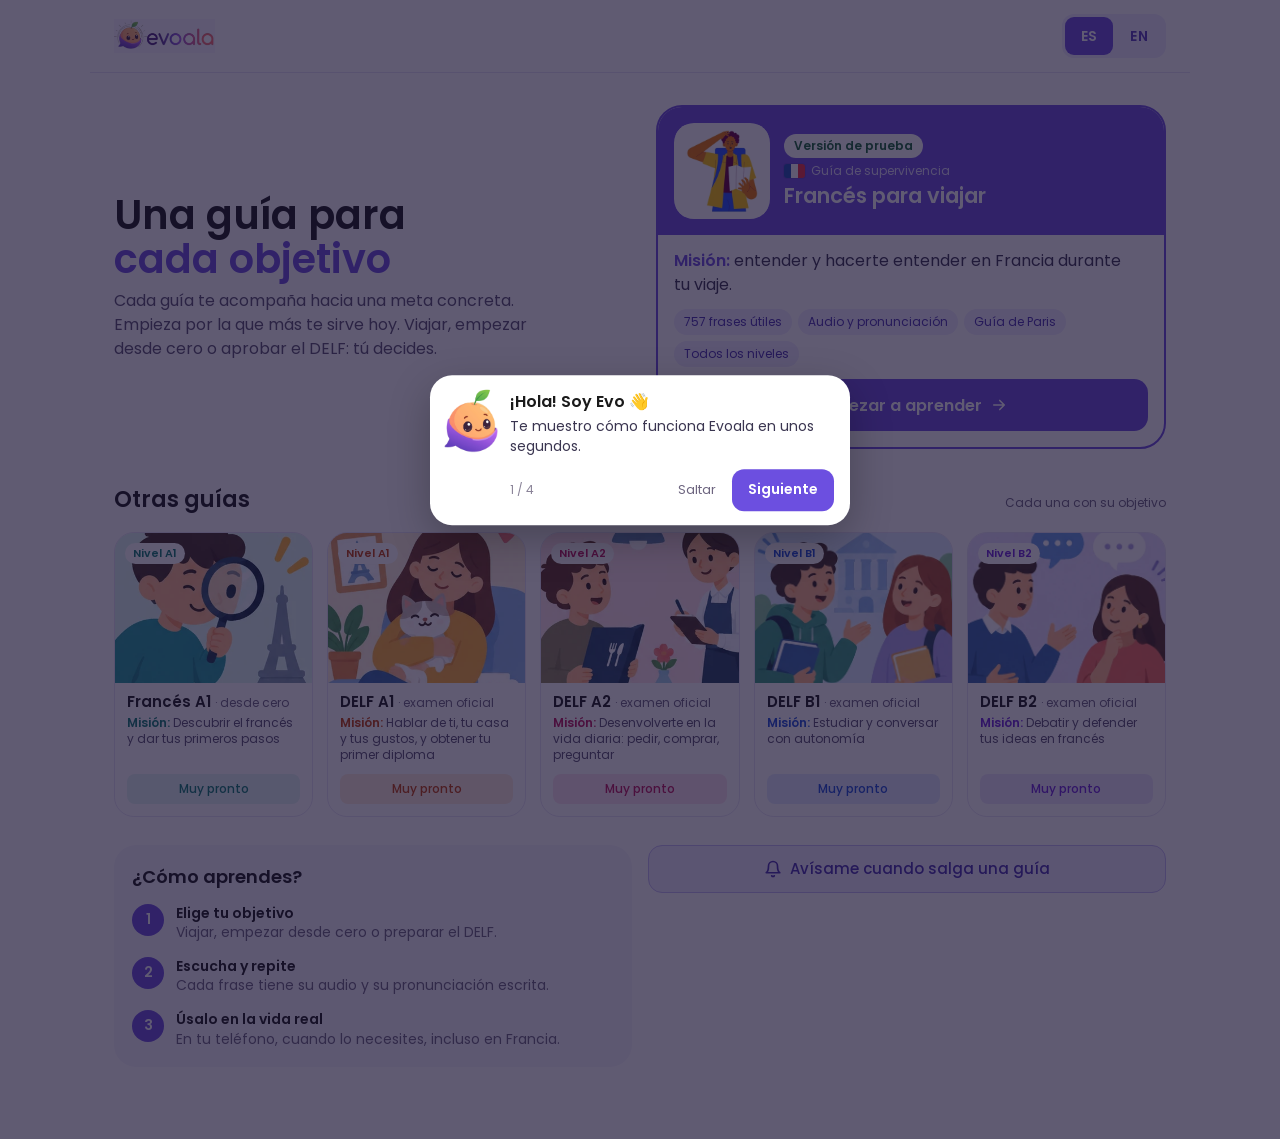
<file: index.html>
<!DOCTYPE html>
<html lang="es">
<head>
<meta charset="utf-8">
<meta name="viewport" content="width=device-width, initial-scale=1, viewport-fit=cover">
<title>Guía de supervivencia en Francia · Evoala</title>
<link href="https://fonts.googleapis.com/css2?family=Poppins:ital,wght@0,400;0,500;0,600;1,400&display=swap" rel="stylesheet">
<link rel="stylesheet" href="app.css">
</head>
<body>
<div class="app" id="app"></div>
<div class="toast" id="toast"></div>
<script src="app.js"></script>
</body>
</html>
</file>
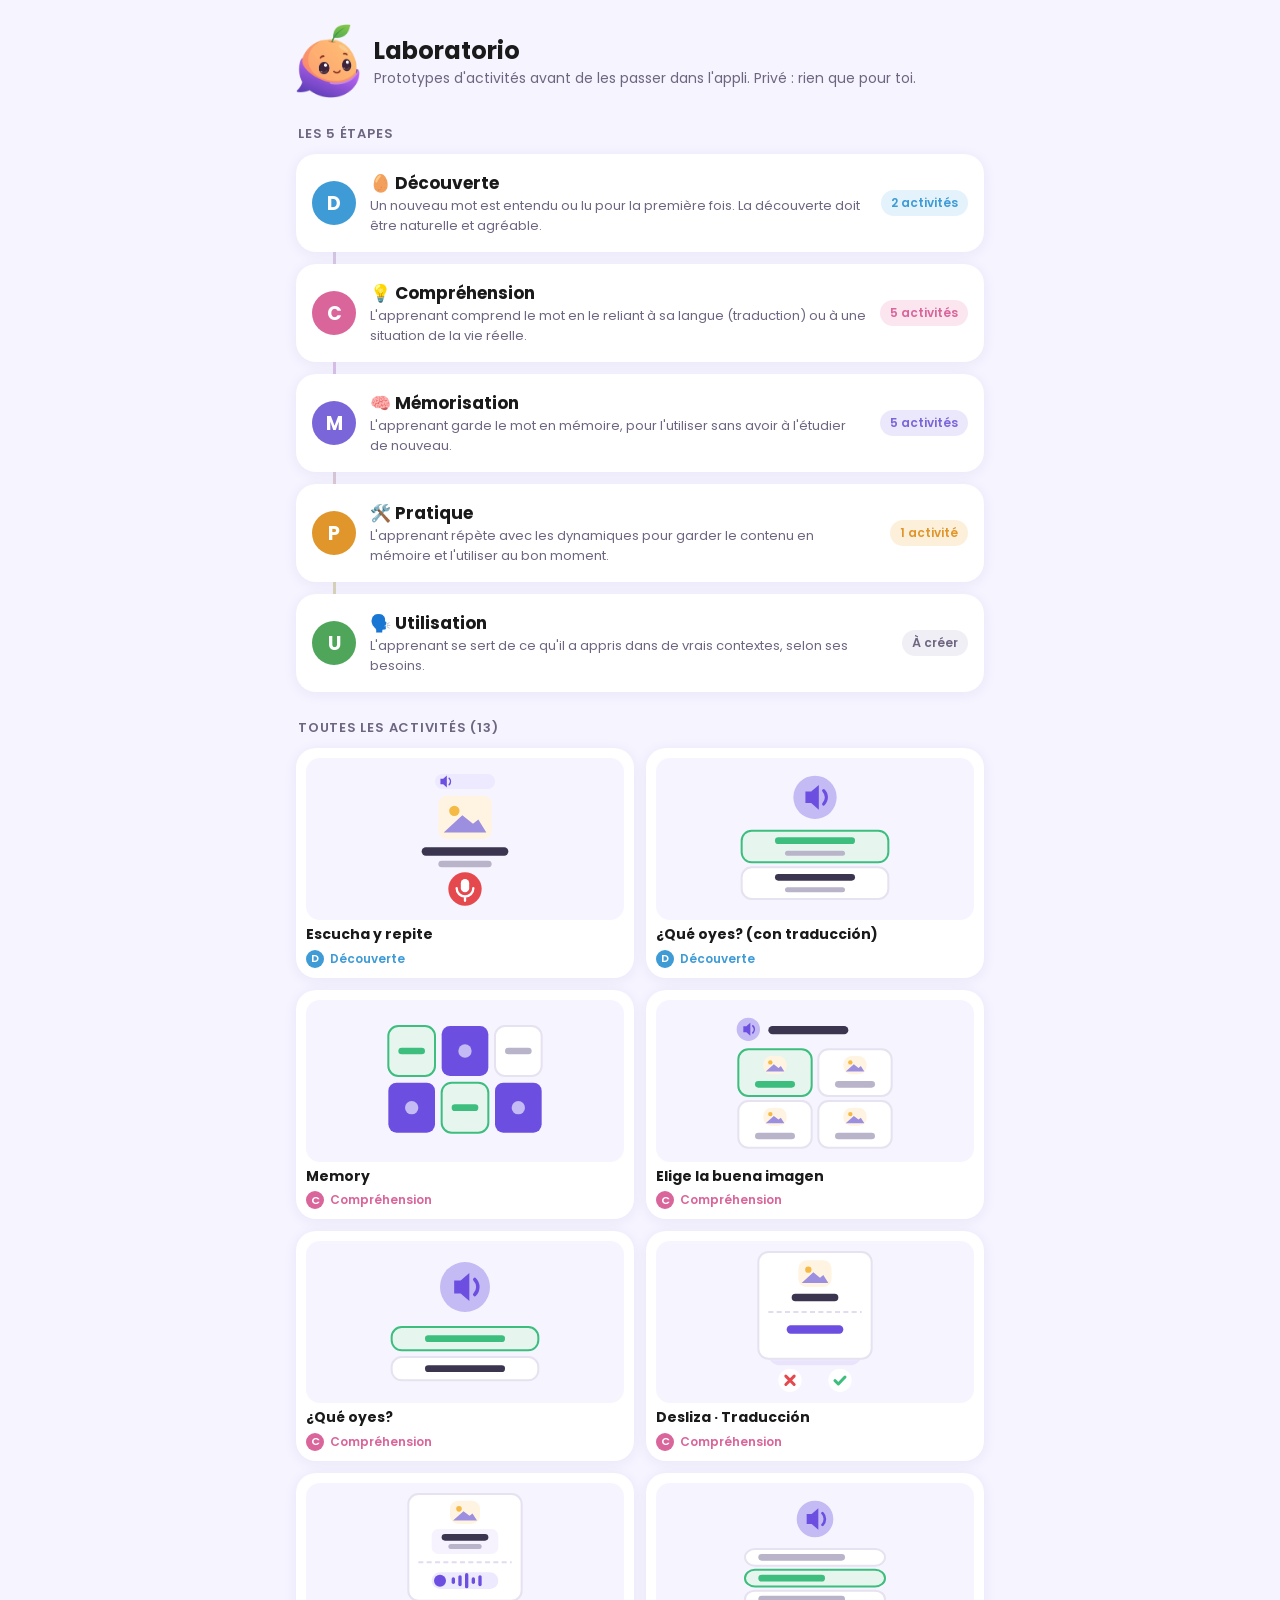
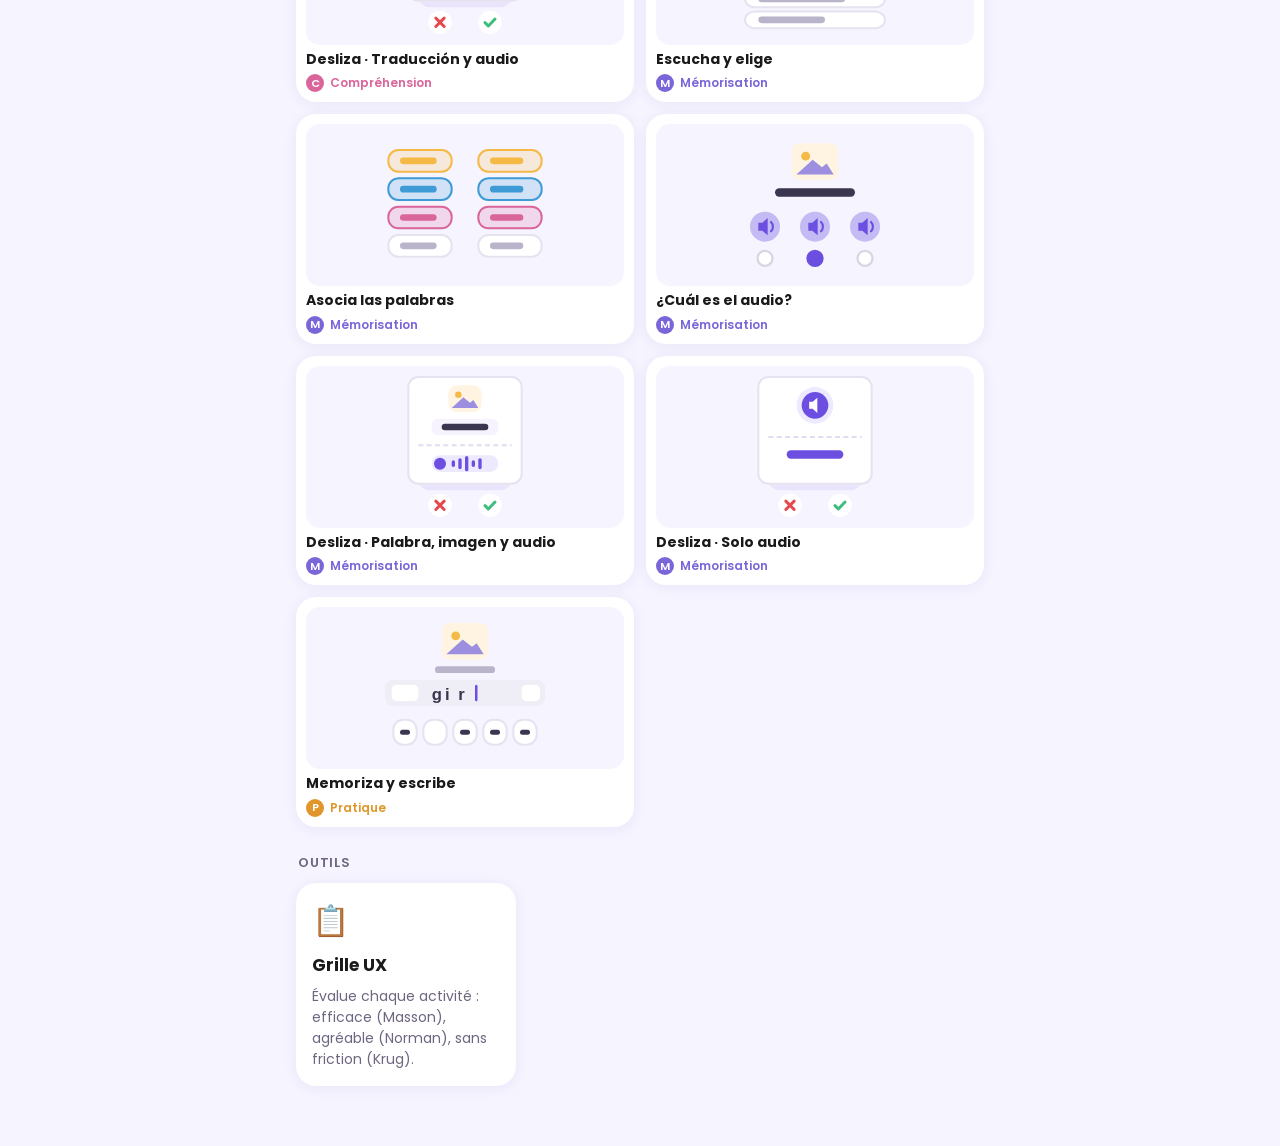
<file: lab/index.html>
<!doctype html>
<html lang="fr">
<head>
<meta charset="utf-8"><meta name="viewport" content="width=device-width,initial-scale=1">
<meta name="robots" content="noindex,nofollow"><link rel="apple-touch-icon" href="apple-touch-icon.png"><link rel="icon" href="icon-192.png"><link rel="manifest" href="manifest.webmanifest"><meta name="apple-mobile-web-app-title" content="Lab Evoala"><meta name="theme-color" content="#6C4FE0">
<title>Laboratorio · Evoala</title>
<link rel="stylesheet" href="lab.css">
<style>
  .hero{display:flex;gap:14px;align-items:center;margin:6px 0 22px}
  .hero img{width:64px}
  .hero h1{margin:0;font-size:24px}
  .sec{font-size:13px;font-weight:600;color:var(--gray);text-transform:uppercase;letter-spacing:.06em;margin:26px 2px 10px}

  /* Les 5 étapes : un parcours vertical relié par une ligne */
  .etapes{position:relative;display:grid;gap:12px}
  .etapes::before{content:"";position:absolute;left:37px;top:30px;bottom:30px;width:3px;border-radius:3px;
    background:linear-gradient(#3E9BD6,#D9659B,#7B66D9,#E0962A,#4FA65A);opacity:.35}
  .etape{position:relative;display:flex;align-items:center;gap:14px;text-decoration:none;color:inherit;transition:transform .15s}
  .etape:active{transform:scale(.98)}
  .lettre{width:44px;height:44px;flex:none;border-radius:50%;display:grid;place-items:center;font-weight:700;font-size:19px;color:#fff;
    background:var(--c);box-shadow:0 0 0 5px #fff}
  .etape .txt{flex:1;min-width:0}
  .etape b{font-size:17px;display:block}
  .etape .muted{font-size:13px;display:-webkit-box;-webkit-line-clamp:2;-webkit-box-orient:vertical;overflow:hidden}
  .nb{flex:none;font-size:12px;font-weight:600;padding:4px 10px;border-radius:999px;background:var(--f);color:var(--c);white-space:nowrap}
  .nb.vide{background:#F1EFF6;color:var(--gray)}
  .fleche{color:#C9C2E3;font-size:22px;flex:none}

  /* Page d'une étape */
  .tete{border-radius:var(--r);padding:18px;background:var(--f);margin-bottom:18px}
  .tete .row{gap:12px;flex-wrap:nowrap}
  .tete h1{margin:0;font-size:22px;color:var(--c)}
  .tete p{margin:10px 0 0;font-size:14px;line-height:1.5}
  .nav{display:flex;justify-content:space-between;gap:10px;margin-top:22px}
  .nav a{flex:1;text-decoration:none;font-size:14px;font-weight:600;padding:12px;border-radius:14px;background:#fff;color:var(--violet-dark);text-align:center;box-shadow:0 2px 10px rgba(60,40,140,.06)}

  .grid{display:grid;grid-template-columns:repeat(auto-fill,minmax(210px,1fr));gap:14px}
  .act{display:flex;flex-direction:column;gap:8px;text-decoration:none;color:inherit;transition:transform .15s}
  .act:active{transform:scale(.98)}
  .act .em{font-size:30px}
  /* aperçu : mini schéma de l'écran de l'activité */
  .ap{display:block;border-radius:14px;background:var(--lav2);padding:8px;margin:-4px -4px 2px}
  .ap svg{display:block;width:100%;height:auto;max-height:150px}
  /* menu de toutes les activités : 2 colonnes compactes */
  .menu{display:grid;grid-template-columns:1fr 1fr;gap:12px}
  .mini{display:flex;flex-direction:column;gap:6px;text-decoration:none;color:inherit;padding:10px}
  .mini b{font-size:14px;line-height:1.25}
  .mini .ap{margin:0;padding:6px}
  .mini .et{display:inline-flex;align-items:center;gap:6px;font-size:12px;font-weight:600;color:var(--c)}
  .mini .et i{width:18px;height:18px;border-radius:50%;background:var(--c);color:#fff;font-style:normal;font-size:11px;display:grid;place-items:center}
  .act b{font-size:17px}
  .act.new{border:2px dashed #CFC6F2;box-shadow:none;background:transparent;align-items:center;justify-content:center;text-align:center;color:var(--gray);min-height:150px}
</style>
</head>
<body>
<div class="wrap" id="app"></div>
<script src="acts.js"></script>
<script src="apercus.js"></script>
<script>
// Accueil du labo : les 5 étapes de la méthode (acts.js), puis la page de chaque étape (#decouverte, #comprehension…)
const ST = { proto: ["Prototype", ""], test: ["En test", "test"], ok: ["Prête pour l'appli", "ok"] };

// Note de la grille UX (enregistrée sur cet appareil par grille.html)
let UX = {}; try { UX = (JSON.parse(localStorage.getItem("evolab-grille-ux")) || {}).evals || {}; } catch (e) {}
function uxTag(t){ const ev = UX[t]; if(!ev) return ""; const v = Object.values(ev.notes || {}); if(!v.length) return "";
  const p = Math.round(v.reduce((a,b)=>a+b,0) / (v.length*3) * 100), c = v.length < 18 ? "" : p >= 80 ? "ok" : "test";
  return ` <span class="tag ${c}">UX ${p} %${v.length < 18 ? " · en cours" : ""}</span>`; }

const actsDe = id => ACTS.filter(a => a.etape === id);
const nbTxt = n => n ? `${n} activité${n > 1 ? "s" : ""}` : "À créer";
const vars = e => `--c:${e.couleur};--f:${e.fond}`;

function carteAct(a){
  return `<a class="card act" href="${a.href}">${a.apercu ? `<span class="ap">${Apercu(a.apercu)}</span>` : `<span class="em">${a.em}</span>`}<b>${a.title}</b>
    <span class="muted">${a.desc}</span><span><span class="tag ${ST[a.status][1]}">${ST[a.status][0]}</span>${uxTag(a.title)}</span></a>`;
}

function accueil(){
  const sansEtape = ACTS.filter(a => !ETAPES.some(e => e.id === a.etape));
  return `<div class="hero"><img src="/img/ui/evo.png" alt=""><div><h1>Laboratorio</h1>
      <div class="muted">Prototypes d'activités avant de les passer dans l'appli. Privé : rien que pour toi.</div></div></div>
    <div class="sec">Les 5 étapes</div>
    <div class="etapes">${ETAPES.map(e => { const n = actsDe(e.id).length;
      return `<a class="card etape" href="#${e.id}" style="${vars(e)}"><span class="lettre">${e.lettre}</span>
        <span class="txt"><b>${e.em} ${e.nom}</b><span class="muted">${e.desc}</span></span>
        <span class="nb ${n ? "" : "vide"}">${nbTxt(n)}</span></a>`; }).join("")}</div>
    ${sansEtape.length ? `<div class="sec">Sans étape</div><div class="grid">${sansEtape.map(carteAct).join("")}</div>` : ""}
    <div class="sec">Toutes les activités (${ETAPES.reduce((n, e) => n + actsDe(e.id).length, 0)})</div>
    <div class="menu">${ETAPES.flatMap(e => actsDe(e.id).map(a => `<a class="card mini" href="${a.href}" style="${vars(e)}">
      <span class="ap">${Apercu(a.apercu)}</span><b>${a.title}</b><span class="et"><i>${e.lettre}</i>${e.nom}</span></a>`)).join("")}</div>
    <div class="sec">Outils</div>
    <div class="grid"><a class="card act" href="grille.html"><span class="em">📋</span><b>Grille UX</b>
      <span class="muted">Évalue chaque activité : efficace (Masson), agréable (Norman), sans friction (Krug).</span></a></div>`;
}

function pageEtape(e){
  const i = ETAPES.indexOf(e), prec = ETAPES[i-1], suiv = ETAPES[i+1], acts = actsDe(e.id);
  return `<div class="top"><a class="back" href="#" aria-label="Retour aux étapes">‹</a><h1>Étape ${i+1} sur 5</h1></div>
    <div class="tete" style="${vars(e)}"><div class="row"><span class="lettre">${e.lettre}</span><h1>${e.em} ${e.nom}</h1></div><p>${e.desc}</p></div>
    <div class="grid">${acts.map(carteAct).join("")}
      <div class="card act new"><span class="em">＋</span><span>${acts.length ? "Prochaine activité" : "Première activité"} :<br>dis-moi ton idée</span></div></div>
    <div class="nav">${prec ? `<a href="#${prec.id}">‹ ${prec.nom}</a>` : `<span style="flex:1"></span>`}${suiv ? `<a href="#${suiv.id}">${suiv.nom} ›</a>` : `<span style="flex:1"></span>`}</div>`;
}

function afficher(){
  const e = ETAPES.find(x => "#" + x.id === location.hash);
  document.getElementById("app").innerHTML = e ? pageEtape(e) : accueil();
  document.title = (e ? e.nom + " · " : "") + "Laboratorio · Evoala";
  window.scrollTo(0, 0);
}
addEventListener("hashchange", afficher);
afficher();
</script>
</body>
</html>
</file>
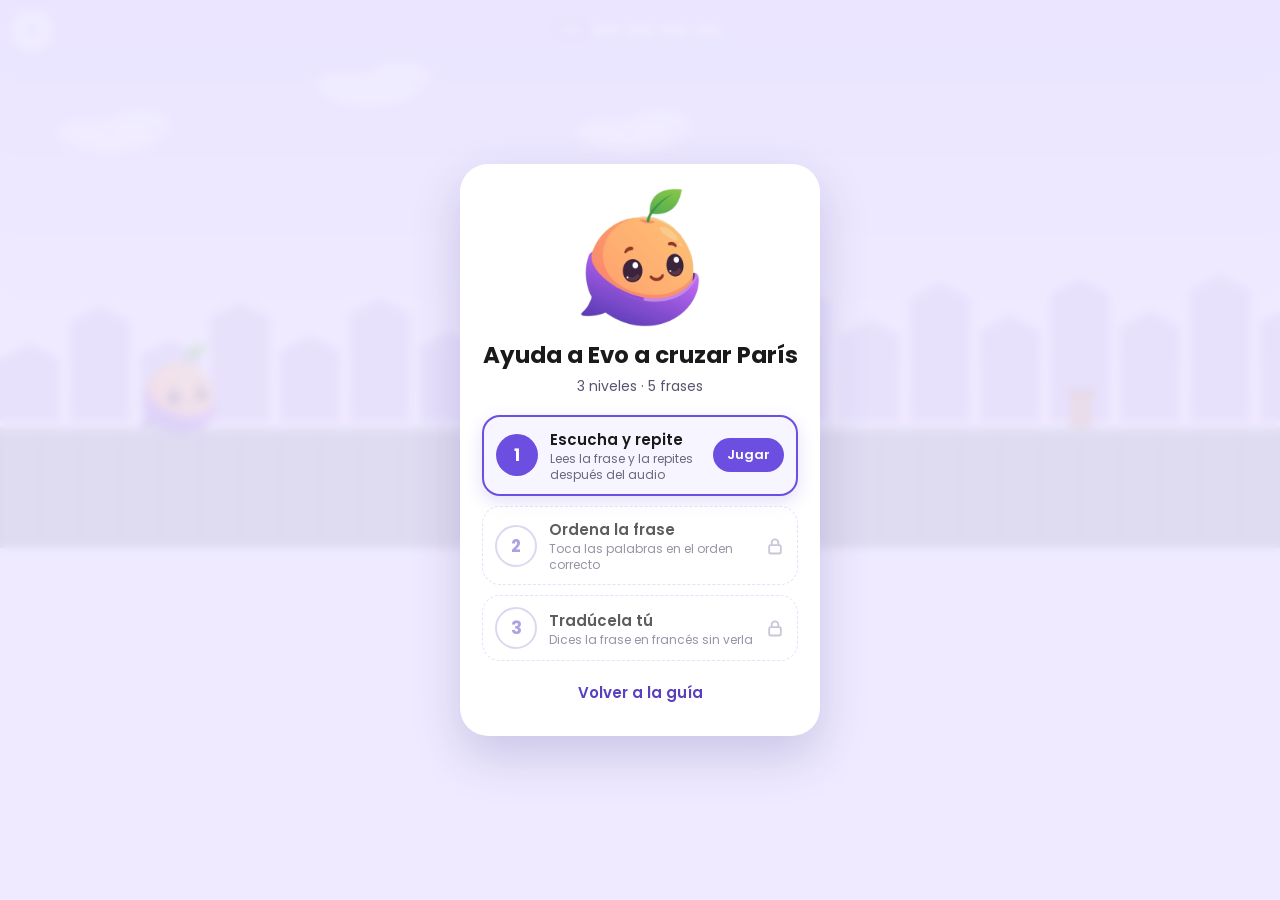
<file: juego.html>
<!DOCTYPE html>
<html lang="es">
<head>
<meta charset="utf-8">
<meta name="viewport" content="width=device-width, initial-scale=1, viewport-fit=cover, user-scalable=no">
<title>Evo cruza París · Evoala</title>
<link href="https://fonts.googleapis.com/css2?family=Poppins:wght@400;500;600;700&display=swap" rel="stylesheet">
<style>
  *{box-sizing:border-box;-webkit-tap-highlight-color:transparent}
  html,body{margin:0;height:100%;overflow:hidden;font-family:Poppins,system-ui,sans-serif;color:#1A1A1A;background:#EFEBFF}
  #game{position:fixed;inset:0;display:flex;flex-direction:column}
  #scene{position:relative;flex:1;min-height:0}
  canvas{display:block;width:100%;height:100%}
  .hud{position:absolute;top:calc(10px + env(safe-area-inset-top));left:12px;right:12px;display:flex;align-items:center;gap:10px;pointer-events:none}
  .hud .back{pointer-events:auto;width:40px;height:40px;border-radius:50%;background:rgba(255,255,255,.9);display:grid;place-items:center;border:0}
  .hud .back svg{width:18px;height:18px;fill:none;stroke:#5940BF;stroke-width:2.6;stroke-linecap:round;stroke-linejoin:round}
  .dots{flex:1;display:flex;gap:6px;justify-content:center}
  .dots{min-width:0;padding:0 4px}
  .dots i{flex:0 1 28px;min-width:8px;height:8px;border-radius:999px;background:rgba(255,255,255,.75)}
  .dots i.ok{background:#6C4FE0}.dots i.help{background:#F5C58A}.dots i.now{background:#fff;box-shadow:0 0 0 2px #6C4FE0}
  .stars{min-width:40px;text-align:right;font-weight:700;color:#E08A00;font-size:16px}
  /* carte du mur */
  #card{flex:none;background:#fff;border-radius:24px 24px 0 0;box-shadow:0 -8px 24px rgba(40,20,120,.12);padding:16px 16px calc(16px + env(safe-area-inset-bottom));height:calc(352px + env(safe-area-inset-bottom));box-sizing:border-box;overflow:hidden;transition:transform .3s ease}
  #card.hide{transform:translateY(105%)}
  .kick{font-size:12px;font-weight:600;color:#5940BF;letter-spacing:.03em;text-transform:uppercase}
  .es{font-size:22px;font-weight:600;line-height:1.25;margin:2px 0 4px}
  .help{font-size:13px;color:#6E6680;min-height:20px}
  .hint{display:inline-block;margin-top:4px;background:#EEEBFD;color:#5940BF;border-radius:999px;padding:2px 12px;font-size:14px;font-weight:500}
  .row{display:flex;gap:10px;margin-top:12px}
  button{font:inherit;border:0;cursor:pointer;color:inherit}
  .row{align-items:center;justify-content:flex-start;gap:12px;padding:0 4px}
  .helpers{margin-left:auto;display:flex;gap:10px}
  /* micro rond, comme WhatsApp : des cercles transparents qui grandissent pour inviter à toucher */
  .mic{position:relative;width:84px;height:84px;border-radius:50%;background:none;padding:0;display:grid;place-items:center;flex:none}
  .mic .disc{position:relative;z-index:2;width:76px;height:76px;border-radius:50%;background:#6C4FE0;color:#fff;display:grid;place-items:center;box-shadow:0 6px 16px rgba(108,79,224,.35);transition:background .2s,transform .15s}
  .mic:active .disc{transform:scale(.94)}
  .mic .disc svg{width:32px;height:32px}
  .mic .ring{position:absolute;inset:4px;border-radius:50%;background:rgba(108,79,224,.28);animation:ring 2.2s ease-out infinite}
  .mic .ring.r2{animation-delay:1.1s}
  @keyframes ring{0%{transform:scale(1);opacity:.9}100%{transform:scale(1.7);opacity:0}}
  .mic.rec .disc{background:#D6336C;box-shadow:0 6px 16px rgba(214,51,108,.4)}
  .mic.rec .ring{background:rgba(214,51,108,.32);animation-duration:1.1s}
  .mic.rec .ring.r2{animation-delay:.55s}
  .mic.wait .disc{background:#A99BEA}
  .mic.wait .ring{animation:none;opacity:0}
  .miclab{text-align:left;padding-left:2px;font-size:14px;font-weight:600;color:#5940BF;margin-top:8px;min-height:20px}
  .mic.rec + * {}
  .sq{flex:none;width:58px;height:58px;border-radius:16px;background:#EEEBFD;display:grid;place-items:center}
  .sq svg{width:22px;height:22px}
  .sq.hintb svg{fill:none;stroke:#C25A00;stroke-width:2.2;stroke-linecap:round;stroke-linejoin:round}
  .sq.hintb{background:#FFF1E0}
  .fb{margin-top:10px;border-radius:12px;padding:8px 12px;font-size:14px;line-height:1.35;display:none}
  .fb.ok{display:block;background:#E6F6EE;color:#14532D}
  .fb.mid{display:block;background:#FFF4E6;color:#7A3E00}
  .fb.ko{display:block;background:#FDECEF;color:#8A1538}
  .fb small{display:block;opacity:.8;font-size:12px}
  .skip{display:none;width:100%;height:46px;margin-top:8px;border-radius:14px;background:#FFF1E0;color:#A34A00;font-weight:600}
  /* écrans début / fin */
  .over{position:fixed;inset:0;z-index:5;display:flex;align-items:center;justify-content:center;padding:24px;background:rgba(239,235,255,.86);backdrop-filter:blur(4px);-webkit-backdrop-filter:blur(4px)}
  .over[hidden]{display:none}
  .panel{background:#fff;border-radius:28px;padding:24px 22px;max-width:360px;width:100%;text-align:center;box-shadow:0 20px 50px rgba(40,20,120,.18)}
  .panel img{width:120px;height:auto;animation:bob 1.4s ease-in-out infinite}
  @keyframes bob{50%{transform:translateY(-8px) rotate(-4deg)}}
  .panel h1{font-size:23px;margin:8px 0 6px;line-height:1.2}
  .panel p{font-size:14px;color:#5A5370;line-height:1.5;margin:0 0 18px}
  .go{display:flex;align-items:center;justify-content:center;width:100%;height:56px;border-radius:16px;background:#6C4FE0;color:#fff;font-size:17px;font-weight:600;text-decoration:none}
  .again2{display:block;width:100%;height:50px;margin-top:10px;border-radius:16px;background:#fff;border:1.5px solid #CFC8EA;color:#5940BF;font-size:15px;font-weight:600}
  .big{font-size:38px;letter-spacing:4px;margin:4px 0;color:#F5A623}
  .res{list-style:none;padding:0;margin:0 0 18px;text-align:left;font-size:14px}
  .res li{display:flex;gap:8px;padding:6px 0;border-top:1px solid #EFEDF6}
  .res li b{font-weight:600}.res li span{color:#6E6680;margin-left:auto;white-space:nowrap}
  .note{font-size:12px;color:#8A8398;margin-top:12px}
  /* tutoriel dans le jeu : projecteur sur une zone */
  .tblock{position:fixed;inset:0;z-index:20}
  .spot{position:fixed;z-index:21;border-radius:18px;pointer-events:none;box-shadow:0 0 0 9999px rgba(22,14,48,.68);transition:top .45s ease,left .45s ease,width .45s ease,height .45s ease,border-radius .45s ease}
  .tbub{position:fixed;z-index:22;left:14px;right:14px;max-width:420px;margin:0 auto;background:#fff;border-radius:22px;padding:14px 16px 14px 14px;box-shadow:0 14px 40px rgba(0,0,0,.25);display:flex;gap:12px;align-items:flex-start;transition:top .45s ease}
  .tbub img{width:54px;height:auto;flex:none}
  .tbub b{display:block;font-size:16px;font-weight:600;margin-bottom:2px}
  .tbub p{margin:0;font-size:14px;line-height:1.45;color:#3A3550}
  .tbub .bf{display:flex;justify-content:flex-end;margin-top:10px}
  .tbub button{height:42px;padding:0 18px;border-radius:12px;background:#6C4FE0;color:#fff;font-weight:600;font-size:14px}
  /* niveaux */
  .sub{font-size:15px;color:#6E6680;font-style:italic;margin:0 0 2px}
  #card.lvl2 .row .mic, #card.lvl2 #hintb, #card.lvl2 .miclab{display:none}
  #card.lvl2 .row{justify-content:flex-end;margin-top:8px}
  #card{position:relative}
  #card.lvl2 .skip{position:absolute;left:16px;right:96px;bottom:calc(20px + env(safe-area-inset-bottom));width:auto;height:52px;margin:0}
  .ans{display:none;margin-top:10px;min-height:58px;border-radius:16px;border:2px dashed #CFC8EA;background:#FBFAFF;padding:7px;flex-wrap:wrap;gap:8px;align-items:center;transition:background .2s,border-color .2s}
  .pool{display:none;flex-wrap:wrap;gap:8px;justify-content:center;margin-top:12px}
  #card.lvl2 .ans,#card.lvl2 .pool{display:flex}
  /* niveau 2 : on vérifie seulement quand la personne confirme (elle peut relire sa phrase avant) */
  .okb{display:none;flex:1;height:56px;margin-right:12px;border-radius:16px;background:#1F8A70;color:#fff;font:600 17px Poppins,sans-serif;box-shadow:0 4px 0 #166B57;transition:opacity .2s,transform .1s}
  .okb:disabled{opacity:.35;box-shadow:none}
  .okb:not(:disabled):active{transform:translateY(2px);box-shadow:0 2px 0 #166B57}
  #card.lvl2 .okb{display:block}
  .ans.ok{border:2px solid #1F8A70;background:#E6F6EE}.ans.bad{border-color:#E8590C;background:#FFF4E6;animation:shake .4s}
  @keyframes shake{25%{transform:translateX(-6px)}75%{transform:translateX(6px)}}
  .tok{height:46px;padding:0 16px;border-radius:12px;background:#fff;color:#1A1A1A;border:1.5px solid #DCD5FA;box-shadow:0 3px 0 #DCD5FA;font-size:17px;font-weight:500}
  .ans .tok{background:#6C4FE0;color:#fff;border-color:#6C4FE0;box-shadow:none}
  .ans.ok .tok{background:#1F8A70;border-color:#1F8A70}
  .tok.gone{visibility:hidden}
  .lvls{display:flex;flex-direction:column;gap:10px;text-align:left;margin:4px 0 6px}
  .lv{display:flex;align-items:center;gap:12px;width:100%;border-radius:18px;padding:11px 12px;border:1.5px solid #E7E4F5;background:#fff;text-align:left}
  .lv.next{border:2px solid #6C4FE0;background:#F7F5FF;box-shadow:0 6px 18px rgba(108,79,224,.18)}
  .lv.lock{border-style:dashed;border-color:#DCD5FA;opacity:.7;cursor:default}
  .lv b{display:block;font-size:15px;font-weight:600}.lv small{font-size:12px;color:#6E6680;line-height:1.35;display:block}
  .lv .tx{flex:1}
  .lv .go2{height:34px;padding:0 14px;border-radius:999px;background:#6C4FE0;color:#fff;font-size:13px;font-weight:600;display:flex;align-items:center}
  .lv .done{font-size:13px;font-weight:600;color:#1F8A70}
  /* niveau terminé : « Hecho » en haut à droite, bouton « recommencer » en bas à droite */
  .lv.done{align-items:stretch}
  .lv.done .cir{align-self:center}.lv.done .tx{align-self:center}
  .lv .dcol{display:flex;flex-direction:column;align-items:flex-end;justify-content:space-between;gap:8px;min-height:62px}
  .lv .again{width:34px;height:34px;border-radius:50%;background:#E6F6EE;border:1.5px solid #1F8A70;display:grid;place-items:center}
  .lv .again svg{width:18px;height:18px;fill:none;stroke:#1F8A70;stroke-width:2.4;stroke-linecap:round;stroke-linejoin:round}
  .lv .lk{width:20px;height:20px;fill:none;stroke:#B5AECB;stroke-width:2.2;stroke-linecap:round}
  .cir{flex:none;width:42px;height:42px;border-radius:50%;display:flex;align-items:center;justify-content:center;font-weight:700;font-size:17px;box-sizing:border-box}
  .cir.d{background:#1F8A70;color:#fff}.cir.n{background:#6C4FE0;color:#fff}.cir.t{border:2px solid #CFC8EA;color:#8A7BD8}
  .cirs{display:flex;align-items:center;justify-content:center;gap:4px;margin:6px 0 14px}
  .cirs .cir{width:38px;height:38px;font-size:16px}
  .cirs i{width:16px;height:2px;border-radius:2px;background:#E4DFF3}.cirs i.d{background:#1F8A70}
  .back2{display:block;margin-top:12px;font-size:15px;font-weight:600;color:#5940BF;text-decoration:none;padding:8px}
</style>
</head>
<body>
<div id="game">
  <div id="scene"><canvas id="cv"></canvas>
    <div class="hud"><a class="back" href="/" aria-label="Volver a la app"><svg viewBox="0 0 24 24"><path d="M15 6l-6 6 6 6"/></svg></a><div class="dots" id="dots"></div><div class="stars" id="stars"></div></div>
  </div>
  <div id="card" class="hide">
    <div class="kick" id="kick"></div>
    <div class="es" id="es"></div>
    <div class="sub" id="sub"></div>
    <div class="help" id="help">Dilo en francés para que Evo salte el muro</div>
    <div class="ans" id="ans"></div>
    <div class="pool" id="pool"></div>
    <div class="row">
      <button class="okb" id="okb" disabled>Confirmar</button>
      <button class="mic" id="mic" aria-label="Grabar"><i class="ring r1"></i><i class="ring r2"></i><span class="disc"><svg viewBox="0 0 24 24" fill="none" stroke="currentColor" stroke-width="2.2" stroke-linecap="round"><rect x="9" y="3" width="6" height="11" rx="3"/><path d="M5 11a7 7 0 0 0 14 0M12 18v3"/></svg></span></button>
      <span class="helpers">
      <button class="sq hintb" id="hintb" aria-label="Pista"><svg viewBox="0 0 24 24"><path d="M9 18h6M10 21h4M12 3a6 6 0 0 0-3.5 10.9c.6.5 1 1.2 1 2.1h5c0-.9.4-1.6 1-2.1A6 6 0 0 0 12 3z"/></svg></button>
      <button class="sq" id="lis" aria-label="Escuchar"><svg viewBox="0 0 24 24"><path fill="#5940BF" d="M4 9v6h4l5 4V5L8 9zm12.5 3a4.5 4.5 0 0 0-2.5-4v8a4.5 4.5 0 0 0 2.5-4zM14 3.2v2.1a7 7 0 0 1 0 13.4v2.1a9 9 0 0 0 0-17.6z"/></svg></button></span>
    </div>
    <div class="miclab" id="miclab">Dale clic para decirlo en francés</div>
    <div class="fb" id="fb"></div>
    <button class="skip" id="skip">Saltar con ayuda</button>
  </div>
</div>

<div class="over" id="start"><div class="panel">
  <img src="img/ui/evo.png" alt="">
  <h1>Ayuda a Evo a cruzar París</h1>
  <p id="startP">Evo corre por los techos de París. Delante de cada muro, <b>di la frase en francés</b> y Evo saltará.</p>
  <div class="lvls" id="lvls"></div>
  <button class="go" id="go">¡Vamos!</button>
  <a class="back2" id="back1" href="/">Volver a la guía</a>
</div></div>

<div class="over" id="end" hidden><div class="panel">
  <img src="img/ui/evo.png" alt="">
  <h1 id="endT">¡Bravo!</h1>
  <div class="cirs" id="endC"></div>
  <p id="endP"></p>
  <button class="go" id="nextLvl">Nivel 2 →</button>
  <a class="back2" id="back2" href="/">Volver a la guía</a>
</div></div>

<script>
/* ---------- Les phrases du parcours (du plus court au plus long) ---------- */
const PH = [
  { fr:"Merci", es:"Gracias", pr:"mer-SÍ", audio:["snd/p2.json","4c431b3930"] },
  { fr:"Bonjour", es:"Buenos días", pr:"bon-YÚR", audio:["snd/p2.json","426b3e4647"] },
  { fr:"Au revoir", es:"Hasta luego", pr:"o re-VUÁR", audio:["snd/p2.json","307939d20f"] },
  { fr:"S'il vous plaît", es:"Por favor", pr:"sil vu PLÉ", audio:["snd/p2.json","7c51a4172b"] },
  { fr:"Je ne comprends pas", es:"No entiendo", pr:"ye ne kom-pran PÁ", audio:["snd/p2.json","ea825df785"] },
];
// phrases envoyées par l'appli (bouton « Practicar »), sinon le parcours de démonstration
let SET = null; try{ SET = JSON.parse(sessionStorage.getItem("evoala-game")); }catch(e){}
if(SET && Array.isArray(SET.items) && SET.items.length) PH.splice(0, PH.length, ...SET.items);
else if((SET && SET.lang || (()=>{ try{ return localStorage.getItem("evoala-lang"); }catch(e){ return ""; } })()) === "en")   // parcours de démonstration en anglais
  ["Thank you", "Hello", "Goodbye", "Please", "I don't understand"].forEach((v, i) => PH[i].es = v);
const EN = (SET && SET.lang || (()=>{ try{ return localStorage.getItem("evoala-lang"); }catch(e){ return ""; } })()) === "en";
const T = EN ? { help:"Say it in French so Evo jumps the wall", mic:"Tap to say it in French", rec:"Listening… (tap to finish)", wait:"Checking…", wall:"Wall", of:"of",
    ok:"Great job!", almost:"Almost!", almostS:"Listen and try again.", no:"Evo couldn't jump.", noS:"Try again.", heard:"We heard", silent:"We couldn't hear you.", silentS:"Speak a little louder, close to the phone.",
    unclear:"We didn't understand.", unclearS:"Listen to the model and repeat slowly.", skip:"Jump with help", first:"first try", help2:"with help", practice:"with practice",
    perfect:"Perfect!",great:"Excellent!", l1:"Listen and repeat", l1s:"Read the phrase and repeat it after the audio", l2:"Put the phrase in order", l2s:"Tap the words in the right order", l3:"Say it yourself", l3s:"Say the phrase in French without seeing it",
    play:"Play", done:"Done", again:"Play again", nlv:"Level", lvdone:"completed!", nextL:"Level", order:"Build the phrase in French:", orderS:"Put the syllables in order:", wrong:"Not quite.", wrongS:"Listen and try again.", rep:"Listen and repeat in French", startL:"3 levels", e1:"Great! Now put the phrases in order.", e2:"You can build them. Ready to say them without seeing them?", e3:"You master these phrases. Bravo!", tutoBack:"Continue", lvl3:"Level 3",  bravo:"Bravo!", made:"You made it!", again:"Play again", back:"Back to the guide", start:"Help Evo cross Paris", startP:"Evo runs across the rooftops of Paris. In front of each wall, <b>say the phrase in French</b> and Evo will jump.", go:"Let's go!", phr:"phrases" }
  : { help:"Dilo en francés para que Evo salte el muro", mic:"Dale clic para decirlo en francés", rec:"Te escucho… (toca para terminar)", wait:"Escuchando…", wall:"Muro", of:"de",
    ok:"¡Muy bien!", almost:"¡Casi!", almostS:"Escucha y vuelve a intentarlo.", no:"Evo no pudo saltar.", noS:"Inténtalo otra vez.", heard:"Entendimos", silent:"No te escuchamos.", silentS:"Habla un poco más fuerte, cerca del teléfono.",
    unclear:"No te entendimos.", unclearS:"Escucha el modelo y repite despacio.", skip:"Saltar con ayuda", first:"a la primera", help2:"con ayuda", practice:"con práctica",
    perfect:"¡Perfecto!",great:"¡Excelente!", l1:"Escucha y repite", l1s:"Lees la frase y la repites después del audio", l2:"Ordena la frase", l2s:"Toca las palabras en el orden correcto", l3:"Tradúcela tú", l3s:"Dices la frase en francés sin verla",
    play:"Jugar", done:"Hecho", again:"Volver a jugar", nlv:"Nivel", lvdone:"completado!", nextL:"Nivel", order:"Forma la frase en francés:", orderS:"Ordena las sílabas:", wrong:"Casi.", wrongS:"Escucha y vuelve a intentarlo.", rep:"Escucha y repite en francés", startL:"3 niveles", e1:"¡Muy bien! Ahora ordena las frases.", e2:"Ya sabes formarlas. ¿Te atreves a decirlas sin verlas?", e3:"Dominas estas frases. ¡Bravo!", tutoBack:"Continuar", lvl3:"Nivel 3",  bravo:"¡Bravo!", made:"¡Llegaste!", again:"Jugar otra vez", back:"Volver a la guía", start:"Ayuda a Evo a cruzar París", startP:"Evo corre por los techos de París. Delante de cada muro, <b>di la frase en francés</b> y Evo saltará.", go:"¡Vamos!", phr:"frases" };
const $ = id => document.getElementById(id);
document.documentElement.lang = EN ? "en" : "es";
if(EN){ $("help").textContent = T.help; document.title = "Evo crosses Paris · Evoala";
  [[".hud .back", "Back to the app"], ["#mic", "Record"], ["#hintb", "Hint"], ["#lis", "Listen"]].forEach(([q, v]) => document.querySelector(q)?.setAttribute("aria-label", v)); }
// niveaux faits pour cette carte / page (0 à 3), gardés pour l'appli
const LKEY = SET && SET.key ? SET.key : "demo";
const lvDone = () => { try{ return (JSON.parse(localStorage.getItem("evoala-levels") || "{}") || {})[LKEY] || 0; }catch(e){ return 0; } };
function saveLv(n){ try{ const B = JSON.parse(localStorage.getItem("evoala-levels") || "{}") || {}; if(!(B[LKEY] >= n)){ B[LKEY] = n; localStorage.setItem("evoala-levels", JSON.stringify(B)); } }catch(e){} }
let LV = SET && SET.tuto ? 1 : Math.min(3, lvDone() + 1);
const esc = s => String(s).replace(/[&<>"]/g, c => ({"&":"&amp;","<":"&lt;",">":"&gt;",'"':"&quot;"})[c]);

/* ---------- Dessin de la scène ---------- */
const cv = $("cv"), ctx = cv.getContext("2d");
const evo = new Image(); evo.src = "img/ui/evo.png";
const evoHappy = new Image(); evoHappy.src = "img/ui/evo-happy.png";   // bouche ouverte, quand la phrase est réussie
let W = 0, H = 0, DPR = 1;
function resize(){ const r = cv.getBoundingClientRect(); DPR = Math.min(2, window.devicePixelRatio || 1);
  if(Math.abs(r.width - W) < .5 && Math.abs(r.height - H) < .5 && cv.width) return;     // rien n'a changé : on ne vide pas le dessin
  W = r.width; H = r.height; cv.width = W * DPR; cv.height = H * DPR; ctx.setTransform(DPR, 0, 0, DPR, 0, 0);
  if(G) drawFrame(0); }
addEventListener("resize", resize);
if(window.ResizeObserver) new ResizeObserver(() => resize()).observe(cv);   // la carte change de hauteur : on redimensionne le dessin pour ne pas déformer Evo

const GAP = 560, SPEED = 170;             // distance entre les murs, vitesse de course (px/s)
let G;                                    // état de la partie
function newGame(){
  G = { happy: 0, thinking: false, cardTok: 0, x: 0, i: 0, state: "run", t: 0, jumpT: 0, failT: 0, wallShake: 0, results: [], tries: 0, hintUsed: false, stars: 0, parts: [] };
  renderDots(); $("stars").textContent = "";
}
const wallX = i => (i + 1) * GAP;          // position des murs dans le monde
const groundY = () => H * 0.78;
const evoX = () => Math.min(W * 0.28, 140);

function roundRect(x, y, w, h, r){ ctx.beginPath(); ctx.moveTo(x + r, y); ctx.arcTo(x + w, y, x + w, y + h, r); ctx.arcTo(x + w, y + h, x, y + h, r); ctx.arcTo(x, y + h, x, y, r); ctx.arcTo(x, y, x + w, y, r); ctx.closePath(); }

function drawSky(){
  const g = ctx.createLinearGradient(0, 0, 0, H); g.addColorStop(0, "#CFC4FF"); g.addColorStop(.7, "#F3EEFF"); g.addColorStop(1, "#FFF5EC");
  ctx.fillStyle = g; ctx.fillRect(0, 0, W, H);
  ctx.fillStyle = "rgba(255,255,255,.85)";                         // nuages
  for(let k = 0; k < 4; k++){ const cx = ((k * 260 - G.x * 0.08) % (W + 300) + W + 300) % (W + 300) - 150, cy = 70 + (k % 2) * 46 + 20;
    ctx.beginPath(); ctx.ellipse(cx, cy, 46, 16, 0, 0, 7); ctx.ellipse(cx + 30, cy - 10, 30, 16, 0, 0, 7); ctx.ellipse(cx - 28, cy - 4, 24, 12, 0, 0, 7); ctx.fill(); }
}
function drawSkyline(){
  const base = groundY() - 6, off = G.x * 0.3;
  ctx.fillStyle = "#B7AAEA";                                       // immeubles lointains
  for(let k = -1; k < W / 70 + 2; k++){ const wx = k * 70 - (off % 70), hh = 60 + ((Math.abs(Math.floor((k * 70 + off) / 70)) * 37) % 70);
    ctx.fillRect(wx, base - hh, 60, hh); ctx.beginPath(); ctx.moveTo(wx - 4, base - hh); ctx.lineTo(wx + 30, base - hh - 18); ctx.lineTo(wx + 64, base - hh); ctx.fill(); }
  const ex = ((900 - off * 0.6) % (W + 600) + W + 600) % (W + 600) - 200, eb = base;   // tour Eiffel (simple)
  ctx.strokeStyle = "#9A8AE0"; ctx.lineWidth = 3; ctx.beginPath();
  ctx.moveTo(ex - 40, eb); ctx.quadraticCurveTo(ex - 10, eb - 70, ex - 4, eb - 170); ctx.lineTo(ex, eb - 200); ctx.lineTo(ex + 4, eb - 170); ctx.quadraticCurveTo(ex + 10, eb - 70, ex + 40, eb);
  ctx.moveTo(ex - 26, eb - 40); ctx.lineTo(ex + 26, eb - 40); ctx.moveTo(ex - 14, eb - 100); ctx.lineTo(ex + 14, eb - 100); ctx.stroke();
}
function drawRoof(){
  const y = groundY();
  ctx.fillStyle = "#7E879C"; ctx.fillRect(0, y, W, H - y);           // toit en zinc
  ctx.fillStyle = "#6E778C"; for(let k = -1; k < W / 40 + 2; k++){ const sx = k * 40 - (G.x % 40); ctx.fillRect(sx, y + 6, 3, H - y); }
  ctx.fillStyle = "#99A2B5"; ctx.fillRect(0, y, W, 6);
  for(let k = -1; k < W / 300 + 2; k++){ const cx = k * 300 + 170 - (G.x % 300);   // cheminées
    ctx.fillStyle = "#C98A6B"; ctx.fillRect(cx, y - 34, 22, 34); ctx.fillStyle = "#A96F55"; ctx.fillRect(cx - 3, y - 38, 28, 6); }
}
function drawWalls(){
  const y = groundY();
  PH.forEach((p, i) => {
    const sx = wallX(i) - G.x + evoX() + 70; if(sx < -80 || sx > W + 80) return;
    const done = i < G.i, shake = i === G.i ? Math.sin(G.wallShake * 40) * G.wallShake * 8 : 0;
    if(TH.noWalls) return;                 // métro : pas d'obstacle, la rame s'arrête à une station
    const w = 46, h = 96, x = sx + shake;
    ctx.save(); TH.obstacle(x, y, w, h, done); ctx.restore();
    ctx.fillStyle = done ? "#1F8A70" : "#6C4FE0"; ctx.beginPath(); ctx.arc(x + w / 2, y - h - 16, 11, 0, 7); ctx.fill();   // pastille numérotée
    ctx.fillStyle = "#fff"; ctx.font = "600 13px Poppins"; ctx.textAlign = "center"; ctx.fillText(done ? "✓" : String(i + 1), x + w / 2, y - h - 11.5);
  });
  // drapeau d'arrivée
  const fx = wallX(PH.length - 1) + 360 - G.x + evoX(); if(fx < W + 60 && !TH.noWalls){
    ctx.fillStyle = "#555"; ctx.fillRect(fx, y - 120, 4, 120);
    [["#1E4FB5",0],["#fff",1],["#EF3340",2]].forEach(([c, k]) => { ctx.fillStyle = c; ctx.fillRect(fx + 4 + k * 18, y - 120, 18, 36); });
  }
}
/* ---------- Décors selon la page (le fond et les obstacles suivent le thème) ----------
   roofs : toits de Paris (par défaut) · shop : boutique de vêtements · resto : bistrot · metro : station de métro · train : gare
   Pour ajouter un décor : une entrée dans THEMES (back = fond qui défile lentement, ground = sol, obstacle = ce qu'Evo saute)
   et la page correspondante dans THEME_OF (section / onglet, comme les adresses de l'appli). */
const THEME_OF = { s0t0: "street", s0t1: "roofs", s0t2: "square", s1t0: "shop", s1t1: "souvenirs", s1t2: "library",
  s2t0: "plane", s2t1: "boulevard", s2t2: "train", s3t0: "signs", s3t1: "metro", s3t2: "cinema",
  s4t0: "resto", s4t1: "cafe", s4t2: "bakery", s4t3: "market", s5t0: "hotel", s5t1: "flat",
  s6t0: "emergency", s6t1: "pharmacy", s6t2: "doctor", s7t0: "terrace", s7t1: "viewpoint", s7t2: "weather", s7t3: "prices",
  s8t0: "colors", s8t1: "numbers", s8t2: "district" };
const THEME = (() => { const m = String(SET && SET.back || "").match(/^s(\d+)t(\d+)/); return (m && THEME_OF[`s${m[1]}t${m[2]}`]) || "roofs"; })();
// répète un motif tous les `step` pixels, avec un numéro stable pour varier les éléments
function tile(step, speed, fn){ const off = G.x * speed; for(let k = -1; k < W / step + 2; k++){ const x = k * step - (off % step); fn(x, Math.abs(Math.floor((k * step + off) / step))); } }
const pick = (arr, n) => arr[n % arr.length];
function fillRR(x, y, w, h, r, c){ roundRect(x, y, w, h, r); ctx.fillStyle = c; ctx.fill(); }
const THEMES = {
  roofs: { back(){ drawSky(); drawSkyline(); }, ground: () => drawRoof(),
    obstacle(x, y, w, h, done){
      roundRect(x, y - h, w, h, 8); ctx.fillStyle = done ? "#C9BFF5" : "#6C4FE0"; ctx.fill();
      ctx.strokeStyle = done ? "rgba(255,255,255,.5)" : "rgba(255,255,255,.28)"; ctx.lineWidth = 2;
      for(let r = 1; r < 4; r++){ ctx.beginPath(); ctx.moveTo(x + 4, y - h + r * 24); ctx.lineTo(x + w - 4, y - h + r * 24); ctx.stroke();
        const o = r % 2 ? w / 2 : w / 4; ctx.beginPath(); ctx.moveTo(x + o, y - h + (r - 1) * 24 + 2); ctx.lineTo(x + o, y - h + r * 24 - 2); ctx.stroke(); }
    } },

  /* Boutique de vêtements : papier peint rayé, portants, mannequins, cabines ; parquet ; piles de boîtes */
  shop: {
    back(){
      const gy = groundY();
      ctx.fillStyle = "#FBF3EA"; ctx.fillRect(0, 0, W, gy);
      tile(36, .3, x => { ctx.fillStyle = "#F4E6DA"; ctx.fillRect(x, 0, 16, gy); });
      ctx.fillStyle = "#E9D6C6"; ctx.fillRect(0, gy - 26, W, 26); ctx.fillStyle = "#DEC6B3"; ctx.fillRect(0, gy - 28, W, 3);   // plinthe
      tile(260, .3, (x, n) => {
        const kind = n % 3;
        if(kind === 0){                                               // portant avec vêtements
          ctx.fillStyle = "#9A8F86"; ctx.fillRect(x, gy - 150, 150, 4); ctx.fillRect(x + 4, gy - 150, 3, 124); ctx.fillRect(x + 143, gy - 150, 3, 124);
          for(let i = 0; i < 6; i++){ const cx = x + 16 + i * 22, c = pick(["#C9BFF5", "#F2C9EB", "#9FD8C9", "#F5C58A", "#B7C8F2", "#E8A1A1"], n + i);
            ctx.strokeStyle = "#9A8F86"; ctx.lineWidth = 1.5; ctx.beginPath(); ctx.moveTo(cx, gy - 146); ctx.lineTo(cx, gy - 140); ctx.stroke();
            ctx.fillStyle = c; ctx.beginPath(); ctx.moveTo(cx - 12, gy - 136); ctx.lineTo(cx, gy - 141); ctx.lineTo(cx + 12, gy - 136); ctx.lineTo(cx + 9, gy - (i % 2 ? 80 : 95)); ctx.lineTo(cx - 9, gy - (i % 2 ? 80 : 95)); ctx.closePath(); ctx.fill(); }
        } else if(kind === 1){                                        // mannequin
          const cx = x + 70; ctx.fillStyle = "#E3D2C3";
          ctx.beginPath(); ctx.arc(cx, gy - 168, 11, 0, 7); ctx.fill();
          ctx.fillStyle = pick(["#6C4FE0", "#D96ECC", "#1F8A70"], n);
          ctx.beginPath(); ctx.moveTo(cx - 22, gy - 150); ctx.lineTo(cx + 22, gy - 150); ctx.lineTo(cx + 30, gy - 70); ctx.lineTo(cx - 30, gy - 70); ctx.closePath(); ctx.fill();
          ctx.fillStyle = "#9A8F86"; ctx.fillRect(cx - 2, gy - 70, 4, 44); ctx.fillRect(cx - 18, gy - 30, 36, 4);
        } else {                                                      // cabine d'essayage
          ctx.fillStyle = "#C9A98F"; ctx.fillRect(x + 10, gy - 190, 120, 6);
          ctx.fillStyle = "#B55D73";
          for(let i = 0; i < 6; i++){ ctx.beginPath(); ctx.ellipse(x + 20 + i * 20, gy - 105, 11, 82, 0, 0, 7); ctx.fill(); }
          ctx.fillStyle = "#B55D73"; ctx.font = "600 12px Poppins"; ctx.textAlign = "center"; ctx.fillText("CABINE", x + 70, gy - 196);
        }
      });
    },
    ground(){
      const y = groundY(); ctx.fillStyle = "#D8B48E"; ctx.fillRect(0, y, W, H - y);
      ctx.fillStyle = "#C79F78"; for(let r = 0; r < 6; r++) ctx.fillRect(0, y + 10 + r * 16, W, 2);
      tile(90, 1, (x, n) => { for(let r = 0; r < 6; r++){ ctx.fillStyle = "#C79F78"; ctx.fillRect(x + (r % 2) * 45 + (n % 3) * 7, y + r * 16, 2, 12); } });
      ctx.fillStyle = "#E6C7A6"; ctx.fillRect(0, y, W, 4);
    },
    obstacle(x, y, w, h, done){                                       // pile de boîtes de la boutique
      const cols = done ? ["#E7DDF9", "#F2E9FB", "#E7DDF9"] : ["#6C4FE0", "#D96ECC", "#7E64E6"];
      const bx = [[x - 6, 40, w + 12], [x, 32, w], [x + 6, 24, w - 12]]; let yy = y;
      bx.forEach(([bx0, bh, bw], i) => { yy -= bh; fillRR(bx0, yy, bw, bh - 2, 5, cols[i]);
        ctx.fillStyle = done ? "rgba(255,255,255,.6)" : "rgba(255,255,255,.55)"; ctx.fillRect(bx0 + bw / 2 - 3, yy, 6, bh - 2); });
      ctx.strokeStyle = done ? "#CFC6EE" : "#F5C58A"; ctx.lineWidth = 3; ctx.beginPath();                       // nœud
      ctx.ellipse(x + w / 2 - 7, yy - 4, 7, 4, -.5, 0, 7); ctx.ellipse(x + w / 2 + 7, yy - 4, 7, 4, .5, 0, 7); ctx.stroke();
    } },

  /* Bistrot : boiseries, miroirs, ardoise du menu, suspensions ; carrelage en damier ; chariot avec cloche */
  resto: {
    back(){
      const gy = groundY();
      ctx.fillStyle = "#FFF6E6"; ctx.fillRect(0, 0, W, gy);
      ctx.fillStyle = "#7A2E3A"; ctx.fillRect(0, gy - 90, W, 90); ctx.fillStyle = "#5E2230"; ctx.fillRect(0, gy - 94, W, 6);  // boiserie basse
      tile(70, .3, x => { ctx.strokeStyle = "rgba(255,255,255,.15)"; ctx.lineWidth = 2; ctx.strokeRect(x + 8, gy - 80, 54, 66); });
      tile(300, .3, (x, n) => {
        if(n % 2){                                                    // ardoise du menu
          fillRR(x + 30, gy - 250, 120, 120, 8, "#8A6A4F"); ctx.fillStyle = "#2F3A36"; ctx.fillRect(x + 38, gy - 242, 104, 104);
          ctx.fillStyle = "#F4F1E8"; ctx.font = "600 13px Poppins"; ctx.textAlign = "center"; ctx.fillText("MENU", x + 90, gy - 220);
          ctx.font = "11px Poppins"; ["Soupe 7 €", "Steak 18 €", "Crème brûlée"].forEach((s, i) => ctx.fillText(s, x + 90, gy - 198 + i * 18));
        } else {                                                      // miroir doré
          fillRR(x + 40, gy - 260, 110, 140, 50, "#E2B85C"); fillRR(x + 46, gy - 254, 98, 128, 46, "#EDE7F7");
          ctx.fillStyle = "rgba(255,255,255,.7)"; ctx.fillRect(x + 66, gy - 236, 6, 80);
        }
        ctx.strokeStyle = "#5E2230"; ctx.lineWidth = 2; ctx.beginPath(); ctx.moveTo(x + 230, 0); ctx.lineTo(x + 230, gy - 300); ctx.stroke();   // suspension
        ctx.fillStyle = "#1F8A70"; ctx.beginPath(); ctx.moveTo(x + 212, gy - 280); ctx.lineTo(x + 248, gy - 280); ctx.lineTo(x + 238, gy - 300); ctx.lineTo(x + 222, gy - 300); ctx.closePath(); ctx.fill();
        ctx.fillStyle = "rgba(255,214,120,.35)"; ctx.beginPath(); ctx.arc(x + 230, gy - 276, 14, 0, 7); ctx.fill();
      });
      tile(230, .55, (x, n) => {                                      // tables et chaises bistrot
        const cx = x + 100, ty = gy - 62;
        ctx.fillStyle = "#FFFFFF"; ctx.beginPath(); ctx.ellipse(cx, ty, 38, 7, 0, 0, 7); ctx.fill();
        ctx.fillStyle = "#3C3C46"; ctx.fillRect(cx - 2, ty, 4, 58); ctx.fillRect(cx - 16, gy - 5, 32, 4);
        [-1, 1].forEach(s => { const sx = cx + s * 50; ctx.strokeStyle = "#B8834F"; ctx.lineWidth = 4;
          ctx.beginPath(); ctx.moveTo(sx, gy - 2); ctx.lineTo(sx, gy - 48); ctx.moveTo(sx - 14 * s, gy - 2); ctx.lineTo(sx - 14 * s, gy - 30); ctx.moveTo(sx, gy - 30); ctx.lineTo(sx - 18 * s, gy - 30); ctx.stroke(); });
        ctx.fillStyle = pick(["#D96ECC", "#F5A623", "#6C4FE0"], n); ctx.fillRect(cx - 3, ty - 14, 6, 12);   // petit vase
      });
    },
    ground(){
      const y = groundY(), s = 22; ctx.fillStyle = "#F4EFE6"; ctx.fillRect(0, y, W, H - y);
      tile(s * 2, 1, x => { ctx.fillStyle = "#3E3A48"; for(let r = 0; r * s < H - y; r++) ctx.fillRect(x + (r % 2) * s, y + r * s, s, s); });
      ctx.fillStyle = "#5E2230"; ctx.fillRect(0, y, W, 4);
    },
    obstacle(x, y, w, h, done){                                       // chariot de service avec cloche
      const c = done ? "#D9D2EE" : "#6C4FE0", m = done ? "#ECE8F6" : "#C9CED8";
      ctx.fillStyle = c; ctx.fillRect(x - 8, y - 46, w + 16, 6); ctx.fillRect(x - 8, y - 14, w + 16, 5);
      ctx.fillRect(x - 6, y - 46, 4, 38); ctx.fillRect(x + w + 2, y - 46, 4, 38);
      [x - 2, x + w - 2].forEach(wx => { ctx.fillStyle = "#3C3C46"; ctx.beginPath(); ctx.arc(wx + 2, y - 4, 4, 0, 7); ctx.fill(); });
      ctx.fillStyle = m; ctx.beginPath(); ctx.ellipse(x + w / 2, y - 48, w / 2 + 6, 4, 0, 0, 7); ctx.fill();          // plateau
      ctx.beginPath(); ctx.moveTo(x - 4, y - 50); ctx.quadraticCurveTo(x - 2, y - h + 2, x + w / 2, y - h + 4); ctx.quadraticCurveTo(x + w + 2, y - h + 2, x + w + 4, y - 50); ctx.closePath(); ctx.fill();
      ctx.fillStyle = done ? "#fff" : "#EEF0F4"; ctx.beginPath(); ctx.arc(x + w / 2, y - h + 2, 5, 0, 7); ctx.fill();
      ctx.fillStyle = "rgba(255,255,255,.6)"; ctx.fillRect(x + 6, y - 82, 4, 22);
    } },

  /* Métro : Evo est dans la rame. Entre deux phrases, le tunnel défile ; à chaque phrase, la rame s'arrête
     à une nouvelle station (ligne 1), portes ouvertes. Pas d'obstacle : on avance de station en station. */
  metro: { noWalls: true,
    stations: ["La Défense", "Charles de Gaulle – Étoile", "George V", "Franklin D. Roosevelt", "Concorde", "Tuileries", "Palais Royal – Musée du Louvre",
      "Louvre – Rivoli", "Châtelet", "Hôtel de Ville", "Saint-Paul", "Bastille", "Gare de Lyon", "Reuilly – Diderot", "Nation", "Château de Vincennes"],
    st(k){ const L = this.stations; return L[Math.min(k, L.length - 1)]; },
    // arrêts dans le monde : départ, une station par phrase, puis le terminus
    stops(){ const s = [{ at: -20, k: 0 }]; PH.forEach((p, i) => s.push({ at: wallX(i) - 20, k: i + 1 })); s.push({ at: wallX(PH.length - 1) + 340, k: this.stations.length - 1 }); return s; },
    outside(x0, y0, w, h){
      ctx.save(); roundRect(x0, y0, w, h, 14); ctx.clip();
      const g = ctx.createLinearGradient(0, y0, 0, y0 + h); g.addColorStop(0, "#2A2D3A"); g.addColorStop(1, "#3A3E4E"); ctx.fillStyle = g; ctx.fillRect(x0, y0, w, h);
      const k = 2.2;                                                    // le décor extérieur défile plus vite que la rame
      ctx.fillStyle = "rgba(255,226,150,.85)";                          // lampes du tunnel
      for(let i = -1; i < W / 120 + 2; i++){ const lx = i * 120 - ((G.x * k) % 120); ctx.fillRect(lx, y0 + 18, 26, 4); }
      ctx.fillStyle = "#4A4F60"; ctx.fillRect(x0, y0 + h - 20, w, 20);
      this.stops().forEach(s => {                                       // quai de la station, qui arrive et s'arrête devant les fenêtres
        const cx = (s.at - G.x) * k + W / 2, pw = 760, px = cx - pw / 2; if(px > W || px + pw < 0) return;
        ctx.fillStyle = "#F2F1EE"; ctx.fillRect(px, y0, pw, h);
        ctx.strokeStyle = "#DEDCD6"; ctx.lineWidth = 1; for(let tx = px; tx < px + pw; tx += 20){ ctx.beginPath(); ctx.moveTo(tx, y0); ctx.lineTo(tx, y0 + h); ctx.stroke(); }
        for(let ty = y0; ty < y0 + h; ty += 10){ ctx.beginPath(); ctx.moveTo(px, ty); ctx.lineTo(px + pw, ty); ctx.stroke(); }
        const name = this.st(s.k); ctx.font = "600 15px Poppins"; const tw = Math.max(150, ctx.measureText(name).width + 34);
        [cx - 85, cx + 295].forEach(nx => { fillRR(nx - tw / 2, y0 + 24, tw, 34, 6, "#1F3F8C"); ctx.strokeStyle = "#fff"; ctx.lineWidth = 2; roundRect(nx - tw / 2 + 3, y0 + 27, tw - 6, 28, 4); ctx.stroke();
          ctx.fillStyle = "#fff"; ctx.textAlign = "center"; ctx.fillText(name, nx, y0 + 46); });
        fillRR(cx + 70, y0 + 70, 70, 86, 6, pick(["#F2C9EB", "#9FD8C9", "#F5C58A"], s.k)); ctx.fillStyle = "rgba(255,255,255,.7)"; ctx.fillRect(cx + 80, y0 + 82, 50, 8);   // affiche
        ctx.fillStyle = "#B9B6AE"; ctx.fillRect(px, y0 + h - 22, pw, 22); ctx.fillStyle = "#E3C23A"; ctx.fillRect(px, y0 + h - 22, pw, 4);
        [px + 60, px + 300, px + 520, px + 680].forEach((hx, j) => { ctx.fillStyle = pick(["#7E64E6", "#D96ECC", "#1F8A70", "#F5A623"], j + s.k);   // voyageurs sur le quai
          ctx.beginPath(); ctx.arc(hx, y0 + h - 70, 9, 0, 7); ctx.fill(); fillRR(hx - 11, y0 + h - 60, 22, 40, 9, ctx.fillStyle); });
      });
      ctx.restore();
    },
    back(){
      const gy = groundY(), wy = 116, wh = Math.max(100, gy - 150 - wy);
      ctx.fillStyle = "#E9ECF2"; ctx.fillRect(0, 0, W, gy);                                    // paroi de la rame
      ctx.fillStyle = "#D7DBE4"; ctx.fillRect(0, 0, W, 36); ctx.fillStyle = "#FFFFFF"; ctx.fillRect(W * .1, 12, W * .8, 8);   // plafond et néon
      // plan de la ligne : une pastille par station, celle où l'on va en évidence
      const n = PH.length + 2, cur = Math.min(n - 1, G.i + (G.state === "wall" ? 1 : G.state === "done" ? n : 1)), mx0 = 30, mx1 = W - 30;
      fillRR(14, 44, W - 28, 30, 8, "#fff"); ctx.fillStyle = "#F2C12E"; ctx.fillRect(mx0, 58, mx1 - mx0, 4);
      for(let i = 0; i < n; i++){ const dx = mx0 + (mx1 - mx0) * i / (n - 1); ctx.fillStyle = i < cur ? "#F2C12E" : i === cur ? "#6C4FE0" : "#fff";
        ctx.beginPath(); ctx.arc(dx, 60, i === cur ? 7 : 5, 0, 7); ctx.fill(); ctx.strokeStyle = i === cur ? "#6C4FE0" : "#F2C12E"; ctx.lineWidth = 2; ctx.stroke(); }
      // fenêtres et portes (les portes s'ouvrent pendant l'arrêt)
      const stopped = G.state === "wall" || G.state === "done", open = G.doorK = (G.doorK || 0) + ((stopped ? 1 : 0) - (G.doorK || 0)) * .15;
      const dw = 120, dx = W * .62, winL = [[12, dx - 24], [dx + dw + 12, W - 12]];
      winL.forEach(([a, b]) => { if(b - a > 40){ fillRR(a - 4, wy - 4, b - a + 8, wh + 8, 16, "#C9CED8"); this.outside(a, wy, b - a, wh); } });
      this.outside(dx, wy - 10, dw, gy - wy + 10);                                              // par la porte, on voit le quai jusqu'en bas
      [[dx - open * dw / 2, -1], [dx + dw / 2 + open * dw / 2, 1]].forEach(([px]) => { fillRR(px, wy - 14, dw / 2, gy - wy + 14, 6, "#C3C9D5");
        fillRR(px + 10, wy, dw / 2 - 20, wh * .8, 10, "#2E3240"); });
      ctx.fillStyle = "#A3ABBB"; ctx.fillRect(dx - 8, wy - 18, 8, gy - wy + 18); ctx.fillRect(dx + dw, wy - 18, 8, gy - wy + 18);
      // annonce « Prochaine station » / « Station »
      const label = stopped ? "Station : " : "Prochaine station : ", name = this.st(G.state === "done" ? this.stations.length - 1 : Math.min(G.i + 1, PH.length) + (G.state === "finish" ? 1 : 0));
      fillRR(14, 80, W - 28, 26, 7, "#1C1F2B"); ctx.fillStyle = "#F5C542"; ctx.font = "600 12px Poppins"; ctx.textAlign = "center";
      ctx.fillText(label + (G.state === "finish" ? this.st(this.stations.length - 1) : name), W / 2, 97);
      // banquette et barres de maintien
      fillRR(14, gy - 70, dx - 50, 22, 8, "#4C6BC9"); fillRR(18, gy - 118, dx - 58, 46, 10, "#5A79D6"); ctx.fillStyle = "#3C4250"; ctx.fillRect(30, gy - 48, 5, 48); ctx.fillRect(dx - 52, gy - 48, 5, 48);
      ctx.fillStyle = "#B9C0CC"; ctx.fillRect(0, 38, W, 5); [W * .12, dx - 18, dx + dw + 22].forEach(px => ctx.fillRect(px, 38, 6, gy - 38));
    },
    ground(){ const y = groundY(); ctx.fillStyle = "#8C93A3"; ctx.fillRect(0, y, W, H - y); ctx.fillStyle = "#A5ACBA"; ctx.fillRect(0, y, W, 5);
      ctx.fillStyle = "rgba(255,255,255,.18)"; for(let i = 0; i < 60; i++){ ctx.fillRect((i * 67) % W, y + 10 + (i * 31) % (H - y - 14), 3, 3); } },
    obstacle(){} },

  /* Gare : verrière, grand tableau des départs, horloge, TGV à quai ; sol avec ligne jaune ; valises */
  train: {
    back(){
      const gy = groundY();
      const g = ctx.createLinearGradient(0, 0, 0, gy); g.addColorStop(0, "#DCE8F7"); g.addColorStop(1, "#F5F3FB"); ctx.fillStyle = g; ctx.fillRect(0, 0, W, gy);
      tile(160, .15, x => { ctx.strokeStyle = "#7D8AA8"; ctx.lineWidth = 3; ctx.beginPath(); ctx.moveTo(x, gy - 140); ctx.lineTo(x, 70);
        ctx.quadraticCurveTo(x + 80, -10, x + 160, 70); ctx.stroke(); ctx.lineWidth = 1; for(let i = 1; i < 4; i++){ ctx.beginPath(); ctx.moveTo(x + i * 40, 22); ctx.lineTo(x + i * 40, 70); ctx.stroke(); } });
      tile(420, .3, (x, n) => {
        fillRR(x + 20, gy - 300, 200, 92, 8, "#1C1F2B"); ctx.fillStyle = "#F5C542"; ctx.font = "600 11px Poppins"; ctx.textAlign = "left";
        [["TGV 14:05", "Lyon"], ["TER 14:20", "Rouen"], ["TGV 14:42", "Marseille"], ["IC 15:10", "Bordeaux"]].forEach(([a, b], i) => { ctx.fillText(a, x + 32, gy - 276 + i * 20); ctx.fillText(b, x + 130, gy - 276 + i * 20); });
        ctx.fillStyle = "#fff"; ctx.beginPath(); ctx.arc(x + 320, gy - 260, 26, 0, 7); ctx.fill(); ctx.strokeStyle = "#1C1F2B"; ctx.lineWidth = 3; ctx.stroke();   // horloge
        ctx.lineWidth = 2.5; ctx.beginPath(); ctx.moveTo(x + 320, gy - 260); ctx.lineTo(x + 320, gy - 278); ctx.moveTo(x + 320, gy - 260); ctx.lineTo(x + 333, gy - 255); ctx.stroke();
        ctx.fillStyle = "#1C1F2B"; ctx.fillRect(x + 318, gy - 300, 4, 14);
      });
      tile(300, .5, (x, n) => {                                       // TGV à quai
        fillRR(x, gy - 112, 296, 86, 18, "#F7F8FB"); ctx.fillStyle = "#3B4A8F"; ctx.fillRect(x, gy - 56, 296, 14);
        ctx.fillStyle = "#6C4FE0"; ctx.fillRect(x, gy - 42, 296, 4);
        for(let w2 = 0; w2 < 5; w2++) fillRR(x + 16 + w2 * 56, gy - 100, 44, 30, 8, "#9FB4D6");
      });
    },
    ground(){
      const y = groundY(); ctx.fillStyle = "#C9C6CF"; ctx.fillRect(0, y, W, H - y);
      ctx.fillStyle = "#F2C12E"; ctx.fillRect(0, y + 8, W, 5); ctx.fillStyle = "#DAD7DF"; ctx.fillRect(0, y, W, 8);
      tile(80, 1, x => { ctx.fillStyle = "#BDBAC4"; ctx.fillRect(x, y + 13, 2, H - y); });
    },
    obstacle(x, y, w, h, done){                                       // valises empilées
      const a = done ? "#E7DDF9" : "#6C4FE0", b = done ? "#F3EEFB" : "#F5A623", c = done ? "#EDE8F8" : "#1F8A70";
      fillRR(x - 8, y - 50, w + 16, 48, 8, a); ctx.fillStyle = "rgba(255,255,255,.35)"; ctx.fillRect(x + 4, y - 48, 4, 44); ctx.fillRect(x + w - 8, y - 48, 4, 44);
      ctx.fillStyle = "#3C3C46"; [x - 2, x + w - 6].forEach(wx => { ctx.beginPath(); ctx.arc(wx + 4, y - 1, 3.5, 0, 7); ctx.fill(); });
      fillRR(x - 2, y - 84, w + 4, 34, 7, b); ctx.strokeStyle = b; ctx.lineWidth = 3; ctx.beginPath(); ctx.moveTo(x + w / 2 - 9, y - 84); ctx.lineTo(x + w / 2 - 9, y - 92); ctx.lineTo(x + w / 2 + 9, y - 92); ctx.lineTo(x + w / 2 + 9, y - 84); ctx.stroke();
      fillRR(x + w / 2 + 6, y - 74, 12, 16, 3, c);                    // étiquette
    } }
};
/* ---------- Les autres décors (un par onglet du guide) ---------- */
// outils communs : ciel, façades parisiennes, sols, murs intérieurs
function skyG(a, b){ const g = ctx.createLinearGradient(0, 0, 0, groundY()); g.addColorStop(0, a); g.addColorStop(1, b); ctx.fillStyle = g; ctx.fillRect(0, 0, W, groundY()); }
function clouds(c = "rgba(255,255,255,.85)", speed = .08){ ctx.fillStyle = c;
  for(let k = 0; k < 4; k++){ const cx = ((k * 260 - G.x * speed) % (W + 300) + W + 300) % (W + 300) - 150, cy = 60 + (k % 2) * 40;
    ctx.beginPath(); ctx.ellipse(cx, cy, 46, 16, 0, 0, 7); ctx.ellipse(cx + 30, cy - 10, 30, 16, 0, 0, 7); ctx.ellipse(cx - 28, cy - 4, 24, 12, 0, 0, 7); ctx.fill(); } }
function wall(c, stripe){ const gy = groundY(); ctx.fillStyle = c; ctx.fillRect(0, 0, W, gy);
  if(stripe) tile(36, .3, x => { ctx.fillStyle = stripe; ctx.fillRect(x, 0, 14, gy); }); }
function baseboard(c, h = 22){ const gy = groundY(); ctx.fillStyle = c; ctx.fillRect(0, gy - h, W, h); ctx.fillStyle = "rgba(0,0,0,.08)"; ctx.fillRect(0, gy - h - 3, W, 3); }
const SHOPC = ["#2E5E4E", "#7A2E3A", "#2F3F7A", "#8A5A2B", "#5B3F8C", "#1F6F7A"];
// façades haussmanniennes ; shop(x, w, n, base) dessine éventuellement une devanture au rez-de-chaussée
function facades(speed, opt = {}){
  const gy = groundY(), step = opt.step || 150;
  tile(step, speed, (x, n) => {
    const w = step - 6, h = (opt.h || 250) + (n * 37) % 60, top = gy - h, col = opt.colors ? pick(opt.colors, n) : pick(["#F3E6D3", "#EFE1CC", "#F6EADB"], n);
    ctx.fillStyle = col; ctx.fillRect(x, top, w, h);
    ctx.fillStyle = opt.roof || "#8E97AB"; ctx.beginPath(); ctx.moveTo(x - 3, top); ctx.lineTo(x + 8, top - 22); ctx.lineTo(x + w - 8, top - 22); ctx.lineTo(x + w + 3, top); ctx.fill();
    ctx.fillStyle = "#C98A6B"; ctx.fillRect(x + 18, top - 34, 12, 14);
    for(let r = 0; r < 3; r++) for(let c = 0; c < 3; c++){ const wx = x + 14 + c * ((w - 28) / 3), wy = top + 20 + r * 52;
      if(wy > gy - 120) continue;
      ctx.fillStyle = opt.win || "#A9BDD9"; ctx.fillRect(wx, wy, 22, 34); ctx.fillStyle = "rgba(255,255,255,.5)"; ctx.fillRect(wx + 10, wy, 2, 34);
      if(r === 1){ ctx.fillStyle = "#3C3C46"; ctx.fillRect(wx - 4, wy + 34, 30, 3); for(let b = 0; b < 5; b++) ctx.fillRect(wx - 3 + b * 7, wy + 26, 1.5, 9); } }
    if(opt.shop) opt.shop(x, w, n, gy); else { ctx.fillStyle = pick(SHOPC, n); ctx.fillRect(x + 8, gy - 86, w - 16, 86); ctx.fillStyle = "#CFE0EE"; ctx.fillRect(x + 16, gy - 70, w - 32, 54); }
  });
}
function shopFront(x, w, gy, color, label, awning){
  ctx.fillStyle = color; ctx.fillRect(x + 6, gy - 92, w - 12, 92);
  ctx.fillStyle = "#DCEAF4"; ctx.fillRect(x + 14, gy - 62, w - 28, 50);
  if(awning){ for(let i = 0; i < 6; i++){ ctx.fillStyle = i % 2 ? "#fff" : awning; ctx.beginPath(); const sx = x + 6 + i * (w - 12) / 6, sw = (w - 12) / 6;
    ctx.moveTo(sx, gy - 78); ctx.lineTo(sx + sw, gy - 78); ctx.lineTo(sx + sw, gy - 66); ctx.quadraticCurveTo(sx + sw / 2, gy - 58, sx, gy - 66); ctx.fill(); } }
  if(label){ ctx.fillStyle = "#fff"; ctx.font = "600 11px Poppins"; ctx.textAlign = "center"; ctx.fillText(label, x + w / 2, gy - 80); }
}
function lamp(x, gy, h = 150){ ctx.fillStyle = "#2E3440"; ctx.fillRect(x - 2, gy - h, 4, h); ctx.fillRect(x - 8, gy - 4, 16, 4);
  ctx.beginPath(); ctx.moveTo(x - 9, gy - h); ctx.lineTo(x + 9, gy - h); ctx.lineTo(x + 6, gy - h - 16); ctx.lineTo(x - 6, gy - h - 16); ctx.fill(); ctx.fillStyle = "#FFE7A3"; ctx.fillRect(x - 5, gy - h - 13, 10, 10); }
function tree(x, gy, s = 1){ ctx.fillStyle = "#8A6A4F"; ctx.fillRect(x - 3 * s, gy - 70 * s, 6 * s, 70 * s); ctx.fillStyle = "#8FBF8A";
  ctx.beginPath(); ctx.arc(x, gy - 92 * s, 30 * s, 0, 7); ctx.arc(x - 22 * s, gy - 76 * s, 20 * s, 0, 7); ctx.arc(x + 22 * s, gy - 76 * s, 20 * s, 0, 7); ctx.fill(); }
function shelves(x, w, gy, rows, item){ for(let r = 0; r < rows; r++){ const sy = gy - 40 - r * 50; ctx.fillStyle = "#B8956F"; ctx.fillRect(x, sy, w, 5); item(x, sy, w, r); }
  ctx.fillStyle = "#A4835F"; ctx.fillRect(x - 4, gy - 40 - rows * 50 + 10, 5, rows * 50 + 30); ctx.fillRect(x + w - 1, gy - 40 - rows * 50 + 10, 5, rows * 50 + 30); }
// sols
const GROUND = {
  pave(){ const y = groundY(); ctx.fillStyle = "#D9D4CC"; ctx.fillRect(0, y, W, H - y); ctx.fillStyle = "#C2BCB2"; ctx.fillRect(0, y, W, 5);
    tile(70, 1, x => { ctx.fillStyle = "#C9C3B9"; ctx.fillRect(x, y + 5, 2, 40); }); ctx.fillStyle = "#C9C3B9"; ctx.fillRect(0, y + 45, W, 2);
    ctx.fillStyle = "#9A958C"; ctx.fillRect(0, y + 47, W, H - y); },
  road(){ const y = groundY(); ctx.fillStyle = "#D9D4CC"; ctx.fillRect(0, y, W, 14); ctx.fillStyle = "#B3ADA3"; ctx.fillRect(0, y + 14, W, 5);
    ctx.fillStyle = "#5D6170"; ctx.fillRect(0, y + 19, W, H - y); ctx.fillStyle = "#F4F1E8"; tile(80, 1, x => ctx.fillRect(x, y + 52, 40, 5)); },
  cobble(){ const y = groundY(); ctx.fillStyle = "#B9B1A6"; ctx.fillRect(0, y, W, H - y);
    tile(26, 1, (x, n) => { for(let r = 0; r * 14 < H - y; r++){ ctx.fillStyle = (n + r) % 3 ? "#A9A094" : "#C4BCB1"; roundRect(x + (r % 2) * 13, y + 4 + r * 14, 22, 11, 4); ctx.fill(); } }); },
  parquet(){ THEMES.shop.ground(); },
  tiles(a, b, s = 22){ const y = groundY(); ctx.fillStyle = a; ctx.fillRect(0, y, W, H - y);
    tile(s * 2, 1, x => { ctx.fillStyle = b; for(let r = 0; r * s < H - y; r++) ctx.fillRect(x + (r % 2) * s, y + r * s, s, s); }); },
  plain(c, line){ const y = groundY(); ctx.fillStyle = c; ctx.fillRect(0, y, W, H - y); if(line){ ctx.fillStyle = line; tile(60, 1, x => ctx.fillRect(x, y, 2, H - y)); ctx.fillRect(0, y, W, 3); } },
  carpet(c, motif){ const y = groundY(); ctx.fillStyle = c; ctx.fillRect(0, y, W, H - y); ctx.fillStyle = motif;
    tile(40, 1, x => { for(let r = 0; r * 20 < H - y; r++){ ctx.beginPath(); ctx.arc(x + (r % 2) * 20 + 10, y + 12 + r * 20, 3, 0, 7); ctx.fill(); } }); }
};
const dim = (done, c, d = "#E7E1F7") => done ? d : c;

Object.assign(THEMES, {
  /* Indispensables : rue avec terrasses ; jardinière fleurie */
  street: { back(){ skyG("#CFE3F7", "#F6F1FB"); clouds(); facades(.3, { shop: (x, w, n, gy) => shopFront(x, w, gy, pick(SHOPC, n), pick(["CAFÉ", "BISTROT", "TABAC", "CAFÉ"], n), pick(["#C8344F", "#1F8A70", "#2F3F7A"], n)) });
      tile(210, .55, (x, n) => { const gy = groundY(); lamp(x + 20, gy, 170); [0, 1].forEach(t => { const tx = x + 90 + t * 60; ctx.fillStyle = "#fff"; ctx.beginPath(); ctx.ellipse(tx, gy - 42, 16, 4, 0, 0, 7); ctx.fill(); ctx.fillStyle = "#3C3C46"; ctx.fillRect(tx - 1.5, gy - 42, 3, 42); ctx.strokeStyle = "#B8834F"; ctx.lineWidth = 3; ctx.beginPath(); ctx.moveTo(tx + 20, gy); ctx.lineTo(tx + 20, gy - 34); ctx.moveTo(tx + 20, gy - 22); ctx.lineTo(tx + 32, gy - 22); ctx.lineTo(tx + 32, gy); ctx.stroke(); }); }); },
    ground: () => GROUND.pave(),
    obstacle(x, y, w, h, done){ fillRR(x - 8, y - 46, w + 16, 46, 6, dim(done, "#6C4FE0")); ctx.fillStyle = "rgba(255,255,255,.25)"; ctx.fillRect(x - 8, y - 46, w + 16, 6);
      const fl = done ? ["#F3EEFB"] : ["#F2C9EB", "#F5A623", "#FFFFFF", "#D96ECC"];
      ctx.fillStyle = dim(done, "#5FAF6E", "#EDE8F8"); ctx.beginPath(); ctx.ellipse(x + w / 2, y - 60, w / 2 + 8, 22, 0, 0, 7); ctx.fill();
      for(let i = 0; i < 7; i++){ ctx.fillStyle = pick(fl, i); ctx.beginPath(); ctx.arc(x - 2 + i * 8, y - 66 - (i % 3) * 9, 6, 0, 7); ctx.fill(); } } },

  /* Salvavidas : place avec colonne Morris, panneau « i », arbres ; fontaine Wallace */
  square: { back(){ skyG("#D6E9F5", "#F7F4FB"); clouds(); facades(.2, { h: 220 });
      tile(260, .5, (x, n) => { const gy = groundY(); tree(x + 30, gy, 1.1);
        ctx.fillStyle = "#2F5A47"; ctx.fillRect(x + 110, gy - 130, 40, 130); ctx.beginPath(); ctx.ellipse(x + 130, gy - 132, 24, 10, 0, 0, 7); ctx.fill(); ctx.beginPath(); ctx.moveTo(x + 108, gy - 136); ctx.quadraticCurveTo(x + 130, gy - 170, x + 152, gy - 136); ctx.fill();
        fillRR(x + 114, gy - 120, 32, 70, 3, pick(["#F2C9EB", "#F5C58A", "#C9BFF5"], n));
        ctx.fillStyle = "#2F3F7A"; ctx.fillRect(x + 200, gy - 110, 4, 110); fillRR(x + 182, gy - 150, 40, 44, 6, "#2F3F7A"); ctx.fillStyle = "#fff"; ctx.font = "700 24px Poppins"; ctx.textAlign = "center"; ctx.fillText("i", x + 202, gy - 118); }); },
    ground: () => GROUND.cobble(),
    obstacle(x, y, w, h, done){ const c = dim(done, "#2F6B4F"); ctx.fillStyle = c;
      ctx.fillRect(x - 6, y - 10, w + 12, 10); ctx.fillRect(x + 2, y - 22, w - 4, 12);
      [x + 4, x + w / 2 - 3, x + w - 10].forEach(cx => { ctx.beginPath(); ctx.ellipse(cx + 3, y - 50, 4, 28, 0, 0, 7); ctx.fill(); });
      ctx.beginPath(); ctx.moveTo(x - 4, y - 76); ctx.lineTo(x + w + 4, y - 76); ctx.lineTo(x + w / 2, y - h + 2); ctx.closePath(); ctx.fill(); ctx.fillRect(x - 6, y - 80, w + 12, 6);
      ctx.fillStyle = done ? "#fff" : "#9FD3F0"; ctx.fillRect(x + w / 2 - 1.5, y - 74, 3, 52); } },

  /* Recuerdos : boutique de souvenirs ; tourniquet de cartes postales */
  souvenirs: { back(){ wall("#FFF4F0", "#FBE8E2"); baseboard("#E8C9BE");
      tile(240, .3, (x, n) => { const gy = groundY(); shelves(x + 10, 190, gy, 3, (sx, sy, sw, r) => {
        for(let i = 0; i < 6; i++){ const ix = sx + 12 + i * 30;
          if(r === 0){ ctx.fillStyle = pick(["#fff", "#F2C9EB", "#C9BFF5"], i + n); fillRR(ix, sy - 24, 20, 24, 4, ctx.fillStyle); ctx.fillStyle = "#C8344F"; ctx.font = "700 7px Poppins"; ctx.textAlign = "center"; ctx.fillText("PARIS", ix + 10, sy - 10); }
          else if(r === 1){ ctx.fillStyle = pick(["#9A8AE0", "#E2B85C", "#6C4FE0"], i); ctx.beginPath(); ctx.moveTo(ix + 10, sy - 38); ctx.lineTo(ix + 2, sy); ctx.lineTo(ix + 18, sy); ctx.closePath(); ctx.fill(); }
          else { ctx.fillStyle = pick(["#2F2F3A", "#C8344F", "#2F3F7A"], i); ctx.beginPath(); ctx.ellipse(ix + 10, sy - 6, 13, 6, 0, Math.PI, 0); ctx.fill(); ctx.fillRect(ix + 9, sy - 15, 2, 4); } } }); });
      ctx.fillStyle = "#C8344F"; ctx.font = "600 14px Poppins"; ctx.textAlign = "center"; tile(480, .3, x => ctx.fillText("SOUVENIRS DE PARIS", x + 240, 40)); },
    ground: () => GROUND.tiles("#F1E6DD", "#E6D7CB", 26),
    obstacle(x, y, w, h, done){ ctx.fillStyle = dim(done, "#5D6577"); ctx.fillRect(x + w / 2 - 2, y - h + 6, 4, h - 6); ctx.fillRect(x - 4, y - 5, w + 8, 5);
      for(let r = 0; r < 3; r++) for(let c = 0; c < 2; c++){ const px = x - 6 + c * (w / 2 + 6), py = y - h + 8 + r * 26;
        fillRR(px, py, w / 2, 22, 3, done ? "#F3EEFB" : pick(["#9FD3F0", "#F5C58A", "#F2C9EB", "#B7E3C6", "#C9BFF5", "#FFE29A"], r * 2 + c));
        if(!done){ ctx.fillStyle = "rgba(255,255,255,.7)"; ctx.fillRect(px + 3, py + 15, w / 2 - 6, 3); } } } },

  /* Cultura : librairie ; pile de livres */
  library: { back(){ wall("#F8F1E4"); baseboard("#B8956F", 26);
      tile(200, .3, (x, n) => { const gy = groundY(); shelves(x + 6, 180, gy, 4, (sx, sy, sw, r) => { let bx = sx + 6, k = 0;
        while(bx < sx + sw - 12){ const bw = 8 + ((n + r + k) * 7) % 9, bh = 26 + ((n * 3 + k) * 5) % 14; ctx.fillStyle = pick(["#6C4FE0", "#C8344F", "#1F8A70", "#F5A623", "#2F3F7A", "#D96ECC", "#8A5A2B"], n + r * 3 + k); ctx.fillRect(bx, sy - bh, bw, bh); bx += bw + 1; k++; } }); });
      ctx.fillStyle = "#2F3F7A"; ctx.font = "600 14px Poppins"; ctx.textAlign = "center"; tile(400, .3, x => ctx.fillText("LIBRAIRIE · LIVRES · MUSIQUE", x + 200, 38)); },
    ground: () => GROUND.parquet(),
    obstacle(x, y, w, h, done){ let yy = y; [[56, 18], [50, 16], [58, 20], [48, 14], [52, 18]].forEach(([bw, bh], i) => { yy -= bh;
      const bx = x + w / 2 - bw / 2 + (i % 2 ? 4 : -3); fillRR(bx, yy, bw, bh - 1, 3, done ? "#EFEAFA" : pick(["#6C4FE0", "#F5A623", "#1F8A70", "#C8344F", "#2F3F7A"], i));
      ctx.fillStyle = done ? "#fff" : "#FDF8EE"; ctx.fillRect(bx + bw - 6, yy + 2, 4, bh - 5); }); } },

  /* En el avión : cabine (hublots, coffres à bagages) ; chariot repas */
  plane: { back(){ const gy = groundY(); ctx.fillStyle = "#EEF1F6"; ctx.fillRect(0, 0, W, gy);
      ctx.fillStyle = "#DDE2EB"; ctx.fillRect(0, 0, W, 90); ctx.fillStyle = "#C9D0DC"; ctx.fillRect(0, 88, W, 4);
      tile(110, .3, x => { ctx.strokeStyle = "#C9D0DC"; ctx.lineWidth = 2; ctx.beginPath(); ctx.moveTo(x, 10); ctx.lineTo(x, 88); ctx.stroke(); });
      tile(110, .3, (x, n) => { fillRR(x + 30, 150, 50, 74, 25, "#C9D0DC"); const g = ctx.createLinearGradient(0, 156, 0, 218); g.addColorStop(0, "#8FC3F0"); g.addColorStop(1, "#DDEFFC");
        roundRect(x + 36, 156, 38, 62, 19); ctx.fillStyle = g; ctx.fill(); ctx.fillStyle = "#fff"; const cx = x + 55 + ((G.t * 20 + n * 13) % 30) - 15; ctx.beginPath(); ctx.ellipse(cx, 190, 10, 4, 0, 0, 7); ctx.fill(); });
      tile(90, .55, (x, n) => { fillRR(x + 10, gy - 120, 50, 110, 12, "#3B4A8F"); fillRR(x + 6, gy - 50, 64, 22, 8, "#33407D"); fillRR(x + 14, gy - 116, 42, 12, 6, "#fff"); }); },
    ground: () => GROUND.carpet("#5B6A9E", "#6E7DB0"),
    obstacle(x, y, w, h, done){ fillRR(x - 6, y - h + 10, w + 12, h - 16, 6, dim(done, "#C9CED8", "#F1EEF8")); ctx.fillStyle = dim(done, "#6C4FE0"); ctx.fillRect(x - 6, y - h + 10, w + 12, 8);
      ctx.fillStyle = "rgba(0,0,0,.12)"; for(let r = 1; r < 4; r++) ctx.fillRect(x - 2, y - h + 14 + r * 18, w + 4, 2);
      ctx.fillStyle = dim(done, "#F5A623", "#fff"); ctx.fillRect(x + 4, y - h + 2, 10, 10); ctx.fillStyle = dim(done, "#D96ECC", "#fff"); ctx.fillRect(x + w - 16, y - h, 8, 12);
      ctx.fillStyle = "#3C3C46"; [x, x + w - 8].forEach(wx => { ctx.beginPath(); ctx.arc(wx + 4, y - 3, 3.5, 0, 7); ctx.fill(); }); } },

  /* En el taxi : boulevard, taxis garés ; cônes de chantier */
  boulevard: { back(){ skyG("#D9E8F6", "#F7F3FB"); clouds(); facades(.2, { h: 240 });
      tile(260, .55, (x, n) => { const gy = groundY(); lamp(x + 10, gy, 170); tree(x + 220, gy, .9);
        const tx = x + 60; fillRR(tx, gy - 34, 120, 26, 10, pick(["#F7F8FB", "#2F2F3A", "#F7F8FB"], n)); fillRR(tx + 24, gy - 54, 70, 24, 10, pick(["#F7F8FB", "#2F2F3A", "#F7F8FB"], n));
        ctx.fillStyle = "#9FB4D6"; ctx.fillRect(tx + 32, gy - 50, 24, 14); ctx.fillRect(tx + 62, gy - 50, 24, 14);
        fillRR(tx + 48, gy - 62, 24, 8, 3, "#3CC37A"); ctx.fillStyle = "#fff"; ctx.font = "700 6px Poppins"; ctx.textAlign = "center"; ctx.fillText("TAXI", tx + 60, gy - 56);
        ctx.fillStyle = "#2E3440"; [tx + 24, tx + 96].forEach(wx => { ctx.beginPath(); ctx.arc(wx, gy - 8, 9, 0, 7); ctx.fill(); }); }); },
    ground: () => GROUND.road(),
    obstacle(x, y, w, h, done){ [[x - 8, 70], [x + 20, 92]].forEach(([cx, ch]) => { const c = dim(done, "#F26B2E");
      ctx.fillStyle = c; ctx.beginPath(); ctx.moveTo(cx + 2, y - 6); ctx.lineTo(cx + 15, y - ch); ctx.lineTo(cx + 19, y - ch); ctx.lineTo(cx + 32, y - 6); ctx.closePath(); ctx.fill();
      ctx.fillStyle = done ? "#fff" : "#FFFFFF"; ctx.fillRect(cx + 9, y - ch * .62, 16, 6); ctx.fillRect(cx + 12, y - ch * .85, 10, 5);
      ctx.fillStyle = dim(done, "#3C3C46", "#E7E1F7"); ctx.fillRect(cx - 2, y - 7, 38, 7); }); } },

  /* El camino : carrefour, panneaux de direction ; barrière de travaux */
  signs: { back(){ skyG("#D3E6F6", "#F8F3FB"); clouds(); facades(.2, { h: 230 });
      tile(340, .5, (x, n) => { const gy = groundY(); ctx.fillStyle = "#3C4250"; ctx.fillRect(x + 60, gy - 210, 5, 210);
        [["← Louvre", -1, "#2F3F7A"], ["Opéra →", 1, "#2F3F7A"], ["← Gare du Nord", -1, "#1F6F7A"]].forEach(([t, d, c], i) => { const sy = gy - 205 + i * 30, sx = d < 0 ? x - 30 : x + 65;
          ctx.fillStyle = c; ctx.beginPath(); if(d < 0){ ctx.moveTo(x + 60, sy); ctx.lineTo(sx + 12, sy); ctx.lineTo(sx, sy + 11); ctx.lineTo(sx + 12, sy + 22); ctx.lineTo(x + 60, sy + 22); }
          else { ctx.moveTo(x + 65, sy); ctx.lineTo(sx + 88, sy); ctx.lineTo(sx + 100, sy + 11); ctx.lineTo(sx + 88, sy + 22); ctx.lineTo(x + 65, sy + 22); } ctx.fill();
          ctx.fillStyle = "#fff"; ctx.font = "600 10px Poppins"; ctx.textAlign = "center"; ctx.fillText(t.replace(/[←→] ?| ?[←→]/g, ""), d < 0 ? (sx + x + 60) / 2 + 4 : (x + 65 + sx + 100) / 2 - 4, sy + 15); });
        fillRR(x + 140, gy - 150, 80, 26, 4, "#2F4FA2"); ctx.strokeStyle = "#fff"; ctx.lineWidth = 1.5; roundRect(x + 143, gy - 147, 74, 20, 3); ctx.stroke();
        ctx.fillStyle = "#fff"; ctx.font = "600 9px Poppins"; ctx.fillText(pick(["RUE DE RIVOLI", "RUE DU BAC", "BD ST-MICHEL"], n), x + 180, gy - 133); }); },
    ground: () => GROUND.pave(),
    obstacle(x, y, w, h, done){ const r = dim(done, "#D63B3B"), wt = done ? "#fff" : "#FFFFFF";
      ctx.fillStyle = dim(done, "#3C3C46"); ctx.fillRect(x - 4, y - 70, 5, 70); ctx.fillRect(x + w - 1, y - 70, 5, 70); ctx.fillRect(x - 10, y - 4, 18, 4); ctx.fillRect(x + w - 7, y - 4, 18, 4);
      [y - 72, y - 40].forEach(by => { ctx.fillStyle = wt; ctx.fillRect(x - 8, by, w + 16, 18); ctx.fillStyle = r; for(let i = 0; i < 4; i++){ ctx.beginPath(); const sx = x - 8 + i * 16; ctx.moveTo(sx, by + 18); ctx.lineTo(sx + 8, by); ctx.lineTo(sx + 14, by); ctx.lineTo(sx + 6, by + 18); ctx.fill(); } });
      ctx.fillStyle = dim(done, "#F5A623"); ctx.beginPath(); ctx.arc(x + w / 2, y - 84, 7, 0, 7); ctx.fill(); } },

  /* Salidas : cinéma et musée ; potelets avec cordon */
  cinema: { back(){ skyG("#E3DDF6", "#FBF6EE"); clouds("rgba(255,255,255,.7)");
      facades(.3, { step: 220, h: 260, shop: (x, w, n, gy) => { if(n % 2){
          ctx.fillStyle = "#3B2A5E"; ctx.fillRect(x + 6, gy - 120, w - 12, 120); fillRR(x + 20, gy - 150, w - 40, 34, 6, "#F5C542"); ctx.fillStyle = "#3B2A5E"; ctx.font = "700 15px Poppins"; ctx.textAlign = "center"; ctx.fillText("CINÉMA", x + w / 2, gy - 127);
          for(let i = 0; i < 3; i++) fillRR(x + 22 + i * 58, gy - 100, 44, 62, 4, pick(["#D96ECC", "#1F8A70", "#F26B2E"], i + n));
          for(let i = 0; i < 9; i++){ ctx.fillStyle = "#FFE7A3"; ctx.beginPath(); ctx.arc(x + 24 + i * ((w - 48) / 8), gy - 152, 2.5, 0, 7); ctx.fill(); } }
        else { ctx.fillStyle = "#EDE5D6"; ctx.fillRect(x + 6, gy - 130, w - 12, 130); ctx.fillStyle = "#D8CDB9"; ctx.beginPath(); ctx.moveTo(x, gy - 130); ctx.lineTo(x + w / 2, gy - 170); ctx.lineTo(x + w, gy - 130); ctx.fill();
          for(let i = 0; i < 5; i++){ ctx.fillStyle = "#F8F3EA"; ctx.fillRect(x + 22 + i * ((w - 50) / 4), gy - 120, 12, 110); }
          ctx.fillStyle = "#6C5B45"; ctx.font = "600 11px Poppins"; ctx.textAlign = "center"; ctx.fillText("MUSÉE", x + w / 2, gy - 140); } } }); },
    ground: () => GROUND.pave(),
    obstacle(x, y, w, h, done){ const p = dim(done, "#C9A24A", "#EFE9F8"); [x - 6, x + w].forEach(px => { ctx.fillStyle = p; ctx.fillRect(px, y - 74, 6, 74); ctx.beginPath(); ctx.arc(px + 3, y - 78, 6, 0, 7); ctx.fill(); ctx.fillRect(px - 6, y - 5, 18, 5); });
      ctx.strokeStyle = dim(done, "#C8344F"); ctx.lineWidth = 6; ctx.beginPath(); ctx.moveTo(x - 2, y - 68); ctx.quadraticCurveTo(x + w / 2, y - 40, x + w + 4, y - 68); ctx.stroke();
      fillRR(x + 4, y - h, w - 8, 18, 4, dim(done, "#3B2A5E")); ctx.fillStyle = "#fff"; ctx.font = "600 8px Poppins"; ctx.textAlign = "center"; ctx.fillText("ENTRÉE", x + w / 2, y - h + 12); } },

  /* El café : comptoir en zinc, machine à expresso ; pile de chaises de terrasse */
  cafe: { back(){ wall("#F6EBDD"); const gy = groundY();
      ctx.fillStyle = "#2E5E4E"; ctx.fillRect(0, gy - 70, W, 70); ctx.fillStyle = "#A8B0B8"; ctx.fillRect(0, gy - 78, W, 10);   // comptoir en zinc
      tile(260, .3, (x, n) => { shelves(x + 20, 120, gy - 120, 2, (sx, sy) => { for(let i = 0; i < 5; i++){ ctx.fillStyle = pick(["#6E9E5E", "#C8344F", "#E2B85C", "#2F3F7A"], i + n); ctx.fillRect(sx + 10 + i * 22, sy - 30, 9, 30); ctx.fillRect(sx + 12 + i * 22, sy - 38, 5, 8); } });
        fillRR(x + 160, gy - 130, 70, 52, 8, "#B9C0C8"); fillRR(x + 166, gy - 140, 58, 12, 4, "#8E969F"); ctx.fillStyle = "#3C3C46"; ctx.fillRect(x + 178, gy - 98, 8, 10); ctx.fillRect(x + 204, gy - 98, 8, 10);
        fillRR(x + 175, gy - 88, 14, 10, 3, "#fff"); fillRR(x + 30, 40, 110, 70, 6, "#2F3A36"); ctx.fillStyle = "#F4F1E8"; ctx.font = "600 11px Poppins"; ctx.textAlign = "center";
        ctx.fillText("Café 2,50 €", x + 85, 66); ctx.fillText("Crème 4 €", x + 85, 84); ctx.fillText("Croissant 1,40 €", x + 85, 102); }); },
    ground: () => GROUND.tiles("#F4EFE6", "#D9CFC0", 18),
    obstacle(x, y, w, h, done){ for(let i = 0; i < 4; i++){ const cy = y - i * 20, c = dim(done, i % 2 ? "#B8834F" : "#A87545");
      ctx.strokeStyle = c; ctx.lineWidth = 4; ctx.beginPath(); ctx.moveTo(x, cy); ctx.lineTo(x + 6, cy - 30); ctx.moveTo(x + w, cy); ctx.lineTo(x + w - 6, cy - 30); ctx.stroke();
      fillRR(x - 4, cy - 34, w + 8, 7, 3, dim(done, pick(["#C8344F", "#2F3F7A", "#1F8A70", "#F5A623"], i))); } ctx.strokeStyle = dim(done, "#A87545"); ctx.lineWidth = 4; ctx.beginPath(); ctx.moveTo(x + 6, y - 94); ctx.quadraticCurveTo(x + w / 2, y - h - 8, x + w - 6, y - 94); ctx.stroke(); } },

  /* La panadería : vitrine de baguettes et croissants ; panier de baguettes */
  bakery: { back(){ wall("#FFF5E6", "#FCEBD3"); const gy = groundY();
      tile(300, .3, (x, n) => { fillRR(x + 20, 30, 260, 34, 6, "#7A2E3A"); ctx.fillStyle = "#F5D28A"; ctx.font = "700 16px Poppins"; ctx.textAlign = "center"; ctx.fillText("BOULANGERIE", x + 150, 53);
        shelves(x + 30, 150, gy - 70, 2, (sx, sy, sw, r) => { for(let i = 0; i < 6; i++){ ctx.fillStyle = "#D99A4E"; if(r) { ctx.save(); ctx.translate(sx + 12 + i * 24, sy - 14); ctx.rotate(-1.2); fillRR(-28, -5, 56, 10, 5, "#D99A4E"); ctx.restore(); }
          else { ctx.beginPath(); ctx.ellipse(sx + 14 + i * 24, sy - 7, 10, 7, 0, Math.PI, 0); ctx.fill(); ctx.fillStyle = "#C07F3A"; ctx.fillRect(sx + 10 + i * 24, sy - 9, 2, 6); ctx.fillRect(sx + 16 + i * 24, sy - 9, 2, 6); } } }); });
      ctx.fillStyle = "#E9D9C4"; ctx.fillRect(0, gy - 70, W, 70); ctx.fillStyle = "rgba(220,234,244,.8)"; ctx.fillRect(0, gy - 112, W, 42);   // vitrine réfrigérée
      tile(70, .3, (x, n) => { [0, 1, 2].forEach(i => { ctx.fillStyle = pick(["#E8A1A1", "#F5D28A", "#7A4E2D", "#F2C9EB"], n + i); ctx.beginPath(); ctx.arc(x + 14 + i * 20, gy - 82, 8, Math.PI, 0); ctx.fill(); }); });
      ctx.fillStyle = "#B8956F"; ctx.fillRect(0, gy - 72, W, 4); },
    ground: () => GROUND.tiles("#F3E6D3", "#E7D3B8", 24),
    obstacle(x, y, w, h, done){ for(let i = 0; i < 5; i++){ ctx.save(); ctx.translate(x + 6 + i * 9, y - 46); ctx.rotate(-.25 + i * .12); fillRR(-5, -48, 11, 70, 5, dim(done, "#D99A4E", "#F3EEFB"));
        ctx.fillStyle = dim(done, "#B9772F", "#E7E1F7"); for(let k = 0; k < 4; k++) ctx.fillRect(-3, -40 + k * 14, 6, 2); ctx.restore(); }
      fillRR(x - 8, y - 46, w + 16, 46, 8, dim(done, "#A9773F")); ctx.strokeStyle = "rgba(255,255,255,.3)"; ctx.lineWidth = 2;
      for(let r = 1; r < 4; r++){ ctx.beginPath(); ctx.moveTo(x - 6, y - 46 + r * 11); ctx.lineTo(x + w + 6, y - 46 + r * 11); ctx.stroke(); } } },

  /* El mercado : étals sous auvents rayés ; cagettes de fruits */
  market: { back(){ skyG("#D6EAF5", "#FBF6EC"); clouds(); facades(.15, { h: 230 });
      tile(200, .5, (x, n) => { const gy = groundY(), c = pick(["#C8344F", "#1F8A70", "#2F3F7A", "#F5A623"], n);
        ctx.fillStyle = "#6E5A48"; ctx.fillRect(x + 12, gy - 150, 4, 150); ctx.fillRect(x + 184, gy - 150, 4, 150);
        for(let i = 0; i < 8; i++){ ctx.fillStyle = i % 2 ? "#fff" : c; ctx.beginPath(); ctx.moveTo(x + 6 + i * 24, gy - 165); ctx.lineTo(x + 30 + i * 24, gy - 165); ctx.lineTo(x + 30 + i * 24, gy - 142); ctx.quadraticCurveTo(x + 18 + i * 24, gy - 134, x + 6 + i * 24, gy - 142); ctx.fill(); }
        ctx.fillStyle = "#B8956F"; ctx.fillRect(x + 8, gy - 60, 184, 60);
        for(let i = 0; i < 4; i++){ const fc = pick(["#E84A4A", "#F5A623", "#7DBA4F", "#9B59D0", "#F2C12E"], n + i); fillRR(x + 14 + i * 44, gy - 78, 40, 20, 3, "#8A6A4F");
          ctx.fillStyle = fc; for(let k = 0; k < 4; k++){ ctx.beginPath(); ctx.arc(x + 20 + i * 44 + k * 9, gy - 80, 5.5, 0, 7); ctx.fill(); } }
        fillRR(x + 80, gy - 128, 44, 22, 4, "#2F3A36"); ctx.fillStyle = "#fff"; ctx.font = "600 9px Poppins"; ctx.textAlign = "center"; ctx.fillText(pick(["2 € le kg", "3 € le kg", "1,50 €"], n), x + 102, gy - 113); }); },
    ground: () => GROUND.cobble(),
    obstacle(x, y, w, h, done){ let yy = y; [0, 1, 2].forEach(i => { yy -= 30; fillRR(x - 8 + (i % 2) * 4, yy, w + 12, 28, 3, dim(done, "#C49A6C"));
      ctx.fillStyle = dim(done, "#A47A4E", "#F1ECF9"); ctx.fillRect(x - 6 + (i % 2) * 4, yy + 10, w + 8, 3);
      ctx.fillStyle = done ? "#F7F4FC" : pick(["#E84A4A", "#F5A623", "#7DBA4F"], i); for(let k = 0; k < 5; k++){ ctx.beginPath(); ctx.arc(x - 2 + (i % 2) * 4 + k * 11, yy - 2, 5.5, 0, 7); ctx.fill(); } }); } },

  /* En el hotel : couloir avec portes numérotées ; chariot à bagages */
  hotel: { back(){ wall("#F4ECF6", "#EDE2F1"); baseboard("#7E6A8F");
      tile(160, .3, (x, n) => { const gy = groundY(); fillRR(x + 40, gy - 170, 74, 170, 4, "#8A5A3C"); ctx.fillStyle = "#7A4E33"; ctx.fillRect(x + 48, gy - 160, 58, 70); ctx.fillRect(x + 48, gy - 82, 58, 70);
        ctx.fillStyle = "#E2B85C"; ctx.beginPath(); ctx.arc(x + 100, gy - 86, 4, 0, 7); ctx.fill(); fillRR(x + 63, gy - 194, 28, 16, 3, "#E2B85C");
        ctx.fillStyle = "#5B3F2C"; ctx.font = "700 10px Poppins"; ctx.textAlign = "center"; ctx.fillText(String(101 + n), x + 77, gy - 182);
        ctx.fillStyle = "#E2B85C"; ctx.fillRect(x + 136, gy - 200, 4, 18); ctx.fillStyle = "#FFE7A3"; ctx.beginPath(); ctx.moveTo(x + 128, gy - 182); ctx.lineTo(x + 148, gy - 182); ctx.lineTo(x + 144, gy - 200); ctx.lineTo(x + 132, gy - 200); ctx.fill(); }); },
    ground: () => GROUND.carpet("#8E3B4F", "#A85466"),
    obstacle(x, y, w, h, done){ const g = dim(done, "#D4A93F"); ctx.fillStyle = g; ctx.fillRect(x - 8, y - 10, w + 16, 6); ctx.fillRect(x - 6, y - h + 4, 4, h - 10); ctx.fillRect(x + w + 2, y - h + 4, 4, h - 10);
      ctx.beginPath(); ctx.arc(x + w / 2, y - h + 6, w / 2 + 4, Math.PI, 0); ctx.lineWidth = 4; ctx.strokeStyle = g; ctx.stroke();
      fillRR(x, y - 46, w, 36, 6, dim(done, "#6C4FE0")); fillRR(x + 6, y - 72, w - 12, 26, 5, dim(done, "#1F8A70")); fillRR(x + 10, y - 86, w - 20, 14, 4, dim(done, "#F2C9EB"));
      ctx.fillStyle = "#3C3C46"; [x - 6, x + w + 2].forEach(wx => { ctx.beginPath(); ctx.arc(wx + 2, y - 3, 4, 0, 7); ctx.fill(); }); } },

  /* En el Airbnb : salon avec fenêtre sur les toits ; pile de coussins */
  flat: { back(){ wall("#F7F2EC"); baseboard("#fff", 18); const gy = groundY();
      tile(320, .3, (x, n) => { fillRR(x + 30, gy - 260, 110, 150, 4, "#fff"); const g = ctx.createLinearGradient(0, gy - 252, 0, gy - 118); g.addColorStop(0, "#BFD9F2"); g.addColorStop(1, "#F2E8F7"); ctx.fillStyle = g; ctx.fillRect(x + 36, gy - 254, 98, 138);
        ctx.fillStyle = "#9AA3BF"; for(let i = 0; i < 4; i++){ ctx.fillRect(x + 38 + i * 24, gy - 150 - (i * 13) % 26, 22, 40); } ctx.fillStyle = "#fff"; ctx.fillRect(x + 83, gy - 254, 4, 138); ctx.fillRect(x + 36, gy - 188, 98, 4);
        ctx.fillStyle = "#3C3C46"; for(let i = 0; i < 9; i++) ctx.fillRect(x + 34 + i * 12, gy - 122, 2, 16); ctx.fillRect(x + 32, gy - 108, 106, 3);
        fillRR(x + 170, gy - 70, 120, 50, 14, "#9B8BD9"); fillRR(x + 160, gy - 92, 140, 32, 14, "#8A79CC"); fillRR(x + 178, gy - 64, 30, 22, 6, "#F5C58A");
        ctx.fillStyle = "#3C3C46"; ctx.fillRect(x + 168, gy - 22, 4, 22); ctx.fillRect(x + 288, gy - 22, 4, 22);
        fillRR(x + 296, gy - 60, 26, 30, 6, "#D88C6A"); ctx.fillStyle = "#6FA86A"; [[-8, 0], [0, -10], [8, -2]].forEach(([dx, dy]) => { ctx.beginPath(); ctx.ellipse(x + 309 + dx, gy - 78 + dy, 6, 16, dx / 20, 0, 7); ctx.fill(); }); }); },
    ground: () => GROUND.parquet(),
    obstacle(x, y, w, h, done){ let yy = y; [[w + 18, 26], [w + 8, 24], [w + 14, 24], [w, 22]].forEach(([cw, ch], i) => { yy -= ch;
      fillRR(x + w / 2 - cw / 2, yy, cw, ch - 1, 11, done ? "#F1ECFA" : pick(["#6C4FE0", "#F5C58A", "#9FD8C9", "#F2C9EB"], i));
      ctx.fillStyle = "rgba(255,255,255,.35)"; ctx.fillRect(x + w / 2 - 2, yy + 4, 4, ch - 9); }); } },

  /* Emergencias : rue avec ambulance et camion de pompiers (dessin doux) ; trousse de secours */
  emergency: { back(){ skyG("#DCEAF6", "#F8F4FB"); clouds(); facades(.2, { h: 240 });
      tile(380, .5, (x, n) => { const gy = groundY(); lamp(x + 10, gy, 170);
        if(n % 2){ fillRR(x + 60, gy - 70, 150, 60, 10, "#fff"); fillRR(x + 170, gy - 54, 50, 44, 10, "#fff"); ctx.fillStyle = "#F26B2E"; ctx.fillRect(x + 60, gy - 40, 160, 8);
          ctx.fillStyle = "#9FB4D6"; ctx.fillRect(x + 182, gy - 48, 30, 16); ctx.fillStyle = "#2F7AD9"; fillRR(x + 120, gy - 80, 20, 10, 4, "#2F7AD9");
          ctx.fillStyle = "#3CA06A"; ctx.fillRect(x + 100, gy - 64, 8, 22); ctx.fillRect(x + 93, gy - 57, 22, 8); }
        else { fillRR(x + 50, gy - 74, 190, 64, 8, "#D63B3B"); fillRR(x + 196, gy - 60, 50, 50, 8, "#D63B3B"); ctx.fillStyle = "#9FB4D6"; ctx.fillRect(x + 208, gy - 54, 30, 16);
          ctx.fillStyle = "#C9CED8"; ctx.fillRect(x + 60, gy - 86, 130, 6); for(let i = 0; i < 8; i++) ctx.fillRect(x + 66 + i * 16, gy - 92, 3, 12); fillRR(x + 120, gy - 82, 20, 8, 3, "#2F7AD9"); }
        ctx.fillStyle = "#2E3440"; [x + 90, x + 210].forEach(wx => { ctx.beginPath(); ctx.arc(wx, gy - 8, 10, 0, 7); ctx.fill(); }); }); },
    ground: () => GROUND.road(),
    obstacle(x, y, w, h, done){ fillRR(x - 8, y - 66, w + 16, 66, 10, dim(done, "#fff", "#F4F1FC")); ctx.strokeStyle = dim(done, "#D63B3B"); ctx.lineWidth = 3; roundRect(x - 8, y - 66, w + 16, 66, 10); ctx.stroke();
      ctx.lineWidth = 4; ctx.beginPath(); ctx.moveTo(x + 8, y - 66); ctx.lineTo(x + 8, y - 80); ctx.lineTo(x + w - 8, y - 80); ctx.lineTo(x + w - 8, y - 66); ctx.stroke();
      ctx.fillStyle = dim(done, "#D63B3B"); ctx.fillRect(x + w / 2 - 6, y - 52, 12, 36); ctx.fillRect(x + w / 2 - 18, y - 40, 36, 12); } },

  /* En la farmacia : rayons, croix verte ; panier rempli de boîtes */
  pharmacy: { back(){ wall("#F3FAF6"); baseboard("#CFE5D8"); const gy = groundY();
      tile(260, .3, (x, n) => { shelves(x + 10, 170, gy, 3, (sx, sy, sw, r) => { for(let i = 0; i < 7; i++){ fillRR(sx + 8 + i * 23, sy - 26 + (i % 2) * 4, 18, 26 - (i % 2) * 4, 3, pick(["#fff", "#D8F0E3", "#E0E9FA", "#FCE4EC", "#FFF1D6"], i + r + n));
          ctx.fillStyle = pick(["#3CA06A", "#2F7AD9", "#D96ECC"], i + r); ctx.fillRect(sx + 10 + i * 23, sy - 16, 14, 3); } });
        if(n % 2 === 0){ ctx.fillStyle = "#2BB673"; const cx = x + 220, cy = 70; ctx.fillRect(cx - 9, cy - 28, 18, 56); ctx.fillRect(cx - 28, cy - 9, 56, 18); ctx.fillStyle = "rgba(43,182,115,.18)"; ctx.beginPath(); ctx.arc(cx, cy, 42, 0, 7); ctx.fill(); } });
      ctx.fillStyle = "#2BB673"; ctx.font = "700 14px Poppins"; ctx.textAlign = "center"; tile(520, .3, x => ctx.fillText("PHARMACIE", x + 120, 40)); },
    ground: () => GROUND.tiles("#FFFFFF", "#EEF4F0", 26),
    obstacle(x, y, w, h, done){ for(let i = 0; i < 5; i++) fillRR(x - 2 + i * 10, y - 70 - (i % 3) * 10, 14, 30 + (i % 3) * 10, 3, done ? "#F7F4FC" : pick(["#fff", "#D8F0E3", "#E0E9FA", "#FCE4EC", "#FFF1D6"], i));
      fillRR(x - 8, y - 50, w + 16, 50, 6, dim(done, "#2BB673")); ctx.fillStyle = "rgba(255,255,255,.3)"; for(let i = 0; i < 5; i++) ctx.fillRect(x - 2 + i * 12, y - 44, 5, 38);
      ctx.strokeStyle = dim(done, "#1E8C57"); ctx.lineWidth = 4; ctx.beginPath(); ctx.moveTo(x, y - 50); ctx.quadraticCurveTo(x + w / 2, y - h - 4, x + w, y - 50); ctx.stroke(); } },

  /* Con el doctor : salle d'attente ; grande plante en pot */
  doctor: { back(){ wall("#F2F6FB", "#E9F0F8"); baseboard("#C9D6E6"); const gy = groundY();
      tile(300, .3, (x, n) => { fillRR(x + 20, gy - 180, 80, 180, 4, "#E7EEF6"); ctx.strokeStyle = "#B9C7D8"; ctx.lineWidth = 3; ctx.strokeRect(x + 20, gy - 180, 80, 180); fillRR(x + 30, gy - 210, 60, 20, 4, "#2F7AD9");
        ctx.fillStyle = "#fff"; ctx.font = "600 9px Poppins"; ctx.textAlign = "center"; ctx.fillText("CABINET", x + 60, gy - 196); ctx.fillStyle = "#8E9AAD"; ctx.beginPath(); ctx.arc(x + 90, gy - 90, 4, 0, 7); ctx.fill();
        for(let i = 0; i < 3; i++){ const cx = x + 130 + i * 44; fillRR(cx, gy - 48, 36, 10, 4, "#6C9BD2"); fillRR(cx + 2, gy - 84, 32, 38, 6, "#7FA8DA"); ctx.fillStyle = "#3C4250"; ctx.fillRect(cx + 4, gy - 38, 3, 38); ctx.fillRect(cx + 29, gy - 38, 3, 38); }
        fillRR(x + 150, gy - 230, 90, 110, 4, "#fff"); ctx.fillStyle = "#3CA06A"; ctx.fillRect(x + 160, gy - 218, 70, 8); ctx.fillStyle = "#C9D6E6"; for(let i = 0; i < 5; i++) ctx.fillRect(x + 160, gy - 200 + i * 14, 60 - (i % 2) * 18, 5); }); },
    ground: () => GROUND.plain("#DDE6EE", "#CFD9E3"),
    obstacle(x, y, w, h, done){ ctx.fillStyle = dim(done, "#6FA86A", "#EEE9F9");
      [[-14, -4, -.5], [0, -10, 0], [14, -2, .5], [-8, 4, -.3], [8, 6, .3]].forEach(([dx, dy, a]) => { ctx.beginPath(); ctx.ellipse(x + w / 2 + dx, y - 70 + dy, 8, 26, a, 0, 7); ctx.fill(); });
      ctx.fillStyle = dim(done, "#D88C6A"); ctx.beginPath(); ctx.moveTo(x - 4, y - 44); ctx.lineTo(x + w + 4, y - 44); ctx.lineTo(x + w - 4, y); ctx.lineTo(x + 4, y); ctx.closePath(); ctx.fill();
      ctx.fillStyle = dim(done, "#C27756", "#F4F0FC"); ctx.fillRect(x - 6, y - 48, w + 12, 8); } },

  /* Opiniones › Comida : façade de restaurant avec terrasse ; chevalet « plat du jour » */
  terrace: { back(){ skyG("#FBE3D3", "#FDF6EE"); clouds("rgba(255,255,255,.8)");
      facades(.3, { shop: (x, w, n, gy) => shopFront(x, w, gy, pick(["#7A2E3A", "#2E5E4E", "#2F3F7A"], n), pick(["RESTAURANT", "BRASSERIE", "LE PETIT ZINC"], n), pick(["#C8344F", "#1F8A70", "#F5A623"], n)) });
      tile(180, .55, (x, n) => { const gy = groundY(), tx = x + 60; ctx.fillStyle = "#fff"; ctx.beginPath(); ctx.ellipse(tx, gy - 44, 26, 5, 0, 0, 7); ctx.fill(); ctx.fillStyle = "#3C3C46"; ctx.fillRect(tx - 2, gy - 44, 4, 44);
        ctx.fillStyle = "#F4F1E8"; ctx.beginPath(); ctx.ellipse(tx - 10, gy - 48, 7, 2.5, 0, 0, 7); ctx.ellipse(tx + 10, gy - 48, 7, 2.5, 0, 0, 7); ctx.fill(); ctx.fillStyle = "#C8344F"; ctx.fillRect(tx - 1, gy - 60, 3, 12); }); },
    ground: () => GROUND.pave(),
    obstacle(x, y, w, h, done){ ctx.fillStyle = dim(done, "#8A6A4F"); ctx.save(); ctx.beginPath(); ctx.moveTo(x - 6, y); ctx.lineTo(x + w / 2 - 4, y - h + 4); ctx.lineTo(x + w / 2 + 4, y - h + 4); ctx.lineTo(x + w + 6, y); ctx.lineTo(x + w - 2, y); ctx.lineTo(x + w / 2, y - h + 16); ctx.lineTo(x + 2, y); ctx.closePath(); ctx.fill(); ctx.restore();
      fillRR(x - 2, y - 84, w + 4, 64, 4, dim(done, "#2F3A36", "#F1ECFA")); if(!done){ ctx.fillStyle = "#F4F1E8"; ctx.font = "600 8px Poppins"; ctx.textAlign = "center"; ctx.fillText("PLAT DU", x + w / 2, y - 66); ctx.fillText("JOUR", x + w / 2, y - 56); ctx.font = "9px Poppins"; ctx.fillText("15 €", x + w / 2, y - 38); } } },

  /* Lugares : belvédère avec vue sur Paris ; longue-vue */
  viewpoint: { back(){ skyG("#BFD9F2", "#FBEFE6"); clouds(); const gy = groundY();
      ctx.fillStyle = "#CFC6F2"; ctx.beginPath(); ctx.moveTo(0, gy - 150); ctx.quadraticCurveTo(W * .3, gy - 200, W * .6, gy - 160); ctx.quadraticCurveTo(W * .85, gy - 130, W, gy - 170); ctx.lineTo(W, gy); ctx.lineTo(0, gy); ctx.fill();   // collines lointaines
      tile(60, .08, (x, n) => { ctx.fillStyle = n % 2 ? "#B7AAEA" : "#A99BE4"; const hh = 50 + (n * 23) % 70; ctx.fillRect(x, gy - 90 - hh, 52, hh + 90);
        ctx.beginPath(); ctx.moveTo(x - 3, gy - 90 - hh); ctx.lineTo(x + 26, gy - 104 - hh); ctx.lineTo(x + 55, gy - 90 - hh); ctx.fill(); });
      const sc = ((1100 - G.x * .1) % (W + 700) + W + 700) % (W + 700) - 200;            // Sacré-Cœur au loin
      ctx.fillStyle = "#F1EEFB"; ctx.fillRect(sc - 30, gy - 200, 60, 40); ctx.beginPath(); ctx.ellipse(sc, gy - 200, 18, 26, 0, Math.PI, 0); ctx.fill(); ctx.fillRect(sc - 2, gy - 238, 4, 14);
      ctx.beginPath(); ctx.ellipse(sc - 22, gy - 190, 8, 14, 0, Math.PI, 0); ctx.ellipse(sc + 22, gy - 190, 8, 14, 0, Math.PI, 0); ctx.fill();
      const ex = ((520 - G.x * .1) % (W + 700) + W + 700) % (W + 700) - 200; ctx.strokeStyle = "#9A8AE0"; ctx.lineWidth = 3; ctx.beginPath(); ctx.moveTo(ex - 30, gy - 90); ctx.quadraticCurveTo(ex - 8, gy - 140, ex - 3, gy - 220); ctx.lineTo(ex, gy - 245); ctx.lineTo(ex + 3, gy - 220); ctx.quadraticCurveTo(ex + 8, gy - 140, ex + 30, gy - 90); ctx.stroke();
      ctx.fillStyle = "#E3DBC8"; ctx.fillRect(0, gy - 90, W, 90); ctx.fillStyle = "#D2C8B2"; ctx.fillRect(0, gy - 94, W, 8);   // muret
      tile(30, .5, x => { ctx.fillStyle = "#3C4250"; ctx.fillRect(x, gy - 140, 3, 50); }); ctx.fillStyle = "#3C4250"; ctx.fillRect(0, gy - 142, W, 4); },
    ground: () => GROUND.tiles("#E8E0CF", "#DCD2BD", 30),
    obstacle(x, y, w, h, done){ const c = dim(done, "#3F7A6A"); ctx.fillStyle = c; ctx.fillRect(x + w / 2 - 4, y - 60, 8, 60); ctx.fillRect(x + 2, y - 6, w - 4, 6);
      fillRR(x + w / 2 - 12, y - 76, 24, 20, 6, c); ctx.save(); ctx.translate(x + w / 2, y - 80); ctx.rotate(-.35); fillRR(-26, -9, 52, 18, 8, c); ctx.fillStyle = done ? "#fff" : "#9FD3F0"; ctx.beginPath(); ctx.arc(24, 0, 6, 0, 7); ctx.fill(); ctx.restore(); } },

  /* Clima : le temps change pendant la course (soleil, nuages, pluie) ; parapluie ouvert */
  weather: { back(){ const k = (Math.sin(G.x / 900) + 1) / 2, gy = groundY();   // 0 = soleil, 1 = pluie
      const mix = (a, b) => { const p = s => [1, 3, 5].map(i => parseInt(s.slice(i, i + 2), 16)); const A = p(a), B = p(b); return `rgb(${A.map((v, i) => Math.round(v + (B[i] - v) * k)).join(",")})`; };
      skyG(mix("#9FD0F5", "#8E96AB"), mix("#FFF4E0", "#D7DAE3"));
      ctx.globalAlpha = 1 - k; ctx.fillStyle = "#FFD27A"; ctx.beginPath(); ctx.arc(W - 70, 80, 30, 0, 7); ctx.fill(); ctx.globalAlpha = 1;
      clouds(k > .5 ? "rgba(150,156,175,.95)" : "rgba(255,255,255,.9)", .12); facades(.25, { h: 230 });
      if(k > .45){ ctx.strokeStyle = "rgba(120,150,210,.55)"; ctx.lineWidth = 1.5; ctx.beginPath(); for(let i = 0; i < 60; i++){ const rx = (i * 53 + G.t * 60) % W, ry = (i * 97 + G.t * 520) % gy; ctx.moveTo(rx, ry); ctx.lineTo(rx - 4, ry + 12); } ctx.stroke(); } },
    ground(){ GROUND.pave(); const y = groundY(); tile(230, 1, (x, n) => { ctx.fillStyle = "rgba(150,180,220,.45)"; ctx.beginPath(); ctx.ellipse(x + 60 + (n % 3) * 30, y + 26, 34, 6, 0, 0, 7); ctx.fill(); }); },
    obstacle(x, y, w, h, done){ const c = dim(done, "#D96ECC"); ctx.fillStyle = dim(done, "#3C3C46"); ctx.fillRect(x + w / 2 - 2, y - 62, 4, 60);
      ctx.strokeStyle = ctx.fillStyle; ctx.lineWidth = 4; ctx.beginPath(); ctx.arc(x + w / 2 + 7, y - 4, 7, Math.PI, 0, true); ctx.stroke();
      ctx.fillStyle = c; ctx.beginPath(); ctx.moveTo(x - 14, y - 60); ctx.quadraticCurveTo(x + w / 2, y - h - 18, x + w + 14, y - 60); ctx.closePath(); ctx.fill();
      ctx.fillStyle = done ? "#fff" : "rgba(255,255,255,.35)"; for(let i = 0; i < 3; i++){ ctx.beginPath(); ctx.moveTo(x - 14 + i * ((w + 28) / 3), y - 60); ctx.quadraticCurveTo(x - 4 + i * ((w + 28) / 3) + 10, y - h + 4, x + w / 2, y - h - 6); ctx.lineTo(x + w / 2 + 1, y - h - 4); ctx.closePath(); if(i === 1) ctx.fill(); } } },

  /* Precios : vitrines avec grandes étiquettes et soldes ; pile de sacs */
  prices: { back(){ skyG("#E2DCF6", "#FCF5EE"); clouds();
      facades(.3, { shop: (x, w, n, gy) => { shopFront(x, w, gy, pick(["#5B3F8C", "#2F3F7A", "#7A2E3A"], n), pick(["MODE", "CHAUSSURES", "MAISON"], n));
        fillRR(x + w / 2 - 34, gy - 60, 68, 30, 6, "#E8304E"); ctx.fillStyle = "#fff"; ctx.font = "700 13px Poppins"; ctx.textAlign = "center"; ctx.fillText(pick(["-50 %", "SOLDES", "-30 %"], n), x + w / 2, gy - 40);
        ctx.save(); ctx.translate(x + 30, gy - 30); ctx.rotate(-.3); fillRR(-14, -9, 34, 18, 4, "#F5C542"); ctx.fillStyle = "#3C3C46"; ctx.font = "700 9px Poppins"; ctx.fillText(pick(["9,99 €", "25 €", "4 €"], n), 3, 4); ctx.restore(); } }); },
    ground: () => GROUND.pave(),
    obstacle(x, y, w, h, done){ [[x - 10, 58, "#6C4FE0"], [x + 14, 74, "#F2C9EB"], [x + 2, 44, "#F5A623"]].forEach(([bx, bh, c]) => { fillRR(bx, y - bh, 34, bh, 4, dim(done, c));
      ctx.strokeStyle = dim(done, "#3C3C46", "#E0D9F3"); ctx.lineWidth = 2.5; ctx.beginPath(); ctx.arc(bx + 17, y - bh, 9, Math.PI, 0); ctx.stroke(); });
      if(!done){ ctx.save(); ctx.translate(x + 30, y - 50); ctx.rotate(.3); fillRR(-10, -7, 22, 14, 3, "#E8304E"); ctx.fillStyle = "#fff"; ctx.font = "700 7px Poppins"; ctx.textAlign = "center"; ctx.fillText("€", 1, 3); ctx.restore(); } } },

  /* Colores : rue aux façades de toutes les couleurs ; pots de peinture */
  colors: { back(){ skyG("#CFE6F6", "#FBF3EA"); clouds();
      facades(.3, { step: 110, h: 220, colors: ["#F28B82", "#FBBC5D", "#FFE08A", "#A8D8B9", "#8EC5E8", "#C3A6E8", "#F7A8C8"], roof: "#B4553C", win: "#fff",
        shop: (x, w, n, gy) => { ctx.fillStyle = pick(["#2E5E4E", "#7A2E3A", "#2F3F7A"], n); fillRR(x + w / 2 - 14, gy - 60, 28, 60, 12, ctx.fillStyle); } }); },
    ground: () => GROUND.cobble(),
    obstacle(x, y, w, h, done){ let yy = y; [["#E84A4A", w + 14], ["#2F7AD9", w + 4], ["#F5C542", w - 6]].forEach(([c, pw], i) => { yy -= 30; const px = x + w / 2 - pw / 2;
      fillRR(px, yy, pw, 28, 4, dim(done, "#F4F2F7", "#F7F4FC")); ctx.fillStyle = dim(done, c); ctx.fillRect(px, yy, pw, 8);
      ctx.beginPath(); ctx.moveTo(px + 8, yy + 8); ctx.quadraticCurveTo(px + 10, yy + 18, px + 13, yy + 8); ctx.fill(); }); } },

  /* Números : rue avec numéros de maisons et horloge ; cubes numérotés */
  numbers: { back(){ skyG("#D5E7F6", "#F8F3FB"); clouds();
      facades(.3, { shop: (x, w, n, gy) => { fillRR(x + w / 2 - 22, gy - 92, 44, 92, 18, pick(["#2F3F7A", "#2E5E4E", "#7A2E3A"], n));
        fillRR(x + w / 2 - 16, gy - 122, 32, 22, 4, "#2F4FA2"); ctx.strokeStyle = "#fff"; ctx.lineWidth = 1.5; roundRect(x + w / 2 - 13, gy - 119, 26, 16, 3); ctx.stroke();
        ctx.fillStyle = "#fff"; ctx.font = "700 11px Poppins"; ctx.textAlign = "center"; ctx.fillText(String(n * 2 + 1), x + w / 2, gy - 107); } });
      tile(420, .5, x => { const gy = groundY(); ctx.fillStyle = "#3C4250"; ctx.fillRect(x + 50, gy - 190, 5, 190); ctx.fillStyle = "#fff"; ctx.beginPath(); ctx.arc(x + 52, gy - 205, 22, 0, 7); ctx.fill();
        ctx.strokeStyle = "#3C4250"; ctx.lineWidth = 3; ctx.stroke(); ctx.lineWidth = 2; ctx.beginPath(); ctx.moveTo(x + 52, gy - 205); ctx.lineTo(x + 52, gy - 220); ctx.moveTo(x + 52, gy - 205); ctx.lineTo(x + 62, gy - 200); ctx.stroke(); }); },
    ground: () => GROUND.pave(),
    obstacle(x, y, w, h, done){ [[x - 8, y - 32, "#6C4FE0", "1"], [x + 26, y - 32, "#F5A623", "2"], [x + 9, y - 64, "#1F8A70", "3"]].forEach(([bx, by, c, t]) => {
      fillRR(bx, by, 30, 30, 6, dim(done, c)); ctx.fillStyle = done ? "#CFC6EE" : "#fff"; ctx.font = "700 16px Poppins"; ctx.textAlign = "center"; ctx.fillText(t, bx + 15, by + 21); }); } },

  /* La ciudad : quartier avec La Poste, banque, cinéma ; boîte aux lettres jaune */
  district: { back(){ skyG("#D3E6F6", "#F8F4FB"); clouds();
      facades(.3, { step: 170, shop: (x, w, n, gy) => { const k = n % 4;
        shopFront(x, w, gy, ["#F5C542", "#2F3F7A", "#3B2A5E", "#2BB673"][k], ["LA POSTE", "BANQUE", "CINÉMA", "PHARMACIE"][k]);
        if(k === 0){ ctx.fillStyle = "#2F3F7A"; ctx.font = "700 11px Poppins"; ctx.textAlign = "center"; ctx.fillText("LA POSTE", x + w / 2, gy - 80); } } });
      tile(300, .55, x => { lamp(x + 30, groundY(), 170); tree(x + 180, groundY(), .9); }); },
    ground: () => GROUND.pave(),
    obstacle(x, y, w, h, done){ const c = dim(done, "#F5C542"); ctx.fillStyle = dim(done, "#3C3C46"); ctx.fillRect(x + w / 2 - 4, y - 40, 8, 40); ctx.fillRect(x + 2, y - 4, w - 4, 4);
      fillRR(x - 6, y - h + 4, w + 12, 58, 8, c); ctx.beginPath(); ctx.arc(x + w / 2, y - h + 14, w / 2 + 6, Math.PI, 0); ctx.fill();
      ctx.fillStyle = dim(done, "#2F3F7A", "#E7E1F7"); ctx.fillRect(x + 4, y - h + 18, w - 8, 6); ctx.fillStyle = dim(done, "#2F3F7A", "#E7E1F7"); ctx.font = "700 7px Poppins"; ctx.textAlign = "center"; ctx.fillText("LA POSTE", x + w / 2, y - h + 40); } }
});
const TH = THEMES[THEME] || THEMES.roofs;

function drawFrame(dt){ ctx.save(); TH.back(); ctx.restore(); ctx.save(); TH.ground(); ctx.restore(); drawWalls(); drawEvo(dt); drawParts(dt); }
function drawEvo(dt){
  const y0 = groundY(), size = 78; let x = evoX(), y = y0 - size, rot = 0;
  // rebond et inclinaison lissés : à l'arrêt, Evo se pose en douceur au lieu de « sauter » d'une pose à l'autre
  let tb = 0, tr = 0;
  if(G.state === "run" || G.state === "finish"){ tb = Math.abs(Math.sin(G.t * 11)) * -10; tr = Math.sin(G.t * 11) * 0.06; }
  if(G.state === "wall"){ tb = Math.sin(G.t * 3) * 2; if(G.thinking) tr = Math.sin(G.t * 2.4) * 0.12; }
  const kf = dt ? Math.min(1, dt * (G.state === "run" || G.state === "finish" ? 30 : 9)) : 1;
  G.bob = (G.bob ?? tb) + (tb - (G.bob ?? tb)) * kf; G.tilt = (G.tilt ?? tr) + (tr - (G.tilt ?? tr)) * kf;
  if(G.state === "run" || G.state === "finish" || G.state === "wall"){ y += G.bob; rot = G.tilt; }
  if(G.state === "jump"){ const k = G.jumpT; y -= Math.sin(Math.PI * k) * 150; rot = k * Math.PI * 2; x += 0; }
  if(G.state === "fail"){ const k = G.failT; x -= Math.sin(Math.PI * Math.min(1, k * 2)) * 18; rot = Math.sin(k * 30) * 0.15 * (1 - k); }
  ctx.save(); ctx.fillStyle = "rgba(40,30,80,.18)";                  // ombre
  const air = G.state === "jump" ? Math.sin(Math.PI * G.jumpT) : 0;
  ctx.beginPath(); ctx.ellipse(evoX() + size / 2, y0 + 2, size * 0.36 * (1 - air * 0.5), 6, 0, 0, 7); ctx.fill();
  ctx.translate(x + size / 2, y + size / 2); ctx.rotate(rot);
  const face = (G.happy > G.t) && evoHappy.complete ? evoHappy : evo;
  if(face.complete) ctx.drawImage(face, -size / 2, -size * 0.58, size, size * 360 / 310);
  ctx.restore();
  if(G.thinking && G.state === "wall") drawThink(x + size * 0.75, y - size * 0.55);
}
// bulle de réflexion pendant que la phrase est vérifiée
function drawThink(x, y){
  ctx.save(); ctx.fillStyle = "#fff"; ctx.shadowColor = "rgba(40,20,120,.18)"; ctx.shadowBlur = 8;
  ctx.beginPath(); ctx.arc(x - 18, y + 30, 4, 0, 7); ctx.fill();
  ctx.beginPath(); ctx.arc(x - 8, y + 20, 6, 0, 7); ctx.fill();
  roundRect(x - 6, y - 22, 64, 34, 17); ctx.fill(); ctx.shadowBlur = 0;
  for(let k = 0; k < 3; k++){ const a = (Math.sin(G.t * 7 - k * 0.9) + 1) / 2; ctx.fillStyle = `rgba(108,79,224,${0.35 + a * 0.65})`;
    ctx.beginPath(); ctx.arc(x + 12 + k * 14, y - 5 - a * 4, 4.5, 0, 7); ctx.fill(); }
  ctx.restore();
}
function drawParts(dt){
  G.parts = G.parts.filter(p => (p.life -= dt) > 0);
  G.parts.forEach(p => { p.x += p.vx * dt; p.y += p.vy * dt; p.vy += 500 * dt; ctx.globalAlpha = Math.max(0, p.life); ctx.fillStyle = p.c; ctx.fillRect(p.x, p.y, 7, 7); });
  ctx.globalAlpha = 1;
}
function burst(){ const x = evoX() + 39, y = groundY() - 80; for(let k = 0; k < 26; k++) G.parts.push({ x, y, vx: (Math.random() - .5) * 420, vy: -Math.random() * 380, life: 1, c: ["#6C4FE0","#F5A623","#D6336C","#1F8A70"][k % 4] }); }

/* ---------- Boucle de jeu ---------- */
let last = 0;
function loop(ts){
  const dt = Math.min(0.05, (ts - last) / 1000 || 0); last = ts; G.t += dt;
  if(G.state === "run" || G.state === "finish"){
    G.x += SPEED * dt;
    if(G.state === "run" && G.i < PH.length && G.x >= wallX(G.i) - 20){ G.x = wallX(G.i) - 20; G.state = "wall"; showCard(); }
    if(G.state === "finish" && G.x >= wallX(PH.length - 1) + 340){ G.state = "done"; sfx("win"); burst(); setTimeout(endGame, 900); }
  }
  if(G.state === "jump"){ G.jumpT += dt / 0.95; G.x += (170 / 0.95) * dt;
    if(G.jumpT >= 1){ G.jumpT = 0; G.i++; renderDots(); G.state = G.i < PH.length ? "run" : "finish"; } }
  if(G.state === "fail"){ G.failT += dt / 0.7; if(G.failT >= 1){ G.failT = 0; G.state = "wall"; } }
  G.wallShake = Math.max(0, G.wallShake - dt * 1.6);
  drawFrame(dt);
  requestAnimationFrame(loop);
}

/* ---------- Carte du mur ---------- */
function renderDots(){ $("dots").innerHTML = PH.map((_, i) => { const r = G.results[i]; return `<i class="${r ? (r.help ? "help" : "ok") : i === G.i ? "now" : ""}"></i>`; }).join(""); }
function showCard(){
  G.cardTok++;
  const p = PH[G.i]; G.tries = 0; G.hintUsed = false;
  $("kick").textContent = `${T.wall} ${G.i + 1} ${T.of} ${PH.length} · ${T.nlv} ${LV}`;
  $("card").className = "lvl" + LV;
  if(LV === 1){ $("es").textContent = p.fr; $("sub").textContent = p.es; $("help").innerHTML = ""; }
  else if(LV === 2){ const tk = tokens(p.fr); $("es").textContent = p.es; $("sub").textContent = ""; $("help").innerHTML = tk.syl ? T.orderS : T.order; buildOrder(tk.list); }
  else { $("es").textContent = p.es; $("sub").textContent = ""; $("help").innerHTML = T.help; }
  $("fb").className = "fb"; $("skip").style.display = "none"; setMic("idle");
  if(LV !== 2){ $("ans").innerHTML = ""; $("pool").innerHTML = ""; }
  const coaching = G.i === 0 && !G.coached && coachDue("l" + LV);
  if(coaching){ G.coached = true; coach(LV === 1 ? COACH : LV === 2 ? COACH_2 : COACH_3, () => { if(LV === 2) setTimeout(() => playModel(p), 100); }); }
  else if(LV < 3) setTimeout(() => { if(G.state === "wall" && PH[G.i] === p) playModel(p); }, 500);   // l'audio se lance tout seul (niveaux 1 et 2)
}
// tutoriel : au premier mur, on explique la carte, le micro, l'ampoule et le haut-parleur
const COACH = EN ? [
  ["#dots", "Your walls", "At the top you see how many walls are left."],
  ["#es", "The phrase", "Evo stops in front of each wall and you hear the phrase. Read it and repeat it in French so he jumps."],
  ["#lis", "Listen", "Don't remember how it sounds? Tap the speaker to hear the model."],
  ["#hintb", "Need help?", "The light bulb shows how the phrase is pronounced."],
  ["#mic", "Your turn!", "Tap the microphone and say the phrase. Evo jumps if it sounds right."]]
 : [
  ["#dots", "Tus muros", "Arriba ves cuántos muros te quedan."],
  ["#es", "La frase", "Evo se detiene delante de cada muro y escuchas la frase. Léela y repítela en francés para que salte."],
  ["#lis", "Escucha", "¿No recuerdas cómo suena? Toca el altavoz para escuchar el modelo."],
  ["#hintb", "¿Necesitas ayuda?", "La bombilla te muestra cómo se pronuncia la frase."],
  ["#mic", "¡Tu turno!", "Toca el micrófono y di la frase. Evo saltará si se entiende bien."]];
// tutoriel du jeu : chaque explication une fois (avec un compte) ou à chaque visite (sans compte)
const COACH_LV = EN ? [["#lvls", "3 levels", "Listen and repeat, put the phrase in order, then say it yourself. Each level opens when you finish the previous one."]]
  : [["#lvls", "3 niveles", "Escucha y repite, ordena la frase y, al final, dila tú solo. Cada nivel se abre al terminar el anterior."]];
const COACH_2 = EN ? [["#pool", "Put it in order", "Tap the words in the right order, then tap “Confirm”. Tap a word again to send it back."]]
  : [["#pool", "Ordena la frase", "Toca las palabras en el orden correcto y luego «Confirmar». Si te equivocas, toca una palabra para devolverla."]];
const COACH_3 = EN ? [["#es", "Now without seeing it", "You only see the phrase in English: say it in French."], ["#hintb", "Stuck?", "The light bulb shows you the French phrase."]]
  : [["#es", "Ahora sin verla", "Solo ves la frase en español: dila en francés."], ["#hintb", "¿Te bloqueas?", "La bombilla te muestra la frase en francés."]];
function coachDue(id){
  if(!SET || !(SET.coach || SET.tuto)) return false;
  const st = SET.coach === "user" ? localStorage : sessionStorage, k = "evoala-gt-" + id;
  try{ if(st.getItem(k)) return false; st.setItem(k, "1"); }catch(e){}
  return true;
}
function coach(steps = COACH, onEnd){
  const COACH_ = steps;
  let k = 0;
  const blk = document.createElement("div"), spot = document.createElement("div"), bub = document.createElement("div");
  blk.className = "tblock"; spot.className = "spot"; bub.className = "tbub"; document.body.append(blk, spot, bub);
  const show = () => {
    const [sel, title, text] = COACH_[k], el = document.querySelector(sel), r = el.getBoundingClientRect(), pad = sel === "#mic" ? 4 : 8, round = sel === "#mic" || sel === "#lis" || sel === "#hintb";
    const w = r.width + pad * 2, h = r.height + pad * 2;
    spot.style.cssText = `top:${r.top - pad}px;left:${r.left - pad}px;width:${w}px;height:${h}px;border-radius:${sel === "#mic" ? w / 2 : round ? 20 : 14}px`;
    const last = k === COACH_.length - 1;
    bub.innerHTML = `<img src="img/ui/evo.png" alt=""><div style="flex:1"><b>${title}</b><p>${text}</p><div class="bf"><button>${last ? (steps === COACH_LV ? (EN ? "Got it" : "Entendido") : (EN ? "Let's play!" : "¡A jugar!")) : (EN ? "Next" : "Siguiente")}</button></div></div>`;
    const bh = bub.offsetHeight;
    bub.style.top = (r.top - pad - 14 - bh > 10 ? r.top - pad - 14 - bh : r.bottom + pad + 14) + "px";
    bub.querySelector("button").onclick = () => { if(last){ blk.remove(); spot.remove(); bub.remove(); if(onEnd) onEnd(); } else { k++; show(); } };
    if(sel === "#es" && LV === 1) setTimeout(() => { const p = PH[G.i]; if(p) playModel(p); }, 100);   // l'audio part juste après avoir montré la phrase
  };
  setTimeout(show, 450);   // le temps que la carte monte
}
function hideCard(){ $("card").classList.add("hide"); }
function setMic(m){ G.thinking = m === "wait"; const b = $("mic"); b.className = "mic" + (m === "rec" ? " rec" : m === "wait" ? " wait" : ""); b.disabled = m === "wait";
  const lab = $("miclab"); lab.textContent = m === "rec" ? T.rec : m === "wait" ? T.wait : (LV === 1 ? T.rep : T.mic);
  lab.style.color = m === "rec" ? "#C2255C" : "#5940BF"; }
$("hintb").onclick = () => { const p = PH[G.i]; if(!p || G.state !== "wall") return; G.hintUsed = true;
  $("help").innerHTML = `<span class="hint">${LV === 1 ? esc(p.pr || p.fr) : esc(p.fr) + (p.pr ? " · " + esc(p.pr) : "")}</span>`; };
$("lis").onclick = () => { const p = PH[G.i]; if(p) playModel(p); };
$("skip").onclick = () => win(true);

function win(help){
  const p = PH[G.i];
  const kind = help ? "skip" : G.hintUsed ? "hint" : G.tries <= 1 ? "first" : "practice";
  G.results[G.i] = { fr: p.fr, kind, help: kind === "skip" || kind === "hint", first: kind === "first" };
  try{ const k = "evoala-practiced", a = JSON.parse(localStorage.getItem(k) || "[]"); if(!a.includes(p.fr)){ a.push(p.fr); localStorage.setItem(k, JSON.stringify(a)); } }catch(e){}   // pratiquée, quelle que soit la note
  if(!help){ try{ const k = "evoala-said", a = JSON.parse(localStorage.getItem(k) || "[]"); if(!a.includes(p.fr)){ a.push(p.fr); localStorage.setItem(k, JSON.stringify(a)); } }catch(e){} }

  const n = ++G.cardTok; $("mic").disabled = true; ORDER = null;
  setTimeout(() => { if(G.cardTok === n && G.state !== "wall") hideCard(); }, help ? 300 : 1500);   // le message vert reste pendant le saut
  burst(); sfx("jump"); G.state = "jump"; G.jumpT = 0;
}
function fail(said, s, why){
  G.state = "fail"; G.failT = 0; G.wallShake = 1; sfx("bump");
  const fb = $("fb"); fb.className = "fb " + (s >= 0.55 ? "mid" : "ko");
  fb.innerHTML = why === "silent" ? `<b>${T.silent}</b> ${T.silentS}`
    : why === "unclear" ? `<b>${T.unclear}</b> ${T.unclearS}`
    : (s >= 0.55 ? `<b>${T.almost}</b> ${T.almostS}` : `<b>${T.no}</b> ${T.noS}`) + (said ? `<small>${T.heard}: «${esc(said)}»</small>` : "");
  if(G.tries >= 3){ $("skip").style.display = "block"; if(LV !== 2) $("help").innerHTML = `<span class="hint">${esc(PH[G.i].fr)}${PH[G.i].pr ? " · " + esc(PH[G.i].pr) : ""}</span>`; }
}

/* ---------- Niveau 2 : remettre les mots (ou les syllabes) dans l'ordre ---------- */
function syll(w){
  const VW = "aeiouyàâäéèêëîïôöùûüœæ", isV = c => VW.includes(c.toLowerCase());
  const KEEP = ["bl","br","cl","cr","dr","fl","fr","gl","gr","pl","pr","tr","vr","ch","ph","th","gn","qu","gu"];
  let gs = []; for(let j = 0; j < w.length;){ if(isV(w[j])){ let k = j; while(k < w.length && isV(w[k])) k++; gs.push([j, k]); j = k; } else j++; }
  const last = gs[gs.length - 1];
  if(gs.length > 1 && w.slice(last[0], last[1]).toLowerCase() === "e" && /^(s|nt)?[.!?,]*$/i.test(w.slice(last[1]))) gs = gs.slice(0, -1);   // « e » muet final
  if(gs.length < 2) return [w];
  const cuts = [];
  for(let g = 0; g < gs.length - 1; g++){
    const a = gs[g][1], b = gs[g + 1][0], c = w.slice(a, b).toLowerCase(), n = b - a;
    cuts.push(n <= 1 ? a : n === 2 ? (KEEP.includes(c) ? a : a + 1) : (KEEP.includes(c.slice(-2)) ? b - 2 : b - 1));
  }
  const out = []; let p = 0; for(const c of cuts){ if(c > p){ out.push(w.slice(p, c)); p = c; } } out.push(w.slice(p));
  return out.filter(Boolean);
}
function tokens(fr){
  const words = fr.trim().split(/\s+/);
  if(words.length > 1) return { list: words, syl: false };
  let sy = syll(words[0]);
  if(sy.length < 2){ const w = words[0], h = Math.ceil(w.length / 2); sy = w.length > 1 ? [w.slice(0, h), w.slice(h)] : [w]; }
  return { list: sy, syl: true };
}
let ORDER = null;
function buildOrder(list){
  let mix = list.map((t, i) => ({ t, i }));
  for(let k = 0; k < 8; k++){ mix = mix.map(x => [Math.random(), x]).sort((a, b) => a[0] - b[0]).map(x => x[1]); if(list.length < 2 || mix.map(x => x.t).join("|") !== list.join("|")) break; }
  ORDER = { list, placed: [] };
  $("ans").className = "ans"; $("ans").innerHTML = ""; $("okb").disabled = true;
  $("pool").innerHTML = mix.map((x, k) => `<button class="tok" data-k="${k}" data-t="${esc(x.t)}">${esc(x.t)}</button>`).join("");
}
$("pool").onclick = e => {
  const b = e.target.closest(".tok"); if(!b || b.classList.contains("gone") || G.state !== "wall" || !ORDER) return;
  b.classList.add("gone"); ORDER.placed.push(b.dataset.k);
  const c = document.createElement("button"); c.className = "tok"; c.dataset.k = b.dataset.k; c.textContent = b.dataset.t; $("ans").appendChild(c);
  okState();   // le bouton « Confirmar » s'active quand tous les mots sont placés
};
$("ans").onclick = e => {
  const c = e.target.closest(".tok"); if(!c || G.state !== "wall" || !ORDER || $("ans").classList.contains("ok")) return;
  ORDER.placed = ORDER.placed.filter(k => k !== c.dataset.k); c.remove(); okState();
  const b = $("pool").querySelector(`.tok[data-k="${c.dataset.k}"]`); if(b) b.classList.remove("gone");
};
$("okb").textContent = EN ? "Confirm" : "Confirmar";
function okState(){ $("okb").disabled = !ORDER || ORDER.placed.length !== ORDER.list.length || $("ans").classList.contains("ok"); }
$("okb").onclick = () => { if(G.state !== "wall" || !ORDER || ORDER.placed.length !== ORDER.list.length) return; $("okb").disabled = true; checkOrder(); };
function checkOrder(){
  const got = [...$("ans").querySelectorAll(".tok")].map(c => c.textContent);
  G.tries++;
  if(got.join("|") === ORDER.list.join("|")){
    $("ans").classList.add("ok"); G.happy = G.t + 2.6;
    $("help").innerHTML = `<b style="color:#1F8A70">${T.ok} 🎉</b>`;   // message dans la carte (la hauteur ne bouge pas)
    try{ MODEL.pause(); }catch(e){}
    sfx("ding"); setTimeout(() => win(false), 800);   // mots en vert + petit « ding », un temps, puis Evo repart
  } else {
    $("ans").classList.add("bad"); G.state = "fail"; G.failT = 0; G.wallShake = 1; sfx("bump");
    $("help").innerHTML = G.tries >= 3 ? `<span class="hint">${esc(ORDER.list.join(" "))}</span>` : `<b style="color:#C2410C">${T.wrong}</b> ${T.wrongS}`;
    if(G.tries >= 3) $("skip").style.display = "block";
    setTimeout(() => { $("ans").className = "ans"; $("ans").innerHTML = ""; ORDER.placed = []; $("pool").querySelectorAll(".tok").forEach(b => b.classList.remove("gone")); okState(); }, 900);
  }
}

/* ---------- Sons ---------- */
let actx = null, playing = null;
const bundles = {}, decoded = {};
function ac(){ actx ??= new (window.AudioContext || window.webkitAudioContext)(); if(actx.state === "suspended") actx.resume(); return actx; }
// bruitages (fichiers créés pour Evoala, libres de droits) joués avec <audio> : ils marchent aussi en mode silencieux
const SFX = { jump: new Audio("snd/jump.wav"), bump: new Audio("snd/bump.wav"), win: new Audio("snd/win.wav"), ding: new Audio("snd/ding.wav") };
// volume réglé directement dans les fichiers (sur iPhone, le volume ne se règle pas par le code)
// Sur iPhone, un lecteur n'est « débloqué » que s'il a vraiment lu un son pendant un toucher.
// MODEL n'a pas encore de son au départ : on lui donne un bruitage (joué en muet) pour le débloquer,
// sinon l'audio de la phrase ne peut pas se lancer tout seul ensuite.
function unlockSfx(){ if(!MODEL.src) MODEL.src = "snd/ding.wav"; [...Object.values(SFX), MODEL].forEach(a => { a.muted = true; a.play().then(() => { a.pause(); a.currentTime = 0; a.muted = false; }).catch(() => { a.muted = false; }); }); }
function sfx(kind){ const a = SFX[kind]; if(!a) return; try{ a.currentTime = 0; a.play().catch(() => {}); }catch(e){} }
// lecteur <audio> (et non Web Audio) : sur iPhone en mode silencieux, Web Audio est coupé mais pas <audio>
const urls = {};
const MODEL = new Audio();     // un seul lecteur, débloqué au premier toucher : l'audio peut ensuite se lancer tout seul
MODEL.onended = () => playing = null;
async function playModel(p){
  const [f, id] = p.audio;
  if(!urls[id]){ const b = await (bundles[f] ??= fetch(f).then(r => r.json())); const bin = Uint8Array.from(atob(b[id]), c => c.charCodeAt(0)); urls[id] = URL.createObjectURL(new Blob([bin], { type: "audio/mpeg" })); }
  try{ MODEL.pause(); }catch(e){}
  MODEL.src = urls[id]; playing = MODEL; MODEL.play().catch(() => {});
}

/* ---------- Micro + reconnaissance (serveur Cloudflare, Whisper) ---------- */
const norm = s => s.normalize("NFD").replace(/[̀-ͯ]/g, "").toLowerCase().replace(/[^a-z0-9 ]+/g, " ").replace(/\s+/g, " ").trim();
function lev(a, b){ const m = a.length, n = b.length, d = Array.from({length: m + 1}, (_, i) => [i, ...Array(n).fill(0)]); for(let j = 1; j <= n; j++) d[0][j] = j;
  for(let i = 1; i <= m; i++) for(let j = 1; j <= n; j++) d[i][j] = Math.min(d[i-1][j] + 1, d[i][j-1] + 1, d[i-1][j-1] + (a[i-1] === b[j-1] ? 0 : 1)); return d[m][n]; }
const score = (said, target) => { const a = norm(said), b = norm(target); if(!a) return 0; return 1 - lev(a, b) / Math.max(a.length, b.length); };
const MIME = ["audio/mp4", "audio/webm;codecs=opus", "audio/webm", "audio/ogg"].find(t => window.MediaRecorder && MediaRecorder.isTypeSupported && MediaRecorder.isTypeSupported(t)) || "";
let stream = null, mrec = null, chunks = [], vad = null, heardVoice = false;
// Sur iPhone, tant que le micro reste ouvert, le téléphone passe en mode « appel » : le son sort très bas
// (par l'écouteur) et les audios ne se lancent plus seuls. On coupe donc le micro dès la fin de chaque enregistrement.
function releaseMic(){
  try{ if(stream) stream.getTracks().forEach(t => t.stop()); }catch(e){}
  stream = null;
  try{ if(actx && actx.state === "running") actx.suspend(); }catch(e){}
}
document.addEventListener("visibilitychange", () => { if(document.hidden && !(mrec && mrec.state === "recording")) releaseMic(); });
async function getStream(){ if(stream && stream.active) return stream; stream = await navigator.mediaDevices.getUserMedia({ audio: { echoCancellation: true, noiseSuppression: true } }); return stream; }
function watchSilence(st){
  const a = ac(), src = a.createMediaStreamSource(st), an = a.createAnalyser(); an.fftSize = 1024; src.connect(an);
  const data = new Uint8Array(an.fftSize); let spoke = false, lastLoud = Date.now(); const t0 = Date.now();
  const tick = () => { if(!mrec || mrec.state !== "recording"){ src.disconnect(); return; }
    an.getByteTimeDomainData(data); let sum = 0; for(const v of data){ const x = (v - 128) / 128; sum += x * x; }
    if(Math.sqrt(sum / data.length) > 0.04){ spoke = heardVoice = true; lastLoud = Date.now(); }
    if((spoke && Date.now() - lastLoud > 750) || Date.now() - t0 > 6000){ mrec.stop(); return; }
    vad = requestAnimationFrame(tick); };
  tick();
}
$("mic").onclick = async () => {
  if(G.state !== "wall" && G.state !== "fail") return;
  if(mrec && mrec.state === "recording"){ mrec.stop(); return; }
  if(playing) try{ playing.pause(); }catch(e){}
  let st; try{ st = await getStream(); }catch(e){ const fb = $("fb"); fb.className = "fb ko"; fb.innerHTML = EN ? "<b>Microphone blocked</b> Allow microphone access in your browser settings." : "<b>Micrófono bloqueado</b> Permite el acceso al micrófono en los ajustes del navegador."; return; }
  chunks = []; const opt = { audioBitsPerSecond: 32000 }; if(MIME) opt.mimeType = MIME;   // son léger (voix) = envoi plus rapide
  try{ mrec = new MediaRecorder(st, opt); }catch(e){ mrec = MIME ? new MediaRecorder(st, { mimeType: MIME }) : new MediaRecorder(st); }
  mrec.ondataavailable = e => { if(e.data && e.data.size) chunks.push(e.data); };
  mrec.onstop = check; heardVoice = false; mrec.start(); setMic("rec"); $("fb").className = "fb"; watchSilence(st);
};
// Whisper « invente » parfois du texte quand il n'entend rien de clair (génériques de sous-titres, chiffres…)
const JUNK = /sous[- ]?titr|amara|radio[- ]?canada|abonnez|merci d'avoir regard|merci de votre attention|www\.|\.com|♪/i;
function junk(said, target){
  const a = norm(said);
  if(!a) return true;
  if(JUNK.test(said) || /\d/.test(said)) return true;
  if(a.length > norm(target).length * 2.5 + 12) return true;        // beaucoup trop long pour la phrase demandée
  return false;
}
async function check(){
  cancelAnimationFrame(vad); setMic("wait"); releaseMic();
  const blob = new Blob(chunks, { type: (mrec && mrec.mimeType) || MIME || "audio/mp4" });
  let said = "";
  try{ const r = await fetch("/api/stt", { method: "POST", headers: { "content-type": blob.type }, body: blob }); const d = await r.json(); if(!r.ok) throw new Error(d.error || r.status); said = d.text || ""; }
  catch(e){ setMic("idle"); const fb = $("fb"); fb.className = "fb ko"; fb.innerHTML = (EN ? "<b>No connection</b> Check your internet and try again." : "<b>Sin conexión</b> Revisa internet y vuelve a intentarlo.") + `<small>(${e.message})</small>`; return; }
  setMic("idle"); G.tries++;
  if(junk(said, PH[G.i].fr)) return fail("", 0, heardVoice ? "unclear" : "silent");
  const s = score(said, PH[G.i].fr);
  if(s >= 0.8){ G.happy = G.t + 2.6; const fb = $("fb"); fb.className = "fb ok"; fb.innerHTML = `<b>${T.ok} 🎉</b><small>${T.heard}: «${esc(said)}»</small>`; setTimeout(() => win(false), 450); }
  else fail(said, s);
}

/* ---------- Début / fin ---------- */
function cirsHTML(done){ let h = ""; for(let n = 1; n <= 3; n++){ h += `<span class="cir ${n <= done ? "d" : n === done + 1 ? "n" : "t"}">${n}</span>`; if(n < 3) h += `<i class="${n <= done ? "d" : ""}"></i>`; } return h; }
function endGame(){
  saveLv(LV);
  const done = Math.max(lvDone(), LV);
  $("endT").textContent = `${T.nlv} ${LV} ${T.lvdone}`.replace(/^/, EN ? "" : "¡");
  $("endC").innerHTML = cirsHTML(done);
  $("endP").textContent = T["e" + LV];
  document.querySelector("#end img").src = "img/ui/evo-happy.png";
  const nx = $("nextLvl");
  if(SET && SET.tuto){ nx.textContent = T.tutoBack; nx.onclick = () => location.href = backUrl; $("back2").style.display = "none"; }
  else if(LV < 3){ nx.textContent = `${T.nextL} ${LV + 1} →`; nx.onclick = () => { LV = LV + 1; $("end").hidden = true; unlockSfx(); newGame(); }; $("back2").style.display = ""; }
  else { nx.textContent = T.back; nx.onclick = () => location.href = backUrl; $("back2").textContent = T.again; $("back2").href = "#"; $("back2").onclick = e => { e.preventDefault(); $("end").hidden = true; renderLevels(); $("start").hidden = false; }; }
  $("end").hidden = false;
}
// écran de départ : les 3 niveaux (fait = vert, prochain = violet, verrouillé)
function renderLevels(){
  const done = lvDone();
  const LOCK = '<svg class="lk" viewBox="0 0 24 24"><rect x="5" y="11" width="14" height="10" rx="2"/><path d="M8 11V8a4 4 0 0 1 8 0v3"/></svg>';
  $("lvls").innerHTML = [1, 2, 3].map(n => {
    const st = n <= done ? "done" : n === done + 1 ? "next" : "lock";
    return `<button class="lv ${st}" data-lv="${n}"${st === "lock" ? " disabled" : ""}><span class="cir ${st === "done" ? "d" : st === "next" ? "n" : "t"}">${n}</span><span class="tx"><b>${T["l" + n]}</b><small>${T["l" + n + "s"]}</small></span>${st === "done" ? `<span class="dcol"><span class="done">${T.done}</span><span class="again" aria-label="${T.again}"><svg viewBox="0 0 24 24"><path d="M4.5 9.9A7.8 7.8 0 1 0 12 4.6H7.5"/><path d="M10.1 2.1L7.5 4.6L10.1 7.1"/></svg></span></span>` : st === "next" ? `<span class="go2">${T.play}</span>` : LOCK}</button>`;
  }).join("");
}
$("lvls").onclick = e => { const b = e.target.closest(".lv"); if(!b || b.disabled) return; LV = +b.dataset.lv; ac(); unlockSfx(); $("start").hidden = true; newGame(); };
$("go").onclick = () => { ac(); unlockSfx(); $("start").hidden = true; newGame(); };
const backUrl = SET && SET.backUrl ? SET.backUrl : SET && SET.back ? "/#" + SET.back : "/";
document.querySelector(".hud .back").href = backUrl; $("back2").href = backUrl; $("back2").textContent = T.back; $("back1").href = backUrl; $("back1").textContent = T.back;
// départ : avec les niveaux (sauf dans le tutoriel, qui joue directement le niveau 1)
if(SET && SET.tuto){ document.querySelector("#start h1").textContent = T.start; $("startP").innerHTML = T.startP.replace(EN ? "say the phrase in French" : "di la frase en francés", EN ? "read the phrase and repeat it" : "lee la frase y repítela"); $("go").textContent = T.go; $("back1").style.display = "none"; }
else { document.querySelector("#start h1").textContent = SET ? SET.title : T.start; $("startP").textContent = `${T.startL} · ${PH.length} ${T.phr}`; $("go").style.display = "none"; renderLevels(); if(coachDue("lv")) setTimeout(() => coach(COACH_LV), 300); }
$("skip").textContent = T.skip; $("miclab").textContent = T.mic;
newGame(); G.state = "intro"; resize(); requestAnimationFrame(loop);
</script>
</body>
</html>
</file>
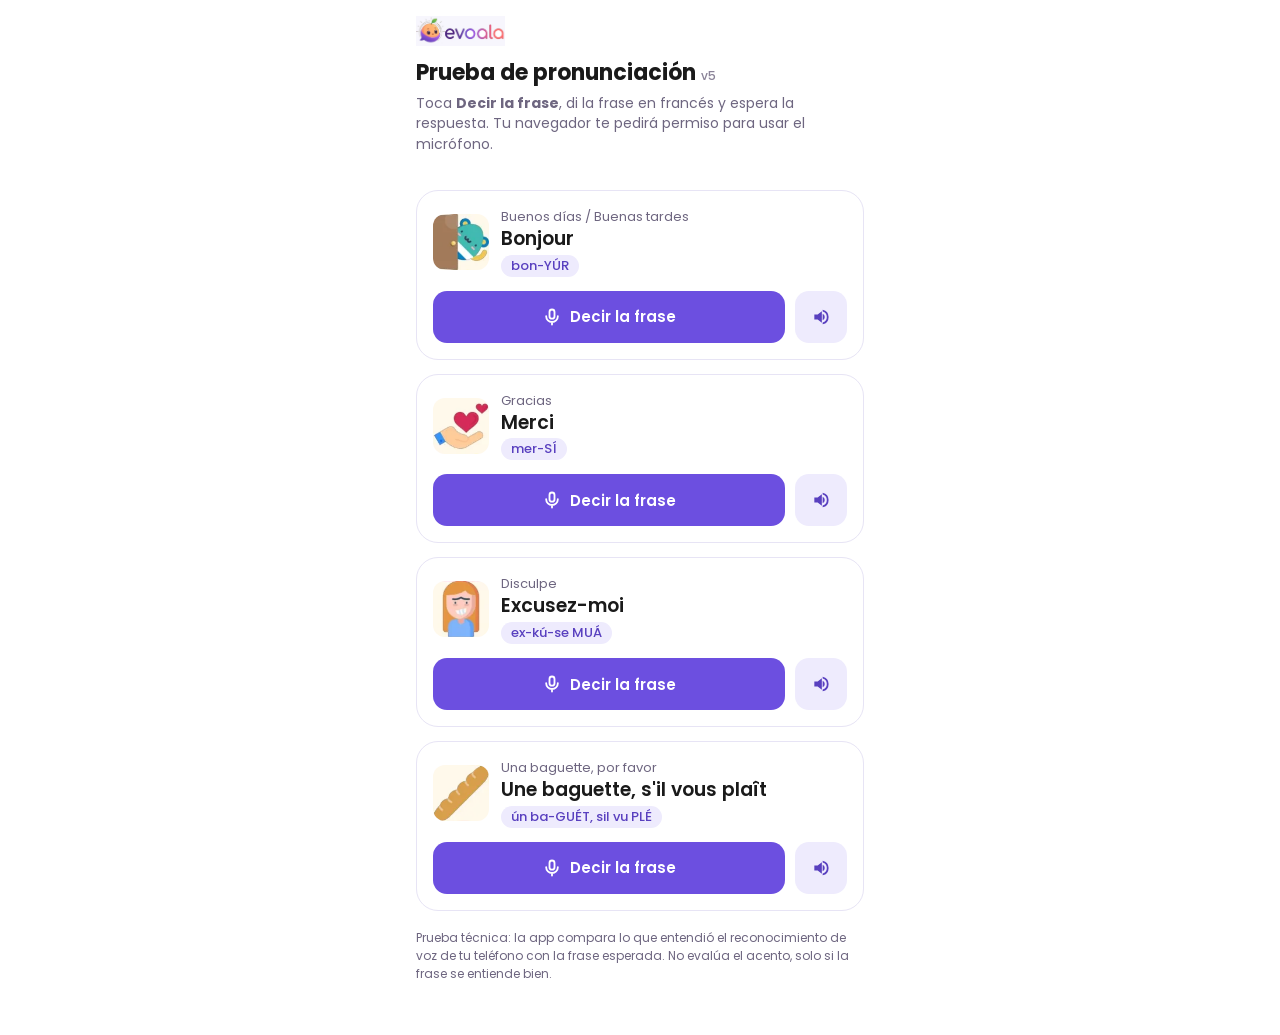
<file: test-voz.html>
<!DOCTYPE html>
<html lang="es">
<head>
<meta charset="utf-8">
<meta name="viewport" content="width=device-width, initial-scale=1, viewport-fit=cover">
<title>Prueba de pronunciación · Evoala</title>
<link href="https://fonts.googleapis.com/css2?family=Poppins:wght@400;500;600&display=swap" rel="stylesheet">
<style>
  *{box-sizing:border-box}
  body{margin:0;font-family:Poppins,system-ui,sans-serif;color:#1A1A1A;background:#fff}
  main{max-width:480px;margin:0 auto;padding:calc(16px + env(safe-area-inset-top)) 16px 40px}
  header{display:flex;align-items:center;gap:10px;margin-bottom:6px}
  header img{height:30px}
  h1{font-size:22px;margin:10px 0 4px}
  .sub{font-size:14px;color:#6E6680;margin:0 0 16px;line-height:1.45}
  .warn{background:#FFF4E6;border:1.5px solid #F5C58A;border-radius:14px;padding:12px 14px;font-size:14px;line-height:1.45;margin-bottom:16px}
  .card{border:1.5px solid #E7E4F5;border-radius:22px;padding:16px;margin-bottom:14px}
  .top{display:flex;align-items:center;gap:12px}
  .ic{width:56px;height:56px;border-radius:12px;background-size:56px auto;background-repeat:no-repeat;flex:none}
  .es{font-size:13px;color:#6E6680}
  .fr{font-size:19px;font-weight:600;line-height:1.25}
  .pr{display:inline-block;margin-top:4px;background:#EEEBFD;color:#5940BF;border-radius:999px;padding:1px 10px;font-size:13px;font-weight:500}
  .btns{display:flex;gap:10px;margin-top:14px}
  button{font:inherit;border:0;cursor:pointer}
  .mic{flex:1;height:52px;border-radius:14px;background:#6C4FE0;color:#fff;font-size:15px;font-weight:600;display:flex;align-items:center;justify-content:center;gap:8px}
  .mic svg,.lis svg{width:20px;height:20px}
  .mic.rec{background:#D6336C;animation:pulse 1.2s ease-in-out infinite}
  @keyframes pulse{50%{box-shadow:0 0 0 8px rgba(214,51,108,.18)}}
  .lis{flex:none;width:52px;height:52px;border-radius:14px;background:#EEEBFD;display:grid;place-items:center}
  .res{margin-top:12px;border-radius:14px;padding:10px 12px;font-size:14px;line-height:1.4;display:none}
  .res.ok{display:block;background:#E6F6EE;color:#14532D}
  .res.mid{display:block;background:#FFF4E6;color:#7A3E00}
  .res.ko{display:block;background:#FDECEF;color:#8A1538}
  .res b{display:block;font-size:16px;margin-bottom:2px}
  .heard{font-size:12px;opacity:.85}
  .foot{font-size:12px;color:#6E6680;line-height:1.5;margin-top:18px}
</style>
</head>
<body>
<main>
  <header><img src="img/ui/logo.webp" alt="evoala"></header>
  <h1>Prueba de pronunciación <small style="font-size:12px;color:#8A8398;font-weight:500">v5</small></h1>
  <p class="sub">Toca <b>Decir la frase</b>, di la frase en francés y espera la respuesta. Tu navegador te pedirá permiso para usar el micrófono.</p>
  <p id="dbg" style="font-family:monospace;font-size:11px;color:#8A8398;min-height:14px;margin:-6px 0 12px"></p>
  <div id="warn"></div>
  <div id="list"></div>
  <p class="foot">Prueba técnica: la app compara lo que entendió el reconocimiento de voz de tu teléfono con la frase esperada. No evalúa el acento, solo si la frase se entiende bien.</p>
</main>
<script>
const PH = [
  { fr:"Bonjour", es:"Buenos días / Buenas tardes", pr:"bon-YÚR", icon:["img/icons/p2.webp",0], audio:["snd/p2.json","426b3e4647"] },
  { fr:"Merci", es:"Gracias", pr:"mer-SÍ", icon:["img/icons/p2.webp",7], audio:["snd/p2.json","4c431b3930"] },
  { fr:"Excusez-moi", es:"Disculpe", pr:"ex-kú-se MUÁ", icon:["img/icons/p2.webp",5], audio:["snd/p2.json","f5ed450fbe"] },
  { fr:"Une baguette, s'il vous plaît", es:"Una baguette, por favor", pr:"ún ba-GUÉT, sil vu PLÉ", icon:["img/icons/p18.webp",4], audio:["snd/p18.json","b9eb8c9ba1"] },
];
const MIC = '<svg viewBox="0 0 24 24" fill="none" stroke="currentColor" stroke-width="2.2" stroke-linecap="round"><rect x="9" y="3" width="6" height="11" rx="3"/><path d="M5 11a7 7 0 0 0 14 0M12 18v3"/></svg>';
const SPK = '<svg viewBox="0 0 24 24"><path fill="#5940BF" d="M4 9v6h4l5 4V5L8 9zm12.5 3a4.5 4.5 0 0 0-2.5-4v8a4.5 4.5 0 0 0 2.5-4zM14 3.2v2.1a7 7 0 0 1 0 13.4v2.1a9 9 0 0 0 0-17.6z"/></svg>';
const SR = !!(navigator.mediaDevices && navigator.mediaDevices.getUserMedia && window.MediaRecorder);

// --- navigateur compatible ? ---
const ua = navigator.userAgent, iOS = /iPhone|iPad|iPod/.test(ua);
const inApp = /FBAN|FBAV|Instagram|WhatsApp|Line\//.test(ua);
const standalone = window.navigator.standalone === true || matchMedia("(display-mode: standalone)").matches;
let warn = "";
if(!SR) warn = "Tu navegador no permite usar el micrófono. Ábrela en <b>Safari</b> (iPhone) o <b>Chrome</b> (Android).";
else if(inApp) warn = "Estás dentro de otra app (WhatsApp, Instagram…). Ábrela en <b>Safari</b> o <b>Chrome</b> para usar el micrófono.";
document.getElementById("warn").innerHTML = warn ? `<div class="warn">${warn}</div>` : "";

// --- cartes ---
document.getElementById("list").innerHTML = PH.map((p, i) => `
  <div class="card">
    <div class="top"><div class="ic" style="background-image:url('${p.icon[0]}');background-position:0 ${-p.icon[1]*56}px"></div>
      <div><div class="es">${p.es}</div><div class="fr">${p.fr}</div><span class="pr">${p.pr}</span></div></div>
    <div class="btns"><button class="mic" data-i="${i}"${SR ? "" : " disabled style='opacity:.5'"}>${MIC}<span>Decir la frase</span></button>
      <button class="lis" data-a="${i}" aria-label="Escuchar el modelo">${SPK}</button></div>
    <div class="res" id="r${i}"></div>
  </div>`).join("");

// --- comparaison : texte simplifié + distance entre les mots ---
const norm = s => s.normalize("NFD").replace(/[̀-ͯ]/g, "").toLowerCase().replace(/[^a-z0-9 ]+/g, " ").replace(/\s+/g, " ").trim();
function lev(a, b){
  const m = a.length, n = b.length, d = Array.from({length: m + 1}, (_, i) => [i, ...Array(n).fill(0)]);
  for(let j = 1; j <= n; j++) d[0][j] = j;
  for(let i = 1; i <= m; i++) for(let j = 1; j <= n; j++)
    d[i][j] = Math.min(d[i-1][j] + 1, d[i][j-1] + 1, d[i-1][j-1] + (a[i-1] === b[j-1] ? 0 : 1));
  return d[m][n];
}
const score = (said, target) => { const a = norm(said), b = norm(target); if(!a) return 0; return 1 - lev(a, b) / Math.max(a.length, b.length); };

// --- audio modèle : joué avec Web Audio (évite de garder un lecteur <audio> ouvert, qui coupe le micro sur iPhone) ---
const bundles = {}, decoded = {};
let actx = null, playing = null, lastPlayEnd = 0;
async function play(i){
  if(mrec && mrec.state === "recording") mrec.stop();
  const [f, id] = PH[i].audio;
  actx ??= new (window.AudioContext || window.webkitAudioContext)();
  if(actx.state === "suspended") await actx.resume();
  if(!decoded[id]){
    const b = await (bundles[f] ??= fetch(f).then(r => r.json()));
    const bin = Uint8Array.from(atob(b[id]), c => c.charCodeAt(0));
    decoded[id] = await new Promise((ok, ko) => actx.decodeAudioData(bin.buffer, ok, ko));
  }
  if(playing) try{ playing.stop(); }catch(e){}
  const src = actx.createBufferSource(); src.buffer = decoded[id]; src.connect(actx.destination);
  src.onended = () => { lastPlayEnd = Date.now(); playing = null; };
  playing = src; src.start();
}

// --- v5 : on enregistre nous-mêmes (micro du téléphone) puis notre serveur transcrit avec Whisper ---
let stream = null, mrec = null, cur = null, vad = null;
const LOG = [];
function log(m){ LOG.push(m); const el = document.getElementById("dbg"); if(el) el.textContent = LOG.slice(-14).join(" · "); }
const MIME = ["audio/mp4", "audio/webm;codecs=opus", "audio/webm", "audio/ogg"].find(t => window.MediaRecorder && MediaRecorder.isTypeSupported && MediaRecorder.isTypeSupported(t)) || "";
async function getStream(){
  if(stream && stream.active) return stream;
  stream = await navigator.mediaDevices.getUserMedia({ audio: { echoCancellation: true, noiseSuppression: true } });
  return stream;
}
function setBtn(btn, mode){
  btn.classList.toggle("rec", mode === "rec");
  btn.querySelector("span").textContent = mode === "rec" ? "Te escucho… (toca para terminar)" : mode === "wait" ? "Analizando…" : "Decir la frase";
  btn.disabled = mode === "wait";
}
// arrêt automatique : dès qu'on a parlé puis 1 s de silence (ou 6 s au maximum)
function watchSilence(st){
  actx ??= new (window.AudioContext || window.webkitAudioContext)();
  if(actx.state === "suspended") actx.resume();
  const src = actx.createMediaStreamSource(st), an = actx.createAnalyser(); an.fftSize = 1024; src.connect(an);
  const data = new Uint8Array(an.fftSize); let spoke = false, lastLoud = Date.now(); const t0 = Date.now();
  const tick = () => {
    if(!mrec || mrec.state !== "recording"){ src.disconnect(); return; }
    an.getByteTimeDomainData(data);
    let sum = 0; for(const v of data){ const x = (v - 128) / 128; sum += x * x; }
    const rms = Math.sqrt(sum / data.length);
    if(rms > 0.04){ spoke = true; lastLoud = Date.now(); }
    if((spoke && Date.now() - lastLoud > 1000) || Date.now() - t0 > 6000){ mrec.stop(); return; }
    vad = requestAnimationFrame(tick);
  };
  tick();
}
async function listen(i, btn){
  if(mrec && mrec.state === "recording"){ mrec.stop(); return; }
  if(cur) return;
  if(playing) try{ playing.stop(); }catch(e){}
  const out = document.getElementById("r" + i); out.className = "res";
  let st;
  try{ st = await getStream(); log("mic"); }
  catch(e){ log("mic:" + e.name); out.className = "res ko"; out.innerHTML = "<b>Micrófono bloqueado</b>Permite el acceso al micrófono en los ajustes del navegador y vuelve a intentarlo."; return; }
  cur = { i, btn, chunks: [] };
  mrec = MIME ? new MediaRecorder(st, { mimeType: MIME }) : new MediaRecorder(st);
  mrec.ondataavailable = e => { if(e.data && e.data.size) cur.chunks.push(e.data); };
  mrec.onstop = () => send(cur);
  mrec.start(); log("rec " + (mrec.mimeType || MIME || "?"));
  setBtn(btn, "rec"); watchSilence(st);
}
async function send(c){
  cancelAnimationFrame(vad); setBtn(c.btn, "wait");
  const out = document.getElementById("r" + c.i);
  const blob = new Blob(c.chunks, { type: (mrec && mrec.mimeType) || MIME || "audio/mp4" });
  log("envío " + Math.round(blob.size / 1024) + "KB");
  let said = "";
  try{
    const r = await fetch("/api/stt", { method: "POST", headers: { "content-type": blob.type }, body: blob });
    const d = await r.json(); log((d.model || "") + ":" + (d.text || d.error || "?"));
    if(!r.ok) throw new Error(d.error || r.status);
    said = d.text || "";
  }catch(e){
    cur = null; setBtn(c.btn, "idle");
    out.className = "res ko"; out.innerHTML = `<b>No funcionó</b>Revisa tu conexión a internet y vuelve a intentarlo.<div class="heard">(${e.message})</div>`; return;
  }
  cur = null; setBtn(c.btn, "idle");
  if(!said){ out.className = "res ko"; out.innerHTML = "<b>No te escuchamos</b>Habla un poco más fuerte, cerca del teléfono."; return; }
  const s = score(said, PH[c.i].fr);
  out.className = "res " + (s >= 0.8 ? "ok" : s >= 0.55 ? "mid" : "ko");
  out.innerHTML = (s >= 0.8 ? "<b>¡Muy bien! 🎉</b>Se entiende perfectamente."
    : s >= 0.55 ? "<b>¡Casi!</b>Escucha el modelo y vuelve a intentarlo."
    : "<b>Inténtalo otra vez</b>Escucha el modelo y repite despacio.") + `<div class="heard">Entendimos: «${said}»</div>`;
}
document.addEventListener("click", e => {
  const m = e.target.closest(".mic"); if(m && SR){ listen(+m.dataset.i, m); return; }
  const a = e.target.closest(".lis"); if(a) play(+a.dataset.a);
});
</script>
</body>
</html>
</file>
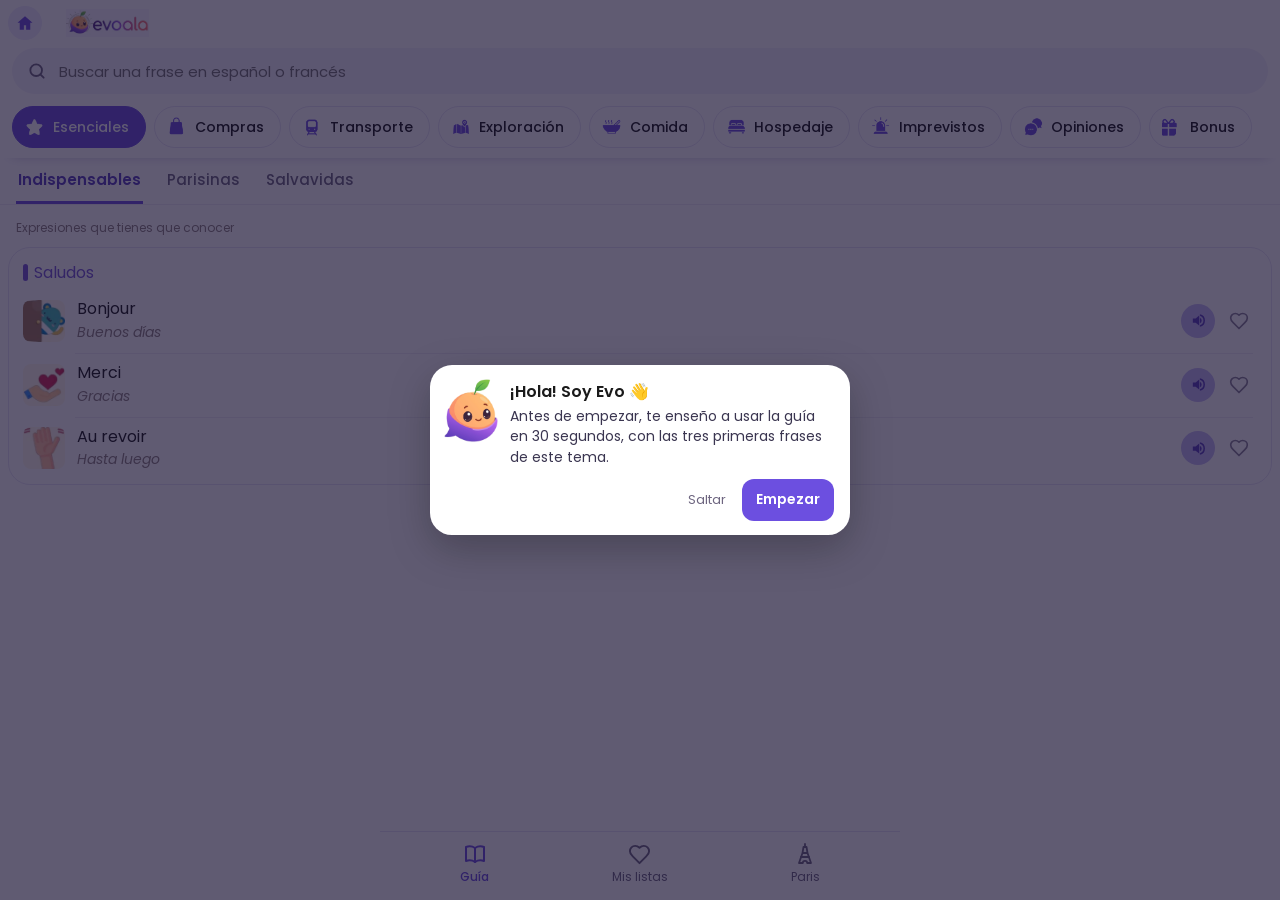
<file: tuto.html>
<!DOCTYPE html>
<html lang="es">
<head>
<meta charset="utf-8">
<meta name="viewport" content="width=device-width, initial-scale=1, viewport-fit=cover">
<title>Tutorial · Evoala</title>
<link href="https://fonts.googleapis.com/css2?family=Poppins:ital,wght@0,400;0,500;0,600;1,400&display=swap" rel="stylesheet">
<link rel="stylesheet" href="app.css">
<style>
  /* ---------- Tutoriel : un projecteur sur une zone, le reste assombri ---------- */
  body{background:#fff}
  #app{padding-bottom:90px}
  .tblock{position:fixed;inset:0;z-index:50}
  .spot{position:fixed;z-index:51;border-radius:18px;pointer-events:none;box-shadow:0 0 0 9999px rgba(22,14,48,.68);transition:top .45s ease,left .45s ease,width .45s ease,height .45s ease,border-radius .45s ease}
  .spot.tap::after{content:"";position:absolute;inset:-6px;border-radius:inherit;border:3px solid #C9BFF5;animation:tring 1.3s ease-out infinite}
  @keyframes tring{0%{opacity:1;transform:scale(1)}100%{opacity:0;transform:scale(1.12)}}
  .spot.none{box-shadow:0 0 0 9999px rgba(22,14,48,.68);width:0!important;height:0!important}
  .bub{position:fixed;z-index:52;left:14px;right:14px;max-width:420px;margin:0 auto;background:#fff;border-radius:22px;padding:14px 16px 14px 14px;box-shadow:0 14px 40px rgba(0,0,0,.25);display:flex;gap:12px;align-items:flex-start;transition:top .45s ease,bottom .45s ease,opacity .25s}
  .bub img{width:54px;height:auto;flex:none;animation:evob 1.6s ease-in-out infinite}
  @keyframes evob{50%{transform:translateY(-4px) rotate(-5deg)}}
  .bub .bt{flex:1;min-width:0}
  .bub b{display:block;font-size:16px;font-weight:600;margin-bottom:2px;color:#1A1A1A}
  .bub p{margin:0;font-size:14px;line-height:1.45;color:#3A3550}
  .bub .bf{display:flex;align-items:center;gap:10px;margin-top:12px}
  .bub .cnt{font-size:12px;color:#8A8398;flex:1}
  .bub .nx{height:42px;padding:0 18px;border-radius:12px;background:#6C4FE0;color:#fff;font-weight:600;font-size:14px}
  .bub .sk{height:42px;padding:0 10px;color:#6E6680;font-size:13px}
  .bub .sk.acc{color:#5940BF;font-weight:600;white-space:nowrap}
  .bub .nx,.bub .sk{white-space:nowrap}
  .bub .bf{flex-wrap:wrap;justify-content:flex-end;row-gap:4px}
  .bub .cnt:empty{display:none}
  .bub .sk{padding:0 6px}
  .bub .nx{padding:0 14px}
  .bub .wait{font-size:13px;font-weight:600;color:#C25A00}
  .center{top:50%!important;transform:translateY(-50%)}
  .bub.mini{padding:10px 14px 10px 10px;gap:10px;align-items:center;max-width:360px;border-radius:18px}
  .bub.mini img{width:38px}
  .bub.mini p{font-size:14px}
  .bub.mini .bf{margin-top:2px}
  .row .pr{display:inline-block}
  .tjump{display:none}
  /* main qui tape + étiquette, posées juste sous la zone à toucher */
  #hand,#hlab{position:fixed;z-index:53;pointer-events:none;display:none;transition:top .45s ease,left .45s ease}
  #hand{width:42px;filter:drop-shadow(0 3px 5px rgba(0,0,0,.3));animation:ttap 1.1s ease-in-out infinite;transform-origin:17px 11px}
  #hand svg{display:block;width:42px;height:auto}
  #hand .ray{animation:tray 1.1s ease-in-out infinite}
  @keyframes ttap{0%,100%{transform:translateY(7px)}50%{transform:translateY(0) scale(.94)}}
  @keyframes tray{0%,40%{opacity:0}55%,80%{opacity:1}100%{opacity:0}}
  #hlab{background:#6C4FE0;color:#fff;font-weight:600;font-size:14px;padding:7px 13px;border-radius:999px;white-space:nowrap;box-shadow:0 4px 14px rgba(0,0,0,.28)}
  .on-tap #hand,.on-tap #hlab{display:block}
</style>
</head>
<body>
<div id="app"></div>
<div class="tblock" id="blk"></div>
<div class="spot none" id="spot"></div>
<div class="bub" id="bub"></div>
<div id="hand" aria-hidden="true"><svg viewBox="-4 -8 52 66"><g fill="none" stroke="#fff" stroke-width="3" stroke-linecap="round"><path class="ray" d="M18 -6V-1M8.5 -2l3 3.5M27.5 -2l-3 3.5M3 8h5M28 8h5"/></g><path d="M14 31V10a4 4 0 0 1 8 0v15v-1.5a4 4 0 0 1 8 0V27v-1a4 4 0 0 1 8 0v3.5a3.5 3.5 0 0 1 7 0V42c0 8-6 14-14 14h-6c-5 0-8-2.5-11-6.5L5.2 40.6a3.6 3.6 0 0 1 5.4-4.8L14 39.5Z" fill="#fff" stroke="#2E2550" stroke-width="2.6" stroke-linejoin="round"/><path d="M22 25v5M30 26.5v4M38 28.5v3.5" stroke="#2E2550" stroke-width="2.2" stroke-linecap="round"/></svg></div>
<div id="hlab"></div>

<script>
/* ---------- La page « guide » simulée : 3 phrases simples ---------- */
let PH = [
  { fr:"Bonjour", es:"Buenos días", pr:"bon-YÚR", icon:["img/icons/p2.webp",0], audio:["snd/p2.json","426b3e4647"] },
  { fr:"Merci", es:"Gracias", pr:"mer-SÍ", icon:["img/icons/p2.webp",7], audio:["snd/p2.json","4c431b3930"] },
  { fr:"Au revoir", es:"Hasta luego", pr:"o re-VUÁR", icon:["img/icons/p2.webp",3], audio:["snd/p2.json","307939d20f"] },
];
const SPK = '<svg viewBox="0 0 24 24"><path d="M4 9v6h4l5 4V5L8 9zm12.5 3a4.5 4.5 0 0 0-2.5-4v8a4.5 4.5 0 0 0 2.5-4zM14 3.2v2.1a7 7 0 0 1 0 13.4v2.1a9 9 0 0 0 0-17.6z"/></svg>';
const HEART = '<svg viewBox="0 0 24 24"><path d="M19 14c1.49-1.46 3-3.21 3-5.5A5.5 5.5 0 0 0 16.5 3c-1.76 0-3 .5-4.5 2-1.5-1.5-2.74-2-4.5-2A5.5 5.5 0 0 0 2 8.5c0 2.3 1.5 4.05 3 5.5l7 7Z"/></svg>';
const MIC = '<svg viewBox="0 0 24 24"><rect x="9" y="3" width="6" height="11" rx="3"/><path d="M5 11a7 7 0 0 0 14 0M12 18v3"/></svg>';
const mi = n => `<i class="mi" style="-webkit-mask-image:url('img/ui/${n}.png');mask-image:url('img/ui/${n}.png')"></i>`;
const CATS = [["t-esenciales","Esenciales"],["t-compras","Compras"],["t-transporte","Transporte"],["t-visitas","Exploración"],["t-comida","Comida"],["t-hospedaje","Hospedaje"],["t-imprevistos","Imprevistos"],["t-opiniones","Opiniones"],["t-bonus","Bonus"]];
const GRID = ["Esenciales","Compras","Transporte","Visitas","Comida","Hospedaje","Imprevistos","Opiniones","Bonus"];
const heard = new Set();
// la page du tutoriel reprend le thème que l'apprenant vient de choisir (ses 3 premières phrases)
let PAGE = { cat: 0, tabs: ["Indispensables", "Parisinas", "Salvavidas"], ti: 0, label: "Saludos", intro: "Expresiones que tienes que conocer" };
async function loadPage(){
  let back = ""; try{ back = sessionStorage.getItem("evoala-tuto-back") || ""; }catch(e){}
  const m = back.match(/^#s(\d+)t(\d+)(?:p(\d+))?$/); if(!m) return;
  try{
    const C = await fetch("content.json").then(r => r.json());
    const sec = C.sections.find(x => x.name === GRID[+m[1]]), tab = sec && sec.tabs[+m[2]]; if(!tab) return;
    const view = tab.subs ? tab.subs[+(m[3] || 0)] || tab.subs[0] : tab;
    const g = view.groups.find(g => g.phrases.filter(p => p.audio && p.icon && p.pr).length >= 3); if(!g) return;
    const ps = g.phrases.filter(p => p.audio && p.icon && p.pr && p.who !== "staff");
    const pick = (ps.length >= 3 ? ps : g.phrases.filter(p => p.audio && p.icon && p.pr)).slice(0, 3);
    PH = pick.map(p => ({ fr: p.fr, es: p.es, pr: p.pr, icon: p.icon, audio: p.audio }));
    PAGE = { cat: +m[1], tabs: sec.tabs.map(t => t.name), ti: +m[2], label: g.label || "", intro: view.intro || "" };
  }catch(e){}
}
function render(){
document.getElementById("app").innerHTML = `
  <div class="top flow"><button class="home" aria-label="Inicio"><svg viewBox="0 0 24 24"><path d="M12 3 2 11.5h3V21h5.5v-6h3v6H19v-9.5h3z"/></svg></button><img class="logo" src="img/ui/logo.webp" alt="evoala"></div>
  <label class="search psearch" id="t-search"><svg viewBox="0 0 24 24"><circle cx="11" cy="11" r="7"/><path d="m20 20-4-4"/></svg><input placeholder="Buscar una frase en español o francés" disabled></label>
  <div class="catwrap atstart atend" id="t-cats"><div class="cats">${CATS.map((c, i) => `<button class="cat${i === PAGE.cat ? " on" : ""}">${mi(c[0])}<span>${c[1]}</span></button>`).join("")}</div></div>
  <div class="ptabs" id="t-tabs">${PAGE.tabs.map((n, i) => `<button class="tab${i === PAGE.ti ? " on" : ""}">${n}</button>`).join("")}</div>
  ${PAGE.intro ? `<p class="intro">${PAGE.intro}</p>` : ""}
  <div class="card" id="t-card">${PAGE.label ? `<div class="label">${PAGE.label}</div>` : ""}
    ${PH.map((p, i) => `<div class="row" data-i="${i}"><div class="ic" style="background-image:url('${p.icon[0]}');--i:${p.icon[1]}"></div>
      <div class="ph"><div class="fr">${p.fr}</div><div class="es">${p.es}</div></div>
      <div class="spk">${SPK}</div><button class="heart" aria-label="Guardar">${HEART}</button></div>`).join("")}
    <div class="pslot" id="t-pslot"></div></div>
  <nav class="nav" id="t-nav"><button class="on"><svg class="nico" viewBox="0 0 24 24" style="fill:none;stroke:currentColor;stroke-width:2"><path d="M3 5c3-1 6-1 9 1 3-2 6-2 9-1v14c-3-1-6-1-9 1-3-2-6-2-9-1z"/><path d="M12 6v14"/></svg><span>Guía</span></button>
    <button id="t-lists"><i class="nico nheart">${HEART}</i><span>Mis listas</span></button>
    <button id="t-paris"><svg class="nico" viewBox="0 0 24 24"><path d="M12 2v3M10.5 5h3l1 6h-5zM9.5 11h5l3.5 10h-3.8a2.2 2.2 0 0 0-4.4 0H6z"/><path d="M8 15h8"/></svg><span>Paris</span></button></nav>`;
const cats = document.querySelector("#t-cats .cats"), on = cats.querySelector(".on");
if(on) cats.scrollLeft = on.offsetLeft - (cats.clientWidth - on.offsetWidth) / 2;
}
const row = i => document.querySelector(`.row[data-i="${i}"]`);

/* ---------- audio (comme dans l'appli) ---------- */
const bundles = {}, urls = {}; let player = null;
async function play(i){
  const [f, id] = PH[i].audio;
  if(!urls[id]){ const b = await (bundles[f] ??= fetch(f).then(r => r.json())); const bin = Uint8Array.from(atob(b[id]), c => c.charCodeAt(0)); urls[id] = URL.createObjectURL(new Blob([bin], { type: "audio/mpeg" })); }
  if(player) player.pause();
  const r = row(i); r.classList.add("playing");
  await new Promise(ok => { player = new Audio(urls[id]); player.onended = ok; player.onerror = ok; player.play().catch(ok); });
  r.classList.remove("playing"); r.classList.add("heard"); heard.add(i);
}
function showPron(i){ const es = row(i).querySelector(".es"); es.innerHTML = `${PH[i].es}<span class="pr pr-under">${PH[i].pr}</span>`; row(i).classList.add("pron"); }

/* ---------- Les étapes ---------- */
// target : élément à éclairer ; tap : ce que l'apprenant doit toucher (sinon bouton « Siguiente »)
const STEPS = [
  { title:"¡Hola! Soy Evo 👋", text:"", dyn:() => AGAIN ? "¡Hola de nuevo! Crea tu cuenta gratis para guardar tu progreso y tus listas, y no volver a ver este tutorial." : "Antes de empezar, te enseño a usar la guía en 30 segundos, con las tres primeras frases de este tema.", next:"Empezar", skip:true, account:true },
  { target:"#t-cats", title:"Las categorías", text:"Aquí eliges lo que quieres aprender: saludos, compras, transporte… Desliza para ver más." },
  { target:"#t-tabs", title:"Los temas", text:"Cada categoría tiene varios temas. Toca uno para cambiar de página." },
  { target:".row[data-i='0'] .spk", round:true, title:"Escucha", text:"Este icono te permite escuchar la pronunciación.", tap:t => t.closest(".row[data-i='0'] .spk"), act:() => play(0), wait:"Toca el icono" },
  { target:".row[data-i='0']", title:"¡Muy bien!", text:"El círculo verde alrededor del altavoz te recuerda que ya escuchaste esta frase." },
  { target:".row[data-i='0'] .ic", title:"La pronunciación", text:"Tocar la imagen te muestra cómo se lee la frase.", tap:t => t.closest(".row[data-i='0'] .ic"), act:() => showPron(0), wait:"Toca la imagen" },
  { target:".row[data-i='0']", title:"Así se dice", text:"", dyn:() => `«${PH[0].pr}»: la sílaba en mayúsculas es la que se marca más. Toca otra vez la imagen para ocultarla.` },
  { target:".row[data-i='0'] .heart", round:true, title:"Guarda tus frases", text:"Crea tus listas de frases favoritas.", tap:t => t.closest(".row[data-i='0'] .heart"), act:() => row(0).querySelector(".heart").classList.add("on"), wait:"Toca el icono" },
  { target:"#t-card", title:"Tu turno", text:"", dyn:() => `Ahora, escucha «${PH[1].fr}» y «${PH[2].fr}».`, tap:t => t.closest(".row[data-i='1'] .spk, .row[data-i='2'] .spk"),
    act:async t => { const i = +t.closest(".row").dataset.i; await play(i); return heard.has(1) && heard.has(2); }, wait:"Escúchalas para desbloquear una sorpresa", hand:".row[data-i='1'] .spk", labAt:".row[data-i='2']" },
  { target:"#t-pslot", before:() => { document.getElementById("t-pslot").innerHTML = `<button class="pbtn pop">${MIC}Practicar</button>`; },
    title:"¡Escuchaste todo! 🎉", text:"Cuando escuchas todas las frases de una tarjeta, aparece «Practicar»: un juego para decirlas en francés. Te lo explico cuando lo abras." },
  // retour du jeu ↓
  { id:"fin", target:"#t-nav", title:"Tu menú", text:"Abajo tienes la guía, tus listas y la Guía de París." },
  { target:"#t-lists", round:true, title:"Mis listas", text:"Aquí encuentras las frases que guardaste con el corazón." },
  { target:"#t-paris", round:true, title:"La Guía de París 🗼", text:"¿Vas a París? Aquí tienes los lugares que no te puedes perder: monumentos, museos, barrios y joyas escondidas, con consejos prácticos." },
  { title:"¡Listo para viajar! 🇫🇷", text:"Ahora explora la guía a tu ritmo. ¡Bon voyage!", next:"Ir a la guía", end:true },
];
let k = 0;
const spot = document.getElementById("spot"), bub = document.getElementById("bub"), blk = document.getElementById("blk");
function rectOf(sel){ const el = document.querySelector(sel); if(!el) return null; return el.getBoundingClientRect(); }
function show(){
  const s = STEPS[k];
  if(s.before) s.before();
  const el = s.target && document.querySelector(s.target);
  if(el){ el.scrollIntoView({ block: "center", behavior: "smooth" }); }
  setTimeout(() => place(s), el ? 380 : 0);
  bub.classList.toggle("mini", !!s.tap);
  bub.innerHTML = `<img src="img/ui/evo.png" alt=""><div class="bt">${s.tap ? "" : `<b>${s.title}</b>`}<p>${s.dyn ? s.dyn() : s.text}</p>
    <div class="bf"><span class="cnt">${k >= 1 && k < STEPS.length - 1 ? `${k} / ${STEPS.length - 2}` : ""}</span>${s.skip ? `<button class="sk" data-skip>Saltar</button>` : ""}${s.account && AGAIN ? `<button class="sk acc" data-next>Ver tutorial</button><button class="nx" data-acc>Crear cuenta</button>`
      : s.tap ? "" : `<button class="nx" data-next>${s.next || "Siguiente"}</button>`}</div></div>`;
  document.getElementById("hlab").textContent = s.wait || "";
}
const hand = document.getElementById("hand"), hlab = document.getElementById("hlab");
function placeHand(s){
  document.body.classList.toggle("on-tap", !!s.tap);
  if(!s.tap) return;
  const r = rectOf(s.hand || s.target); if(!r) return;
  const cx = r.left + r.width / 2, tip = r.bottom - 8;               // le bout du doigt touche le bas du cercle
  hand.style.left = (cx - 18) + "px"; hand.style.top = (tip - 12) + "px";
  const lw = hlab.offsetWidth, ra = s.labAt && rectOf(s.labAt);
  const ly = ra ? ra.bottom + 30 : tip + 16;                         // étiquette sous une ligne donnée (pour ne cacher aucune phrase)
  let lx = ra ? ra.left + ra.width / 2 - lw / 2 : cx > innerWidth / 2 ? cx - 26 - lw : cx + 32;             // l'étiquette à côté de la main, du côté où il y a de la place
  lx = Math.max(8, Math.min(innerWidth - lw - 8, lx));
  hlab.style.left = lx + "px"; hlab.style.top = ly + "px";
}
function place(s){
  placeHand(s);
  const r = s.target && rectOf(s.target), pad = s.round ? 8 : 6;
  if(!r){ spot.className = "spot none"; spot.style.cssText = `top:50%;left:50%`; bub.style.top = ""; bub.style.bottom = ""; bub.classList.add("center"); return; }
  bub.classList.remove("center");
  const w = r.width + pad * 2, h = r.height + pad * 2;
  spot.className = "spot" + (s.tap ? " tap" : "");
  spot.style.cssText = `top:${r.top - pad}px;left:${r.left - pad}px;width:${w}px;height:${h}px;border-radius:${s.round ? Math.max(w, h) / 2 : 18}px`;
  const below = r.bottom + pad + 14 + (s.tap && !s.hand ? 56 : s.labAt ? 58 : 0), bh = bub.offsetHeight || 160;   // place pour la main
  if(below + bh < innerHeight - 10){ bub.style.top = below + "px"; bub.style.bottom = ""; }
  else { bub.style.top = Math.max(10, r.top - pad - 14 - bh) + "px"; bub.style.bottom = ""; }
}
addEventListener("resize", () => place(STEPS[k]));
addEventListener("scroll", () => place(STEPS[k]), { passive: true });
// les touches : bouton de la bulle, ou zone éclairée quand l'étape demande de toucher
bub.addEventListener("click", e => {
  if(e.target.closest("[data-skip]")) return finish();
  if(e.target.closest("[data-acc]")){ try{ localStorage.setItem("evoala-tuto", "1"); }catch(_){} location.href = "/#cuenta"; return; }
  if(e.target.closest("[data-next]")){ if(STEPS[k].end) return finish(); k++; show(); }
});
let busy = false;
blk.addEventListener("click", async e => {
  const s = STEPS[k]; if(!s.tap || busy) return;
  blk.style.pointerEvents = "none"; const t = document.elementFromPoint(e.clientX, e.clientY); blk.style.pointerEvents = "";
  const r = rectOf(s.target); if(!t || !r || e.clientX < r.left - 10 || e.clientX > r.right + 10 || e.clientY < r.top - 10 || e.clientY > r.bottom + 10) return;
  const hit = s.tap(t); if(!hit) return;
  busy = true; const done = await s.act(hit); busy = false;
  if(done !== false){ k++; show(); }
});
function goGame(){
  try{ sessionStorage.setItem("evoala-game", JSON.stringify({ title: "Tutorial", tuto: true, backUrl: "tuto.html#fin", lang: "es", items: PH.map(p => ({ fr: p.fr, es: p.es, pr: p.pr, audio: p.audio })) })); }catch(e){}
  location.href = "juego.html";
}
function finish(){
  let back = "#guia"; try{ localStorage.setItem("evoala-tuto", "1"); back = sessionStorage.getItem("evoala-tuto-back") || "#guia"; }catch(e){}
  location.href = "/" + back;
}
try{ sessionStorage.setItem("evoala-tuto-s", "1"); }catch(e){}
// sans compte, le tutoriel revient à chaque visite : dès la 2e fois, on propose de créer un compte
let AGAIN = false;
try{ const guest = sessionStorage.getItem("evoala-tuto-guest") === "1", n = +(localStorage.getItem("evoala-tuto-count") || 0) + 1;
  localStorage.setItem("evoala-tuto-count", String(n)); AGAIN = guest && n >= 2; }catch(e){}   // vu pendant cette visite : il ne se relance pas
// retour du jeu : on reprend à l'étape « fin », la page dans l'état « tout écouté »
(async () => {
await loadPage(); render();
if(location.hash === "#fin"){
  PH.forEach((_, i) => { row(i).classList.add("heard"); heard.add(i); }); showPron(0); row(0).querySelector(".heart").classList.add("on");
  document.getElementById("t-pslot").innerHTML = `<button class="pbtn">${MIC}Practicar</button>`;
  k = STEPS.findIndex(s => s.id === "fin");
}
show();
})();
</script>
</body>
</html>
</file>
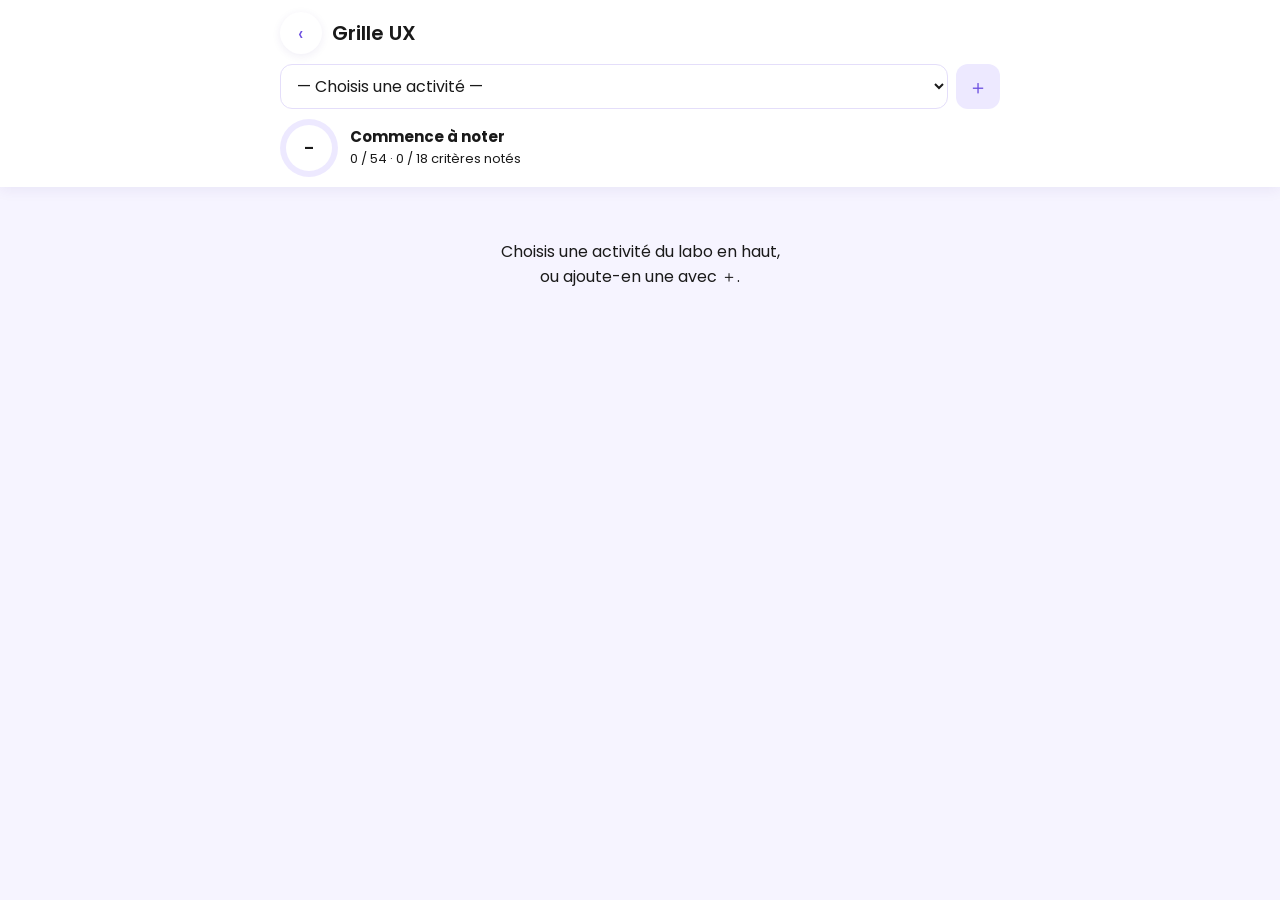
<file: lab/grille.html>
<!doctype html>
<html lang="fr">
<head>
<meta charset="utf-8">
<meta name="viewport" content="width=device-width, initial-scale=1, viewport-fit=cover">
<meta name="robots" content="noindex,nofollow">
<link rel="apple-touch-icon" href="apple-touch-icon.png"><link rel="icon" href="icon-192.png"><link rel="manifest" href="manifest.webmanifest"><meta name="apple-mobile-web-app-title" content="Lab Evoala"><meta name="theme-color" content="#6C4FE0">
<title>Grille UX · Lab Evoala</title>
<link rel="stylesheet" href="lab.css">
<style>
  :root{
    --violet-clair:var(--lav); --lavande:var(--lav2); --teal:var(--green); --teal-clair:#DDF5E8;
    --orange:#E8892B; --rouge:var(--red); --texte:var(--ink); --bord:#E4DEFA; --blanc:#fff;
  }
  *{box-sizing:border-box}
  body{-webkit-tap-highlight-color:transparent}
  header{position:sticky;top:0;z-index:5;background:var(--blanc);box-shadow:0 2px 14px rgba(60,40,140,.08);padding:12px 16px 10px;padding-top:max(12px,env(safe-area-inset-top))}
  header .in{max-width:720px;margin:0 auto}
  header .top{margin-bottom:0}
  select,input[type=text]{font:inherit;font-size:16px;border:1.5px solid var(--bord);border-radius:12px;padding:9px 12px;background:var(--blanc);color:var(--texte);width:100%}
  .choix{display:flex;gap:8px;margin-top:10px}
  .choix select{flex:1}
  .btn-ico{border:none;background:var(--violet-clair);color:var(--violet);border-radius:12px;width:44px;font-size:20px;cursor:pointer}
  .score{display:flex;align-items:center;gap:12px;margin-top:10px}
  .anneau{--p:0;width:58px;height:58px;border-radius:50%;flex:none;display:grid;place-items:center;
    background:conic-gradient(var(--c,var(--violet)) calc(var(--p)*1%),var(--violet-clair) 0)}
  .anneau span{width:46px;height:46px;border-radius:50%;background:var(--blanc);display:grid;place-items:center;font-weight:700;font-size:14px}
  .details{flex:1;font-size:13px;color:var(--gris);line-height:1.5}
  .verdict{font-weight:700;font-size:15px;color:var(--texte)}
  .piliers{display:flex;gap:6px;flex-wrap:wrap;margin-top:2px}
  .pill{background:var(--lavande);border-radius:99px;padding:2px 8px;font-size:12px;color:var(--texte)}
  main{padding:12px 16px 60px;max-width:720px;margin:0 auto}
  .bareme{font-size:13px;color:var(--gris);margin:4px 2px 12px}
  .alerte{background:#FFF1E6;border:1px solid #F5C9A0;color:#8A4A10;border-radius:12px;padding:10px 12px;font-size:14px;margin-bottom:12px;display:none}
  h2{font-size:15px;margin:22px 2px 8px;display:flex;justify-content:space-between;align-items:baseline}
  h2 small{font-weight:600;color:var(--gris);font-size:13px}
  .carte{background:var(--blanc);border:1px solid var(--bord);border-radius:16px;padding:12px 14px;margin-bottom:10px}
  .carte.zero{border-color:#F5C9A0;background:#FFFBF7}
  .crit{font-weight:650;font-size:15px}
  .num{color:var(--gris);font-weight:600;margin-right:4px}
  .q{font-size:13.5px;color:var(--gris);margin:4px 0 10px;line-height:1.4}
  .notes4{display:grid;grid-template-columns:repeat(4,1fr);gap:6px}
  .notes4 button{font:inherit;font-size:15px;font-weight:650;border:1.5px solid var(--bord);background:var(--blanc);color:var(--texte);border-radius:10px;padding:9px 0;cursor:pointer}
  .notes4 button small{display:block;font-size:10.5px;font-weight:500;color:var(--gris)}
  .notes4 button.on[data-v="0"]{background:#FDE7E1;border-color:var(--rouge);color:var(--rouge)}
  .notes4 button.on[data-v="1"]{background:#FFF0DF;border-color:var(--orange);color:#9A5310}
  .notes4 button.on[data-v="2"]{background:var(--violet-clair);border-color:var(--violet);color:var(--violet)}
  .notes4 button.on[data-v="3"]{background:var(--teal-clair);border-color:var(--teal);color:var(--teal)}
  .notes4 button.on small{color:inherit}
  textarea{font:inherit;font-size:15px;width:100%;min-height:90px;border:1.5px solid var(--bord);border-radius:12px;padding:10px 12px;resize:vertical}
  .actions{display:flex;gap:8px;margin-top:16px}
  .actions button{flex:1;font:inherit;font-size:14px;border-radius:12px;padding:11px;cursor:pointer;border:1.5px solid var(--bord);background:var(--blanc);color:var(--texte)}
  .actions .danger{color:var(--rouge)}
  .vide{text-align:center;color:var(--gris);padding:40px 10px}
  table{width:100%;border-collapse:collapse;font-size:14px;background:var(--blanc);border-radius:12px;overflow:hidden}
  td,th{padding:8px 10px;border-bottom:1px solid var(--bord);text-align:left}
  th{font-size:12px;color:var(--gris);font-weight:600}
</style>
</head>
<body>
<header><div class="in">
  <div class="top"><a class="back" href="./" aria-label="Retour au labo">‹</a><h1>Grille UX</h1></div>
  <div class="choix">
    <select id="act" aria-label="Activité évaluée"></select>
    <button class="btn-ico" id="ajout" aria-label="Ajouter une activité">＋</button>
  </div>
  <div class="score" id="score" hidden>
    <div class="anneau" id="anneau"><span id="pct">–</span></div>
    <div class="details">
      <div class="verdict" id="verdict">Commence à noter</div>
      <div id="total">0 / 54 · 0 / 18 critères notés</div>
      <div class="piliers" id="piliers"></div>
    </div>
  </div>
</div></header>

<main id="main"></main>

<script src="acts.js"></script>
<script>
const PILIERS = [
  { id:"masson", nom:"Efficace", source:"Masson", crit:[
    ["Attention ciblée","Un seul objectif clair ? Rien dans le décor ne détourne l'attention du français ?"],
    ["Rappel avant la réponse","L'apprenant doit-il produire ou retrouver la phrase avant de la voir ou de l'entendre ?"],
    ["Répétition","Chaque phrase est-elle mobilisée plusieurs fois pendant l'activité ?"],
    ["Espacement","Les phrases reviennent-elles dans les jours suivants (révision) ?"],
    ["Élaboration","La phrase est-elle reliée à une situation réelle ou à ce que l'apprenant sait déjà ?"],
    ["Rétroaction immédiate","L'apprenant sait-il tout de suite si c'est juste, avec la bonne réponse ?"],
    ["L'erreur, une étape normale","L'erreur est-elle dédramatisée, avec la possibilité de réessayer sans pénalité ?"]]},
  { id:"norman", nom:"Agréable", source:"Norman", crit:[
    ["Signifiants clairs","Voit-on immédiatement ce qui se touche, s'écoute ou se glisse ?"],
    ["Feedback à chaque geste","Chaque action produit-elle un retour visible ou sonore ?"],
    ["Contraintes et tolérance","Impossible de faire une fausse manœuvre ? Peut-on annuler ou réessayer ?"],
    ["Modèle mental simple","La règle du jeu se comprend-elle en 3 secondes, sans tutoriel ?"],
    ["Design émotionnel","Beau au premier regard, fluide à l'usage, sentiment de réussite à la fin ?"]]},
  { id:"krug", nom:"Sans friction", source:"Krug", crit:[
    ["Évidence","Une consigne courte et un seul bouton principal ?"],
    ["Conventions","Mêmes gestes, couleurs et boutons que les autres activités Evoala ?"],
    ["Peu de texte","Peut-on encore couper des mots sans perdre le sens ?"],
    ["Repérage","Progression visible (ex. 3/10) et sortie évidente ?"],
    ["Courte et sans accroc","2 à 5 minutes, sans bug ni chargement qui agace ?"],
    ["Testée","Testée par au moins 3 personnes, remarques intégrées ?"]]}
];
const LIBELLES = ["absent","faible","correct","excellent"];
const MAX = 54, CLE = "evolab-grille-ux";
const ACTIVITES_DE_BASE = ACTS.map(a => a.title); // activités du labo (acts.js)

// --- stockage (privé à ce navigateur) ---
function charger(){ try{ return JSON.parse(localStorage.getItem(CLE)) || {}; }catch(e){ return {}; } }
function sauver(){ try{ localStorage.setItem(CLE, JSON.stringify(etat)); }catch(e){} }
let etat = charger();
etat.evals = etat.evals || {};
ACTIVITES_DE_BASE.forEach(a => { if(!etat.evals[a]) etat.evals[a] = { notes:{}, remarques:"" }; });

const $ = id => document.getElementById(id);
const params = new URLSearchParams(location.search);
let courante = params.get("act") || etat.derniere || "";
if(courante && !etat.evals[courante]) etat.evals[courante] = { notes:{}, remarques:"" };

function calcul(ev){
  let total = 0, notes = 0, zeros = [], parPilier = {};
  let n = 0;
  PILIERS.forEach(p => {
    parPilier[p.id] = 0;
    p.crit.forEach(c => {
      n++;
      const v = ev.notes[n];
      if(v !== undefined){ total += v; notes++; parPilier[p.id] += v; if(v === 0) zeros.push(c[0]); }
    });
  });
  // Pourcentage calculé sur les critères déjà notés, pour ne pas pénaliser une grille en cours
  const pct = notes ? Math.round(total / (notes * 3) * 100) : null;
  return { total, notes, zeros, parPilier, pct };
}
function verdictDe(pct, notes){
  if(pct === null) return ["Commence à noter","var(--violet)"];
  if(notes < 18){
    const c = pct >= 80 ? "var(--teal)" : pct >= 60 ? "var(--orange)" : "var(--rouge)";
    return [`En cours · ${18 - notes} critère${18-notes>1?"s":""} à noter`, c];
  }
  if(pct >= 80) return ["✅ Prête pour l'appli","var(--teal)"];
  if(pct >= 60) return ["🔧 À retravailler","var(--orange)"];
  return ["❌ À repenser","var(--rouge)"];
}

function remplirSelect(){
  const s = $("act");
  s.innerHTML = '<option value="">— Choisis une activité —</option><option value="__resume">📊 Comparer les activités</option>';
  Object.keys(etat.evals).forEach(a => {
    const r = calcul(etat.evals[a]);
    const o = document.createElement("option");
    o.value = a; o.textContent = a + (r.pct !== null ? `  ·  ${r.pct} %` : "");
    s.appendChild(o);
  });
  s.value = courante;
}

function majScore(){
  const zone = $("score");
  if(!courante || courante === "__resume"){ zone.hidden = true; return; }
  zone.hidden = false;
  const r = calcul(etat.evals[courante]);
  const [v, c] = verdictDe(r.pct, r.notes);
  $("anneau").style.setProperty("--p", r.pct || 0);
  $("anneau").style.setProperty("--c", c);
  $("pct").textContent = r.pct === null ? "–" : r.pct + "%";
  $("verdict").textContent = v;
  $("total").textContent = `${r.total} / ${MAX} · ${r.notes} / 18 critères notés`;
  $("piliers").innerHTML = PILIERS.map(p => `<span class="pill">${p.nom} ${r.parPilier[p.id]}/${p.crit.length*3}</span>`).join("");
  const al = $("alerte");
  if(al){
    al.style.display = r.zeros.length ? "block" : "none";
    al.innerHTML = `⚠️ <b>Point${r.zeros.length>1?"s":""} bloquant${r.zeros.length>1?"s":""} :</b> ${r.zeros.join(", ")}. Un 0 compte plus que le total.`;
  }
  PILIERS.forEach(p => { const h = $("st-"+p.id); if(h) h.textContent = `${r.parPilier[p.id]} / ${p.crit.length*3}`; });
  remplirSelect();
}

function afficher(){
  const m = $("main");
  if(courante === "__resume"){ return afficherResume(); }
  if(!courante){
    m.innerHTML = `<div class="vide">Choisis une activité du labo en haut,<br>ou ajoute-en une avec ＋.</div>`;
    majScore(); return;
  }
  const ev = etat.evals[courante];
  let html = `<p class="bareme">Note chaque critère : 0 absent · 1 faible · 2 correct · 3 excellent</p><div class="alerte" id="alerte"></div>`;
  let n = 0;
  PILIERS.forEach(p => {
    html += `<h2>${p.nom} <small>(${p.source}) · <span id="st-${p.id}"></span></small></h2>`;
    p.crit.forEach(c => {
      n++;
      const v = ev.notes[n];
      html += `<div class="carte${v===0?" zero":""}" data-n="${n}">
        <div class="crit"><span class="num">${n}.</span>${c[0]}</div>
        <div class="q">${c[1]}</div>
        <div class="notes4">${[0,1,2,3].map(k=>`<button data-v="${k}" class="${v===k?"on":""}">${k}<small>${LIBELLES[k]}</small></button>`).join("")}</div>
      </div>`;
    });
  });
  html += `<h2>Remarques</h2><textarea id="remarques" placeholder="Ce que les testeurs ont dit, idées d'amélioration…"></textarea>
    <div class="actions"><button id="raz">Remettre à zéro</button><button class="danger" id="suppr">Supprimer l'activité</button></div>`;
  m.innerHTML = html;
  $("remarques").value = ev.remarques || "";
  $("remarques").addEventListener("input", e => { ev.remarques = e.target.value; sauver(); });
  m.querySelectorAll(".carte").forEach(carte => {
    carte.querySelectorAll("button").forEach(b => b.addEventListener("click", () => {
      const num = +carte.dataset.n, val = +b.dataset.v;
      if(ev.notes[num] === val) delete ev.notes[num]; else ev.notes[num] = val;
      carte.querySelectorAll("button").forEach(x => x.classList.toggle("on", +x.dataset.v === ev.notes[num]));
      carte.classList.toggle("zero", ev.notes[num] === 0);
      sauver(); majScore();
    }));
  });
  $("raz").onclick = () => { if(confirmer("Effacer toutes les notes de « "+courante+" » ?")){ ev.notes = {}; ev.remarques=""; sauver(); afficher(); } };
  $("suppr").onclick = () => { if(confirmer("Supprimer « "+courante+" » de la grille ?")){ delete etat.evals[courante]; courante=""; etat.derniere=""; sauver(); remplirSelect(); afficher(); } };
  majScore();
}

function afficherResume(){
  const lignes = Object.keys(etat.evals).map(a => ({ a, r: calcul(etat.evals[a]) }))
    .sort((x,y) => (y.r.pct??-1) - (x.r.pct??-1));
  $("main").innerHTML = `<h2>Comparer les activités</h2>
    <table><tr><th>Activité</th><th>Score</th><th>Effic.</th><th>Agréa.</th><th>Fric.</th><th>0</th></tr>
    ${lignes.map(({a,r}) => `<tr><td><a href="?act=${encodeURIComponent(a)}" style="color:var(--violet)">${a}</a></td>
      <td><b>${r.pct===null?"–":r.pct+" %"}</b></td><td>${r.parPilier.masson}/21</td><td>${r.parPilier.norman}/15</td><td>${r.parPilier.krug}/18</td>
      <td style="color:${r.zeros.length?"var(--rouge)":"inherit"}">${r.zeros.length||"–"}</td></tr>`).join("")}
    </table><p class="bareme" style="margin-top:10px">Colonne « 0 » : nombre de points bloquants.</p>`;
  majScore();
}

// Petite confirmation sans boîte de dialogue du navigateur (double appui)
let enAttente = null;
function confirmer(msg){
  if(enAttente === msg){ enAttente = null; return true; }
  enAttente = msg; toast(msg + " Appuie encore pour confirmer.");
  setTimeout(() => { if(enAttente === msg) enAttente = null; }, 4000);
  return false;
}
function toast(t){
  let d = document.getElementById("toast");
  if(!d){ d = document.createElement("div"); d.id="toast";
    d.style.cssText="position:fixed;left:16px;right:16px;bottom:max(16px,env(safe-area-inset-bottom));background:#221B3A;color:#fff;padding:12px 14px;border-radius:12px;font-size:14px;z-index:9;text-align:center";
    document.body.appendChild(d); }
  d.textContent = t; d.style.display="block"; clearTimeout(d._t); d._t = setTimeout(()=>d.style.display="none",4000);
}

$("act").addEventListener("change", e => {
  courante = e.target.value; etat.derniere = courante === "__resume" ? etat.derniere : courante; sauver();
  history.replaceState(null, "", courante ? "?act="+encodeURIComponent(courante) : location.pathname);
  afficher(); window.scrollTo(0,0);
});
$("ajout").addEventListener("click", () => {
  const zone = $("main");
  zone.innerHTML = `<h2>Nouvelle activité</h2><input type="text" id="nom" placeholder="Nom de l'activité (ex. Le saut d'Evo)">
    <div class="actions"><button id="ok" style="background:var(--violet);color:#fff;border-color:var(--violet)">Ajouter</button><button id="annul">Annuler</button></div>`;
  $("nom").focus();
  const valider = () => { const nom = $("nom").value.trim(); if(!nom) return;
    if(!etat.evals[nom]) etat.evals[nom] = { notes:{}, remarques:"" };
    courante = nom; etat.derniere = nom; sauver(); remplirSelect(); afficher(); };
  $("ok").onclick = valider; $("nom").onkeydown = e => { if(e.key==="Enter") valider(); };
  $("annul").onclick = afficher;
});

sauver(); remplirSelect(); afficher();
</script>
</body>
</html>
</file>
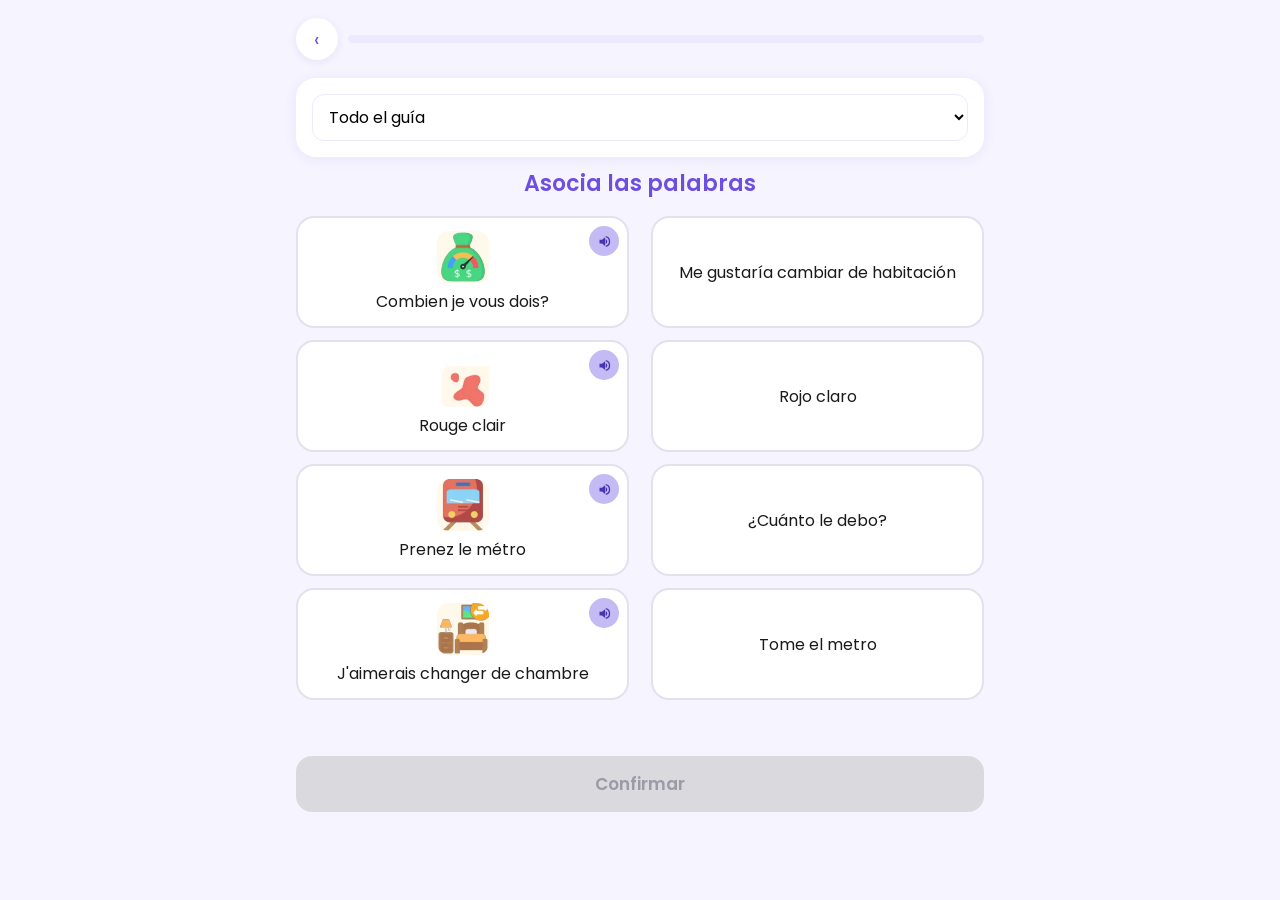
<file: lab/act/asocia.html>
<!doctype html>
<html lang="es">
<head>
<meta charset="utf-8"><meta name="viewport" content="width=device-width,initial-scale=1"><meta name="robots" content="noindex,nofollow">
<link rel="apple-touch-icon" href="../apple-touch-icon.png"><link rel="icon" href="../icon-192.png"><link rel="manifest" href="../manifest.webmanifest"><meta name="apple-mobile-web-app-title" content="Lab Evoala"><meta name="theme-color" content="#6C4FE0">
<title>Asocia las palabras · Laboratorio Evoala</title>
<link rel="stylesheet" href="../lab.css">
<style>
  .cols{display:grid;grid-template-columns:1fr 1fr;gap:12px 22px}
  .col{display:grid;gap:12px}
  .w{position:relative;min-height:112px;border-radius:18px;background:#fff;border:2px solid #E4E1EE;display:flex;flex-direction:column;align-items:center;justify-content:center;gap:6px;padding:10px 8px;font-size:16px;text-align:center;transition:border-color .15s,background .15s,transform .1s}
  .w:active{transform:scale(.97)}
  .w .spkb{position:absolute;top:8px;right:8px}
  .w.c0{border-color:#6C4FE0;background:#F1EDFF}.w.c1{border-color:#F5A623;background:#FFF5E3}
  .w.c2{border-color:#2F7AD9;background:#EAF2FD}.w.c3{border-color:#D96ECC;background:#FCEFFA}
  .w.sel{box-shadow:0 0 0 4px rgba(108,79,224,.18)}
  .w.good{border-color:#3DBE7E!important;background:#E6F6EE!important}
  .w.bad{border-color:var(--red)!important;background:#FDECEF!important;animation:sh .35s}
  .w .mark{position:absolute;top:-9px;left:-9px;width:24px;height:24px;border-radius:50%;color:#fff;font-size:14px;font-weight:700;display:grid;place-items:center}
  .w.good .mark{background:#1F8A70}.w.bad .mark{background:var(--red)}
  @keyframes sh{25%{transform:translateX(-5px)}75%{transform:translateX(5px)}}
</style>
</head>
<body>
<div class="wrap">
  <div class="top"><a class="back" href="../">‹</a><div class="prog" style="flex:1;margin:0"><i id="bar"></i></div></div>
  <div class="card row" style="margin-bottom:10px"><select id="theme"></select></div>
  <div class="ttl">Asocia las palabras</div>
  <div class="cols"><div class="col" id="L"></div><div class="col" id="R"></div></div>
  <div class="fb" id="fb"></div>
  <button class="okb" id="ok" disabled>Confirmar</button>
</div>
<script src="../lab.js"></script>
<script>
// Asocia las palabras : 4 mots en français à gauche, 4 traductions à droite.
// Un clic à gauche puis un clic à droite (ou l'inverse) : la paire prend une couleur (4 couleurs).
// Toucher une carte déjà colorée défait sa paire. « Confirmar » s'allume quand les 4 paires sont faites.
const ROUNDS = 5, PAIRS = 4;
let theme = "", round = 0, score = 0, set = [], pairs = {}, sel = null, checked = false;   // pairs : index gauche -> { r, c }
const $ = id => document.getElementById(id);
function start(){ round = 0; score = 0; next(); }
function next(){
  $("bar").style.width = (round / ROUNDS * 100) + "%";
  if(round >= ROUNDS){ $("L").parentElement.outerHTML; document.querySelector(".cols").innerHTML = `<div class="card end" style="grid-column:1/-1"><img src="/img/ui/evo.png" alt=""><h2>${score} / ${ROUNDS * PAIRS}</h2><p class="muted">parejas correctas</p><button class="btn" onclick="location.reload()">Otra vez</button></div>`; $("ok").style.display = "none"; $("fb").textContent = ""; return; }
  set = Lab.phrases(theme).filter(p => p.es && p.es.trim().toLowerCase() !== p.fr.trim().toLowerCase()).slice(0, PAIRS);
  const right = Lab.shuffle(set.map((p, i) => i));
  pairs = {}; sel = null; checked = false; $("fb").textContent = ""; $("fb").className = "fb";
  $("L").innerHTML = set.map((p, i) => `<button class="w" data-side="L" data-i="${i}">${p.audio ? '<span class="spkb">' + Lab.SPK + '</span>' : ""}${Lab.icon(p, 52)}<span>${p.fr}</span><span class="mark"></span></button>`).join("");
  $("R").innerHTML = right.map(i => `<button class="w" data-side="R" data-i="${i}"><span>${set[i].es}</span><span class="mark"></span></button>`).join("");
  $("ok").textContent = "Confirmar"; $("ok").classList.remove("next"); paint();
}
const usedColors = () => Object.values(pairs).map(x => x.c);
function paint(){
  document.querySelectorAll(".w").forEach(w => { w.className = "w"; });
  Object.entries(pairs).forEach(([l, { r, c }]) => { q("L", l).classList.add("c" + c); q("R", r).classList.add("c" + c); });
  if(sel){ const c = [0, 1, 2, 3].find(x => !usedColors().includes(x)); q(sel.side, sel.i).classList.add("c" + c, "sel"); }
  $("ok").disabled = Object.keys(pairs).length !== PAIRS;
}
const q = (side, i) => document.querySelector(`.w[data-side="${side}"][data-i="${i}"]`);
document.querySelector(".cols").onclick = e => {
  const w = e.target.closest(".w"); if(!w || checked) return;
  const side = w.dataset.side, i = w.dataset.i;
  if(side === "L" && set[i]) Lab.play(set[i]);
  // carte déjà associée : on défait sa paire
  const owner = side === "L" ? (pairs[i] ? i : null) : Object.keys(pairs).find(l => pairs[l].r === i);
  if(owner != null){ delete pairs[owner]; sel = { side, i }; return paint(); }
  if(!sel || sel.side === side){ sel = (sel && sel.side === side && sel.i === i) ? null : { side, i }; return paint(); }
  const c = [0, 1, 2, 3].find(x => !usedColors().includes(x));
  const l = side === "L" ? i : sel.i, r = side === "R" ? i : sel.i;
  pairs[l] = { r, c }; sel = null; paint();
};
$("ok").onclick = () => {
  if(checked){ round++; return next(); }
  checked = true; let good = 0;
  Object.entries(pairs).forEach(([l, { r }]) => {
    const ok = l === r; if(ok) good++;
    [q("L", l), q("R", r)].forEach(w => { w.classList.add(ok ? "good" : "bad"); w.querySelector(".mark").textContent = ok ? "✓" : "✕"; });
  });
  score += good;
  $("fb").className = "fb " + (good === PAIRS ? "good" : "bad");
  $("fb").textContent = good === PAIRS ? "¡Perfecto! 🎉" : `${good} / ${PAIRS} correctas · ` + set.map(p => `${p.fr} = ${p.es}`).filter((x, i) => pairs[i] && pairs[i].r !== String(i)).join(" · ");
  $("ok").textContent = "Continuar"; $("ok").classList.add("next");
};
Lab.load().then(() => { Lab.themeSelect($("theme"), v => { theme = v; start(); }); start(); });
</script>
</body>
</html>
</file>
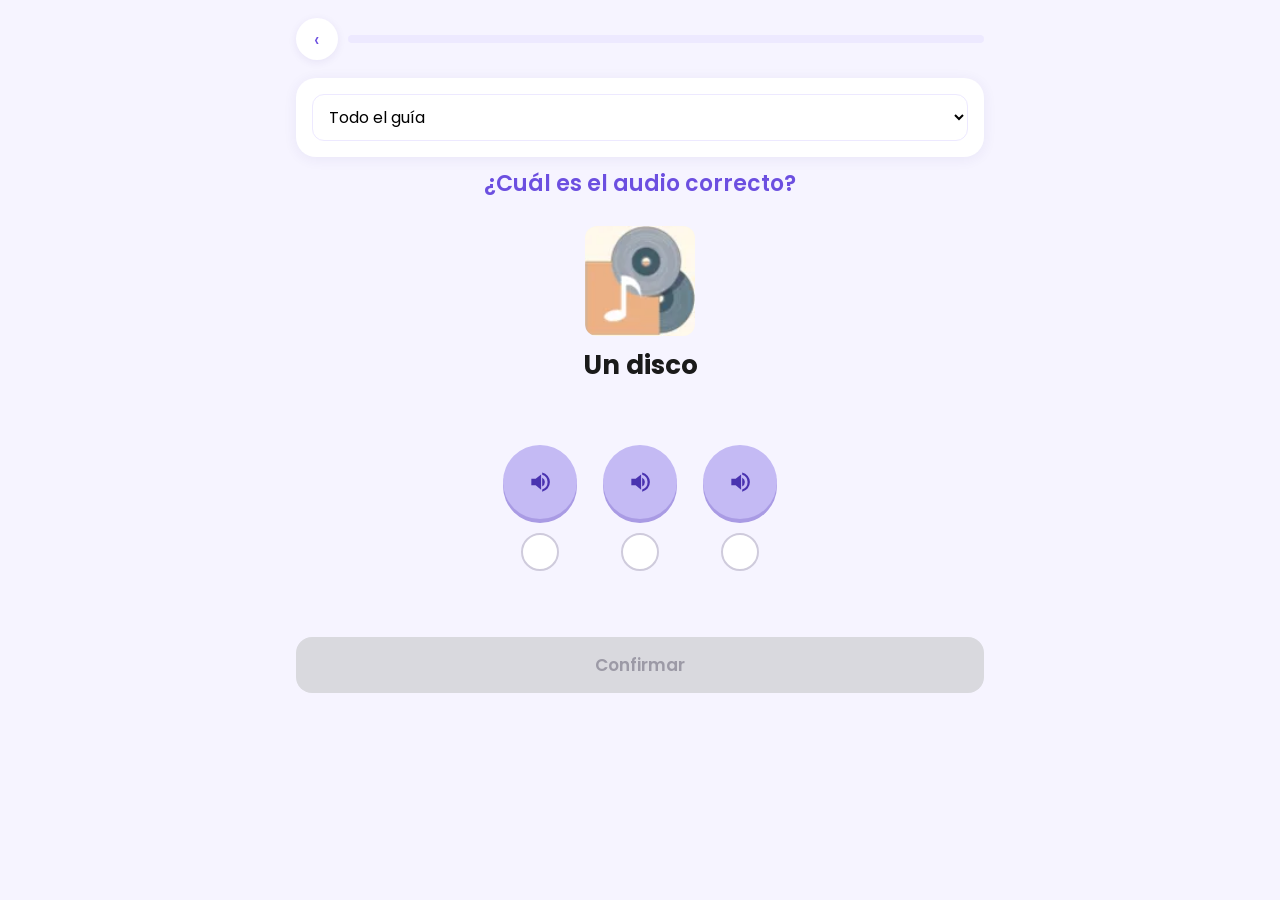
<file: lab/act/audios.html>
<!doctype html>
<html lang="es">
<head>
<meta charset="utf-8"><meta name="viewport" content="width=device-width,initial-scale=1"><meta name="robots" content="noindex,nofollow">
<link rel="apple-touch-icon" href="../apple-touch-icon.png"><link rel="icon" href="../icon-192.png"><link rel="manifest" href="../manifest.webmanifest"><meta name="apple-mobile-web-app-title" content="Lab Evoala"><meta name="theme-color" content="#6C4FE0">
<title>¿Cuál es el audio? · Laboratorio Evoala</title>
<link rel="stylesheet" href="../lab.css">
<style>
  .q{text-align:center;padding:10px 0}
  .q .ic{margin:0 auto 10px}
  .q h2{margin:0;font-size:26px}
  .q .fr{min-height:28px;margin-top:6px;font-size:18px;color:var(--violet-dark);font-weight:600}
  .aud{display:flex;justify-content:center;gap:26px;margin-top:26px}
  .a{display:flex;flex-direction:column;align-items:center;gap:14px}
  .a .pl{width:74px;height:74px;border-radius:50%;background:#C4BAF4;display:grid;place-items:center;box-shadow:0 4px 0 #A99BE4;transition:transform .1s}
  .a .pl:active{transform:translateY(3px);box-shadow:0 1px 0 #A99BE4}
  .a .pl.on{background:#A99BE4;box-shadow:0 4px 0 #8775D6}
  .a .ck{width:38px;height:38px;border-radius:50%;border:2px solid #CFCBDC;background:#fff;display:grid;place-items:center;font-weight:700;color:#fff}
  .a .ck.sel{border-color:var(--violet);background:var(--violet)}
  .a .ck.sel::after{content:"";width:12px;height:12px;border-radius:50%;background:#fff}
  .a .ck.good{border-color:#1F8A70;background:#1F8A70}.a .ck.good::after{content:"✓";width:auto;height:auto;background:none}
  .a .ck.bad{border-color:var(--red);background:var(--red)}.a .ck.bad::after{content:"✕";width:auto;height:auto;background:none}
</style>
</head>
<body>
<div class="wrap">
  <div class="top"><a class="back" href="../">‹</a><div class="prog" style="flex:1;margin:0"><i id="bar"></i></div></div>
  <div class="card row" style="margin-bottom:10px"><select id="theme"></select></div>
  <div class="ttl">¿Cuál es el audio correcto?</div>
  <div id="zone"></div>
  <div class="fb" id="fb"></div>
  <button class="okb" id="ok" disabled>Confirmar</button>
</div>
<script src="../lab.js"></script>
<script>
// ¿Cuál es el audio? : une phrase en espagnol (avec son illustration), 3 audios en français dont un seul est la bonne traduction.
// On écoute, on coche le cercle sous l'audio choisi, puis « Confirmar ». Le français s'affiche après la réponse.
const N = 8; let theme = "", list = [], pool = [], k = 0, score = 0, opts = [], choice = null, checked = false;
const $ = id => document.getElementById(id);
function start(){
  pool = Lab.phrases(theme).filter(p => p.es && p.audio);
  if(pool.length < 3) pool = Lab.phrases("").filter(p => p.es && p.audio);
  list = pool.slice(0, N); k = 0; score = 0; ask();
}
function ask(){
  $("bar").style.width = (k / list.length * 100) + "%";
  $("fb").textContent = ""; $("fb").className = "fb"; checked = false; choice = null;
  if(k >= list.length){ $("zone").innerHTML = `<div class="card end"><img src="/img/ui/evo.png" alt=""><h2>${score} / ${list.length}</h2><p class="muted">${score === list.length ? "¡Perfecto!" : "¡Sigue practicando!"}</p><button class="btn" onclick="start()">Otra vez</button></div>`; $("ok").style.display = "none"; return; }
  $("ok").style.display = ""; $("ok").textContent = "Confirmar"; $("ok").classList.remove("next"); $("ok").disabled = true;
  const p = list[k]; opts = Lab.shuffle([p, ...Lab.shuffle(pool.filter(x => x.fr !== p.fr && x.es !== p.es)).slice(0, 2)]);
  $("zone").innerHTML = `<div class="q">${Lab.icon(p, 110)}<h2>${p.es}</h2><div class="fr" id="fr"></div>
    <div class="aud">${opts.map((o, i) => `<div class="a"><button class="pl" data-i="${i}" aria-label="Audio ${i + 1}">${Lab.SPK}</button><button class="ck" data-i="${i}" aria-label="Elegir audio ${i + 1}"></button></div>`).join("")}</div></div>`;
}
$("zone").onclick = e => {
  const pl = e.target.closest(".pl"), ck = e.target.closest(".ck");
  if(pl){ document.querySelectorAll(".pl").forEach(b => b.classList.toggle("on", b === pl)); Lab.play(opts[pl.dataset.i]); return; }
  if(ck && !checked){ choice = +ck.dataset.i; document.querySelectorAll(".ck").forEach(b => b.classList.toggle("sel", b === ck)); $("ok").disabled = false; }
};
$("ok").onclick = () => {
  if(checked){ k++; return ask(); }
  checked = true; const p = list[k], good = opts[choice] === p; if(good) score++;
  const cks = document.querySelectorAll(".ck");
  cks[choice].classList.remove("sel"); cks[choice].classList.add(good ? "good" : "bad");
  if(!good) cks[opts.indexOf(p)].classList.add("good");
  $("fr").textContent = "« " + p.fr + " »"; Lab.play(p);
  $("fb").className = "fb " + (good ? "good" : "bad"); $("fb").textContent = good ? "¡Correcto!" : "Era el audio " + (opts.indexOf(p) + 1);
  $("ok").textContent = "Continuar"; $("ok").classList.add("next");
};
Lab.load().then(() => { Lab.themeSelect($("theme"), v => { theme = v; start(); }); start(); });
</script>
</body>
</html>
</file>
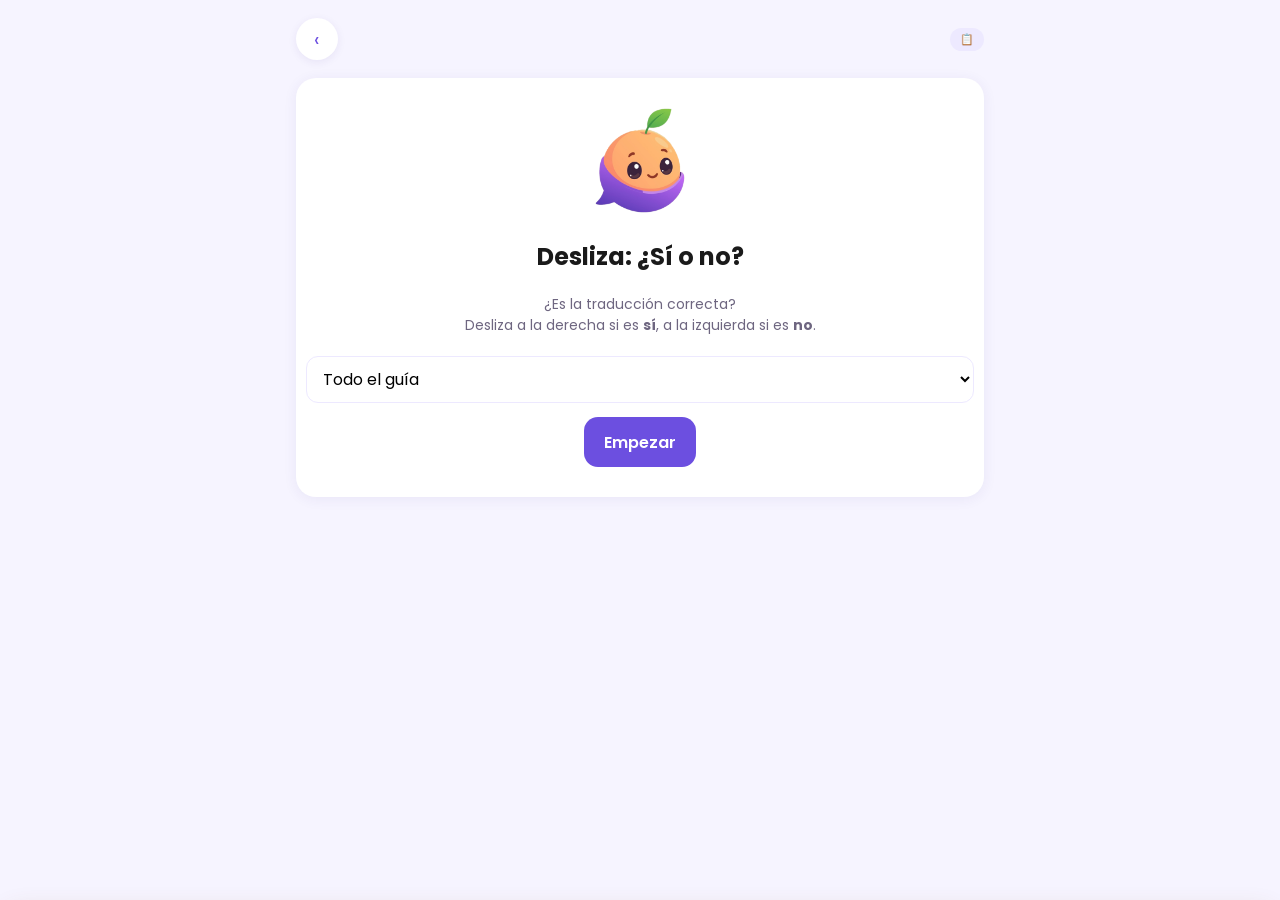
<file: lab/act/desliza.html>
<!doctype html>
<html lang="es">
<head>
<meta charset="utf-8"><meta name="viewport" content="width=device-width,initial-scale=1,viewport-fit=cover"><meta name="robots" content="noindex,nofollow"><link rel="apple-touch-icon" href="../apple-touch-icon.png"><link rel="icon" href="../icon-192.png"><link rel="manifest" href="../manifest.webmanifest"><meta name="apple-mobile-web-app-title" content="Lab Evoala"><meta name="theme-color" content="#6C4FE0">
<title>Desliza · Laboratorio Evoala</title>
<link rel="stylesheet" href="../lab.css">
<style>
  body{overflow-x:hidden}
  .wrap{padding-bottom:40px}
  .segs{flex:1;display:flex;gap:4px}
  .segs i{flex:1;height:10px;border-radius:99px;background:#E4DEFA;transition:background .25s}
  .segs i.ici{background:#C4BAF4}.segs i.bien{background:#3DBE7E}.segs i.mal{background:#E8962E}
  .cpt{font-size:14px;font-weight:600;color:var(--gray);white-space:nowrap}
  .question{margin:18px 0 14px;text-align:center;font-size:17px;font-weight:600;color:var(--violet-dark)}
  /* pile de cartes */
  .pile{position:relative;height:468px;max-width:420px;margin:0 auto}
  .pile .fond{position:absolute;border-radius:28px}
  .pile .f2{left:22px;right:22px;top:22px;bottom:-6px;background:#E9E4FB}
  .pile .f1{left:11px;right:11px;top:11px;bottom:-3px;background:#F1EDFD}
  .carte{position:absolute;inset:0;border-radius:28px;background:#fff;box-shadow:0 10px 30px rgba(60,40,140,.12);display:flex;flex-direction:column;align-items:center;padding:22px 22px 24px;box-sizing:border-box;touch-action:none;user-select:none;-webkit-user-select:none;will-change:transform;transform-origin:50% 100%}
  .carte.anime{transition:transform .3s ease-out,opacity .3s}
  .carte.juste{outline:3px solid #3DBE7E}
  .carte .petit-hp{position:absolute;left:18px;top:18px;width:44px;height:44px;border-radius:50%;background:var(--lav);display:grid;place-items:center}
  .carte .petit-hp svg,.lect .rond svg,.grand-hp svg{fill:#fff}
  .carte .petit-hp svg{fill:#4A33B0;width:22px;height:22px}
  .ill,.grand-hp{position:relative}
  .ill{border-radius:24px;background:#FFF6E8;display:grid;place-items:center}
  .ill .ic{border-radius:0}
  .mot{margin-top:16px;padding:10px 24px;border-radius:18px;text-align:center}
  .mot.boite{background:var(--lav2)}
  .mot h2{margin:0;font-size:34px;font-weight:700;letter-spacing:-.01em;line-height:1.15}
  .mot p{margin:2px 0 0;font-size:18px;color:var(--gray)}
  .sep{width:100%;display:flex;align-items:center;gap:10px;margin:22px 0 18px}
  .sep i{flex:1;border-top:2px dashed #E1DCF0}
  .sep span{font-size:11px;font-weight:600;letter-spacing:.12em;color:#8C86A3}
  .prop{margin:0;font-size:26px;font-weight:600;color:var(--violet-dark);text-align:center;line-height:1.25}
  .lect{display:flex;align-items:center;gap:14px;height:60px;padding:0 20px 0 10px;border-radius:30px;background:var(--lav)}
  .lect .rond{width:42px;height:42px;border-radius:50%;background:var(--violet);display:grid;place-items:center}
  .lect .rond svg{width:20px;height:20px}
  .lect .onde{display:flex;align-items:center;gap:4px;height:30px}
  .lect .onde i{display:block;width:4px;border-radius:2px;background:#B8AEF0}
  .lect.on .onde i{background:var(--violet);animation:onde .8s ease-in-out infinite}
  .lect .onde i:nth-child(2n){animation-delay:.2s!important}.lect .onde i:nth-child(3n){animation-delay:.4s!important}
  .lect svg.rejouer{width:20px;height:20px;fill:none;stroke:#4A33B0;stroke-width:2.2;stroke-linecap:round;stroke-linejoin:round}
  .grand-hp{margin-top:14px;width:150px;height:150px;border-radius:50%;background:var(--lav);display:grid;place-items:center;box-shadow:0 0 0 14px var(--lav2)}
  .grand-hp span{width:108px;height:108px;border-radius:50%;background:var(--violet);display:grid;place-items:center;box-shadow:0 6px 0 var(--violet-dark)}
  .grand-hp svg{width:50px;height:50px}
  .grand-hp.on span{animation:pulse 1s infinite}
  .aide{margin:12px 0 0;font-size:13px;color:#8C86A3}
  .bravo{position:absolute;left:50%;top:50%;width:96px;height:96px;margin:-48px 0 0 -48px;border-radius:50%;background:#2E9E66;display:grid;place-items:center;box-shadow:0 8px 24px rgba(46,160,103,.35);transform:scale(0);z-index:3;pointer-events:none}
  .bravo svg{width:50px;height:50px;fill:none;stroke:#fff;stroke-width:3.2;stroke-linecap:round;stroke-linejoin:round}
  .carte.juste .bravo{animation:pop .45s cubic-bezier(.2,1.6,.4,1) forwards}
  /* posée sur l'image ou le haut-parleur, la coche les recouvre entièrement */
  .ill .bravo,.grand-hp .bravo{left:0;top:0;width:100%;height:100%;margin:0;border-radius:inherit}
  .ill .bravo svg{width:44%;height:44%}
  @keyframes pop{0%{transform:scale(0)}100%{transform:scale(1)}}
  .tampon{position:absolute;top:30px;padding:4px 16px;border:4px solid;border-radius:12px;font-size:34px;font-weight:700;letter-spacing:.06em;background:rgba(255,255,255,.85);opacity:0;z-index:2;pointer-events:none}
  .tampon.si{left:22px;transform:rotate(-14deg);color:#2E9E66;border-color:#2E9E66}
  .tampon.no{right:22px;transform:rotate(14deg);color:#E5484D;border-color:#E5484D}
  /* boutons No / Sí */
  .boutons{display:flex;justify-content:center;gap:56px;margin-top:30px}
  .boutons > div{display:flex;flex-direction:column;align-items:center;gap:8px}
  .bt{width:76px;height:76px;border-radius:50%;background:#fff;display:grid;place-items:center;transition:transform .12s,background .12s}
  .bt:active{transform:scale(.92)}
  .bt svg{width:32px;height:32px;fill:none;stroke-width:3;stroke-linecap:round;stroke-linejoin:round}
  .bt.non{box-shadow:0 6px 18px rgba(229,72,77,.18)}.bt.non svg{stroke:#E5484D}
  .bt.oui{box-shadow:0 6px 18px rgba(46,160,103,.2)}.bt.oui svg{stroke:#2E9E66}
  .bt.non.on{background:#E5484D}.bt.non.on svg,.bt.oui.on svg{stroke:#fff}.bt.oui.on{background:#2E9E66}
  .boutons span{font-size:14px;font-weight:600}
  /* panneau de correction */
  .sheet{position:fixed;left:0;right:0;bottom:0;padding:22px 20px max(26px,env(safe-area-inset-bottom));border-radius:22px 22px 0 0;text-align:center;transform:translateY(110%);transition:transform .3s ease-out;z-index:5;background:#FFE7C2;box-shadow:0 -8px 24px rgba(120,70,0,.12)}
  .sheet.on{transform:none}
  .sheet .in{max-width:720px;margin:0 auto}
  .sheet .tt{display:flex;align-items:center;justify-content:center;gap:10px;margin-bottom:8px}
  .sheet .tt img{width:54px;margin-top:-40px}
  .sheet h3{margin:0;font-size:25px;font-weight:700;color:#A8620A}
  .sheet p{margin:0 0 12px;font-size:16px;line-height:1.5}
  .sheet .ecoutes{display:flex;flex-direction:column;gap:8px;margin-bottom:16px;text-align:left}
  .sheet .ecoutes button{display:flex;align-items:center;gap:12px;background:rgba(255,255,255,.55);border-radius:14px;padding:8px 12px;font-size:15px;color:var(--ink)}
  .sheet .ecoutes .r{width:40px;height:40px;border-radius:50%;background:#fff;display:grid;place-items:center;flex:none}
  .sheet .ecoutes svg{width:18px;height:18px;fill:#C27716}
  .sheet .okb{background:#E8962E;box-shadow:0 4px 0 #C27716}
  @keyframes onde{0%,100%{height:8px}50%{height:28px}}
  @keyframes pulse{0%,100%{box-shadow:0 6px 0 var(--violet-dark),0 0 0 0 rgba(108,79,224,.35)}50%{box-shadow:0 6px 0 var(--violet-dark),0 0 0 12px rgba(108,79,224,0)}}
</style>
</head>
<body>
<div class="wrap">
  <div class="top"><a class="back" href="../" aria-label="Volver">‹</a><div class="segs" id="segs"></div><span class="cpt" id="cpt"></span><a class="tag" id="grille" href="../grille.html" style="text-decoration:none">📋</a></div>
  <div id="zone"></div>
</div>
<div class="sheet" id="sheet"><div class="in"><div class="tt"><img src="/img/ui/evo.png" alt=""><h3>¡Casi!</h3></div><div id="sh-c"></div><button class="okb" id="sh-ok">Continuar</button></div></div>
<script src="../lab.js"></script>
<script>
// Desliza: ¿Sí o no? — une carte, on glisse à droite (Sí) si ça va ensemble, à gauche (No) sinon, ou on touche les boutons.
// 4 niveaux (?nivel=1…4), on retire un appui à chaque niveau :
//   1 · Compréhension : image + mot, on juge la TRADUCTION
//   2 · Compréhension : image + mot + traduction, on juge l'AUDIO (qui se lance seul)
//   3 · Mémorisation  : image + mot, on juge l'AUDIO
//   4 · Mémorisation  : seulement l'audio, on juge la TRADUCTION
// Bonne réponse : coche verte qui pop sur la carte, segment vert, puis carte suivante, sans s'arrêter. Erreur : panneau avec la correction.
const NIV = Math.min(4, Math.max(1, +new URLSearchParams(location.search).get("nivel") || 1));
const NOMS = { 1: "Traducción", 2: "Traducción y audio", 3: "Palabra, imagen y audio", 4: "Solo audio" };
const QUESTIONS = { 1: "¿Es la traducción correcta?", 2: "¿El audio corresponde a la palabra?", 3: "¿El audio corresponde a la palabra?", 4: "¿Es la traducción de lo que oyes?" };
const TITRE = "Desliza · " + NOMS[NIV];
document.title = TITRE + " · Laboratorio Evoala";
document.getElementById("grille").href = "../grille.html?act=" + encodeURIComponent(TITRE);
const JUGE_AUDIO = NIV === 2 || NIV === 3;
const N = 12; let theme = "", list = [], k = 0, score = 0, carte = null, occupe = false;
const $ = id => document.getElementById(id);
const SPK = '<svg viewBox="0 0 24 24"><path d="M4 9h4l5-4v14l-5-4H4z"/><path d="M16.5 8.5a5 5 0 0 1 0 7" fill="none" stroke="currentColor" stroke-width="2" stroke-linecap="round"/></svg>';
const SPKW = SPK.replace('stroke="currentColor"', 'stroke="#fff"');
const SPKV = SPK.replace('stroke="currentColor"', 'stroke="#4A33B0"');
const SPKO = SPK.replace('stroke="currentColor"', 'stroke="#C27716"');
const ok = p => p.fr && p.es && p.audio && (NIV === 4 || p.icon) && !/…|\.\.\./.test(p.fr);

// La proposition fausse : une autre phrase du même thème, la plus ressemblante (mêmes mots, même longueur),
// pour qu'on ne puisse pas répondre sans vraiment lire ou écouter
const motsDe = t => t.toLowerCase().normalize("NFD").replace(/[̀-ͯ]/g, "").replace(/[^a-z' ]/g, " ").split(/\s+/).filter(Boolean);
function leurre(p){
  const cle = JUGE_AUDIO ? "fr" : "es";
  const cands = Lab.voisins(p, 15, x => ok(x) && x[cle].toLowerCase() !== p[cle].toLowerCase() && x.es.toLowerCase() !== p.es.toLowerCase());
  const mp = motsDe(p[cle]);
  const note = x => { const mx = motsDe(x[cle]); return mx.filter(w => mp.includes(w)).length * 3 - Math.abs(mx.length - mp.length) * 2 - Math.abs(x[cle].length - p[cle].length) / 6 + Math.random(); };
  return cands.sort((a, b) => note(b) - note(a))[0];
}

function start(){
  let pool = Lab.phrases(theme).filter(ok);
  if(pool.length < 4) pool = Lab.phrases("").filter(ok);
  list = pool.slice(0, N).map(p => { const vrai = Math.random() < .5, faux = vrai ? null : leurre(p); return { p, vrai: vrai || !faux, faux }; });
  k = 0; score = 0; suivante();
}

// Barre de progression : un segment par carte, vert si juste, orange si faux
function segments(){
  $("segs").innerHTML = list.map((c, i) => `<i class="${c.res || (i === k ? "ici" : "")}"></i>`).join("");
}
// Une carte : ce qui est donné en haut, ce qu'on juge en bas (après la ligne pointillée)
function suivante(){
  fermer(); occupe = false;
  segments();
  $("cpt").textContent = k < list.length ? `${k + 1} / ${list.length}` : "";
  if(k >= list.length){
    $("zone").innerHTML = `<div class="card end"><img src="/img/ui/evo.png" alt=""><h2>${score} / ${list.length}</h2><p class="muted">${score === list.length ? "¡Perfecto!" : "¡Sigue practicando!"}</p><button class="btn" onclick="start()">Otra vez</button></div>`;
    return;
  }
  const { p, vrai, faux } = list[k], prop = vrai ? p : faux;
  const sep = t => `<div class="sep"><i></i><span>${t}</span><i></i></div>`;
  const lecteur = `<button class="lect" id="lect" aria-label="Escuchar otra vez"><span class="rond">${SPKW}</span><span class="onde">${[10,20,28,16,24,12,20,8,14].map(h => `<i style="height:${h}px"></i>`).join("")}</span><svg class="rejouer" viewBox="0 0 24 24"><path d="M3 12a9 9 0 1 0 3-6.7"/><path d="M3 4v5h5"/></svg></button>`;
  let html = "";
  if(NIV === 1) html = `<button class="petit-hp" id="hp" aria-label="Escuchar">${SPKV}</button>
      <div class="ill" style="width:150px;height:150px;margin-top:8px">${Lab.icon(p, 120)}</div>
      <div class="mot"><h2>${p.fr}</h2></div>${sep("TRADUCCIÓN")}<p class="prop">${prop.es}</p>`;
  if(NIV === 2) html = `<div class="ill" style="width:124px;height:124px;margin-top:6px">${Lab.icon(p, 100)}</div>
      <div class="mot boite"><h2>${p.fr}</h2><p>${p.es}</p></div>${sep("AUDIO")}${lecteur}`;
  if(NIV === 3) html = `<div class="ill" style="width:124px;height:124px;margin-top:6px">${Lab.icon(p, 100)}</div>
      <div class="mot boite"><h2>${p.fr}</h2></div>${sep("AUDIO")}${lecteur}`;
  if(NIV === 4) html = `<p class="aide" style="margin-top:10px;font-weight:600;letter-spacing:.12em">ESCUCHA</p>
      <button class="grand-hp" id="ghp" aria-label="Escuchar otra vez"><span>${SPKW}</span></button>
      <p class="aide">Toca para escuchar otra vez</p>${sep("TRADUCCIÓN")}<p class="prop">${prop.es}</p>`;
  $("zone").innerHTML = `<p class="question">${QUESTIONS[NIV]}</p>
    <div class="pile"><div class="fond f2"></div><div class="fond f1"></div>
      <div class="carte" id="carte"><div class="bravo" aria-hidden="true"><svg viewBox="0 0 24 24"><path d="M5 12.5l4.5 4.5L19 7.5"/></svg></div><div class="tampon si" id="t-si">SÍ</div><div class="tampon no" id="t-no">NO</div>${html}</div></div>
    <div class="boutons">
      <div><button class="bt non" id="b-no" aria-label="No"><svg viewBox="0 0 24 24"><path d="M6 6l12 12M18 6L6 18"/></svg></button><span style="color:#C4313A">No</span></div>
      <div><button class="bt oui" id="b-si" aria-label="Sí"><svg viewBox="0 0 24 24" style="width:34px;height:34px"><path d="M5 12.5l4.5 4.5L19 7.5"/></svg></button><span style="color:#237A4F">Sí</span></div>
    </div>`;
  carte = $("carte");
  // le son de la carte : l'audio jugé (niveaux 2-3), le mot (niveaux 1 et 4)
  const son = JUGE_AUDIO ? prop : p;
  const jouer = () => ecouter(son);
  ["hp", "lect", "ghp"].forEach(id => { const b = $(id); if(b){ b.onclick = jouer; b.onpointerdown = e => e.stopPropagation(); } });
  if(NIV !== 1) jouer();
  $("b-no").onclick = () => repondre(false);
  $("b-si").onclick = () => repondre(true);
  glisser(carte);
}
async function ecouter(p){
  const b = $("lect") || $("ghp"); b && b.classList.add("on");
  await Lab.playToEnd(p);
  b && b.classList.remove("on");
}

// Glisser la carte : elle suit le doigt et s'incline ; au-delà de 100 px, la réponse est donnée
function glisser(el){
  let x0 = null, dx = 0;
  el.addEventListener("pointerdown", e => { if(occupe) return; x0 = e.clientX; dx = 0; el.classList.remove("anime"); el.setPointerCapture(e.pointerId); });
  el.addEventListener("pointermove", e => { if(x0 === null) return; dx = e.clientX - x0; poser(dx); });
  const fin = () => {
    if(x0 === null) return; x0 = null;
    if(Math.abs(dx) > 100) return repondre(dx > 0);
    el.classList.add("anime"); poser(0);
  };
  el.addEventListener("pointerup", fin); el.addEventListener("pointercancel", fin);
}
function poser(dx){
  carte.style.transform = `translateX(${dx}px) rotate(${dx / 14}deg)`;
  $("t-si").style.opacity = Math.max(0, Math.min(1, dx / 90));
  $("t-no").style.opacity = Math.max(0, Math.min(1, -dx / 90));
  $("b-si").classList.toggle("on", dx > 40); $("b-no").classList.toggle("on", dx < -40);
}

// Réponse : la carte s'envole du côté choisi
function repondre(oui){
  if(occupe) return; occupe = true;
  const { p, vrai, faux } = list[k], juste = oui === vrai;
  Lab.stop();
  carte.classList.add("anime"); poser((oui ? 1 : -1) * (juste ? 30 : 140));   // juste : la carte reste presque au centre pour qu'on voie la coche
  $(oui ? "t-si" : "t-no").style.opacity = 1;                                    // le tampon du choix, bien net
  list[k].res = juste ? "bien" : "mal"; segments();
  // la coche se pose sur l'image (ou le haut-parleur au niveau 4) : la phrase reste lisible pendant qu'elle part
  const cible = carte.querySelector(".ill, .grand-hp"); if(cible) cible.appendChild(carte.querySelector(".bravo"));
  if(juste){
    score++; carte.classList.add("juste");
    setTimeout(() => { carte.style.transform = `translateX(${oui ? 520 : -520}px) rotate(${oui ? 24 : -24}deg)`; carte.style.opacity = 0; }, 560);
    setTimeout(() => { k++; suivante(); }, 900);
    return;
  }
  setTimeout(() => corriger(p, vrai, faux), 280);
}
// Erreur : la correction, avec de quoi réécouter
function corriger(p, vrai, faux){
  const ecoute = (id, txt) => `<button id="${id}"><span class="r">${SPKO}</span><span>${txt}</span></button>`;
  let h = "";
  if(NIV === 1) h = vrai ? `<p>Sí era correcto: <b>« ${p.fr} »</b> quiere decir <b>${p.es}</b>.</p>`
                         : `<p><b>« ${p.fr} »</b> no quiere decir « ${faux.es} ».<br>Quiere decir <b>${p.es}</b>.</p>`;
  if(JUGE_AUDIO) h = vrai ? `<p>Sí correspondía: el audio era <b>« ${p.fr} »</b>.</p><div class="ecoutes">${ecoute("e1", `La palabra: <b>${p.fr}</b>`)}</div>`
                          : `<p>El audio era <b>« ${faux.fr} »</b>.</p><div class="ecoutes">${ecoute("e1", `Oíste: <b>${faux.fr}</b>`)}${ecoute("e2", `La palabra: <b>${p.fr}</b>`)}</div>`;
  if(NIV === 4) h = vrai ? `<p>Sí era correcto: oíste <b>« ${p.fr} »</b>, que quiere decir <b>${p.es}</b>.</p><div class="ecoutes">${ecoute("e1", `<b>${p.fr}</b> · ${p.es}`)}</div>`
                         : `<p>Oíste <b>« ${p.fr} »</b>, que quiere decir <b>${p.es}</b>.</p><div class="ecoutes">${ecoute("e1", `<b>${p.fr}</b> · ${p.es}`)}</div>`;
  $("sh-c").innerHTML = h;
  if($("e1")) $("e1").onclick = () => Lab.play(JUGE_AUDIO && !vrai ? faux : p);
  if($("e2")) $("e2").onclick = () => Lab.play(p);
  $("sheet").className = "sheet on";
  $("sh-ok").onclick = () => { k++; suivante(); };
}
function fermer(){ $("sheet").className = "sheet"; }

// Premier écran : le thème et un toucher pour commencer (débloque l'audio sur iPhone)
function accueil(){
  $("cpt").textContent = "";
  $("zone").innerHTML = `<div class="card end"><img src="/img/ui/evo.png" alt=""><h2>Desliza: ¿Sí o no?</h2>
    <p class="muted">${QUESTIONS[NIV]}<br>Desliza a la derecha si es <b>sí</b>, a la izquierda si es <b>no</b>.</p>
    <select id="theme" style="margin:6px 0 14px;width:100%"></select><button class="btn" id="go">Empezar</button></div>`;
  Lab.themeSelect($("theme"), v => { theme = v; });
  $("theme").value = theme;
  $("go").onclick = start;
}
Lab.load().then(accueil);
</script>
</body>
</html>
</file>
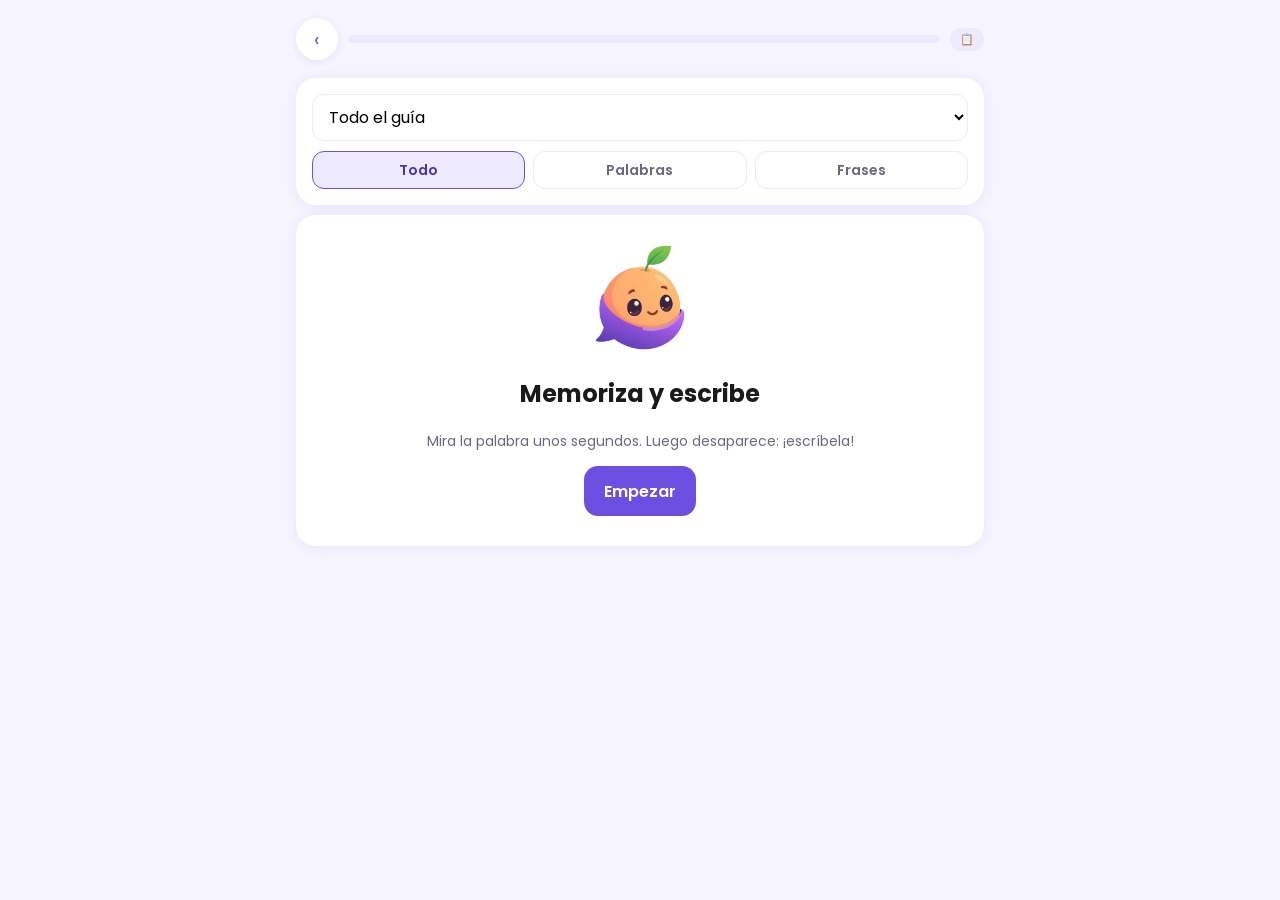
<file: lab/act/escribe.html>
<!doctype html>
<html lang="es">
<head>
<meta charset="utf-8"><meta name="viewport" content="width=device-width,initial-scale=1,viewport-fit=cover"><meta name="robots" content="noindex,nofollow"><link rel="apple-touch-icon" href="../apple-touch-icon.png"><link rel="icon" href="../icon-192.png"><link rel="manifest" href="../manifest.webmanifest"><meta name="apple-mobile-web-app-title" content="Lab Evoala"><meta name="theme-color" content="#6C4FE0">
<title>Memoriza y escribe · Laboratorio Evoala</title>
<link rel="stylesheet" href="../lab.css">
<style>
  .wrap{padding-bottom:200px}
  .modes{display:flex;gap:8px;margin-top:10px}
  .modes button{flex:1;height:38px;border-radius:12px;background:#fff;border:1.5px solid var(--lav);font-size:14px;font-weight:600;color:var(--gray)}
  .modes button.on{background:var(--lav);border-color:var(--violet);color:var(--violet-dark)}
  .q{text-align:center}
  .titre{display:inline-block;padding:10px 22px;border-radius:14px;background:var(--lav);color:var(--violet-dark);font-weight:600;font-size:18px;margin:4px auto 14px}
  .scene{position:relative;display:flex;justify-content:center;align-items:center}
  .scene .spk{position:absolute;right:6%;width:46px;height:46px;border-radius:50%;background:#C4BAF4;display:grid;place-items:center}
  .scene .spk svg{width:22px;height:22px;fill:#4A33B0}
  .fr{font-size:28px;font-weight:700;margin:12px 0 4px;min-height:40px}
  .es{font-size:16px;color:var(--gray);min-height:22px}
  .chrono{height:6px;border-radius:99px;background:var(--lav);overflow:hidden;width:60%;margin:14px auto 0}
  .chrono i{display:block;height:100%;width:100%;background:var(--violet);transform-origin:left}
  .pret{margin-top:16px}
  /* zone de réponse */
  .rep{display:flex;flex-wrap:wrap;align-items:center;gap:6px;min-height:58px;margin:18px 0 6px;padding:8px 10px;border-radius:14px;background:#EFEDF5;text-align:left}
  .rep .fixe{padding:8px 12px;border-radius:10px;background:#fff;font-weight:600;font-size:18px;box-shadow:0 1px 3px rgba(0,0,0,.06)}
  .rep .lettres{display:flex;flex-wrap:wrap;gap:2px;font-size:24px;font-weight:600;letter-spacing:.02em}
  .rep .lettres button{min-width:18px;padding:2px 1px;font-size:24px;font-weight:600;color:var(--ink)}
  .rep .curseur{width:2px;height:28px;background:var(--violet);animation:clign 1s steps(1) infinite;margin-left:2px}
  .rep .mot{padding:8px 12px;border-radius:10px;background:#fff;font-size:17px;font-weight:600;box-shadow:0 2px 0 #DDD8EC}
  .rep .vide{color:#A9A4BC;font-size:14px;padding-left:4px}
  .rep{position:relative;padding-right:58px}
  .efface{position:absolute;right:6px;top:50%;transform:translateY(-50%);width:46px;height:42px;border-radius:10px;background:#fff;display:grid;place-items:center;box-shadow:0 2px 0 #DDD8EC}
  .efface svg{width:24px;height:24px;fill:none;stroke:var(--violet-dark);stroke-width:2;stroke-linejoin:round;stroke-linecap:round}
  .efface:active{transform:translateY(calc(-50% + 2px));box-shadow:none}
  .efface:disabled{opacity:.35;box-shadow:none}
  .tuiles{display:flex;flex-wrap:wrap;justify-content:center;gap:8px;margin-top:16px}
  .tuile{min-width:46px;height:50px;padding:0 12px;border-radius:12px;background:#fff;border:1.5px solid #E3E0EC;box-shadow:0 3px 0 #E3E0EC;font-size:20px;font-weight:600;transition:transform .08s}
  .tuile.mot{font-size:17px}
  .tuile:active{transform:translateY(2px);box-shadow:0 1px 0 #E3E0EC}
  .tuile.prise{background:#EFEDF5;border-color:transparent;box-shadow:none;color:transparent;pointer-events:none}   /* place gardée : les tuiles ne bougent pas */
  .revoir{margin-top:16px;font-size:14px;font-weight:600;color:#A9A4BC}
  /* panneau de résultat (comme Escucha y repite) */
  .sheet{position:fixed;left:0;right:0;bottom:0;padding:22px 20px max(22px,env(safe-area-inset-bottom));border-radius:22px 22px 0 0;text-align:center;transform:translateY(110%);transition:transform .3s ease-out;z-index:5}
  .sheet.on{transform:none}
  .sheet .in{max-width:720px;margin:0 auto}
  .sheet .tt{display:flex;align-items:center;justify-content:center;gap:10px;margin-bottom:6px}
  .sheet .tt img{width:52px;margin-top:-34px}
  .sheet h3{margin:0;font-size:24px;font-weight:700}
  .sheet p{margin:0 0 14px;font-size:16px;line-height:1.6}
  .sheet p b.err{color:var(--red);text-decoration:underline}
  .sheet .okb{margin-top:6px}
  .sheet .alt[hidden]{display:none}
  .sheet .alt{display:block;width:100%;margin-top:12px;font-weight:600;color:#8A7F6A;font-size:15px;padding:6px}
  .sheet.bien{background:#D3EFB8}.sheet.bien h3{color:#3E8E1F}.sheet.bien .okb{background:#7BC94A;box-shadow:0 4px 0 #5DA532}
  .sheet.presque{background:#FFE7C2}.sheet.presque h3{color:#A8620A}.sheet.presque .okb{background:#E8962E;box-shadow:0 4px 0 #C27716}
  @keyframes clign{50%{opacity:0}}
</style>
</head>
<body>
<div class="wrap">
  <div class="top"><a class="back" href="../">‹</a><div class="prog" style="flex:1;margin:0"><i id="bar"></i></div><a class="tag" href="../grille.html?act=Memoriza%20y%20escribe" style="text-decoration:none">📋</a></div>
  <div class="card" style="margin-bottom:10px"><select id="theme" style="width:100%"></select>
    <div class="modes" id="modes"><button data-m="tout" class="on">Todo</button><button data-m="mot">Palabras</button><button data-m="phrase">Frases</button></div></div>
  <div id="zone"></div>
</div>
<div class="sheet" id="sheet"><div class="in"><div class="tt"><img id="sh-evo" src="/img/ui/evo-happy.png" alt=""><h3 id="sh-t"></h3></div><p id="sh-p"></p><button class="okb" id="sh-ok">Continuar</button><button class="alt" id="sh-alt" hidden>Continuar</button></div></div>
<script src="../lab.js"></script>
<script>
// Memoriza y escribe (étape Pratique) : on regarde le mot (ou la phrase) quelques secondes, il disparaît, on le réécrit.
// - un mot   → tuiles de lettres (orthographe), l'article (Un, Une, Le, L'…) est déjà placé
// - une phrase → tuiles de mots (ordre des mots)
// Pas de tuiles pièges pour le moment (piegesLettres / piegesMots restent disponibles pour les remettre).
const N = 8; let essai = 0, demarre = false, theme = "", mode = "tout", list = [], k = 0, score = 0, q = null, fini = false, tChrono = null;
const $ = id => document.getElementById(id);
const ARTICLES = ["un", "une", "le", "la", "les", "l'", "des", "du"];

// Découpe une entrée du guide : article + mot (mode mot) ou liste de mots (mode phrase)
function decouper(p){
  const fin = (p.fr.match(/\s*[?!.]+$/) || [""])[0];               // ponctuation finale, affichée telle quelle
  const corps = p.fr.slice(0, p.fr.length - fin.length).trim();
  let art = "", reste = corps;
  const m = corps.match(/^(un|une|le|la|les|des|du)\s+(.+)$/i) || corps.match(/^(l')(.+)$/i);
  if(m){ art = m[1]; reste = m[2]; }
  if(!/\s/.test(reste)) return { type: "mot", art, mot: reste, fin, p };
  // la majuscule du 1er mot trahirait sa place : les tuiles sont en minuscules
  const mots = corps.split(/\s+/).flatMap(elision); mots[0] = mots[0][0].toLowerCase() + mots[0].slice(1);
  return { type: "phrase", mots, fin, p };
}
// Élision : « n'ai » → « n' » + « ai », « j'ai » → « j' » + « ai », « l'eau » → « l' » + « eau »
// (sauf les mots qui s'écrivent toujours avec l'apostrophe : aujourd'hui, quelqu'un…)
function elision(w){
  if(/^(aujourd|quelqu|presqu|prud)['’]/i.test(w)) return [w];
  const m = w.match(/^([a-zàâçéèêëîïôûù]{1,6}['’])(.+)$/i);
  return m ? [m[1], ...elision(m[2])] : [w];
}
// Remet des mots bout à bout : pas d'espace après une apostrophe (« n' » + « ai » → « n'ai »)
const colle = (items, mots) => items.map((h, i) => h + (/['’]$/.test(mots[i]) ? "" : " ")).join("").trim();
function utilisable(p){
  if(!p.fr || !p.es || !p.icon || /…|\.\.\.|\d/.test(p.fr)) return false;
  const d = decouper(p);
  return d.type === "mot" ? d.mot.length >= 2 && d.mot.length <= 12 : d.mots.length <= 8;
}

// Lettres pièges pour un mot (erreurs fréquentes d'un hispanophone)
function piegesLettres(mot){
  const m = mot.toLowerCase(), c = [];
  if(/g[eiy]/.test(m)) c.push("j");
  if(/[cç]/.test(m)) c.push(m.includes("ç") ? "c" : "s");
  if(/v/.test(m)) c.push("b"); else if(/b/.test(m)) c.push("v");
  if(/é|è|ê/.test(m)) c.push("e"); else if(/e/.test(m)) c.push("é");
  if(/ou/.test(m)) c.push("u");
  if(/qu/.test(m)) c.push("k");
  if(/(eau|au)/.test(m)) c.push("o");
  const simple = [...m].find((x, i) => "flstnmpr".includes(x) && m[i+1] !== x && m[i-1] !== x);
  if(simple) c.push(simple);                                          // une consonne doublée par erreur (girafe → giraffe)
  const uniq = [...new Set(c)];
  while(uniq.length < 2){ const r = "aeiourstln"[Math.floor(Math.random() * 10)]; if(!uniq.includes(r)) uniq.push(r); }
  return Lab.shuffle(uniq).slice(0, 3);
}
// Mots pièges pour une phrase
function piegesMots(mots){
  const bas = mots.map(w => w.toLowerCase()), c = [];
  const paires = { le: "la", la: "le", un: "une", une: "un", les: "des", est: "et", et: "est", à: "a", a: "à", sont: "son", mon: "ma", ma: "mon" };
  bas.forEach(w => { if(paires[w]) c.push(paires[w]); });
  if(bas.includes("pas") || bas.includes("ne")) c.push("no");                   // l'espagnol n'a que « no »
  if(bas.some(w => w === "j'ai")) c.push("suis");                               // calque de « tengo / estoy »
  const uniq = [...new Set(c)].filter(w => !bas.includes(w));
  return Lab.shuffle(uniq).slice(0, mots.length > 3 ? 2 : 1);
}

function start(){
  demarre = true;
  let pool = Lab.phrases(theme).filter(utilisable);
  if(pool.length < 3) pool = Lab.phrases("").filter(utilisable);
  if(mode !== "tout"){ const f = pool.filter(p => decouper(p).type === mode); if(f.length >= 3) pool = f; }
  list = pool.slice(0, N); k = 0; score = 0; essai = 0; ask();
}

// 1. Mémoriser : le mot est visible quelques secondes (selon sa longueur), ou jusqu'à « Ya lo tengo »
function ask(){
  fermer(); clearTimeout(tChrono); fini = false;
  $("bar").style.width = (k / list.length * 100) + "%";
  if(k >= list.length){
    $("zone").innerHTML = `<div class="card end"><img src="/img/ui/evo.png" alt=""><h2>${score} / ${list.length}</h2><p class="muted">${score === list.length ? "¡Perfecto!" : "¡Sigue practicando!"}</p><button class="btn" onclick="start()">Otra vez</button></div>`;
    return;
  }
  const p = list[k]; q = decouper(p);
  const duree = q.type === "mot" ? 3000 : Math.min(3000 + q.mots.length * 500, 6500);
  $("zone").innerHTML = `<div class="q"><div class="titre">Memoriza</div>
      <div class="scene">${Lab.icon(p, 140)}<button class="spk" id="spk" aria-label="Escuchar">${Lab.SPK}</button></div>
      <div class="fr" id="fr">${p.fr}</div><div class="es">${p.es}</div>
      <div class="chrono"><i id="chrono"></i></div>
      <button class="btn ghost pret" id="pret">Ya lo tengo</button></div>`;
  $("spk").onclick = () => Lab.play(p);
  $("pret").onclick = ecrire;
  Lab.play(p);
  const c = $("chrono"); c.style.transition = `transform ${duree}ms linear`;
  requestAnimationFrame(() => requestAnimationFrame(() => c.style.transform = "scaleX(0)"));
  tChrono = setTimeout(ecrire, duree);
}

// 2. Écrire : le mot a disparu, on le reconstruit avec les tuiles
let pris = [];   // indices des tuiles placées, dans l'ordre
let tuiles = [];
function ecrire(){
  clearTimeout(tChrono);
  const p = list[k];
  if(q.type === "mot"){
    const lettres = [...q.mot.toLowerCase()];
    tuiles = Lab.shuffle([...lettres]);   // lettres pièges retirées pour le moment (piegesLettres reste disponible)
  } else tuiles = Lab.shuffle([...q.mots]);   // mots pièges retirés pour le moment (piegesMots reste disponible)
  pris = [];
  $("zone").innerHTML = `<div class="q"><div class="titre">${q.type === "mot" ? "Escribe la palabra" : "Escribe la frase"}</div>
      <div class="scene">${Lab.icon(p, 110)}<button class="spk" id="spk" aria-label="Escuchar">${Lab.SPK}</button></div>
      <div class="es" style="margin-top:8px">${p.es}</div>
      <div class="rep" id="rep"></div>
      <div class="tuiles" id="tuiles">${tuiles.map((t, i) => `<button class="tuile ${q.type === "phrase" ? "mot" : ""}" data-i="${i}">${t}</button>`).join("")}</div>
      <button class="okb" id="ok" disabled>Comprobar</button>
      <button class="revoir" id="revoir">Ver otra vez</button></div>`;
  $("spk").onclick = () => Lab.play(p);
  $("tuiles").onclick = e => { const b = e.target.closest(".tuile"); if(!b || fini || b.classList.contains("prise")) return; pris.push(+b.dataset.i); majRep(); };
  $("rep").onclick = e => { const b = e.target.closest("[data-j]"); if(!b || fini) return; pris.splice(+b.dataset.j, 1); majRep(); };
  $("ok").onclick = verifier;
  $("revoir").onclick = revoir;
  majRep();
}
function majRep(){
  const html = pris.map((i, j) => q.type === "mot" ? `<button data-j="${j}">${tuiles[i]}</button>` : `<button class="mot" data-j="${j}">${tuiles[i]}</button>`).join("");
  const efface = `<button class="efface" id="efface" aria-label="Borrar" ${pris.length ? "" : "disabled"}><svg viewBox="0 0 24 24"><path d="M9 5h11v14H9l-6-7z"/><path d="M12.5 9.5l5 5m0-5l-5 5"/></svg></button>`;
  if(q.type === "mot") $("rep").innerHTML = (q.art ? `<span class="fixe">${q.art}</span>` : "") + `<span class="lettres">${html}</span><span class="curseur"></span>` + efface;
  else $("rep").innerHTML = (html || `<span class="vide">Toca las palabras en orden</span>`) + efface;
  $("efface").onclick = e => { e.stopPropagation(); if(fini || !pris.length) return; pris.pop(); majRep(); };   // efface la dernière lettre (ou le dernier mot)
  document.querySelectorAll(".tuile").forEach(b => b.classList.toggle("prise", pris.includes(+b.dataset.i)));
  $("ok").disabled = !pris.length;
}
// « Ver otra vez » : le mot réapparaît 1,5 s, sans pénalité
function revoir(){
  const r = $("rep"), garde = r.innerHTML;
  r.innerHTML = `<span style="font-size:22px;font-weight:700;margin:auto">${list[k].fr}</span>`; Lab.play(list[k]);
  setTimeout(() => { if($("rep") === r) majRep(); }, 1500);
}

// 3. Vérifier : on montre ce qui a été écrit, avec les erreurs en rouge
function verifier(){
  fini = true;
  const p = list[k];
  let ecrit, attendu, html;
  if(q.type === "mot"){
    ecrit = pris.map(i => tuiles[i]).join(""); attendu = q.mot.toLowerCase();
    html = diff([...ecrit], [...attendu]).join("");
    ecrit = (q.art ? q.art + (q.art.endsWith("'") ? "" : " ") : "") + ecrit;
  } else {
    const e = pris.map(i => tuiles[i]), a = q.mots;
    html = diff(e, a, true).join(" "); attendu = a.join(" "); ecrit = e.join(" ");
    ecrit = ecrit;
  }
  const ok = q.type === "mot" ? pris.map(i => tuiles[i]).join("") === q.mot.toLowerCase() : pris.map(i => tuiles[i]).join(" ") === q.mots.join(" ");
  if(ok){ if(!essai) score++; ouvrir("bien", "¡Excelente!", "« " + p.fr + " »"); }
  else{
    const avant = q.type === "mot" && q.art ? q.art + (q.art.endsWith("'") ? "" : " ") : "";
    ouvrir("presque", "¡Casi!", `Escribiste: « ${avant}${html} »<br>Se escribe: « ${p.fr} »`, true);
  }
  Lab.play(p);
}
// Différence élément par élément (plus longue sous-suite commune) : ce qui n'est pas à sa place est en rouge
function diff(e, a, mots){
  const n = e.length, m = a.length, L = Array.from({ length: n + 1 }, () => Array(m + 1).fill(0));
  const eg = (x, y) => mots ? x.toLowerCase() === y.toLowerCase() : x === y;
  for(let i = n - 1; i >= 0; i--) for(let j = m - 1; j >= 0; j--) L[i][j] = eg(e[i], a[j]) ? L[i+1][j+1] + 1 : Math.max(L[i+1][j], L[i][j+1]);
  const out = []; let i = 0, j = 0;
  while(i < n){
    if(j < m && eg(e[i], a[j])){ out.push(esc(e[i])); i++; j++; }
    else if(j < m && L[i+1][j] < L[i][j+1]) j++;
    else { out.push(`<b class="err">${esc(e[i])}</b>`); i++; }
  }
  return out.length ? out : ["…"];
}
const esc = s => s.replace(/[<>&]/g, c => ({ "<": "&lt;", ">": "&gt;", "&": "&amp;" }[c]));

// Après une erreur : « Intentar otra vez » (on réécrit le même mot) ou « Continuar ». Le score ne compte que le 1er essai.
function ouvrir(type, titre, html, reessayer){
  $("sh-evo").src = type === "bien" ? "/img/ui/evo-happy.png" : "/img/ui/evo.png";
  $("sheet").className = "sheet " + type + " on";
  $("sh-t").textContent = titre; $("sh-p").innerHTML = html;
  $("sh-alt").hidden = !reessayer;
  $("sh-ok").textContent = reessayer ? "Intentar otra vez" : "Continuar";
  $("sh-ok").onclick = reessayer ? () => { essai++; fermer(); fini = false; ecrire(); } : suivant;
  $("sh-alt").onclick = suivant;
}
function suivant(){ k++; essai = 0; ask(); }
function fermer(){ $("sheet").className = "sheet"; }

$("modes").onclick = e => { const b = e.target.closest("button"); if(!b) return; mode = b.dataset.m;
  document.querySelectorAll("#modes button").forEach(x => x.classList.toggle("on", x === b)); (demarre || Lab.unlocked()) ? start() : accueil(); };
// Premier écran : un toucher pour commencer (débloque l'audio sur iPhone)
function accueil(){
  $("zone").innerHTML = `<div class="card end"><img src="/img/ui/evo.png" alt=""><h2>Memoriza y escribe</h2>
    <p class="muted">Mira la palabra unos segundos. Luego desaparece: ¡escríbela!</p><button class="btn" id="go">Empezar</button></div>`;
  $("go").onclick = start;
}
Lab.load().then(() => { Lab.themeSelect($("theme"), v => { theme = v; (demarre || Lab.unlocked()) ? start() : accueil(); }); accueil(); });
</script>
</body>
</html>
</file>
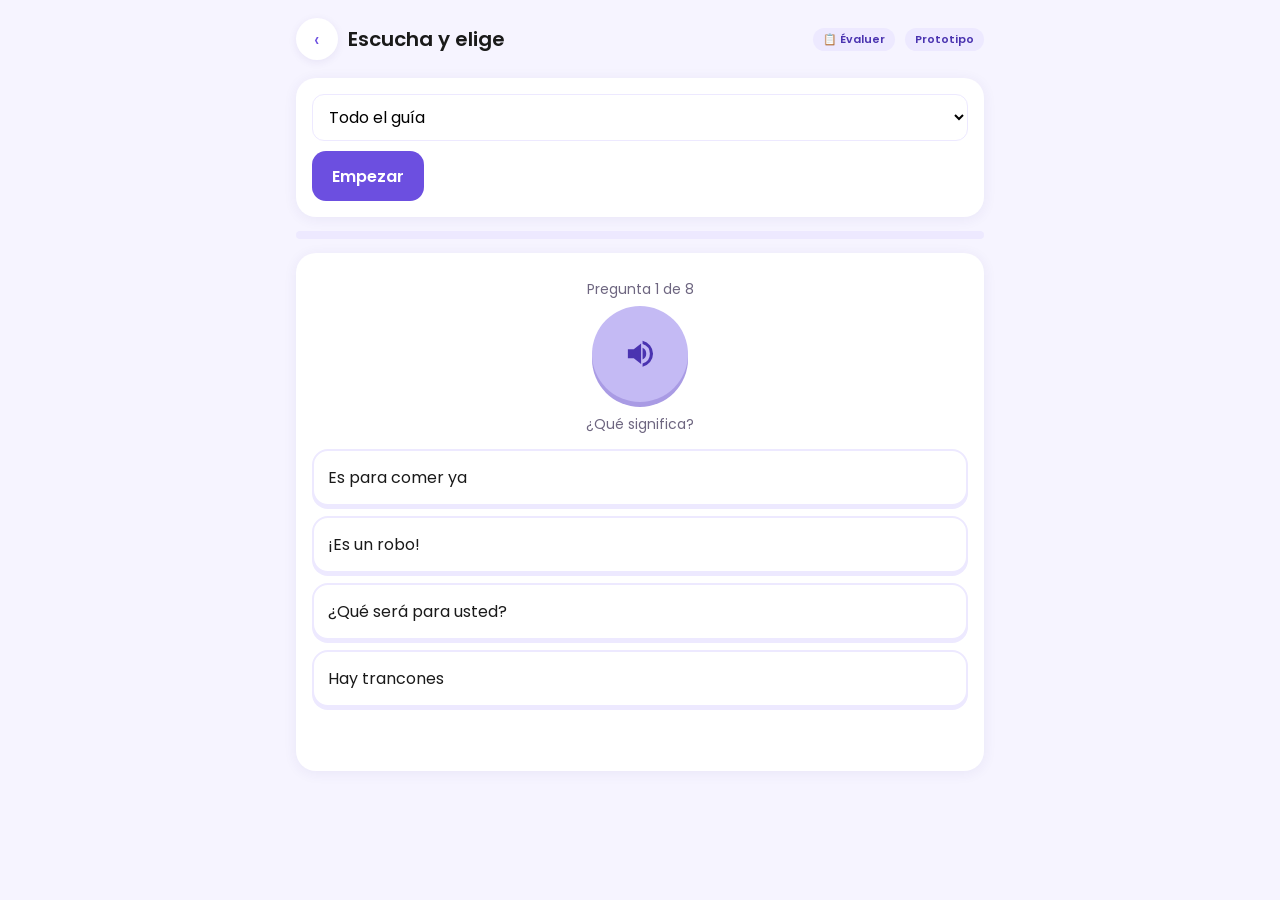
<file: lab/act/escucha.html>
<!doctype html>
<html lang="es">
<head>
<meta charset="utf-8"><meta name="viewport" content="width=device-width,initial-scale=1"><meta name="robots" content="noindex,nofollow"><link rel="apple-touch-icon" href="../apple-touch-icon.png"><link rel="icon" href="../icon-192.png"><link rel="manifest" href="../manifest.webmanifest"><meta name="apple-mobile-web-app-title" content="Lab Evoala"><meta name="theme-color" content="#6C4FE0">
<title>Escucha y elige · Laboratorio Evoala</title>
<link rel="stylesheet" href="../lab.css">
<style>
  .prog{height:8px;border-radius:99px;background:var(--lav);overflow:hidden;margin:14px 0}
  .prog i{display:block;height:100%;background:var(--violet);width:0;transition:width .3s}
  .q{text-align:center;padding:26px 16px}
  .play{width:96px;height:96px;border-radius:50%;background:#C4BAF4;box-shadow:0 5px 0 #A99BE4;margin:6px auto 12px;display:grid;place-items:center}
  .play:active{transform:translateY(3px);box-shadow:0 2px 0 #A99BE4}
  .opts{display:grid;gap:10px;margin-top:14px}
  .opt{background:#fff;border:2px solid var(--lav);border-radius:16px;padding:14px;font-size:16px;text-align:left;box-shadow:0 3px 0 var(--lav)}
  .opt.ok{border-color:#3DBE7E;background:#E6F6EE;box-shadow:0 3px 0 #BDE8D0}
  .opt.no{border-color:var(--red);background:#FDECEF;box-shadow:0 3px 0 #F6C7D1}
  .reveal{margin-top:12px;min-height:26px;font-weight:600;color:var(--violet-dark)}
  .end{text-align:center;padding:30px 10px}.end img{width:90px}
</style>
</head>
<body>
<div class="wrap">
  <div class="top"><a class="back" href="../">‹</a><h1>Escucha y elige</h1><a class="tag" href="../grille.html?act=Escucha%20y%20elige" style="text-decoration:none;margin-left:auto">📋 Évaluer</a><span class="tag">Prototipo</span></div>
  <div class="card row"><select id="theme"></select><button class="btn" id="go">Empezar</button></div>
  <div class="prog"><i id="bar"></i></div>
  <div id="zone"></div>
</div>
<script src="../lab.js"></script>
<script>
// Escucha y elige : 8 questions. On entend la phrase (sans la voir), on choisit sa traduction parmi 4.
// La phrase en français s'affiche après la réponse.
const N = 8; let theme = "", list = [], k = 0, score = 0, pool = [];
const $ = id => document.getElementById(id);
function start(){
  pool = Lab.phrases(theme).filter(p => p.es && p.audio);
  if(pool.length < 4) pool = Lab.phrases("").filter(p => p.es && p.audio);
  list = pool.slice(0, N); k = 0; score = 0; ask();
}
function ask(){
  $("bar").style.width = (k / list.length * 100) + "%";
  if(k >= list.length){ $("zone").innerHTML = `<div class="card end"><img src="/img/ui/evo.png" alt=""><h2>${score} / ${list.length}</h2><p class="muted">${score === list.length ? "¡Perfecto!" : "¡Sigue practicando!"}</p><button class="btn" onclick="start()">Otra vez</button></div>`; return; }
  const p = list[k], others = Lab.shuffle(pool.filter(x => x.es !== p.es)).slice(0, 3);
  const opts = Lab.shuffle([p, ...others]);
  $("zone").innerHTML = `<div class="card q"><div class="muted">Pregunta ${k + 1} de ${list.length}</div><button class="play" id="pl" aria-label="Escuchar">${Lab.SPK}</button>
    <div class="muted">¿Qué significa?</div><div class="opts">${opts.map((o, i) => `<button class="opt" data-i="${i}">${o.es}</button>`).join("")}</div><div class="reveal" id="rv"></div></div>`;
  $("pl").onclick = () => Lab.play(p);
  Lab.play(p);
  $("zone").querySelectorAll(".opt").forEach(b => b.onclick = () => {
    if($("zone").dataset.done === "1") return; $("zone").dataset.done = "1";
    const good = opts[b.dataset.i] === p; if(good) score++;
    b.classList.add(good ? "ok" : "no");
    if(!good) $("zone").querySelectorAll(".opt")[opts.indexOf(p)].classList.add("ok");
    $("rv").textContent = "« " + p.fr + " »";
    setTimeout(() => { $("zone").dataset.done = ""; k++; ask(); }, good ? 1300 : 2200);
  });
}
$("go").onclick = start;
Lab.load().then(() => { Lab.themeSelect($("theme"), v => { theme = v; start(); }); start(); });
</script>
</body>
</html>
</file>
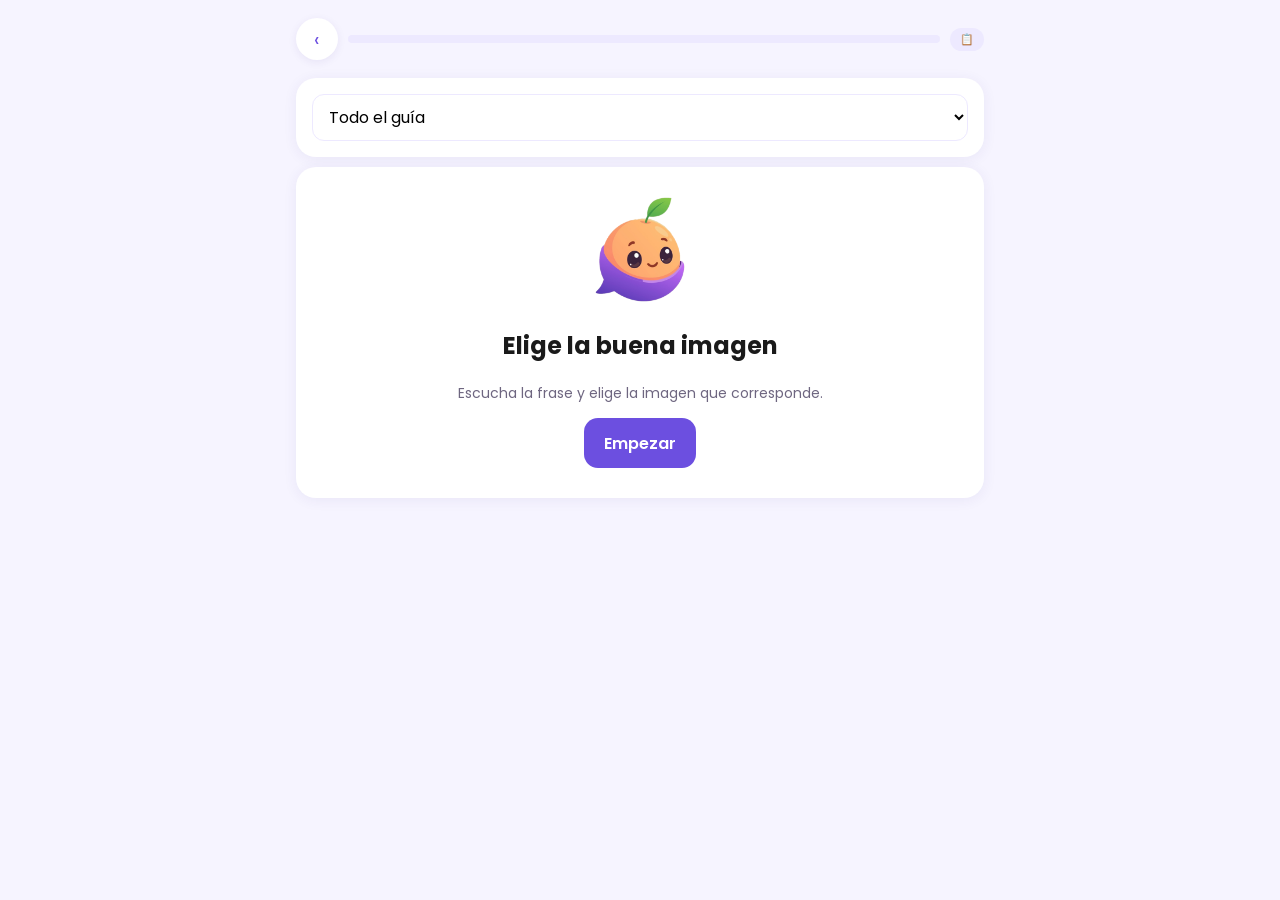
<file: lab/act/imagen.html>
<!doctype html>
<html lang="es">
<head>
<meta charset="utf-8"><meta name="viewport" content="width=device-width,initial-scale=1,viewport-fit=cover"><meta name="robots" content="noindex,nofollow"><link rel="apple-touch-icon" href="../apple-touch-icon.png"><link rel="icon" href="../icon-192.png"><link rel="manifest" href="../manifest.webmanifest"><meta name="apple-mobile-web-app-title" content="Lab Evoala"><meta name="theme-color" content="#6C4FE0">
<title>Elige la buena imagen · Laboratorio Evoala</title>
<link rel="stylesheet" href="../lab.css">
<style>
  .wrap{padding-bottom:200px}
  .titre{font-size:22px;font-weight:600;color:var(--violet);margin:6px 0 14px}
  .phrase{display:flex;align-items:center;gap:14px;margin-bottom:18px}
  .phrase .spk{width:50px;height:50px;flex:none;border-radius:50%;background:#C4BAF4;display:grid;place-items:center}
  .phrase .spk svg{width:24px;height:24px;fill:#4A33B0}
  .phrase .spk.on{animation:pulse 1s infinite}
  .phrase .fr{font-size:20px;font-weight:600;text-decoration:underline dotted #C4BAF4;text-underline-offset:6px;text-decoration-thickness:2px}
  .choix{display:grid;grid-template-columns:1fr 1fr;gap:12px}
  .opt{display:flex;flex-direction:column;align-items:center;justify-content:center;gap:10px;min-height:150px;padding:14px 8px;border-radius:18px;background:#fff;border:2px solid #ECE9F4;box-shadow:0 3px 0 #ECE9F4;font-size:15px;line-height:1.3;text-align:center;transition:transform .08s}
  .opt:active{transform:translateY(2px);box-shadow:0 1px 0 #ECE9F4}
  .opt.sel{border-color:var(--violet);background:#F4F1FF;box-shadow:0 3px 0 #C9BEF6}
  .opt.ok{border-color:#3DBE7E;background:#E6F6EE;box-shadow:0 3px 0 #BDE8D0}
  .opt.no{border-color:var(--red);background:#FDECEF;box-shadow:0 3px 0 #F6C7D1}
  /* panneau de résultat (comme les autres activités) */
  .sheet{position:fixed;left:0;right:0;bottom:0;padding:22px 20px max(22px,env(safe-area-inset-bottom));border-radius:22px 22px 0 0;text-align:center;transform:translateY(110%);transition:transform .3s ease-out;z-index:5}
  .sheet.on{transform:none}
  .sheet .in{max-width:720px;margin:0 auto}
  .sheet .tt{display:flex;align-items:center;justify-content:center;gap:10px;margin-bottom:6px}
  .sheet .tt img{width:52px;margin-top:-34px}
  .sheet h3{margin:0;font-size:24px;font-weight:700}
  .sheet p{margin:0 0 14px;font-size:16px;line-height:1.6}
  .sheet .okb{margin-top:6px}
  .sheet.bien{background:#D3EFB8}.sheet.bien h3{color:#3E8E1F}.sheet.bien .okb{background:#7BC94A;box-shadow:0 4px 0 #5DA532}
  .sheet.presque{background:#FFE7C2}.sheet.presque h3{color:#A8620A}.sheet.presque .okb{background:#E8962E;box-shadow:0 4px 0 #C27716}
  @keyframes pulse{0%,100%{box-shadow:0 0 0 0 rgba(108,79,224,.35)}50%{box-shadow:0 0 0 10px rgba(108,79,224,0)}}
</style>
</head>
<body>
<div class="wrap">
  <div class="top"><a class="back" href="../">‹</a><div class="prog" style="flex:1;margin:0"><i id="bar"></i></div><a class="tag" href="../grille.html?act=Elige%20la%20buena%20imagen" style="text-decoration:none">📋</a></div>
  <div class="card row" style="margin-bottom:10px"><select id="theme"></select></div>
  <div id="zone"></div>
</div>
<div class="sheet" id="sheet"><div class="in"><div class="tt"><img id="sh-evo" src="/img/ui/evo-happy.png" alt=""><h3 id="sh-t"></h3></div><p id="sh-p"></p><button class="okb" id="sh-ok">Continuar</button></div></div>
<script src="../lab.js"></script>
<script>
// Elige la buena imagen (étape Compréhension) : on entend et on lit une phrase en français,
// on choisit parmi 4 cartes (image + traduction) celle qui correspond, puis « Comprobar ».
// Les 3 autres cartes viennent du même thème que la phrase (salutations avec salutations…), pour ne pas être devinables.
const N = 8; let demarre = false, theme = "", list = [], k = 0, score = 0, opts = [], choix = null, verifie = false;
const $ = id => document.getElementById(id);
const ok = p => p.fr && p.es && p.icon && p.audio && !/…|\.\.\./.test(p.fr);

function start(){
  demarre = true;
  let pool = Lab.phrases(theme).filter(ok);
  if(pool.length < 4) pool = Lab.phrases("").filter(ok);
  list = pool.slice(0, N); k = 0; score = 0; ask();
}
function ask(){
  fermer(); choix = null; verifie = false;
  $("bar").style.width = (k / list.length * 100) + "%";
  if(k >= list.length){
    $("zone").innerHTML = `<div class="card end"><img src="/img/ui/evo.png" alt=""><h2>${score} / ${list.length}</h2><p class="muted">${score === list.length ? "¡Perfecto!" : "¡Sigue practicando!"}</p><button class="btn" onclick="start()">Otra vez</button></div>`;
    return;
  }
  const p = list[k];
  // 3 choix du même thème, avec une traduction et une image différentes de la bonne réponse
  const vu = new Set([p.es]), img = new Set([p.icon.join()]);
  const autres = Lab.voisins(p, 3, x => ok(x) && !vu.has(x.es) && !img.has(x.icon.join()) && (vu.add(x.es), img.add(x.icon.join()), true));
  opts = Lab.shuffle([p, ...autres]);
  $("zone").innerHTML = `<div class="titre">Elige la buena imagen</div>
    <div class="phrase"><button class="spk" id="spk" aria-label="Escuchar">${Lab.SPK}</button><span class="fr">${p.fr}</span></div>
    <div class="choix">${opts.map((o, i) => `<button class="opt" data-i="${i}">${Lab.icon(o, 64)}<span>${o.es}</span></button>`).join("")}</div>
    <button class="okb" id="ok" disabled>Comprobar</button>`;
  $("spk").onclick = ecouter;
  $("zone").querySelector(".choix").onclick = e => {
    const b = e.target.closest(".opt"); if(!b || verifie) return;
    choix = +b.dataset.i;
    document.querySelectorAll(".opt").forEach(x => x.classList.toggle("sel", x === b));
    $("ok").disabled = false;
  };
  $("ok").onclick = verifier;
  ecouter();
}
async function ecouter(){
  const b = $("spk"); if(!b) return; b.classList.add("on");
  await Lab.playToEnd(list[k]); b.classList.remove("on");
}
function verifier(){
  if(choix === null || verifie) return; verifie = true;
  const p = list[k], bon = opts.indexOf(p), juste = choix === bon, cartes = document.querySelectorAll(".opt");
  cartes[choix].classList.remove("sel"); cartes[bon].classList.add("ok"); if(!juste) cartes[choix].classList.add("no");
  if(juste){ score++; ouvrir("bien", "¡Excelente!", `« ${p.fr} »<br>${p.es}`); }
  else ouvrir("presque", "¡Casi!", `« ${p.fr} »<br>quiere decir: <b>${p.es}</b>`);
}
function ouvrir(type, titre, html){
  $("sh-evo").src = type === "bien" ? "/img/ui/evo-happy.png" : "/img/ui/evo.png";
  $("sheet").className = "sheet " + type + " on";
  $("sh-t").textContent = titre; $("sh-p").innerHTML = html;
  $("sh-ok").onclick = () => { k++; ask(); };
}
function fermer(){ $("sheet").className = "sheet"; }

// Premier écran : un toucher pour commencer (débloque l'audio sur iPhone)
function accueil(){
  $("zone").innerHTML = `<div class="card end"><img src="/img/ui/evo.png" alt=""><h2>Elige la buena imagen</h2>
    <p class="muted">Escucha la frase y elige la imagen que corresponde.</p><button class="btn" id="go">Empezar</button></div>`;
  $("go").onclick = start;
}
Lab.load().then(() => { Lab.themeSelect($("theme"), v => { theme = v; (demarre || Lab.unlocked()) ? start() : accueil(); }); accueil(); });
</script>
</body>
</html>
</file>
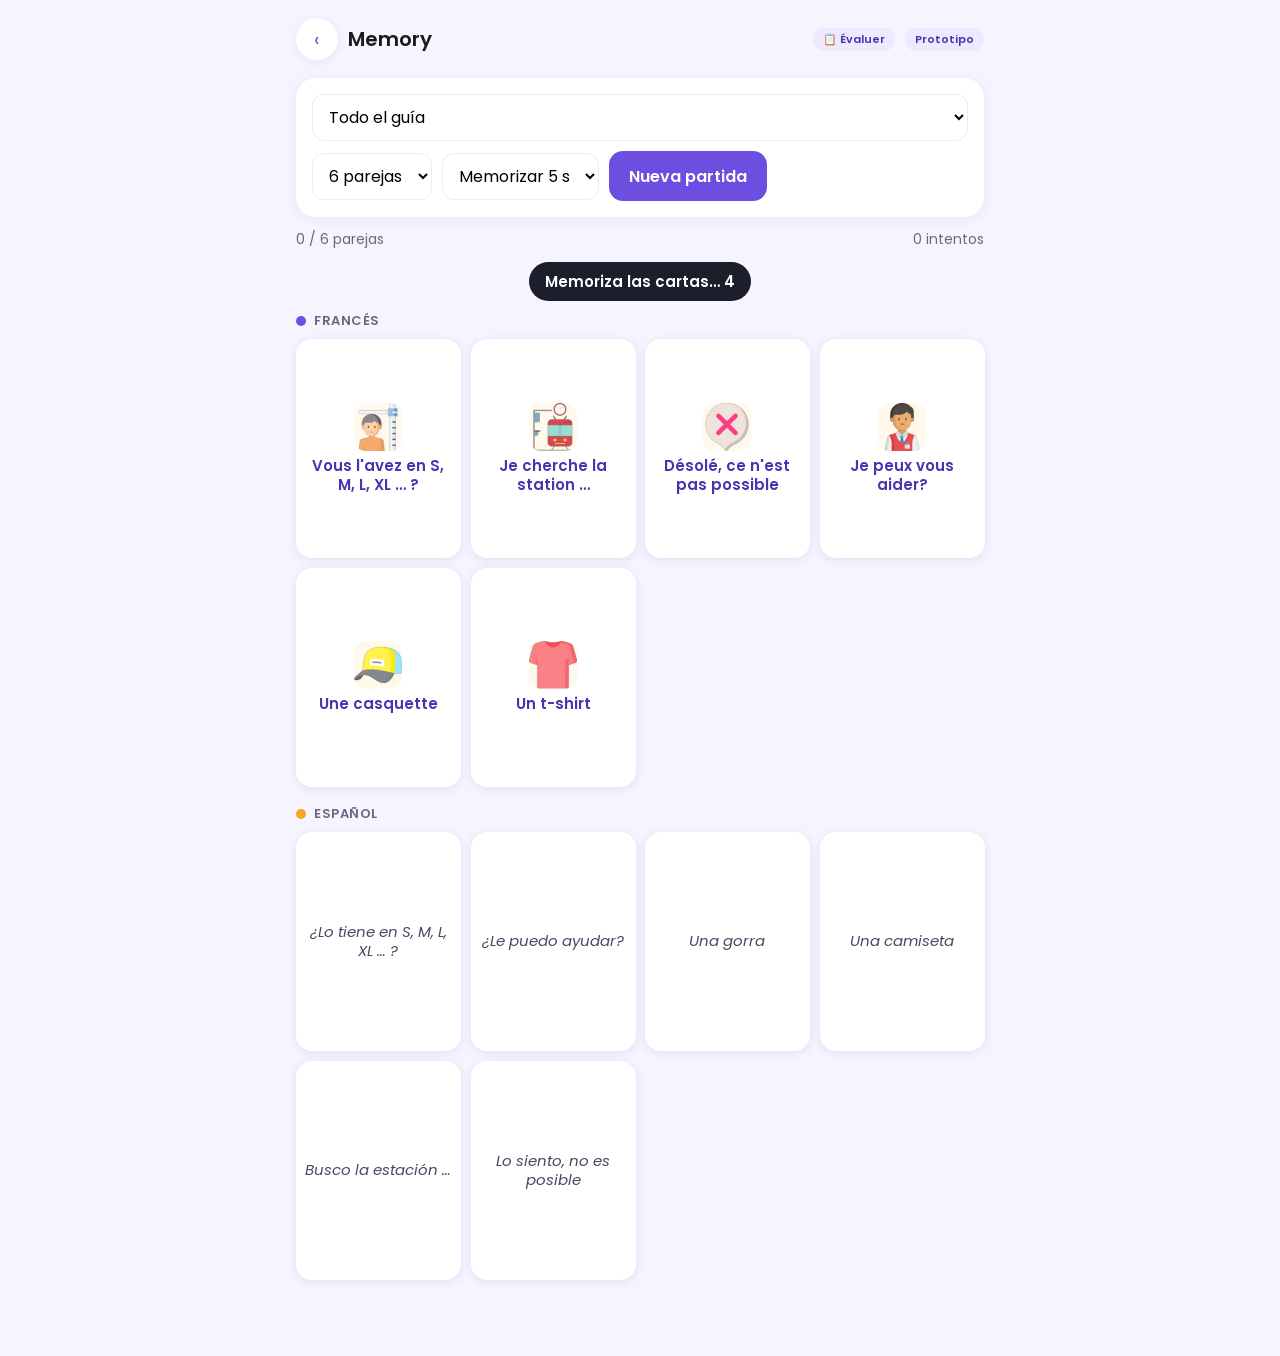
<file: lab/act/memory.html>
<!doctype html>
<html lang="es">
<head>
<meta charset="utf-8"><meta name="viewport" content="width=device-width,initial-scale=1"><meta name="robots" content="noindex,nofollow"><link rel="apple-touch-icon" href="../apple-touch-icon.png"><link rel="icon" href="../icon-192.png"><link rel="manifest" href="../manifest.webmanifest"><meta name="apple-mobile-web-app-title" content="Lab Evoala"><meta name="theme-color" content="#6C4FE0">
<title>Memory · Laboratorio Evoala</title>
<link rel="stylesheet" href="../lab.css">
<style>
  .bar{display:flex;justify-content:space-between;align-items:center;margin:12px 0}
  .board{display:grid;grid-template-columns:repeat(3,1fr);gap:10px;perspective:800px}
  @media(min-width:560px){.board{grid-template-columns:repeat(4,1fr)}}
  .m{position:relative;aspect-ratio:3/4;transform-style:preserve-3d;transition:transform .4s}
  .m.open,.m.done{transform:rotateY(180deg)}
  .m>div{position:absolute;inset:0;border-radius:16px;backface-visibility:hidden;display:flex;flex-direction:column;align-items:center;justify-content:center;gap:6px;padding:8px;text-align:center}
  .m .back{background:linear-gradient(145deg,#7E64E6,#5940BF);color:#fff;font-size:28px;box-shadow:0 3px 0 #4A33B0}
  .m .face{background:#fff;transform:rotateY(180deg);box-shadow:0 2px 10px rgba(60,40,140,.1);font-size:15px;line-height:1.25}
  .m .face.fr{font-weight:600;color:var(--violet-dark)}
  .m .face.es{font-style:italic;color:#4E4760}
  .m.done .face{background:#E6F6EE;box-shadow:0 0 0 2px #3DBE7E inset}
  .m.bad .face{animation:sh .35s}
  @keyframes sh{25%{transform:rotateY(180deg) translateX(-5px)}75%{transform:rotateY(180deg) translateX(5px)}}
  .end{text-align:center;padding:30px 10px}
  /* deux zones : une carte française se retourne avec une carte espagnole */
  .zone{margin:6px 0 16px}
  .zone h3{margin:0 0 8px;font-size:13px;font-weight:600;letter-spacing:.04em;text-transform:uppercase;color:var(--gray);display:flex;align-items:center;gap:8px}
  .zone h3 i{width:10px;height:10px;border-radius:50%;display:inline-block}
  .zone.fr h3 i{background:var(--violet)} .zone.es h3 i{background:#F5A623}
  .zone.es .m .back{background:linear-gradient(145deg,#F7B955,#E8902B);box-shadow:0 3px 0 #C97418}
  /* phase de mémorisation */
  .memo{position:sticky;top:8px;z-index:5;margin:0 auto 10px;width:fit-content;background:#1C1F2B;color:#fff;padding:8px 16px;border-radius:999px;font-weight:600;font-size:15px;display:none}
  .memo.on{display:block}
  .end img{width:90px}
</style>
</head>
<body>
<div class="wrap">
  <div class="top"><a class="back" href="../">‹</a><h1>Memory</h1><a class="tag" href="../grille.html?act=Memory" style="text-decoration:none;margin-left:auto">📋 Évaluer</a><span class="tag">Prototipo</span></div>
  <div class="card row"><select id="theme"></select>
    <select id="size"><option value="4">4 parejas</option><option value="6" selected>6 parejas</option><option value="8">8 parejas</option></select>
    <select id="secs"><option value="3">Memorizar 3 s</option><option value="5" selected>Memorizar 5 s</option><option value="8">Memorizar 8 s</option></select>
    <button class="btn" id="go">Nueva partida</button></div>
  <div class="bar"><span class="muted" id="info"></span><span class="muted" id="moves"></span></div>
  <div class="memo" id="memo"></div>
  <div id="board"></div>
</div>
<script src="../lab.js"></script>
<script>
// Memory : les cartes françaises en haut (avec l'illustration), les traductions en bas.
// Au début, toutes les cartes sont visibles quelques secondes pour les mémoriser, puis elles se retournent.
// On retourne une carte française et une carte espagnole : la carte française joue l'audio.
let theme = "", pick = { fr: null, es: null }, moves = 0, found = 0, total = 0, lock = true, timer = null;
const $ = id => document.getElementById(id);
const cardHTML = (c, k) => `<button class="m open" data-k="${k}" data-i="${c.i}" data-side="${c.side}"><div class="back">?</div>
  <div class="face ${c.side}">${c.side === "fr" ? Lab.icon(c.p, 48) + c.p.fr : c.p.es}</div></button>`;
function start(){
  clearInterval(timer);
  const n = +$("size").value, ph = Lab.phrases(theme).filter(p => p.es && p.es.trim().toLowerCase() !== p.fr.trim().toLowerCase()).slice(0, n);   // sans les phrases identiques dans les deux langues (« Un matcha »)
  total = ph.length; found = 0; moves = 0; pick = { fr: null, es: null }; lock = true;
  const fr = Lab.shuffle(ph.map((p, i) => ({ i, side: "fr", p }))), es = Lab.shuffle(ph.map((p, i) => ({ i, side: "es", p })));
  $("board")._cards = [...fr, ...es];
  $("board").innerHTML = `<div class="zone fr"><h3><i></i>Francés</h3><div class="board">${fr.map((c, k) => cardHTML(c, k)).join("")}</div></div>
    <div class="zone es"><h3><i></i>Español</h3><div class="board">${es.map((c, k) => cardHTML(c, k + fr.length)).join("")}</div></div>`;
  info();
  // mémorisation : compte à rebours, puis toutes les cartes se retournent
  let left = +$("secs").value; const memo = $("memo");
  memo.classList.add("on"); memo.textContent = `Memoriza las cartas… ${left}`;
  timer = setInterval(() => {
    left--;
    if(left > 0){ memo.textContent = `Memoriza las cartas… ${left}`; return; }
    clearInterval(timer); memo.textContent = "¡A jugar!";
    $("board").querySelectorAll(".m").forEach(m => m.classList.remove("open"));
    setTimeout(() => memo.classList.remove("on"), 900); lock = false;
  }, 1000);
}
function info(){ $("info").textContent = `${found} / ${total} parejas`; $("moves").textContent = `${moves} intentos`; }
$("board").onclick = e => {
  const b = e.target.closest(".m"); if(!b || lock || b.classList.contains("done")) return;
  const side = b.dataset.side, c = $("board")._cards[b.dataset.k];
  if(pick[side] === b) return;
  if(pick[side]) pick[side].classList.remove("open");          // on change d'avis : une seule carte ouverte par côté
  pick[side] = b; b.classList.add("open"); if(side === "fr") Lab.play(c.p);
  if(!pick.fr || !pick.es) return;
  moves++; const a = pick.fr, d = pick.es; pick = { fr: null, es: null };
  if(a.dataset.i === d.dataset.i){
    setTimeout(() => { a.classList.add("done"); d.classList.add("done"); a.classList.remove("open"); d.classList.remove("open"); }, 350);
    found++; info();
    if(found === total) setTimeout(() => { $("board").innerHTML = `<div class="card end"><img src="/img/ui/evo.png" alt=""><h2>¡Muy bien!</h2><p class="muted">${total} parejas en ${moves} intentos.</p><button class="btn" onclick="start()">Otra partida</button></div>`; }, 900);
  } else {
    lock = true; info();
    setTimeout(() => { a.classList.add("bad"); d.classList.add("bad"); }, 400);
    setTimeout(() => { a.classList.remove("open", "bad"); d.classList.remove("open", "bad"); lock = false; }, 1100);
  }
};
$("go").onclick = start;
Lab.load().then(() => { Lab.themeSelect($("theme"), v => { theme = v; start(); }); start(); });
</script>
</body>
</html>
</file>
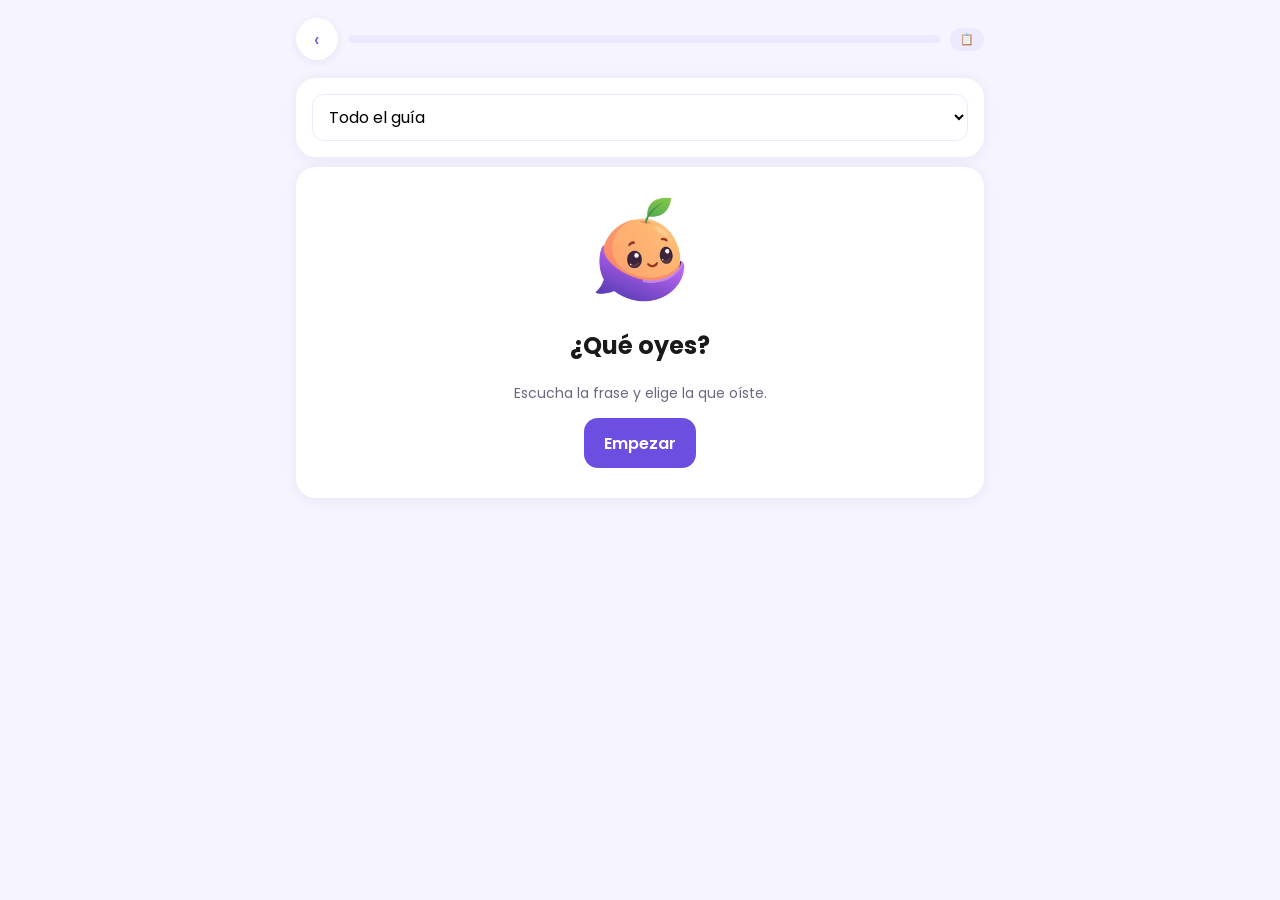
<file: lab/act/oyes.html>
<!doctype html>
<html lang="es">
<head>
<meta charset="utf-8"><meta name="viewport" content="width=device-width,initial-scale=1,viewport-fit=cover"><meta name="robots" content="noindex,nofollow"><link rel="apple-touch-icon" href="../apple-touch-icon.png"><link rel="icon" href="../icon-192.png"><link rel="manifest" href="../manifest.webmanifest"><meta name="apple-mobile-web-app-title" content="Lab Evoala"><meta name="theme-color" content="#6C4FE0">
<title>¿Qué oyes? · Laboratorio Evoala</title>
<link rel="stylesheet" href="../lab.css">
<style>
  .wrap{padding-bottom:200px}
  .titre{font-size:22px;font-weight:600;color:var(--violet);margin:6px 0 14px}
  .gros{display:block;width:124px;height:124px;margin:10px auto 34px;border-radius:50%;background:#C4BAF4;box-shadow:0 6px 0 #A99BE4;display:grid;place-items:center;transition:transform .1s}
  .gros:active{transform:translateY(4px);box-shadow:0 2px 0 #A99BE4}
  .gros svg{width:56px;height:56px;fill:#4A33B0}
  .opt{flex-direction:column;gap:4px}
  .opt .trad{font-size:15px;font-weight:500;color:var(--gray)}
  .gros.on{animation:pulse 1s infinite}
  .choix{display:grid;gap:12px}
  .opt{display:flex;align-items:center;justify-content:center;min-height:64px;padding:14px 16px;font-size:19px !important;font-weight:600;border-radius:18px;background:#fff;border:2px solid #ECE9F4;box-shadow:0 3px 0 #ECE9F4;font-size:15px;line-height:1.3;text-align:center;transition:transform .08s}
  .opt:active{transform:translateY(2px);box-shadow:0 1px 0 #ECE9F4}
  .opt.sel{border-color:var(--violet);background:#F4F1FF;box-shadow:0 3px 0 #C9BEF6}
  .opt.ok{border-color:#3DBE7E;background:#E6F6EE;box-shadow:0 3px 0 #BDE8D0}
  .opt.no{border-color:var(--red);background:#FDECEF;box-shadow:0 3px 0 #F6C7D1}
  /* panneau de résultat (comme les autres activités) */
  .sheet{position:fixed;left:0;right:0;bottom:0;padding:22px 20px max(22px,env(safe-area-inset-bottom));border-radius:22px 22px 0 0;text-align:center;transform:translateY(110%);transition:transform .3s ease-out;z-index:5}
  .sheet.on{transform:none}
  .sheet .in{max-width:720px;margin:0 auto}
  .sheet .tt{display:flex;align-items:center;justify-content:center;gap:10px;margin-bottom:6px}
  .sheet .tt img{width:52px;margin-top:-34px}
  .sheet h3{margin:0;font-size:24px;font-weight:700}
  .sheet p{margin:0 0 14px;font-size:16px;line-height:1.6}
  .sheet .okb{margin-top:6px}
  .sheet.bien{background:#D3EFB8}.sheet.bien h3{color:#3E8E1F}.sheet.bien .okb{background:#7BC94A;box-shadow:0 4px 0 #5DA532}
  .sheet.presque{background:#FFE7C2}.sheet.presque h3{color:#A8620A}.sheet.presque .okb{background:#E8962E;box-shadow:0 4px 0 #C27716}
  @keyframes pulse{0%,100%{box-shadow:0 0 0 0 rgba(108,79,224,.35)}50%{box-shadow:0 0 0 10px rgba(108,79,224,0)}}
</style>
</head>
<body>
<div class="wrap">
  <div class="top"><a class="back" href="../">‹</a><div class="prog" style="flex:1;margin:0"><i id="bar"></i></div><a class="tag" href="../grille.html?act=%C2%BFQu%C3%A9%20oyes%3F" style="text-decoration:none">📋</a></div>
  <div class="card row" style="margin-bottom:10px"><select id="theme"></select></div>
  <div id="zone"></div>
</div>
<div class="sheet" id="sheet"><div class="in"><div class="tt"><img id="sh-evo" src="/img/ui/evo-happy.png" alt=""><h3 id="sh-t"></h3></div><p id="sh-p"></p><button class="okb" id="sh-ok">Continuar</button></div></div>
<script src="../lab.js"></script>
<script>
// ¿Qué oyes? (étape Compréhension) : on entend une phrase en français (sans la voir), on choisit
// parmi 2 phrases écrites celle qu'on a entendue, puis « Comprobar ». Pas d'image : on relie le son à l'écrit.
// L'autre phrase vient du même thème et lui ressemble (longueur, mots en commun), pour qu'il faille vraiment écouter.
// Variante Découverte (?trad=1) : chaque phrase proposée montre sa traduction en dessous
const TRAD = new URLSearchParams(location.search).has("trad");
const TITRE = TRAD ? "¿Qué oyes? (con traducción)" : "¿Qué oyes?";
document.title = TITRE + " · Laboratorio Evoala";
document.querySelector('.top .tag').href = "../grille.html?act=" + encodeURIComponent(TITRE);
const N = 8; let demarre = false, theme = "", list = [], k = 0, score = 0, opts = [], choix = null, verifie = false;
const $ = id => document.getElementById(id);
const ok = p => p.fr && p.es && p.audio && !/…|\.\.\./.test(p.fr);

// L'autre phrase : parmi celles du même thème, la plus proche de la bonne (longueur, mots en commun),
// pour qu'on ne puisse pas répondre sans écouter (« Le bus » contre « Quelle ligne je dois prendre ? » se devine)
const motsDe = t => t.toLowerCase().normalize("NFD").replace(/[\u0300-\u036f]/g, "").replace(/[^a-z' ]/g, " ").split(/\s+/).filter(Boolean);
function procheDe(p){
  const cands = Lab.voisins(p, 15, x => ok(x) && x.fr.toLowerCase() !== p.fr.toLowerCase());
  const mp = motsDe(p.fr);
  const note = x => { const mx = motsDe(x.fr), communs = mx.filter(w => mp.includes(w)).length;
    return communs * 3 - Math.abs(mx.length - mp.length) * 2 - Math.abs(x.fr.length - p.fr.length) / 6; };
  return cands.sort((a, b) => note(b) - note(a))[0];
}
function start(){
  demarre = true;
  let pool = Lab.phrases(theme).filter(ok);
  if(pool.length < 2) pool = Lab.phrases("").filter(ok);
  list = pool.slice(0, N); k = 0; score = 0; ask();
}
function ask(){
  fermer(); choix = null; verifie = false;
  $("bar").style.width = (k / list.length * 100) + "%";
  if(k >= list.length){
    $("zone").innerHTML = `<div class="card end"><img src="/img/ui/evo.png" alt=""><h2>${score} / ${list.length}</h2><p class="muted">${score === list.length ? "¡Perfecto!" : "¡Sigue practicando!"}</p><button class="btn" onclick="start()">Otra vez</button></div>`;
    return;
  }
  const p = list[k];
  const autre = [procheDe(p)].filter(Boolean);
  opts = Lab.shuffle([p, ...autre]);
  $("zone").innerHTML = `<div class="titre">¿Qué oyes?</div>
    <button class="gros" id="spk" aria-label="Escuchar otra vez">${Lab.SPK}</button>
    <div class="choix">${opts.map((o, i) => `<button class="opt" data-i="${i}">${o.fr}${TRAD ? `<small class="trad">${o.es}</small>` : ""}</button>`).join("")}</div>
    <button class="okb" id="ok" disabled>Comprobar</button>`;
  $("spk").onclick = ecouter;
  $("zone").querySelector(".choix").onclick = e => {
    const b = e.target.closest(".opt"); if(!b || verifie) return;
    choix = +b.dataset.i;
    document.querySelectorAll(".opt").forEach(x => x.classList.toggle("sel", x === b));
    $("ok").disabled = false;
  };
  $("ok").onclick = verifier;
  ecouter();
}
async function ecouter(){
  const b = $("spk"); if(!b) return; b.classList.add("on");
  await Lab.playToEnd(list[k]); b.classList.remove("on");
}
function verifier(){
  if(choix === null || verifie) return; verifie = true;
  const p = list[k], bon = opts.indexOf(p), juste = choix === bon, cartes = document.querySelectorAll(".opt");
  cartes[choix].classList.remove("sel"); cartes[bon].classList.add("ok"); if(!juste) cartes[choix].classList.add("no");
  if(juste){ score++; ouvrir("bien", "¡Excelente!", `« ${p.fr} »<br>${p.es}`); }
  else ouvrir("presque", "¡Casi!", `Oíste: « <b>${p.fr}</b> »<br>${p.es}`);
}
function ouvrir(type, titre, html){
  $("sh-evo").src = type === "bien" ? "/img/ui/evo-happy.png" : "/img/ui/evo.png";
  $("sheet").className = "sheet " + type + " on";
  $("sh-t").textContent = titre; $("sh-p").innerHTML = html;
  $("sh-ok").onclick = () => { k++; ask(); };
}
function fermer(){ $("sheet").className = "sheet"; }

// Premier écran : un toucher pour commencer (débloque l'audio sur iPhone)
function accueil(){
  $("zone").innerHTML = `<div class="card end"><img src="/img/ui/evo.png" alt=""><h2>${TITRE}</h2>
    <p class="muted">Escucha la frase y elige la que oíste.</p><button class="btn" id="go">Empezar</button></div>`;
  $("go").onclick = start;
}
Lab.load().then(() => { Lab.themeSelect($("theme"), v => { theme = v; (demarre || Lab.unlocked()) ? start() : accueil(); }); accueil(); });
</script>
</body>
</html>
</file>
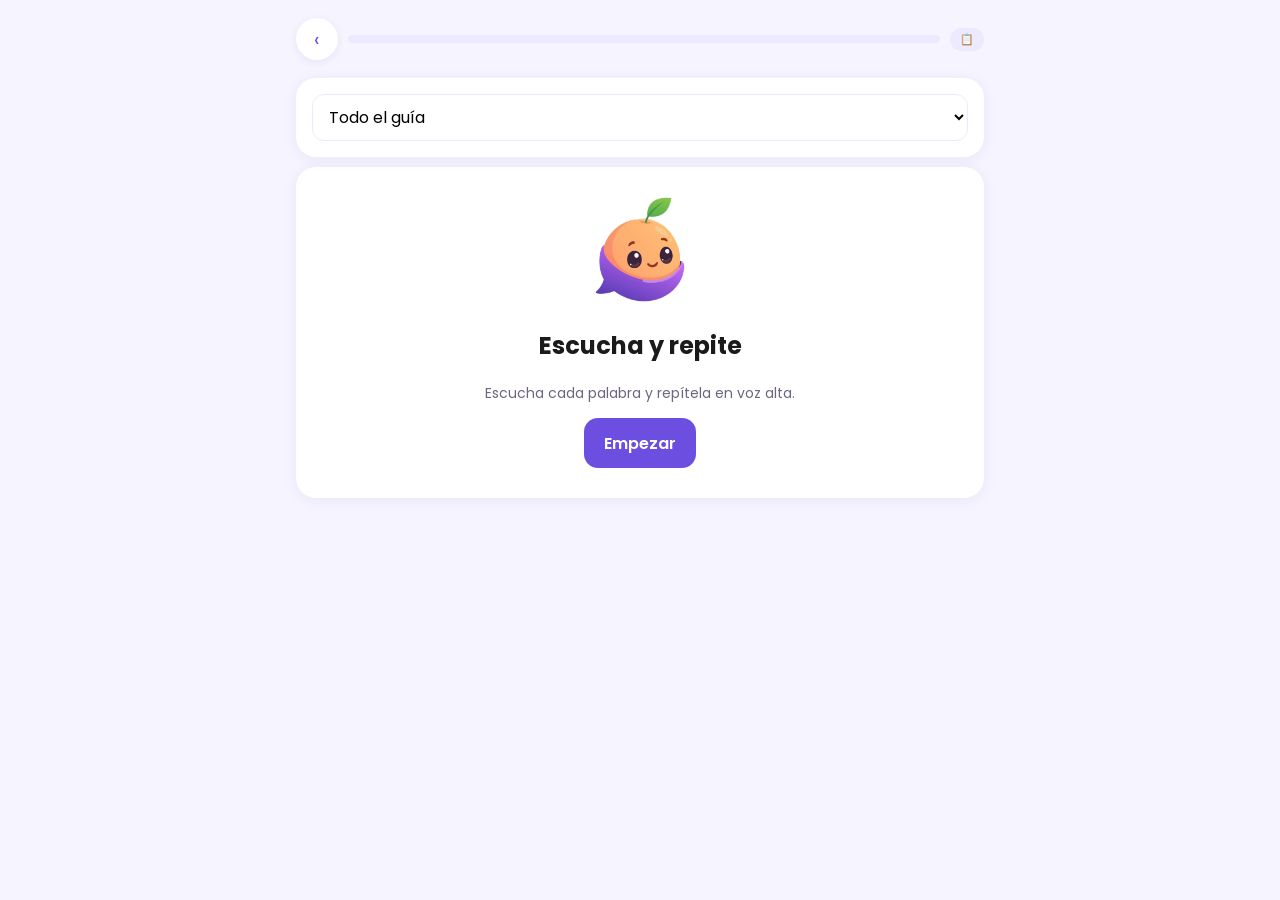
<file: lab/act/repite.html>
<!doctype html>
<html lang="es">
<head>
<meta charset="utf-8"><meta name="viewport" content="width=device-width,initial-scale=1,viewport-fit=cover"><meta name="robots" content="noindex,nofollow"><link rel="apple-touch-icon" href="../apple-touch-icon.png"><link rel="icon" href="../icon-192.png"><link rel="manifest" href="../manifest.webmanifest"><meta name="apple-mobile-web-app-title" content="Lab Evoala"><meta name="theme-color" content="#6C4FE0">
<title>Escucha y repite · Laboratorio Evoala</title>
<link rel="stylesheet" href="../lab.css">
<style>
  .wrap{padding-bottom:200px}
  .q{text-align:center;padding:4px 0 0}
  .esc{display:inline-flex;align-items:center;gap:12px;padding:10px 26px 10px 12px;border-radius:16px;background:var(--lav);color:var(--violet-dark);font-weight:600;font-size:18px;margin:6px auto 18px;transition:transform .1s}
  .esc:active{transform:scale(.97)}
  .esc .c{width:44px;height:44px;border-radius:50%;background:#C4BAF4;display:grid;place-items:center}
  .esc .c svg{width:22px;height:22px;fill:#4A33B0}
  .esc.on .c{animation:pulse 1s infinite}
  .q .ic{margin:0 auto 14px}
  .q h2{margin:0;font-size:30px;font-weight:700}
  .q .es{margin-top:4px;font-size:18px;color:var(--gray)}
  .bas{margin-top:34px;display:flex;flex-direction:column;align-items:center;gap:22px;min-height:120px}
  /* Micro : un gros bouton rond qui change d'état (prêt → un moment → parle → je t'écoute) */
  .micbox{width:100%;display:flex;flex-direction:column;align-items:center;gap:12px;animation:monte .35s ease-out}
  .rond{position:relative;isolation:isolate;width:88px;height:88px;border-radius:50%;background:var(--violet);display:grid;place-items:center;box-shadow:0 5px 0 var(--violet-dark);transition:background .2s,transform .1s}
  .rond:active{transform:translateY(3px);box-shadow:0 2px 0 var(--violet-dark)}
  .rond svg{width:38px;height:38px;fill:#fff}
  .rond .barres{display:none;gap:5px;align-items:center;height:38px}
  .rond .barres i{display:block;width:6px;height:10px;border-radius:3px;background:#fff}
  .etat{font-size:17px;font-weight:600;color:var(--violet-dark);min-height:24px;text-align:center}
  .etat small{display:block;font-size:13px;font-weight:500;color:var(--gray)}
  .bulle{max-width:92%;min-height:44px;font-size:16px;color:var(--ink);border-radius:14px;padding:10px 14px;line-height:1.5}   /* place réservée : rien ne bouge quand le texte arrive */
  .bulle:not(:empty){background:#fff;box-shadow:0 2px 10px rgba(60,40,140,.08)}
  .micbox[data-etat="prep"] .rond{background:#B8AEF0;box-shadow:0 5px 0 #9C90E3}
  .micbox[data-etat="prep"] .rond::after{content:"";position:absolute;inset:-7px;border-radius:50%;border:3px solid transparent;border-top-color:var(--violet);animation:tourne .8s linear infinite}
  .micbox[data-etat="ecoute"] .rond,.micbox[data-etat="voix"] .rond{background:#E5484D;box-shadow:0 5px 0 #B8323A}
  .micbox[data-etat="ecoute"] .rond::before,.micbox[data-etat="voix"] .rond::before{content:"";position:absolute;inset:0;border-radius:50%;background:#E5484D;animation:onde 1.4s ease-out infinite;z-index:-1}
  .micbox[data-etat="ecoute"] .rond svg,.micbox[data-etat="voix"] .rond svg{display:none}
  .micbox[data-etat="ecoute"] .rond .barres,.micbox[data-etat="voix"] .rond .barres{display:flex}
  .micbox[data-etat="ecoute"] .barres i{animation:barre 1.2s ease-in-out infinite}
  .micbox[data-etat="voix"] .barres i{animation:barre .45s ease-in-out infinite}
  .barres i:nth-child(2){animation-delay:.15s!important}.barres i:nth-child(3){animation-delay:.3s!important}.barres i:nth-child(4){animation-delay:.45s!important}
  .micbox[data-etat="ecoute"] .etat,.micbox[data-etat="voix"] .etat{color:#C4313A}
  .diag{font:11px/1.4 ui-monospace,Menlo,monospace;color:#B3AEC4;text-align:center;min-height:15px}
  @keyframes onde{from{transform:scale(1);opacity:.45}to{transform:scale(1.7);opacity:0}}
  @keyframes barre{0%,100%{height:8px}50%{height:34px}}
  @keyframes tourne{to{transform:rotate(360deg)}}
  .lien{font-size:14px;font-weight:600;color:#B3AEC4}
  /* panneau de résultat, en bas comme dans l'appli */
  .sheet{position:fixed;left:0;right:0;bottom:0;padding:22px 20px max(22px,env(safe-area-inset-bottom));border-radius:22px 22px 0 0;text-align:center;transform:translateY(110%);transition:transform .3s ease-out;z-index:5}
  .sheet.on{transform:none}
  .sheet .in{max-width:720px;margin:0 auto}
  .sheet .tt{display:flex;align-items:center;justify-content:center;gap:10px;margin-bottom:6px}
  .sheet .tt img{width:52px;margin-top:-34px}
  .sheet h3{margin:0;font-size:24px;font-weight:700}
  .sheet p{margin:0 0 14px;font-size:15px;min-height:4px;white-space:pre-line;line-height:1.5}
  .sheet .okb{margin-top:6px}
  .sheet.bien{background:#D3EFB8}.sheet.bien h3{color:#3E8E1F}.sheet.bien .okb{background:#7BC94A;box-shadow:0 4px 0 #5DA532}
  .sheet.presque{background:#FFE7C2}.sheet.presque h3{color:#A8620A}.sheet.presque .okb{background:#E8962E;box-shadow:0 4px 0 #C27716}
  .sheet .alt[hidden]{display:none}
  .sheet .alt{display:block;width:100%;margin-top:12px;font-weight:600;color:#8A7F6A;font-size:14px}
  @keyframes pulse{0%,100%{box-shadow:0 0 0 0 rgba(108,79,224,.35)}50%{box-shadow:0 0 0 12px rgba(108,79,224,0)}}
  @keyframes monte{from{opacity:0;transform:translateY(12px)}to{opacity:1;transform:none}}
</style>
</head>
<body>
<div class="wrap">
  <div class="top"><a class="back" href="../">‹</a><div class="prog" style="flex:1;margin:0"><i id="bar"></i></div><a class="tag" href="../grille.html?act=Escucha%20y%20repite" style="text-decoration:none">📋</a></div>
  <div class="card row" style="margin-bottom:10px"><select id="theme"></select></div>
  <div id="zone"></div>
</div>
<div class="sheet" id="sheet"><div class="in"><div class="tt"><img id="sh-evo" src="/img/ui/evo-happy.png" alt=""><h3 id="sh-t"></h3></div><p id="sh-p"></p><button class="okb" id="sh-ok">Continuar</button><button class="alt" id="sh-alt" hidden>Continuar sin repetir</button></div></div>
<script src="../lab.js"></script>
<script>
Lab.webAudio();   // sur iPhone, le lecteur <audio> rendait le micro sourd après le 1er mot
// Escucha y repite (étape Découverte) : un mot ou une phrase, avec son illustration et sa traduction.
// 1. On écoute (« Escucha »)  2. le bouton « Repite » apparaît, on répète au micro  3. « ¡Excelente! » et on continue.
// Validation mot par mot : tous les mots doivent être dits (les mots longs peuvent être approximatifs). Après 2 essais, on passe quand même.
const N = 8; let theme = "", list = [], k = 0, essais = 0;
const $ = id => document.getElementById(id);
const SR = window.SpeechRecognition || window.webkitSpeechRecognition;
const MIC = '<svg viewBox="0 0 24 24"><path d="M12 14a3 3 0 0 0 3-3V5a3 3 0 0 0-6 0v6a3 3 0 0 0 3 3zm5-3a5 5 0 0 1-10 0H5a7 7 0 0 0 6 6.9V21h2v-3.1A7 7 0 0 0 19 11z"/></svg>';

function start(){
  const ok = p => p.es && p.audio && p.icon && !/…|\.\.\./.test(p.fr);   // pas de phrases à trous (« Ça vous fait … euros »)
  let pool = Lab.phrases(theme).filter(ok);
  if(pool.length < 3) pool = Lab.phrases("").filter(ok);
  list = pool.slice(0, N); k = 0; ask();
}

function ask(){
  fermer(); arreter(); essais = 0;
  $("bar").style.width = (k / list.length * 100) + "%";
  if(k >= list.length){
    $("zone").innerHTML = `<div class="card end"><img src="/img/ui/evo.png" alt=""><h2>¡Muy bien!</h2><p class="muted">Descubriste ${list.length} palabras y frases nuevas.</p><button class="btn" onclick="start()">Otra vez</button></div>`;
    return;
  }
  const p = list[k];
  $("zone").innerHTML = `<div class="q">
      <button class="esc" id="esc"><span class="c">${Lab.SPK}</span>Escucha</button>
      ${Lab.icon(p, 150)}<h2>${p.fr}</h2><div class="es">${p.es}</div>
      <div class="bas" id="bas"><button class="lien" id="noesc">No puedo escuchar</button></div></div>`;
  $("esc").onclick = () => ecouter(p);
  $("noesc").onclick = montrerMic;
  ecouter(p);
}

// 1. Écouter : le bouton « Repite » apparaît quand l'audio est fini (ou tout de suite s'il ne peut pas être joué)
async function ecouter(p){
  const b = $("esc"); b.classList.add("on");
  await Lab.playToEnd(p);
  if($("esc") === b){ b.classList.remove("on"); montrerMic(); }
}

function montrerMic(){
  if($("mic")) return;
  $("bas").innerHTML = `<div class="micbox" id="micbox" data-etat="pret"><div class="bulle" id="bulle"></div>
      <button class="rond" id="mic" aria-label="Hablar">${MIC}<span class="barres"><i></i><i></i><i></i><i></i></span></button>
      <div class="etat" id="etat"></div></div>
    <button class="lien" id="noparle">No puedo hablar</button><div class="diag" id="diag"></div>`;
  etat("pret");
  $("mic").onclick = repeter;
  $("noparle").onclick = () => { arreter(); ouvrir("bien", "¡Sigamos!", "Puedes repetir en voz baja, también cuenta."); };
}

// États visibles du micro
const ETATS = {
  pret:   "Toca y repite",
  prep:   "Un momento…",
  ecoute: "¡Habla ahora!<small>Toca para terminar</small>",
  voix:   "Te escucho…<small>Toca para terminar</small>",
  fin:    "Un momento…"
};
function etat(e, msg){
  const box = $("micbox"); if(!box) return;
  box.dataset.etat = e; $("etat").innerHTML = msg || ETATS[e];
}
// Journal discret des événements du micro (labo uniquement), pour comprendre un blocage sur un téléphone
let journal = [];
function diag(m){ journal.push(m); const d = $("diag"); if(d) d.textContent = "🎤 " + journal.join(" · "); }

// 2. Répéter au micro
// Le micro de l'iPhone met près d'une seconde à s'ouvrir : on affiche « Un momento… », puis « ¡Habla ahora! » en rouge
// quand il écoute vraiment. On s'arrête dès que toute la phrase est reconnue, après 1,3 s de silence, après 8 s,
// ou quand l'apprenant touche de nouveau le bouton.
// Un seul objet de reconnaissance pour toute l'activité, réutilisé à chaque mot et refermé proprement (stop, pas abort) :
// sur iPhone, en créer un nouveau ou couper le précédent brutalement empêchait le micro de marcher après le 1er mot.
let R = null, actif = false, enCours = false;
let entendu = "", alts = [], fini = true, tSilence = null, tMax = null, tPrep = null, debut = 0, voix = false, relance = 0;
function reco(){
  if(R) return R;
  R = new SR(); R.lang = "fr-FR"; R.continuous = false; R.interimResults = true; R.maxAlternatives = 3;  // continuous=true ne marche pas sur iPhone
  R.onstart = () => { actif = true; if(enCours) diag("ok"); };
  R.onaudiostart = () => { if(!enCours) return; diag("audio"); ecoute(); };
  R.onspeechstart = () => { if(!enCours) return; diag("voz"); voix = true; etat("voix"); };
  R.onresult = e => {
    if(!enCours) return;
    if(!voix){ voix = true; etat("voix"); }
    // texte entendu jusqu'ici (meilleure version de chaque morceau) + variantes du dernier morceau
    entendu = [...e.results].map(r => r[0].transcript).join(" ").replace(/\s+/g, " ").trim();
    const der = e.results[e.results.length - 1], avant = [...e.results].slice(0, -1).map(r => r[0].transcript).join(" ");
    alts = [...der].map(x => (avant + " " + x.transcript).trim());
    $("bulle").textContent = entendu;
    if(meilleur().ok){ diag("frase completa"); return terminer(); }   // phrase complète : on n'attend pas
    clearTimeout(tSilence); tSilence = setTimeout(() => { diag("silencio"); terminer(); }, 1300);
  };
  R.onerror = e => {
    if(!enCours) return;
    diag("error: " + e.error);
    if(e.error === "no-speech" || e.error === "aborted") return;
    fini = true; arreter();
    if(e.error === "not-allowed" || e.error === "service-not-allowed") etat("pret", "Permite el micrófono y el dictado<small>Ajustes › General › Teclado › Dictado</small>");
    else etat("pret", "El micrófono no respondió<small>Toca para intentar otra vez</small>");
  };
  R.onend = () => {
    actif = false;
    if(!enCours) return;
    diag("fin");
    if(fini) return;
    // l'iPhone ferme parfois le micro aussitôt ouvert, sans rien entendre : on le relance une fois
    if(!entendu && !voix && Date.now() - debut < 1500 && relance < 1){ relance++; return lancer(); }
    terminer();
  };
  return R;
}
const ecoute = () => { clearTimeout(tPrep); if(!fini && !voix) etat("ecoute"); };

function repeter(){
  const p = list[k];
  if(enCours && !fini){ diag("stop"); terminer(); return; }   // 2e appui : on arrête et on évalue ce qui a été dit
  if(!SR){ // navigateur sans reconnaissance vocale : pas de correction possible
    Lab.toast("Sin reconocimiento de voz en este navegador");
    return ouvrir("bien", "¡Excelente!", "« " + p.fr + " »");
  }
  Lab.stop();                                       // l'audio du guide ne doit pas se mélanger au micro
  entendu = ""; alts = []; voix = false; relance = 0; journal = []; $("bulle").textContent = "";
  lancer();
}
function lancer(){
  const r = reco();
  fini = false; enCours = true; debut = Date.now(); etat("prep"); diag(relance ? "relance" : "start");
  clearTimeout(tPrep); tPrep = setTimeout(ecoute, 1200);        // certains navigateurs ne signalent pas l'ouverture du micro
  clearTimeout(tMax); tMax = setTimeout(() => { diag("8 s"); terminer(); }, 8000);
  try{ r.start(); }
  catch(e){
    // encore ouvert (session précédente pas tout à fait finie) : on le ferme et on réessaie une fois
    diag("ocupado");
    try{ r.abort(); }catch(_){}
    setTimeout(() => { try{ r.start(); }catch(_){ diag("start falló"); fini = true; arreter(); etat("pret", "El micrófono no respondió<small>Toca para intentar otra vez</small>"); } }, 400);
  }
}
// Évaluation mot par mot : chaque mot de la phrase doit avoir été dit, dans l'ordre.
// Un mot long peut être approximatif (prononciation), un mot court doit être exact (« pas », « ne », « le »… changent le sens).
const HOMO = [["et","est","ai","es","e"],["a","as","ah"],["ou"],["la","las"],["son","sont"],["on","ont"],["mes","mais","mai","met","mets"],["ce","se"],["cest","ces","ses","sest","sait","sais"],["vert","verre","vers","ver"],["un","hein"]];
function memeMot(cible, dit){
  if(cible === dit) return true;
  if(HOMO.some(g => g.includes(cible) && g.includes(dit))) return true;
  return cible.length >= 4 && ressemblance(cible, dit) >= 0.75;   // « bonjour » ≠ « bonsoir »
}
function evaluer(texte){
  const cible = norm(list[k].fr).split(" ").filter(Boolean), dit = norm(texte).split(" ").filter(Boolean);
  let j = 0; const manque = [];
  // un mot élidé (« dorange » pour « d'orange ») peut avoir été entendu en deux morceaux (« d orange »)
  cible.forEach(m => {
    let t = dit.findIndex((d, i) => i >= j && memeMot(m, d)), pas = 1;
    if(t < 0){ t = dit.findIndex((d, i) => i >= j && i + 1 < dit.length && memeMot(m, d + dit[i + 1])); pas = 2; }
    if(t < 0) manque.push(m); else j = t + pas;
  });
  return { manque, ok: !manque.length && dit.length > 0 };
}
function meilleur(){
  const cands = [entendu, ...alts].filter(Boolean);
  if(!cands.length) return { ok: false, dit: "", manque: [] };
  const ev = cands.map(t => ({ dit: t, ...evaluer(t) }));
  return ev.sort((x, y) => x.manque.length - y.manque.length)[0];
}
function terminer(){
  if(fini) return; fini = true;
  const p = list[k], { ok, dit, manque } = meilleur();
  arreter(); $("bulle") && ($("bulle").textContent = "");
  if(!dit){ etat("pret", "No te oí<small>Toca, espera « ¡Habla ahora! » y repite</small>"); return; }
  if(ok) return ouvrir("bien", "¡Excelente!", "Dijiste: « " + dit + " »");
  // mots manquants affichés comme dans la phrase (« pas », « c'est »…)
  const motsFr = list[k].fr.replace(/[?!.,¿¡…]/g, "").split(/[\s-]+/).filter(Boolean);
  const falta = "Te faltó: « " + manque.map(m => motsFr.find(w => norm(w) === m) || m).join(" ") + " »";
  essais++;
  if(essais >= 2) return ouvrir("bien", "¡Bien intentado!", "Dijiste: « " + dit + " »\nSe dice: « " + p.fr + " »", true);
  ouvrir("presque", "¡Casi!", "Dijiste: « " + dit + " »\n" + falta, false, true);
}
function arreter(){
  clearTimeout(tSilence); clearTimeout(tMax); clearTimeout(tPrep);
  enCours = false;
  if(R && actif){ try{ R.stop(); }catch(e){} }      // fermeture propre : l'iPhone pourra rouvrir le micro au mot suivant
  etat("pret");
}

// Ressemblance entre ce qui a été entendu et la phrase (0 à 1), sans accents ni ponctuation
const norm = s => s.toLowerCase().normalize("NFD").replace(/[\u0300-\u036f]/g, "").replace(/['’]/g, "").replace(/[^a-z0-9 ]+/g, " ").replace(/\s+/g, " ").trim();
function ressemblance(a, b){
  a = norm(a); b = norm(b); if(!a || !b) return 0; if(a === b) return 1;
  const d = Array.from({ length: a.length + 1 }, (_, i) => [i]);
  for(let j = 1; j <= b.length; j++) d[0][j] = j;
  for(let i = 1; i <= a.length; i++) for(let j = 1; j <= b.length; j++)
    d[i][j] = Math.min(d[i-1][j] + 1, d[i][j-1] + 1, d[i-1][j-1] + (a[i-1] === b[j-1] ? 0 : 1));
  return 1 - d[a.length][b.length] / Math.max(a.length, b.length);
}

// 3. Panneau du bas
function ouvrir(type, titre, texte, rejouer, reessayer){
  $("sh-evo").src = type === "bien" ? "/img/ui/evo-happy.png" : "/img/ui/evo.png";
  $("sheet").className = "sheet " + type + " on";
  $("sh-t").textContent = titre; $("sh-p").textContent = texte;
  $("sh-alt").hidden = !reessayer;
  $("sh-ok").textContent = reessayer ? "Intentar otra vez" : "Continuar";
  $("sh-ok").onclick = reessayer ? () => { fermer(); ecouter(list[k]); } : () => { k++; ask(); };
  if(rejouer) Lab.play(list[k]);
}
function fermer(){ $("sheet").className = "sheet"; }
$("sh-alt").onclick = () => { k++; ask(); };

// Premier écran : un seul toucher pour commencer (il débloque l'audio sur iPhone), ensuite chaque mot se lance seul
function accueil(){
  $("zone").innerHTML = `<div class="card end"><img src="/img/ui/evo.png" alt=""><h2>Escucha y repite</h2>
    <p class="muted">Escucha cada palabra y repítela en voz alta.</p><button class="btn" id="go">Empezar</button></div>`;
  $("go").onclick = start;
}
Lab.load().then(() => { Lab.themeSelect($("theme"), v => { theme = v; Lab.unlocked() ? start() : accueil(); }); accueil(); });
</script>
</body>
</html>
</file>
<file: app.css>
/* ===== Evoala · Guía de supervivencia — styles =====
   Couleurs reprises du PDF. Changer une valeur ici change toute l'appli. */
:root{
  --violet:#6C4FE0;        /* violet principal (bandeaux, onglet actif) */
  --violet-dark:#5940BF;   /* icône haut-parleur, textes forts */
  --violet-text:#7658D7;   /* titres de groupe */
  --lavender:#C4BAF4;      /* bouton audio client */
  --lavender-soft:#EEEBFD; /* fonds doux, pastille de prononciation */
  --pink:#F2C9EB;          /* bouton audio "on te dit" (vendeur, serveur…) */
  --pink-dark:#D96ECC;
  --card-border:#E7E4F5;
  --list-bg:#F6F5FC;
  --ink:#1A1A1A; --muted:#8E8281; --gray:#747474;
  --radius:22px;
}
*{box-sizing:border-box;-webkit-tap-highlight-color:transparent}
html,body{margin:0;background:#fff;color:var(--ink);font-family:Poppins,system-ui,sans-serif}
body{padding-bottom:env(safe-area-inset-bottom)}
.app{max-width:520px;margin:0 auto;min-height:100vh}
button{font:inherit;color:inherit;border:0;background:none;padding:0;cursor:pointer}

/* ---------- Accueil (Tabla de contenidos) ---------- */
.ticket{margin:calc(14px + env(safe-area-inset-top)) 12px 14px;border-radius:24px;overflow:hidden;background:var(--violet);color:#fff;position:relative}
.tk-top{display:flex;align-items:center;justify-content:space-between;padding:14px 16px 0}
.ticket .logo{height:32px;background:#fff;border-radius:999px;padding:3px 10px}
.ticket .first{margin-left:auto;align-self:center;border:1.5px solid rgba(255,255,255,.7);border-radius:999px;padding:2px 10px;font-size:10px;letter-spacing:1px;color:#fff;white-space:nowrap}
.lang{display:flex;background:rgba(255,255,255,.18);border-radius:12px;padding:3px;gap:2px}
.lang button{min-width:48px;height:38px;border-radius:9px;color:#fff;font-size:14px;font-weight:600;letter-spacing:.5px}
.lang button.on{background:#fff;color:var(--violet)}
.ticket .route{display:flex;align-items:flex-end;justify-content:space-between;gap:8px;padding:12px 18px 0}
.ticket .t1{font-size:24px;line-height:1.05;font-weight:600}
.ticket .t1 small{display:block;font-size:12px;letter-spacing:2px;font-weight:400;color:#E2DCFB}
.esfr{display:flex;align-items:center;gap:6px;font-size:15px;font-weight:500}
.esfr b{display:inline-grid;place-items:center;width:28px;height:28px;border-radius:50%;background:#fff}
.esfr svg,.start svg,.search svg,.resume svg{width:16px;height:16px;fill:none;stroke:currentColor;stroke-width:2.2;stroke-linecap:round;stroke-linejoin:round}
.esfr svg{stroke:var(--violet)}
.start{display:flex;align-items:center;justify-content:center;gap:8px;width:calc(100% - 36px);margin:14px 18px;height:50px;border-radius:14px;background:#fff;color:var(--violet);font-size:17px;font-weight:600}
.start svg{width:18px;height:18px}
.ticket .stub{display:flex;gap:18px;padding:10px 18px 12px;border-top:2px dashed rgba(255,255,255,.35);position:relative}
.ticket .stub:before,.ticket .stub:after{content:"";position:absolute;top:-11px;width:20px;height:20px;border-radius:50%;background:#fff}
.ticket .stub:before{left:-10px}.ticket .stub:after{right:-10px}
.stub div{display:flex;flex-direction:column;font-size:10px;letter-spacing:1px;color:#E2DCFB}
.stub div b{color:#fff;font-size:13px;letter-spacing:0;font-weight:500}

.search{display:flex;align-items:center;gap:10px;margin:0 12px 14px;border:1.5px solid var(--card-border);border-radius:16px;padding:0 14px;height:50px;background:var(--list-bg)}
.search svg{width:20px;height:20px;stroke:#6E6680;flex:none}
.search input{border:0;outline:0;font:inherit;font-size:15px;flex:1;background:transparent;min-width:0}

.resume{display:flex;align-items:center;gap:12px;width:calc(100% - 24px);margin:0 12px 16px;border:1.5px solid var(--card-border);border-radius:20px;padding:12px 14px;text-align:left}
.resume img{width:44px;height:44px;border-radius:12px;flex:none}
.resume span{flex:1;min-width:0}
.resume small{display:block;font-size:12px;color:#6E6680}
.resume b{display:block;font-size:16px;font-weight:500}
.resume i{display:grid;place-items:center;width:36px;height:36px;border-radius:50%;background:var(--violet);color:#fff;flex:none}
.resume i svg{fill:#fff;stroke:none}
.tochead{display:flex;align-items:baseline;justify-content:space-between;margin:0 14px 10px}
.tochead b{font-size:20px;font-weight:600}.tochead small{font-size:12px;color:#6E6680}

.toc{display:grid;grid-template-columns:repeat(auto-fill,minmax(300px,1fr));gap:10px;margin:0 12px 12px}
.scard{border:1.5px solid var(--card-border);border-radius:var(--radius);padding:14px;background:#fff}
.shead{display:flex;align-items:center;gap:12px;margin-bottom:12px}
.shead img{width:44px;height:44px;border-radius:12px}
.shead b{display:block;font-weight:500;font-size:17px}
.shead i{display:block;font-size:12px;color:#6E6680;font-style:normal}
.chips{display:flex;flex-wrap:wrap;gap:8px}
.chip{min-height:40px;padding:0 14px;border-radius:12px;background:var(--lavender-soft);border:1.5px solid var(--lavender);color:#4A33B0;font-size:14px;font-weight:500}
.chip:active{background:var(--lavender)}
.chip.soon{opacity:.45}
.extras{display:grid;grid-template-columns:repeat(auto-fit,minmax(300px,1fr));gap:10px;margin:0 12px 24px}
.pcard{display:flex;align-items:center;gap:14px;background:var(--violet);color:#fff;border-radius:22px;padding:16px;text-align:left}
.pcard img{width:52px;height:52px;border-radius:14px;flex:none;box-shadow:0 0 0 2px rgba(255,255,255,.55)}
.pcard span{flex:1}.pcard b{display:block;font-size:17px;font-weight:600}
.pcard small{display:block;font-size:13px;color:#E2DCFB}
.pcard em{font-style:normal;font-size:28px;line-height:1}

/* ---------- Barre du bas ---------- */
.app{padding-bottom:calc(76px + env(safe-area-inset-bottom))}
.nav{position:fixed;left:0;right:0;bottom:0;z-index:10;background:#fff;border-top:1px solid var(--card-border);display:grid;grid-template-columns:repeat(3,1fr);max-width:520px;margin:0 auto;padding:6px 12px calc(10px + env(safe-area-inset-bottom))}
.nav button{display:flex;flex-direction:column;align-items:center;gap:2px;min-height:52px;justify-content:center;font-size:12px;color:#6E6680}
.nav .mi{width:24px;height:24px}
.nico{width:24px;height:24px;fill:none;stroke:currentColor;stroke-width:1.8;stroke-linecap:round;stroke-linejoin:round}
.nav button.on{color:var(--violet);font-weight:500}
@media (min-width:700px){ .app.wide{max-width:1100px} }

/* ---------- Barre du haut + grille des sections ---------- */
.top{position:sticky;top:0;z-index:5;background:#fff;padding:calc(6px + env(safe-area-inset-top)) 8px 6px;display:flex;align-items:center;gap:8px}
.home{width:34px;height:34px;border-radius:50%;background:var(--lavender-soft);display:grid;place-items:center}
.home svg{width:18px;height:18px;fill:var(--violet)}
.top .logo{height:28px;margin-left:16px}
.pills{margin-left:auto;display:flex;gap:6px;background:var(--violet);border-radius:12px;padding:4px}
.pill{display:flex;align-items:center;gap:5px;border:1.5px solid rgba(255,255,255,.7);border-radius:8px;padding:3px 9px;color:#fff;font-size:13px}
.pill.on{background:#fff;color:var(--violet-text);border-color:#fff}
.pill .mi{width:15px;height:15px}
.mi{display:inline-block;background:currentColor;-webkit-mask-size:contain;mask-size:contain;-webkit-mask-repeat:no-repeat;mask-repeat:no-repeat;-webkit-mask-position:center;mask-position:center}
.tiles{background:var(--violet);border-radius:0 0 4px 4px;padding:6px 6px 8px;display:grid;grid-template-columns:repeat(4,1fr);gap:6px;margin:0 0 0}
.tile{border:1.5px solid rgba(255,255,255,.85);border-radius:12px;color:#fff;padding:8px 2px 5px;display:flex;flex-direction:column;align-items:center;gap:3px;font-size:12px;white-space:nowrap;overflow:hidden}
.tile .mi{width:34px;height:34px}
.tile.on{background:#fff;color:var(--violet-text);border-color:#fff}
.phead{background:var(--violet);color:#fff;text-align:center;padding:8px 10px 4px}
.phead b{display:block;font-size:20px;font-weight:500}
.phead small{font-size:11px}
.tabs{display:flex;margin:10px 8px 6px;border:1.5px solid var(--card-border);border-radius:10px;padding:3px;gap:2px}
.tab{flex:1;padding:6px 4px;border-radius:7px;font-size:14px;color:var(--gray);white-space:nowrap;overflow:hidden;text-overflow:ellipsis}
.tab.on{background:var(--violet);color:#fff}
.intro{font-size:12px;color:var(--muted);margin:14px 16px 10px}

/* ---------- Cartes de phrases ---------- */
.card{border:1.5px solid var(--card-border);border-radius:var(--radius);margin:0 8px 12px;padding:12px 4px 4px}
.label{display:flex;align-items:center;gap:6px;padding:0 10px 4px;font-size:16px;color:var(--violet-text)}
.label:before{content:"";width:5px;height:17px;border-radius:3px;background:currentColor}
.row{display:flex;align-items:center;gap:12px;padding:10px;position:relative;cursor:pointer;border-radius:14px}
.row+.row:after{content:"";position:absolute;top:0;left:62px;right:14px;border-top:1px solid #EFEDF6}
.row:active{background:#F7F5FF}
.ic{--s:42px;flex:none;width:var(--s);height:var(--s);border-radius:8px;background-size:var(--s) auto;background-repeat:no-repeat;background-position:0 calc(var(--i,0) * -1 * var(--s))}
.ph{flex:1;min-width:0}
.fr{font-size:16px;line-height:1.3}
.es{font-size:14px;color:var(--muted);font-style:italic;margin-top:2px}
.pr{display:inline-block;margin-top:3px;background:var(--lavender-soft);color:var(--violet);border-radius:999px;padding:1px 12px;font-size:15px;font-weight:500}
.spk{flex:none;width:34px;height:34px;border-radius:50%;background:var(--lavender);display:grid;place-items:center}
.spk svg{width:17px;height:17px;fill:var(--violet-dark)}
.row.staff .spk{background:var(--pink)}
.row.staff .spk svg{fill:var(--pink-dark)}
.row.heard .spk{box-shadow:0 0 0 3px #3DBE7E}   /* déjà écoutée : anneau vert, bien visible (avant : lilas clair) */
.row.staff.heard .spk{box-shadow:0 0 0 3px #3DBE7E}
.row.playing .spk{box-shadow:0 0 0 5px rgba(108,79,224,.3);animation:spkp 1s ease-in-out infinite}
@keyframes spkp{50%{box-shadow:0 0 0 8px rgba(108,79,224,.12)}}
.dato{background:var(--lavender-soft);border-radius:18px;margin:4px 8px 12px;padding:12px 14px;font-size:13px;line-height:1.45}
.dato b{display:flex;align-items:center;gap:6px;color:var(--violet-text);font-weight:400;font-size:14px;margin-bottom:4px}
.up{display:block;margin:6px 8px 24px auto;border:1.5px solid var(--card-border);border-radius:8px;padding:4px 12px;font-size:13px}
.empty{text-align:center;color:var(--muted);padding:40px 16px}

/* ---------- Guía de Paris ---------- */
.legend{display:flex;flex-wrap:wrap;gap:4px 12px;font-size:11px;margin:10px 12px 12px;align-items:center}
.legend span{display:flex;align-items:center;gap:4px}
.legend .line{display:inline-grid;width:18px;height:18px;font-size:10px}
.place{border:1.5px solid var(--card-border);border-radius:var(--radius);margin:0 8px 12px;padding:10px}
.ptop{display:flex;gap:12px}
.photo{flex:none;width:34%;aspect-ratio:1/1;border-radius:6px;object-fit:cover;background:var(--list-bg)}
.pinfo{flex:1;min-width:0;display:flex;flex-direction:column;gap:6px}
.pname{font-size:16px;font-weight:500;line-height:1.2}
.metro{display:flex;align-items:center;gap:4px;font-size:13px;flex-wrap:wrap}
.mlogo{width:20px;height:20px;border-radius:50%;border:1.5px solid #3D3B8F;color:#3D3B8F;display:inline-grid;place-items:center;font-size:12px}
.line{width:20px;height:20px;border-radius:50%;display:inline-grid;place-items:center;font-size:10px;font-weight:600;color:#fff;flex:none}
.line.rer{border-radius:5px;font-size:11px}
.pact{display:flex;align-items:center;gap:8px}
.go{flex:1;display:flex;align-items:center;gap:6px;background:#FFF5E6;border-radius:10px;padding:6px 10px;color:var(--ink);text-decoration:none;font-size:14px}
.fee{width:24px;height:24px;border-radius:50%;display:grid;place-items:center;font-size:12px;font-weight:700}
.fee.paid{background:#E74B5E;color:#fff}
.fee.free{background:#E2F3EC;color:#53B48C}
.pdesc{font-size:13px;line-height:1.4;color:#3a3a3a}
.pact{margin-top:2px}
.pager{display:flex;margin:10px 8px 0;background:#ECEBF2;border-radius:999px;padding:3px}
.pager button{flex:1;border-radius:999px;font-size:12px;color:#aaa;padding:3px}
.pager button.on{background:var(--violet);color:#fff}

.toast{position:fixed;left:50%;bottom:calc(92px + env(safe-area-inset-bottom));transform:translateX(-50%) translateY(16px);background:#2A2440;color:#fff;border-radius:14px;padding:10px 16px;font-size:14px;opacity:0;transition:.25s;pointer-events:none;z-index:20;white-space:nowrap}
.toast.show{opacity:1;transform:translateX(-50%)}

/* ---------- Bonus : couleurs sur 2 colonnes, nombres ---------- */
.card.cols2{display:grid;grid-template-columns:1fr 1fr}
.card.cols2 .label{grid-column:1/-1}
.card.cols2 .row{gap:8px;padding:10px 6px}
.card.cols2 .row:after{display:none}
.card.cols2 .ic{--s:34px}
.card.cols2 .fr{font-size:15px}.card.cols2 .es{font-size:13px}
.card.cols2 .spk{width:30px;height:30px}
.ic.num{display:grid;place-items:center;background:#FFF7E8;color:var(--violet-dark);font-size:22px;font-weight:500}
.ic.num.long{width:auto;min-width:56px;padding:0 6px;font-size:19px}
.subs{display:flex;margin:4px 8px 0;border-bottom:1px solid #DDD9EE}
.subs button{flex:1;font-size:13px;color:#6E6680;padding:8px 4px 9px;white-space:nowrap;overflow:hidden;text-overflow:ellipsis;min-height:40px}
.subs button.on{color:var(--violet);border-bottom:3px solid var(--violet);margin-bottom:-1px}
.dsub{background:#fff;border-radius:999px;padding:1px 10px;color:var(--ink);font-size:12px;margin-left:6px}
.dtab{width:100%;border-collapse:separate;border-spacing:0;background:#fff;border-radius:12px;overflow:hidden;margin-top:6px;font-size:12px}
.dtab th{padding:6px 4px 2px}.dtab th span{background:var(--violet-dark);color:#fff;border-radius:6px;padding:1px 14px}
.dtab td{padding:6px 8px;border-top:1px solid #EFEDF6;vertical-align:middle}
.dtab td b{display:block;font-size:13px;font-weight:600}.dtab td em{font-style:normal;color:var(--violet-text)}
.dtab td small{color:var(--muted)}

/* ---------- Sobre París + créditos ---------- */
.card.sob{padding:14px 12px}
.card.sob .label{padding:0 0 8px}
.sgrid{display:grid;grid-template-columns:1fr 1fr;gap:8px}
.sbox{background:var(--list-bg);border-radius:12px;padding:10px;font-size:13px;line-height:1.4}
.snum{color:var(--violet-text);font-size:15px;margin-bottom:4px}.snum b{font-size:24px;font-weight:500}
.map{width:100%;display:block;border-radius:8px}
.trow{display:flex;gap:12px;align-items:flex-start;padding:10px 0;font-size:14px}
.trow+.trow{border-top:1px solid #EFEDF6}
.tname{flex:none;width:96px;text-align:center;background:var(--lavender-soft);color:var(--violet);border-radius:999px;padding:6px 0;font-weight:500}
.trow b{display:block;font-weight:500}.trow small{display:block;color:var(--gray);font-size:13px;margin-top:2px}
.secp{font-size:14px;margin:0 0 10px}
.chips2{display:flex;flex-wrap:wrap;gap:6px}
.chips2 span{background:var(--lavender-soft);color:var(--violet);border-radius:999px;padding:5px 12px;font-size:12px}
.hrow{display:flex;gap:12px;padding:10px 0;font-size:14px;line-height:1.4}
.hrow img{width:36px;height:36px;border-radius:50%;flex:none}
.hrow b{display:block;font-weight:500}
.phwrap{position:relative;flex:none;width:34%;display:block;align-self:flex-start}
.phwrap .photo{width:100%}
.cr{position:absolute;right:5px;bottom:5px;width:18px;height:18px;border-radius:50%;background:rgba(0,0,0,.45);color:#fff;font-size:11px;font-style:normal;display:grid;place-items:center}
.crnote{font-size:12px;color:var(--muted);text-align:center;margin:4px 16px 0}
.crnote button{color:var(--violet);text-decoration:underline;font-size:12px}
.ccat{color:var(--violet-text);font-size:14px;margin:12px 0 4px}
.crow{padding:8px 0;border-top:1px solid #EFEDF6;font-size:14px}
.crow b{display:block;font-weight:500}.crow small{display:block;color:var(--muted);font-size:12px}
.crow span{display:flex;gap:14px;margin-top:2px}.crow a{color:#0E7A75;font-size:12px}

/* ---------- Indice prononciation : ampoule sur l'illustration + bandeau ---------- */
.ic{position:relative;cursor:pointer}
.bulb{position:absolute;right:-6px;bottom:-6px;width:22px;height:22px;border-radius:50%;background:#fff;border:1.5px solid #E07A00;display:grid;place-items:center;box-sizing:border-box;font-style:normal}
.bulb svg{width:13px;height:13px;fill:none;stroke:#C25A00;stroke-width:2.2;stroke-linecap:round;stroke-linejoin:round}
.row.pron .bulb{background:#E07A00}
.row.pron .bulb svg{stroke:#fff}
.card.cols2 .bulb{width:18px;height:18px;right:-5px;bottom:-5px}
.card.cols2 .bulb svg{width:11px;height:11px}
.hint{display:flex;align-items:center;gap:12px;margin:4px 8px 12px;background:#FFF4E6;border:1.5px solid #F5C58A;border-radius:16px;padding:12px 12px 12px 14px}
.hint .ic{--s:38px;border-radius:8px;cursor:default}
.hint p{flex:1;margin:0;font-size:13px;line-height:1.4}
.hint b{font-weight:600}
.hint button{flex:none;min-height:40px;padding:0 12px;border-radius:10px;background:#fff;color:#A34A00;font-size:13px;font-weight:600}

/* ---------- Hub (page d'accueil des guías) ---------- */
.tohub{display:block;margin:calc(10px + env(safe-area-inset-top)) 14px -4px;font-size:14px;color:var(--violet);font-weight:500;min-height:36px}
.app.hubmode{padding-bottom:24px}
.hubtop{display:flex;align-items:center;justify-content:space-between;padding:calc(14px + env(safe-area-inset-top)) 16px 14px}
.hubtop img{height:34px}
.lang.hl{background:var(--lavender-soft)}
.lang.hl button{color:var(--violet-dark)}
.lang.hl button.on{background:var(--violet);color:#fff}
.hubmain{padding:0 16px 20px;display:flex;flex-direction:column;gap:16px}
.hero{display:flex;flex-direction:column;gap:16px}
.hero h1{margin:0;font-size:26px;line-height:1.15;font-weight:600}
.hero h1 span{color:var(--violet)}
.hero p{margin:8px 0 0;font-size:14px;color:#5A5370;line-height:1.45}
.wideonly{display:none}
.feat{border:2px solid var(--violet);border-radius:26px;overflow:hidden;background:#fff}
.fhead{background:var(--violet);color:#fff;padding:16px;display:flex;gap:14px;align-items:center}
.fimg{flex:none;width:96px;height:96px;border-radius:20px;background:#fff;overflow:hidden;display:grid;place-items:center}
.fimg img{width:92px;height:92px}
.fhead div{display:flex;flex-direction:column;gap:4px;min-width:0}
.fbadge{align-self:flex-start;background:#fff;color:#166534;border-radius:999px;padding:3px 10px;font-size:12px;font-weight:600}
.fhead small{font-size:12px;color:#E2DCFB}
.fhead b{font-size:21px;font-weight:600;line-height:1.15}
.fbody{padding:14px 16px 16px;display:flex;flex-direction:column;gap:12px}
.fbody p{margin:0;font-size:14px;line-height:1.45;color:#3A3550}
.fbody strong,.gbody strong{font-weight:600;color:var(--violet)}
.fchips{display:flex;flex-wrap:wrap;gap:6px}
.fchips span{background:var(--lavender-soft);color:#4A33B0;border-radius:999px;padding:4px 10px;font-size:12px}
.fcta{height:52px;border-radius:14px;background:var(--violet);color:#fff;font-size:16px;font-weight:600;display:flex;align-items:center;justify-content:center;gap:8px}
.fcta svg,.notify svg{width:18px;height:18px;fill:none;stroke:currentColor;stroke-width:2.2;stroke-linecap:round;stroke-linejoin:round}
.ghead{display:flex;align-items:baseline;justify-content:space-between;margin-top:6px}
.ghead b{font-size:18px;font-weight:600}.ghead span{font-size:12px;color:#6E6680}
.ggrid{display:grid;grid-template-columns:1fr 1fr;gap:10px;margin-top:-6px}
.gcard{border:1.5px solid var(--card-border);border-radius:20px;overflow:hidden;display:flex;flex-direction:column;background:#fff}
.gcover{background:var(--bg);height:140px;position:relative}
.gcover img{position:absolute;inset:0;width:100%;height:100%;object-fit:cover}
.gcover span{position:absolute;left:10px;top:10px;background:#fff;color:var(--fg);border-radius:999px;padding:2px 8px;font-size:11px;font-weight:600}
.gbody{padding:10px 12px 12px;display:flex;flex-direction:column;gap:4px;flex:1}
.gbody b{font-size:15px;font-weight:600;line-height:1.2}
.gbody small{font-weight:400;color:#6E6680;font-size:12px}
.gbody p{margin:0;font-size:12px;color:#5A5370;line-height:1.35;flex:1}
.gbody strong{color:var(--fg)}
.gbody em{font-style:normal;margin-top:6px;font-size:12px;color:var(--fg);background:var(--bg);border-radius:8px;padding:6px 8px;text-align:center;font-weight:500}
.gmore{border:1.5px dashed var(--lavender);border-radius:20px;background:var(--list-bg);display:flex;flex-direction:column;align-items:center;justify-content:center;gap:6px;padding:12px;text-align:center;color:#4A33B0;font-size:12px;font-weight:500;min-height:200px}
.gmore span{font-size:28px;line-height:1}
.hubfoot{display:flex;flex-direction:column-reverse;gap:16px}
.notify{min-height:48px;border-radius:14px;border:1.5px solid var(--lavender);background:var(--lavender-soft);color:#4A33B0;font-size:15px;font-weight:500;display:flex;align-items:center;justify-content:center;gap:8px;padding:0 12px}
.how{background:var(--list-bg);border-radius:22px;padding:18px;display:flex;flex-direction:column;gap:14px}
.how>b{font-size:18px;font-weight:600}
.how div{display:flex;gap:12px;align-items:flex-start}
.how div span{flex:none;width:32px;height:32px;border-radius:50%;background:var(--violet);color:#fff;display:grid;place-items:center;font-weight:600;font-size:14px}
.how p{margin:0;font-size:14px;line-height:1.4;color:#6E6680}
.how p strong{color:var(--ink);font-weight:600}
@media (min-width:700px){
  .hubtop{max-width:1160px;margin:0 auto;padding:14px 24px;border-bottom:1px solid var(--card-border)}
  .hubmain{max-width:1160px;margin:0 auto;padding:32px 24px 48px;gap:28px}
  .hero{display:grid;grid-template-columns:1fr 1fr;gap:32px;align-items:center}
  .hero h1{font-size:40px;line-height:1.1}
  .hero p{font-size:16px;line-height:1.5;max-width:460px}
  .wideonly{display:inline}
  .ghead b{font-size:22px}
  .ggrid{grid-template-columns:repeat(auto-fill,minmax(180px,1fr));gap:14px;margin-top:-12px}
  .gcover{height:150px}
  .gmore{display:none}
  .hubfoot{display:grid;grid-template-columns:1fr 1fr;gap:16px;align-items:start}
}

.nextsub{display:flex;align-items:center;justify-content:center;gap:4px;width:calc(100% - 16px);margin:4px 8px 4px;min-height:52px;border-radius:14px;background:var(--violet);color:#fff;font-size:15px;padding:0 12px}
.nextsub b{font-weight:600}

/* ---------- Accueil (bienvenue) ---------- */
.app.onbmode{padding-bottom:0;min-height:100vh;display:flex;flex-direction:column}
.wtop{background:var(--violet);border-radius:0 0 36px 36px;position:relative;height:min(470px,56vh);min-height:400px;flex:none;overflow:hidden}
.wbar{display:flex;align-items:center;justify-content:space-between;padding:calc(16px + env(safe-area-inset-top)) 18px 0;position:relative;z-index:5}
.wlogo{background:#fff;border-radius:999px;padding:6px 14px;display:flex}
.wlogo img{height:30px}
.lang.wl{background:rgba(255,255,255,.18)}
.wart{position:absolute;inset:0;max-width:390px;margin:0 auto}
.wtile{position:absolute;border-radius:26px;overflow:hidden;background:#fff;border:4px solid #fff;box-shadow:0 10px 24px rgba(30,15,90,.25)}
.wtile img{width:100%;height:100%;object-fit:cover;display:block}
.wtile.t1{left:26px;top:120px;width:118px;height:118px;transform:rotate(-8deg);z-index:1}
.wtile.t2{left:117px;top:92px;width:156px;height:156px;transform:rotate(3deg);z-index:3}
.wtile.t3{left:246px;top:138px;width:118px;height:118px;transform:rotate(9deg);z-index:2}
.wtile.t4{left:58px;top:286px;width:96px;height:96px;transform:rotate(-4deg);z-index:2}
.wgoal{position:absolute;left:16px;top:398px;z-index:4;background:#fff;border-radius:16px;padding:8px 12px;box-shadow:0 8px 20px rgba(30,15,90,.2);display:flex;align-items:center;gap:8px;font-size:12px;line-height:1.25;color:#6E6680}
.wgoal b{display:block;color:var(--ink);font-weight:600}
.wgoal i{width:30px;height:30px;border-radius:50%;background:#E2F5E8;display:grid;place-items:center;flex:none}
.wgoal svg{width:16px;height:16px;fill:none;stroke:#166534;stroke-width:2.6;stroke-linecap:round;stroke-linejoin:round}
.wtext{padding:28px 24px calc(24px + env(safe-area-inset-bottom));display:flex;flex-direction:column;flex:1;max-width:520px;width:100%;margin:0 auto;box-sizing:border-box}
.wtext h1{margin:0;font-size:28px;line-height:1.15;font-weight:600}
.wtext h1 span{color:var(--violet)}
.wtext>p{margin:12px 0 0;font-size:15px;line-height:1.5;color:#5A5370}
.wact{margin-top:auto;padding-top:24px;display:flex;flex-direction:column;gap:12px}
.bigbtn{min-height:56px;border-radius:16px;background:var(--violet);color:#fff;font-size:17px;font-weight:600;display:flex;align-items:center;justify-content:center;gap:8px;width:100%}
.bigbtn svg{width:18px;height:18px;fill:none;stroke:currentColor;stroke-width:2.2;stroke-linecap:round;stroke-linejoin:round}
.bigbtn.busy,.social.busy{opacity:.6;pointer-events:none}
.wlink{text-align:center;font-size:14px;color:#5A5370}
.wlink button{color:var(--violet);font-weight:600;min-height:40px;padding:0 4px}

/* ---------- Créer un compte / se connecter ---------- */
.abar{display:flex;align-items:center;justify-content:space-between;padding:calc(14px + env(safe-area-inset-top)) 16px 0;max-width:520px;margin:0 auto}
.aback{width:44px;height:44px;border-radius:50%;background:var(--lavender-soft);display:grid;place-items:center;color:var(--violet)}
.aback svg{width:20px;height:20px;fill:none;stroke:currentColor;stroke-width:2.2;stroke-linecap:round;stroke-linejoin:round}
.alater{min-height:44px;padding:0 12px;font-size:15px;font-weight:500;color:#5A5370}
.aform{padding:10px 24px 24px;display:flex;flex-direction:column;gap:14px;max-width:520px;margin:0 auto}
.ahead{display:flex;align-items:center;gap:14px}
.ahead>span{flex:none;width:64px;height:64px;border-radius:18px;overflow:hidden;border:1.5px solid var(--card-border)}
.ahead img{width:100%;height:100%;object-fit:cover}
.ahead h1{margin:0;font-size:22px;line-height:1.2;font-weight:600}
.ahead p{margin:4px 0 0;font-size:13px;line-height:1.4;color:#5A5370}
.social{min-height:52px;border-radius:14px;border:1.5px solid var(--card-border);background:#fff;display:flex;align-items:center;gap:12px;padding:0 16px;font-size:15px;font-weight:500;margin-top:4px}
.social span{flex:1;text-align:center;margin-right:28px}
.gmark{width:28px;height:28px;border-radius:50%;background:#F1F5F9;color:#334155;display:grid;place-items:center;font-style:normal;font-weight:600;font-size:14px}
.aor{display:flex;align-items:center;gap:12px;font-size:13px;color:#6E6680}
.aor span{flex:1;height:1px;background:var(--card-border)}
.aform label{display:flex;flex-direction:column;gap:6px;font-size:13px;font-weight:500;color:#3A3550}
.afield{display:flex;align-items:center;min-height:50px;border:1.5px solid var(--card-border);border-radius:14px;background:var(--list-bg);padding:0 6px 0 14px}
.afield:focus-within{border-color:var(--violet)}
.afield input{border:0;outline:0;background:transparent;font:inherit;font-size:16px;font-weight:400;flex:1;min-width:0;color:var(--ink);padding:12px 0}
.eye{width:40px;height:40px;display:grid;place-items:center;color:#6E6680}
.eye svg{width:20px;height:20px;fill:none;stroke:currentColor;stroke-width:1.8;stroke-linecap:round;stroke-linejoin:round}
.forgot{align-self:flex-end;font-size:13px;color:var(--violet);font-weight:500;min-height:36px;margin-top:-8px}
.aerr{margin:0;min-height:0;font-size:13px;color:#B42318}
.aerr:empty{display:none}
.alegal{margin:8px 0 0;font-size:11px;line-height:1.45;color:#6E6680;text-align:center}

/* ---------- Bouton compte dans le hub ---------- */
.hubright{display:flex;align-items:center;gap:8px}
.achip{min-height:40px;padding:0 10px;font-size:14px;font-weight:600;color:var(--violet)}
.amenu{position:relative}
.avatar{width:40px;height:40px;border-radius:50%;background:var(--violet);color:#fff;font-weight:600;font-size:16px}
.apop{position:absolute;right:0;top:48px;z-index:20;background:#fff;border:1.5px solid var(--card-border);border-radius:16px;box-shadow:0 12px 28px rgba(30,15,90,.15);padding:12px;min-width:220px;display:flex;flex-direction:column;gap:2px}
.apop[hidden]{display:none}
.apop small{font-size:11px;color:#6E6680}
.apop b{font-size:14px;font-weight:600;word-break:break-all;margin-bottom:8px}
.apop button{min-height:42px;border-radius:10px;background:var(--lavender-soft);color:#4A33B0;font-weight:600;font-size:14px;text-align:center}

/* ---------- Drapeau français ---------- */
.miniflag{display:inline-flex;width:21px;height:14px;border-radius:3px;overflow:hidden;box-shadow:0 0 0 1px rgba(0,0,0,.08);flex:none;vertical-align:-2px}
.miniflag i{flex:1}.miniflag i:nth-child(1){background:#1E4FB5}.miniflag i:nth-child(2){background:#fff}.miniflag i:nth-child(3){background:#EF3340}
.fpill{align-self:flex-start;display:inline-flex;align-items:center;gap:8px;background:#fff;border:1.5px solid var(--card-border);border-radius:999px;padding:5px 12px 5px 8px;font-size:13px;font-weight:600;margin-bottom:12px}
.wtext{padding-top:22px}
.wtile.t5{left:226px;top:294px;width:112px;height:112px;transform:rotate(6deg);z-index:3;display:grid;place-items:center;padding:6px;box-sizing:border-box}
.wtile.t5 img{height:auto;object-fit:contain}
.fhead small{display:flex;align-items:center;gap:6px}

/* ---------- Pages de phrases : menu compact (catégories défilantes, fixées en haut) ---------- */
.top.flow{position:static}
.psearch{margin:2px 12px 0;border-radius:999px;height:46px;background:#F3F1FA;border-color:transparent}
.psearch:focus-within{border-color:var(--violet)}
.cathint{display:flex;align-items:center;gap:8px;font-size:13px;color:#6E6680;margin:12px 16px -4px}
.cathint span{flex:1}
.cathint em{display:flex;align-items:center;gap:3px;font-style:normal;font-weight:600;color:#5940BF;font-size:12px}
.cathint em svg{width:14px;height:14px;fill:none;stroke:currentColor;stroke-width:2.6;stroke-linecap:round;stroke-linejoin:round;animation:nudge 1.4s ease-in-out 3}
.catwrap{position:sticky;top:0;z-index:6;background:#fff;box-shadow:0 8px 12px -12px rgba(60,40,140,.45)}
.cats{display:flex;gap:8px;overflow-x:auto;padding:12px 12px 10px;scrollbar-width:none;scroll-behavior:smooth}
.cats::-webkit-scrollbar{display:none}
.cat{flex:none;height:42px;display:flex;align-items:center;gap:8px;padding:0 16px 0 12px;border-radius:999px;border:1.5px solid var(--card-border);background:#fff;color:var(--violet);font-size:14px;font-weight:500;white-space:nowrap}
.cat span{color:#1A1A1A}
.cat .mi{width:20px;height:20px;flex:none}
.cat.on{background:var(--violet);border-color:var(--violet);color:#fff}
.cat.on span{color:#fff}
.ptabs{display:flex;gap:22px;padding:0 16px;border-bottom:1px solid #EFEDF6;overflow-x:auto;scrollbar-width:none}
.ptabs::-webkit-scrollbar{display:none}
.ptabs .tab{flex:none;padding:0 2px;height:46px;border-radius:0;font-size:15px;font-weight:500;color:#6E6680;border-bottom:3px solid transparent;overflow:visible}
.ptabs .tab.on{background:none;color:#5940BF;font-weight:600;border-bottom-color:var(--violet)}
.psubs{display:flex;gap:8px;margin:12px 12px 0;overflow-x:auto;scrollbar-width:none}
.psubs button{flex:none;min-height:36px;padding:0 14px;border-radius:999px;background:#F3F1FA;color:#5940BF;font-size:13px;font-weight:500;border:1.5px solid transparent}
.psubs button.on{background:#EEEBFD;border-color:var(--violet);font-weight:600}
.crumb{display:block;font-size:11px;font-weight:600;letter-spacing:.02em;text-transform:uppercase;color:#5940BF;margin-bottom:2px;text-align:left}
.more{position:absolute;top:0;bottom:0;width:56px;display:flex;align-items:center;justify-content:center;padding:0;transition:opacity .2s}
.more svg{width:30px;height:30px;padding:6px;box-sizing:border-box;border-radius:50%;background:var(--violet);fill:none;stroke:#fff;stroke-width:2.8;stroke-linecap:round;stroke-linejoin:round;box-shadow:0 2px 6px rgba(60,40,140,.3)}
.more.r{right:0;background:linear-gradient(90deg,rgba(255,255,255,0),#fff 55%);justify-content:flex-end;padding-right:8px}
.more.l{left:0;background:linear-gradient(270deg,rgba(255,255,255,0),#fff 55%);justify-content:flex-start;padding-left:8px}
.more.r svg{animation:nudge 1.4s ease-in-out 3}
.catwrap.atend .more.r,.catwrap.atstart .more.l,.catwrap.used .more{opacity:0;pointer-events:none}
@keyframes nudge{0%,100%{transform:translateX(0)}50%{transform:translateX(4px)}}
.ptitle{padding:4px 18px 0}
.ptitle b{display:block;font-size:20px;font-weight:600;color:#1A1A1A}
.ptitle small{font-size:13px;color:#6E6680}

/* ---------- Mis listas : cœur, panneau, pages ---------- */
.heart{flex:none;width:36px;height:36px;margin-left:-6px;border-radius:50%;display:grid;place-items:center;padding:0;transition:background .15s}
.heart svg{width:20px;height:20px;fill:none;stroke:#8A8398;stroke-width:2;stroke-linejoin:round}
.heart.on{background:#FCE4EE}
.heart.on svg{fill:#D6336C;stroke:#D6336C;animation:pop .3s ease}
@keyframes pop{50%{transform:scale(1.25)}}
.card.cols2 .heart{width:28px;height:28px;margin-left:-4px}
.card.cols2 .heart svg{width:16px;height:16px}
.nheart{display:grid;place-items:center;width:24px;height:24px}
.nheart svg{width:23px;height:23px;fill:none;stroke:currentColor;stroke-width:2;stroke-linejoin:round}
.nav button.on .nheart svg{fill:currentColor}
.snack{position:fixed;left:12px;right:12px;bottom:calc(84px + env(safe-area-inset-bottom));max-width:496px;margin:0 auto;z-index:30;background:#1F1A33;color:#fff;border-radius:14px;padding:10px 10px 10px 14px;display:flex;align-items:center;gap:10px;font-size:14px;opacity:0;transform:translateY(16px);transition:.25s;pointer-events:none}
.snack.show{opacity:1;transform:none;pointer-events:auto}
.snack i svg{width:18px;height:18px;fill:#F06595;display:block}
.snack span{flex:1}.snack b{font-weight:600}
.snack button{color:#C9BDFF;font-weight:600;font-size:14px;padding:8px 6px;min-height:40px}
.sheet{position:fixed;inset:0;z-index:40;pointer-events:none}
.sheet .shov{position:absolute;inset:0;background:rgba(20,14,40,.45);opacity:0;transition:opacity .25s}
.sheet .shp{position:absolute;left:0;right:0;bottom:0;max-width:520px;margin:0 auto;max-height:88vh;overflow:auto;background:#fff;border-radius:24px 24px 0 0;padding:10px 20px calc(24px + env(safe-area-inset-bottom));box-sizing:border-box;transform:translateY(100%);transition:transform .28s ease;box-shadow:0 -10px 30px rgba(20,14,40,.2)}
.sheet.open{pointer-events:auto}.sheet.open .shov{opacity:1}.sheet.open .shp{transform:none}
.grab{display:block;width:40px;height:5px;border-radius:3px;background:#DDD8EE;margin:0 auto 14px}
.shph{display:flex;align-items:center;gap:12px;background:#F6F4FC;border-radius:16px;padding:10px 12px;margin-bottom:16px}
.shph b{display:block;font-size:15px;font-weight:500}.shph small{font-size:13px;color:#6E6680;font-style:italic}
.sheet h3{margin:0 0 2px;font-size:18px;font-weight:600}
.shsub{margin:0 0 8px;font-size:13px;color:#6E6680}
.lrows{margin-bottom:14px}
.lrow{display:flex;align-items:center;gap:12px;width:100%;min-height:60px;padding:0 4px;border-top:1px solid #EFEDF6;text-align:left}
.lsq{flex:none;width:40px;height:40px;border-radius:12px;display:grid;place-items:center}
.lsq svg{width:20px;height:20px;fill:#fff}
.lsq.big{width:56px;height:56px;border-radius:16px}.lsq.big svg{width:28px;height:28px}
.lsq.dash{border:2px dashed #B9ADF0;box-sizing:border-box;color:var(--violet);font-size:22px;font-weight:500}
.lnm{flex:1;min-width:0}.lnm b{display:block;font-size:15px;font-weight:500;color:#1A1A1A;white-space:nowrap;overflow:hidden;text-overflow:ellipsis}.lnm small{font-size:13px;color:#6E6680}
.lnew .lnm b{color:#5940BF;font-weight:600}
.chk{flex:none;width:26px;height:26px;border-radius:8px;border:2px solid #CFC8EA;box-sizing:border-box;display:grid;place-items:center}
.chk svg{width:15px;height:15px;fill:none;stroke:#fff;stroke-width:3;stroke-linecap:round;stroke-linejoin:round;opacity:0}
.chk.on{background:var(--violet);border-color:var(--violet)}.chk.on svg{opacity:1}
.shbtn{display:block;width:100%;height:52px;border-radius:14px;background:var(--violet);color:#fff;font-size:16px;font-weight:600;text-align:center;margin-top:8px}
.shtop{display:flex;align-items:center;gap:8px;margin-bottom:16px}
.shback{width:36px;height:36px;border-radius:50%;background:#F3F1FA;display:grid;place-items:center}
.shback svg,.round svg,.lbar svg{width:18px;height:18px;fill:none;stroke:#5940BF;stroke-width:2.6;stroke-linecap:round;stroke-linejoin:round}
.shlab{display:block;font-size:13px;font-weight:600;color:#5940BF;margin-bottom:6px}
.shin{width:100%;height:52px;border-radius:14px;border:1.5px solid var(--card-border);padding:0 14px;font:inherit;font-size:16px;box-sizing:border-box;outline:0;margin-bottom:14px}
.shin:focus{border-color:var(--violet)}
.ideas{display:flex;flex-wrap:wrap;gap:8px;margin-bottom:16px}
.ideas button{min-height:36px;padding:0 14px;border-radius:999px;background:#F3F1FA;color:#5940BF;font-size:13px;font-weight:500;border:1.5px solid transparent}
.ideas button.on{background:#EEEBFD;border-color:var(--violet)}
.dots{display:flex;gap:14px;margin-bottom:18px}
.dots button{width:34px;height:34px;border-radius:50%;background:var(--c)}
.dots button.on{box-shadow:0 0 0 3px #fff,0 0 0 5px var(--c)}
.ltitle{padding:6px 18px 14px}.ltitle b{display:block;font-size:24px;font-weight:600}.ltitle small{font-size:14px;color:#6E6680}
.lcards{display:flex;flex-direction:column;gap:12px;padding:0 12px 24px}
.lcard{border:1.5px solid var(--card-border);border-radius:20px;padding:14px;display:flex;flex-direction:column;gap:12px}
.lchead{display:flex;align-items:center;gap:12px;text-decoration:none;color:inherit}
.lchead .lsq{width:44px;height:44px;border-radius:13px}
.lchead .lnm b{font-size:16px;font-weight:600}
.chev{width:18px;height:18px;fill:none;stroke:#8A8398;stroke-width:2.4;stroke-linecap:round;stroke-linejoin:round;flex:none}
.lcfoot{display:flex;align-items:center;gap:10px}
.thumbs{flex:1;display:flex}
.ic.th{--s:34px;border:2px solid #fff;border-radius:9px;background-color:#fff;margin-left:-10px}
.ic.th:first-child{margin-left:0}
.ic.th.num{display:grid;place-items:center;background:#EEEBFD;color:#5940BF;font-size:12px;font-weight:600}
.lplay{flex:none;height:40px;padding:0 14px 0 10px;border-radius:999px;background:#EEEBFD;color:#5940BF;font-size:14px;font-weight:600;display:flex;align-items:center;gap:6px}
.lplay svg{width:16px;height:16px;fill:#5940BF}
.lnewbig{height:60px;border-radius:20px;border:2px dashed #CFC8EA;color:#5940BF;font-size:15px;font-weight:600;display:flex;align-items:center;justify-content:center;gap:8px}
.lnewbig svg{width:18px;height:18px;fill:none;stroke:var(--violet);stroke-width:2.6;stroke-linecap:round}
.ltip{margin:2px 6px 0;font-size:13px;color:#6E6680;display:flex;align-items:center;gap:8px}
.ltip svg{width:16px;height:16px;fill:none;stroke:#D6336C;stroke-width:2.2;stroke-linejoin:round;flex:none}
.lempty{text-align:center;padding:30px 28px}
.lempty span{display:grid;place-items:center;width:84px;height:84px;margin:0 auto 16px;border-radius:50%;background:#FCE4EE}
.lempty span svg{width:40px;height:40px;fill:#D6336C}
.lempty b{display:block;font-size:18px;font-weight:600;margin-bottom:6px}
.lempty p{font-size:14px;color:#6E6680;margin:0 0 18px;line-height:1.45}
.lbar{display:flex;align-items:center;gap:10px;padding:calc(10px + env(safe-area-inset-top)) 16px 8px}
.lbar>span{flex:1}
.round{width:40px;height:40px;border-radius:50%;background:#F3F1FA;display:grid;place-items:center}
.lbar .lopts .round svg{fill:#5940BF;stroke:none}
.lopts{position:relative}
.lpop{position:absolute;right:0;top:46px;z-index:8;background:#fff;border:1px solid var(--card-border);border-radius:14px;box-shadow:0 10px 24px rgba(20,14,40,.15);padding:6px;min-width:200px}
.lpop button{display:block;width:100%;text-align:left;padding:12px;border-radius:10px;font-size:15px}
.lpop button:hover{background:#F6F4FC}.lpop .danger{color:#C2255C}
.lhead{display:flex;align-items:center;gap:14px;padding:0 18px 16px}
.lhead b{display:block;font-size:22px;font-weight:600}.lhead small{font-size:14px;color:#6E6680}
.lacts{display:flex;gap:10px;padding:0 12px 14px}
.lacts button{flex:1;height:50px;border-radius:14px;font-size:15px;font-weight:600;display:flex;align-items:center;justify-content:center;gap:8px}
.lacts svg{width:18px;height:18px}
.qall{background:var(--violet);color:#fff}.qall svg{fill:#fff}
.qmix{background:#EEEBFD;color:#5940BF}.qmix svg{fill:none;stroke:#5940BF;stroke-width:2.4;stroke-linecap:round;stroke-linejoin:round}
/* glisser pour retirer une phrase d'une liste */
.swipe{position:relative;overflow:hidden;border-radius:14px}
.swipe .row{background:#fff;transition:transform .22s ease;touch-action:pan-y}
.swipe .row.drag{transition:none}
.swipe+.swipe .row:after{content:"";position:absolute;top:0;left:62px;right:14px;border-top:1px solid #EFEDF6}
.sdel{position:absolute;top:0;right:0;bottom:0;width:96px;background:#E03131;color:#fff;display:flex;flex-direction:column;align-items:center;justify-content:center;gap:3px;font-size:13px;font-weight:600;border-radius:0 14px 14px 0}
.sdel svg{width:22px;height:22px;fill:none;stroke:#fff;stroke-width:2;stroke-linecap:round;stroke-linejoin:round}

/* ---------- Hub du guide : progression + catégories ---------- */
.top .tsp{flex:1}
.lang.sm{padding:2px;border-radius:10px}
.lang.sm button{min-width:40px;height:32px;font-size:13px;border-radius:8px}
.gtitle{padding:4px 18px 12px}
.gtitle small{display:flex;align-items:center;gap:6px;font-size:12px;color:#6E6680}
.gtitle b{display:block;font-size:24px;font-weight:600;line-height:1.2}
.gprog{margin:0 12px;border:1.5px solid var(--card-border);border-radius:20px;padding:14px;display:flex;flex-direction:column;gap:14px;background:#FBFAFF}
.gpt{font-size:13px;font-weight:600;color:#5940BF}
.gbl{display:flex;align-items:center;gap:8px;margin-bottom:6px;font-size:13px;color:#3A3550}
.gbl svg{width:18px;height:18px;flex:none}
.gbar.pg .gbl svg{fill:none;stroke:var(--violet);stroke-width:2.2;stroke-linejoin:round}
.gbar.ph .gbl svg{fill:#D6336C}
.gbl span{flex:1}
.gbl em{font-style:normal;color:#6E6680}.gbl em b{color:#1A1A1A;font-weight:600;font-size:15px}
.gtrack{height:10px;border-radius:999px;background:#EEEBFD;overflow:hidden}
.gtrack i{display:block;height:100%;border-radius:999px;background:var(--violet);transition:width .6s ease}
.gbar.ph .gtrack i{background:#D6336C}
.gcont{display:flex;align-items:center;gap:12px;background:var(--violet);color:#fff;border-radius:14px;padding:10px 14px;text-align:left;min-height:56px}
.gcont span{flex:1}.gcont small{display:block;font-size:12px;color:#E2DCFB}.gcont b{font-size:15px;font-weight:600}
.gcont svg{width:20px;height:20px;fill:none;stroke:#fff;stroke-width:2.2;stroke-linecap:round;stroke-linejoin:round}
.gch{padding:18px 18px 10px;font-size:16px;font-weight:600}
.gtiles{display:grid;grid-template-columns:1fr 1fr;gap:10px;padding:0 12px}
.gtile{border:1.5px solid var(--card-border);border-radius:18px;padding:12px;display:flex;flex-direction:column;align-items:flex-start;gap:4px;text-align:left;background:#fff}
.gtile:active,.gwide:active{background:#F7F5FF}
.gico{width:44px;height:44px;border-radius:13px;background:#EEEBFD;color:var(--violet);display:grid;place-items:center;margin-bottom:4px;flex:none}
.gico .mi{width:24px;height:24px}
.gtile b{font-size:15px;font-weight:600}
.gtile small{font-size:12px;color:#6E6680;line-height:1.3}
.gtile em{font-style:normal;font-size:11px;color:#6E6680;margin-top:auto;padding-top:4px}
.gmini{display:block;width:100%;height:5px;border-radius:999px;background:#EEEBFD;overflow:hidden;margin-top:6px}
.gmini i{display:block;height:100%;background:var(--violet)}
.gtile .gmini+em{padding-top:2px;margin-top:0}
.gwide{display:flex;align-items:center;gap:12px;margin:10px 12px 0;width:calc(100% - 24px);border:1.5px solid var(--card-border);border-radius:18px;padding:12px;text-align:left;background:#fff}
.gwide .gico{margin:0}
.gwide.bonus .gico{background:#FFF1E0;color:#C25A00}
.gico.pimg{background:#fff;overflow:hidden}.gico.pimg img{width:44px;height:44px;object-fit:contain}
.gw{flex:1;min-width:0}.gw b{display:block;font-size:15px;font-weight:600}.gw small{font-size:12px;color:#6E6680}
.gend{height:24px}
@media (min-width:700px){ .gtiles{grid-template-columns:repeat(4,1fr)} .gprog,.gtiles,.gwide{max-width:none} }
/* carte du guide sur le hub : progression après une première utilisation */
.fprog{display:flex;flex-direction:column;gap:6px}
.fpl{display:flex;align-items:baseline;gap:8px}
.fpl b{font-size:22px;font-weight:600;color:#D6336C}
.fpl span{font-size:13px;color:#6E6680}
.gtrack.ph i{background:#D6336C}
.fprog .gtrack{flex:none;height:10px;min-height:10px}

/* ---------- Practicar (jeu débloqué quand tout est écouté) ---------- */
.ghd{display:flex;align-items:center;justify-content:space-between;gap:8px;padding-right:8px;margin-bottom:2px}
.ghd .label{padding-bottom:0}
.pslot:not(:empty){display:flex;justify-content:center;padding:10px 10px 8px;border-top:1px solid #EFEDF6;margin-top:2px}
.pbtn{display:flex;align-items:center;justify-content:center;gap:8px;height:44px;padding:0 20px 0 16px;border-radius:999px;background:var(--violet);color:#fff;font-size:15px;font-weight:600;box-shadow:0 3px 10px rgba(108,79,224,.3)}
.pbtn svg,.pbig>svg{width:16px;height:16px;fill:none;stroke:currentColor;stroke-width:2.4;stroke-linecap:round}
.pbig{display:flex;align-items:center;gap:12px;width:calc(100% - 24px);margin:4px 12px 12px;padding:10px 14px 10px 10px;border-radius:18px;background:var(--violet);color:#fff;text-align:left;box-shadow:0 6px 18px rgba(108,79,224,.3)}
.pbig img{width:46px;height:auto;flex:none;animation:evobob 1.6s ease-in-out infinite}
.pbig span{flex:1}.pbig b{display:block;font-size:15px;font-weight:600}.pbig small{font-size:12px;color:#E2DCFB;line-height:1.3;display:block}
.pbig>svg{width:22px;height:22px;flex:none}
@keyframes evobob{50%{transform:translateY(-4px) rotate(-5deg)}}
.pop{animation:ppop .5s cubic-bezier(.2,1.6,.4,1)}
@keyframes ppop{0%{transform:scale(.4);opacity:0}100%{transform:none;opacity:1}}
.ppage:not(:empty) + .nextsub{background:#fff;color:#5940BF;border:1.5px solid var(--violet)}
/* progression totale : moitié écoute, moitié pratique */
.gptot{display:flex;align-items:flex-end;justify-content:space-between;gap:10px}
.gptot span{display:flex;flex-direction:column}
.gptot small{font-size:11px;font-weight:500;color:#8A8398}
.gptot b{font-size:26px;font-weight:600;color:#1A1A1A;line-height:1}
.gtrack.big{height:14px;margin-top:-6px;background:#E6E1FA}
.gtrack.big i{background:linear-gradient(90deg,#D6336C,#6C4FE0)}
.gbar.pp .gbl svg{fill:none;stroke:var(--violet);stroke-width:2.2;stroke-linecap:round}
/* ampoule dans le coin : revoir le tutoriel */
.tutob{flex:none;width:38px;height:38px;border-radius:50%;background:#FFF1E0;display:grid;place-items:center;margin-right:6px}
.tutob svg{width:20px;height:20px;fill:none;stroke:#C25A00;stroke-width:2.2;stroke-linecap:round;stroke-linejoin:round}
/* étoiles gagnées au jeu */
.pst{color:#F5A623;font-size:18px;letter-spacing:2px;line-height:1}
.pst i{font-style:normal;color:#E4DFF3}
.pdone{display:flex;align-items:center;gap:10px;width:100%;padding:0 4px}
.pdone b{flex:1;font-size:15px;font-weight:600;color:#1A1A1A}
.pbtn.ghost{background:#EEEBFD;color:#5940BF;box-shadow:none;height:40px;font-size:14px}
.pbig.won{background:#fff;color:#1A1A1A;border:2px solid #F5C58A;box-shadow:0 6px 18px rgba(245,166,35,.18)}
.pbig.won small{color:#6E6680}.pbig.won>svg{stroke:#5940BF}
.pbig .pst{display:block;margin:2px 0}
.ppage:has(.pbig.won) + .nextsub{background:var(--violet);color:#fff;border-color:var(--violet)}
/* compteur d'étoiles (hub) */
.schip{display:inline-flex;align-items:center;gap:3px;background:#FFF4DE;color:#B86E00;border-radius:999px;padding:2px 9px;font-size:13px;font-weight:600;white-space:nowrap;line-height:1.4}
.schip.big{font-size:15px;padding:4px 11px;margin-left:auto;margin-right:10px;align-self:center}
.schip.tile{position:absolute;top:10px;right:10px}
.schip.in{font-size:12px;vertical-align:2px;margin-left:4px}
.schip.fp{margin-left:auto}
.gtile{position:relative}
.fpl .schip{color:#B86E00;font-size:13px}
.pr.pr-under{display:table;margin-top:4px;font-style:normal}
/* niveaux du jeu : cercles verts (faits) / violets (à faire) */
.lcs{display:inline-flex;align-items:center;gap:3px}
.lcs i{width:12px;height:2px;border-radius:2px;background:#E4DFF3}.lcs i.d{background:#1F8A70}
.lc{flex:none;width:28px;height:28px;border-radius:50%;display:inline-flex;align-items:center;justify-content:center;font-size:13px;font-weight:700;box-sizing:border-box}
.lc.d{background:#1F8A70;color:#fff}.lc.n{background:var(--violet);color:#fff}.lc.t{border:2px solid #CFC8EA;color:#8A7BD8}
.lc.w.n{background:#fff;color:var(--violet)}.lc.w.t{border-color:rgba(255,255,255,.65);color:#fff}.lc.w.d{box-shadow:0 0 0 2px #fff}
.lcs:has(.w) i{background:rgba(255,255,255,.45)}
.pbig .lcs{margin:6px 0 4px}
.pbig.won{border-color:#1F8A70;box-shadow:0 6px 18px rgba(31,138,112,.15)}
.schip{background:#E6F6EE;color:#14532D}
.fpl .schip{color:#14532D}

/* ---------- Pages verrouillées (guide à acheter) ---------- */
svg.lock{width:14px;height:14px;fill:none;stroke:currentColor;stroke-width:2.2;stroke-linecap:round;stroke-linejoin:round;vertical-align:-2px;margin-right:4px;flex:none}
.ptabs .tab svg.lock{opacity:.7}
.psubs button svg.lock{width:12px;height:12px}
.gtile .tlock{position:absolute;top:10px;right:10px;width:26px;height:26px;border-radius:50%;background:var(--lavender-soft);color:var(--violet-dark);display:flex;align-items:center;justify-content:center}
.gtile .tlock svg.lock{margin:0;width:13px;height:13px}
.lockp{margin:14px 12px 8px;padding:22px 18px 20px;border-radius:var(--radius);background:linear-gradient(180deg,#F4F1FF 0%,#fff 70%);border:1.5px solid var(--card-border);text-align:center}
.lockp .lico{display:inline-flex;align-items:center;justify-content:center;width:52px;height:52px;border-radius:50%;background:#fff;border:1.5px solid var(--lavender);color:var(--violet)}
.lockp .lico svg.lock{width:24px;height:24px;margin:0}
.lockp h2{margin:12px 0 6px;font-size:20px;font-weight:600;color:var(--ink)}
.lockp p{margin:0 0 10px;font-size:14px;line-height:1.5;color:#4E4760}
.lockp b{color:var(--violet-dark);font-weight:600}
.lchips{display:flex;flex-wrap:wrap;justify-content:center;gap:6px;margin:4px 0 14px}
.lchips span{padding:4px 11px;border-radius:999px;background:var(--lavender-soft);color:#4A33B0;font-size:12px;font-weight:500}
.lockp .lall{font-size:13px;color:var(--gray);margin-bottom:16px}
.lockp .lbuy svg.lock{width:18px;height:18px;margin:0}
.lhave,.lfree,.lsame{margin:14px 0 0 !important;font-size:13px !important}
.lfree{margin-top:6px !important}
.lhave button,.lfree button{color:var(--violet);font-weight:600;text-decoration:underline;text-underline-offset:3px}
.lfree button{color:var(--gray);font-weight:500}
.lbtn{min-height:44px;padding:0 16px;border-radius:12px;border:1.5px solid var(--violet);color:var(--violet-dark);font-size:14px;font-weight:600;background:#fff}
.lbtn.on{background:var(--violet);color:#fff}
.lbtn.wide{width:100%;margin-top:10px}
.lbtn:disabled{opacity:.6}
.lver{margin-top:16px;padding:14px;border-radius:14px;background:#FFF8E6;border:1.5px solid #F4DFA6;text-align:left}
.lver b{display:block;color:#7A5200 !important;margin-bottom:4px}
.lver p{font-size:13px !important;margin-bottom:10px !important}
.lver p b{display:inline;color:#7A5200 !important}
.lrow{display:flex;gap:8px;flex-wrap:wrap}
.lrow .lbtn{flex:1}
.gwide .wlock{width:26px;height:26px;border-radius:50%;background:var(--lavender-soft);color:var(--violet-dark);display:flex;align-items:center;justify-content:center;flex:none;margin-right:2px}
.gwide .wlock svg.lock{margin:0;width:13px;height:13px}
.cat.shut svg.lock{width:13px;height:13px;margin:0 0 0 -2px;color:#9A90B8}
.cat.shut.on svg.lock{color:#fff;opacity:.85}

/* ---------- Visites guidées (hub, sommaire du guide) ---------- */
.tr-blk{position:fixed;inset:0;z-index:80}
.tr-spot{position:fixed;z-index:81;border-radius:18px;pointer-events:none;box-shadow:0 0 0 9999px rgba(22,14,48,.68);transition:top .4s ease,left .4s ease,width .4s ease,height .4s ease}
.tr-spot.none{width:0!important;height:0!important;top:50%!important;left:50%!important}
.tr-bub{position:fixed;z-index:82;transition:opacity .25s,top .4s ease;left:14px;right:14px;max-width:420px;margin:0 auto;background:#fff;border-radius:22px;padding:14px 16px 14px 14px;box-shadow:0 14px 40px rgba(0,0,0,.25);display:flex;gap:12px;align-items:flex-start}
.tr-bub.mid{top:50%;transform:translateY(-50%)}
.tr-bub img{width:54px;height:auto;flex:none;animation:trevo 1.6s ease-in-out infinite}
@keyframes trevo{50%{transform:translateY(-4px) rotate(-5deg)}}
.tr-bub .bt{flex:1;min-width:0}
.tr-bub b{display:block;font-size:16px;font-weight:600;margin-bottom:2px;color:#1A1A1A}
.tr-bub p{margin:0;font-size:14px;line-height:1.45;color:#3A3550}
.tr-bub .bf{display:flex;align-items:center;gap:8px;margin-top:12px;flex-wrap:wrap;justify-content:flex-end}
.tr-bub .cnt{font-size:12px;color:#8A8398;flex:1}
.tr-bub .nx{height:42px;padding:0 16px;border-radius:12px;background:#6C4FE0;color:#fff;font-weight:600;font-size:14px;white-space:nowrap}
.tr-bub .sk{height:42px;padding:0 8px;color:#6E6680;font-size:13px;white-space:nowrap}
/* tutoriel de la page (sur la vraie page) : anneau, main qui tape, étiquette, bulle compacte */
.tr-spot.tap::after{content:"";position:absolute;inset:-6px;border-radius:inherit;border:3px solid #C9BFF5;animation:trring 1.3s ease-out infinite}
@keyframes trring{0%{opacity:1;transform:scale(1)}100%{opacity:0;transform:scale(1.12)}}
#tr-hand,#tr-lab{position:fixed;z-index:83;pointer-events:none;display:none;transition:top .4s ease,left .4s ease}
.pt-tap #tr-hand,.pt-tap #tr-lab{display:block}
#tr-hand{width:30px;filter:drop-shadow(0 3px 5px rgba(0,0,0,.3));animation:trtap 1.1s ease-in-out infinite}
#tr-hand svg{display:block;width:30px;height:auto;transform:rotate(-32deg);transform-origin:12.7px 8.1px}
#tr-hand .ray{animation:trray 1.1s ease-in-out infinite}
@keyframes trtap{0%,100%{transform:translate(4px,5px)}50%{transform:translate(0,0) scale(.94)}}
@keyframes trray{0%,40%{opacity:0}55%,80%{opacity:1}100%{opacity:0}}
#tr-lab{background:#6C4FE0;color:#fff;font-weight:600;font-size:14px;padding:7px 13px;border-radius:999px;white-space:nowrap;box-shadow:0 4px 14px rgba(0,0,0,.28)}
.tr-bub.mini{padding:10px 14px 10px 10px;gap:10px;align-items:center;max-width:360px;border-radius:18px}
.tr-bub.mini img{width:38px}
.tr-bub.mini .bf{margin-top:2px}
.tr-bub .sk.acc{color:#5940BF;font-weight:600}
.gcont.pulse{animation:gpulse 1.2s ease-in-out 2}
@keyframes gpulse{0%,100%{box-shadow:0 0 0 0 rgba(108,79,224,0)}50%{box-shadow:0 0 0 6px rgba(108,79,224,.28)}}
/* lien dans un dato cultural */
.dato .dlink{display:flex;width:fit-content;align-items:center;gap:4px;margin-top:8px;padding:6px 12px;border-radius:999px;background:#fff;border:1.5px solid var(--lavender);color:var(--violet-dark);font-weight:600;font-size:13px;text-decoration:none}
.dato .dlink:active{background:var(--lavender-soft)}
</file>
<file: lab/lab.css>
/* Laboratorio Evoala : styles communs (mêmes couleurs et police que l'appli) */
@import url("https://fonts.googleapis.com/css2?family=Poppins:wght@400;500;600;700&display=swap");
:root{--violet:#6C4FE0;--violet-dark:#4A33B0;--lav:#EDE9FF;--lav2:#F6F4FF;--ink:#1A1A1A;--gray:#6E6680;--green:#1F8A70;--red:#D63B5C;--r:20px}
*{box-sizing:border-box}
html,body{margin:0;background:var(--lav2);color:var(--ink);font-family:Poppins,system-ui,sans-serif}
button{font:inherit;border:0;background:none;cursor:pointer;color:inherit}
a{color:var(--violet)}
.wrap{max-width:720px;margin:0 auto;padding:18px 16px 60px}
.top{display:flex;align-items:center;gap:10px;margin-bottom:18px}
.top .back{width:42px;height:42px;border-radius:50%;background:#fff;display:grid;place-items:center;text-decoration:none;font-size:20px;box-shadow:0 2px 8px rgba(60,40,140,.08)}
.top h1{font-size:20px;margin:0;font-weight:600}
.tag{display:inline-block;font-size:11px;font-weight:600;padding:3px 10px;border-radius:999px;background:var(--lav);color:var(--violet-dark)}
.tag.test{background:#FFF1D6;color:#8A5A00}.tag.ok{background:#DDF5E8;color:var(--green)}
.card{background:#fff;border-radius:var(--r);padding:16px;box-shadow:0 2px 14px rgba(60,40,140,.07)}
.btn{height:50px;padding:0 20px;border-radius:14px;background:var(--violet);color:#fff;font-weight:600;font-size:16px}
.btn.ghost{background:#fff;color:var(--violet-dark);border:1.5px solid var(--lav)}
.btn.green{background:var(--green)}
.row{display:flex;gap:10px;align-items:center;flex-wrap:wrap}
.muted{color:var(--gray);font-size:14px}
select{font:inherit;padding:10px 12px;border-radius:12px;border:1.5px solid var(--lav);background:#fff;max-width:100%;min-width:0}
#theme{flex:1 1 100%}
.ic{--s:56px;width:var(--s);height:var(--s);border-radius:12px;background-size:var(--s) auto;background-repeat:no-repeat;background-position:0 calc(var(--i,0) * -1 * var(--s));flex:none}
.toast{position:fixed;left:50%;bottom:24px;transform:translateX(-50%);background:#1C1F2B;color:#fff;padding:10px 16px;border-radius:12px;font-size:14px;opacity:0;transition:.3s;pointer-events:none}
.toast.on{opacity:1}
/* éléments communs aux activités à confirmer */
.prog{height:8px;border-radius:99px;background:var(--lav);overflow:hidden;margin:4px 0 16px}
.prog i{display:block;height:100%;background:var(--violet);width:0;transition:width .3s}
.ttl{text-align:center;font-size:22px;font-weight:600;color:var(--violet);margin:6px 0 16px}
.okb{display:block;width:100%;height:56px;border-radius:16px;background:var(--green);color:#fff;font-weight:600;font-size:17px;box-shadow:0 4px 0 #166B57;margin-top:20px;transition:opacity .2s}
.okb:disabled{background:#D9D9DE;color:#9C9AA6;box-shadow:none}
.okb.next{background:var(--violet);box-shadow:0 4px 0 var(--violet-dark)}
.fb{text-align:center;min-height:24px;margin-top:12px;font-weight:600}
.fb.good{color:var(--green)}.fb.bad{color:var(--red)}
.spkb{width:30px;height:30px;border-radius:50%;background:#C4BAF4;display:grid;place-items:center}
.spkb svg{width:15px;height:15px;fill:#4A33B0}
/* haut-parleur comme dans le guide : rond lavande, icône violet foncé */
.pl svg,.play svg{width:42%;height:42%;fill:#4A33B0}
.end{text-align:center;padding:30px 10px}.end img{width:90px}
</file>
